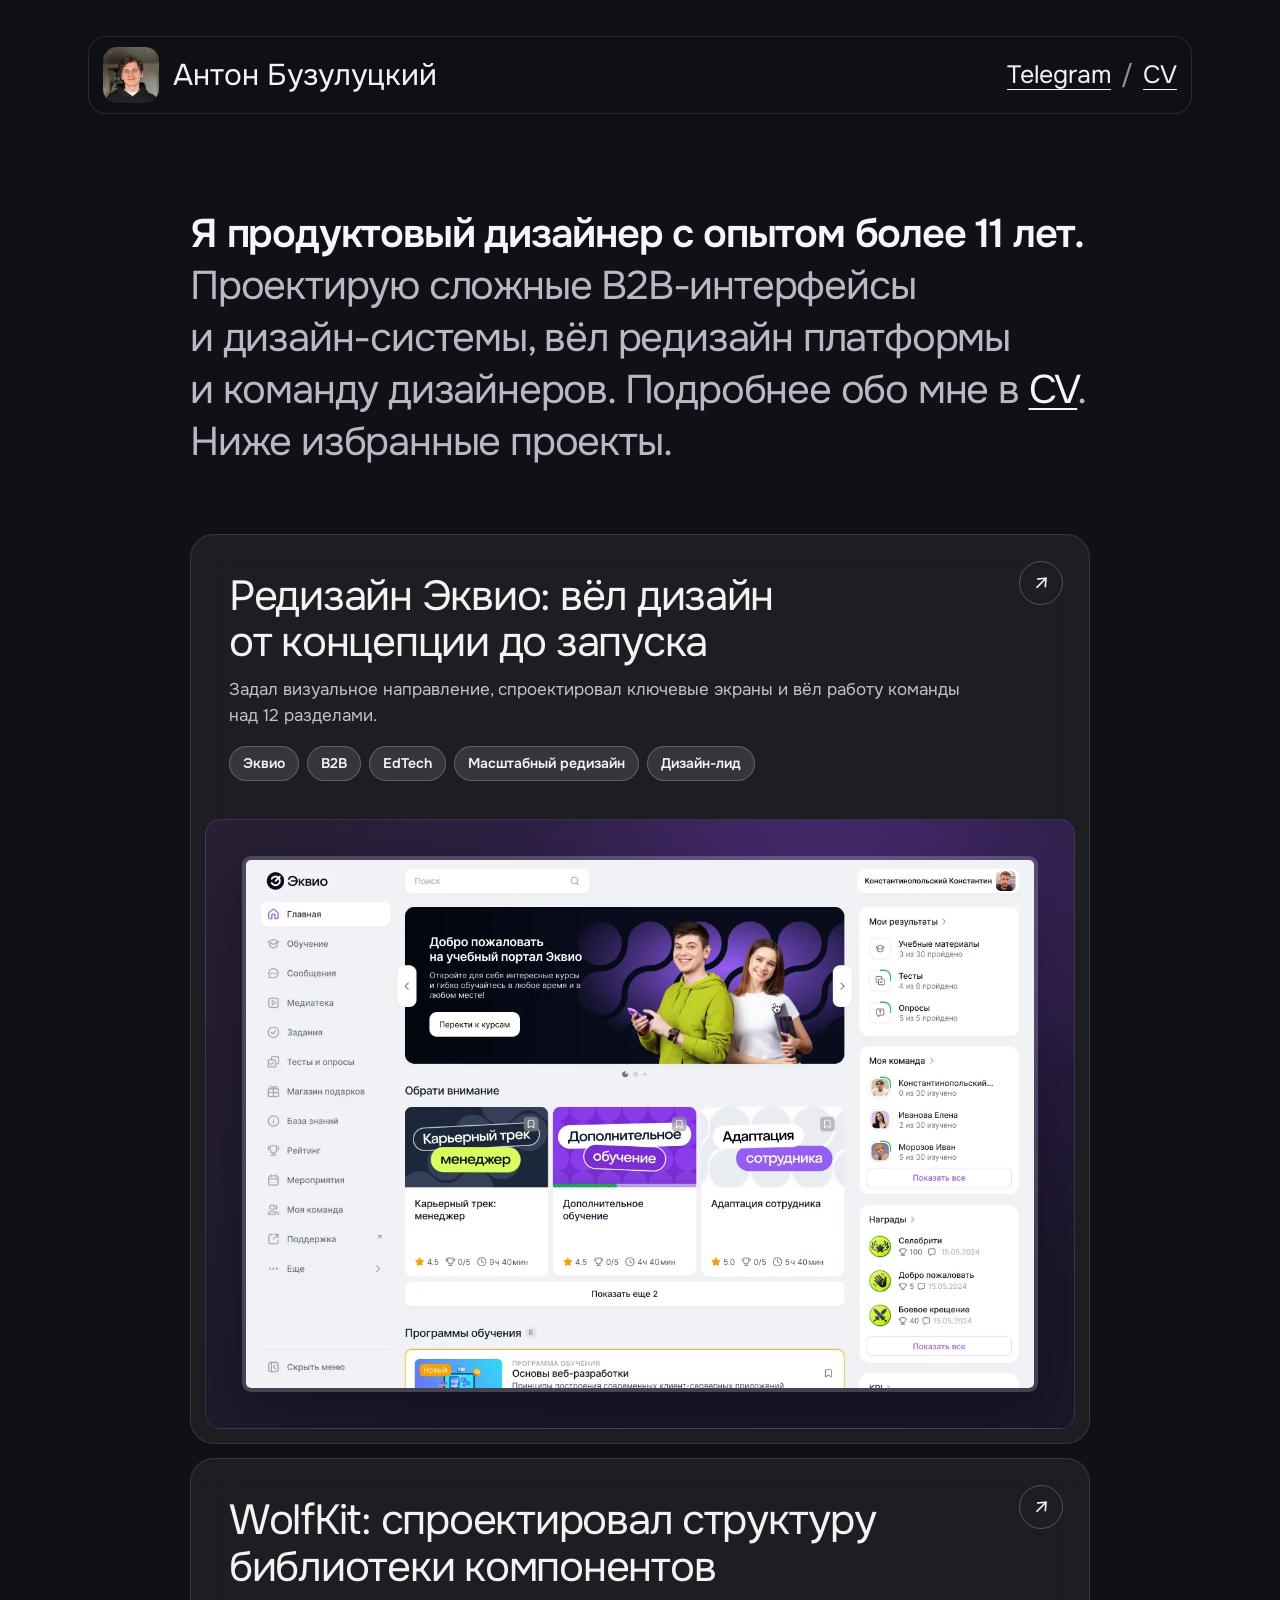
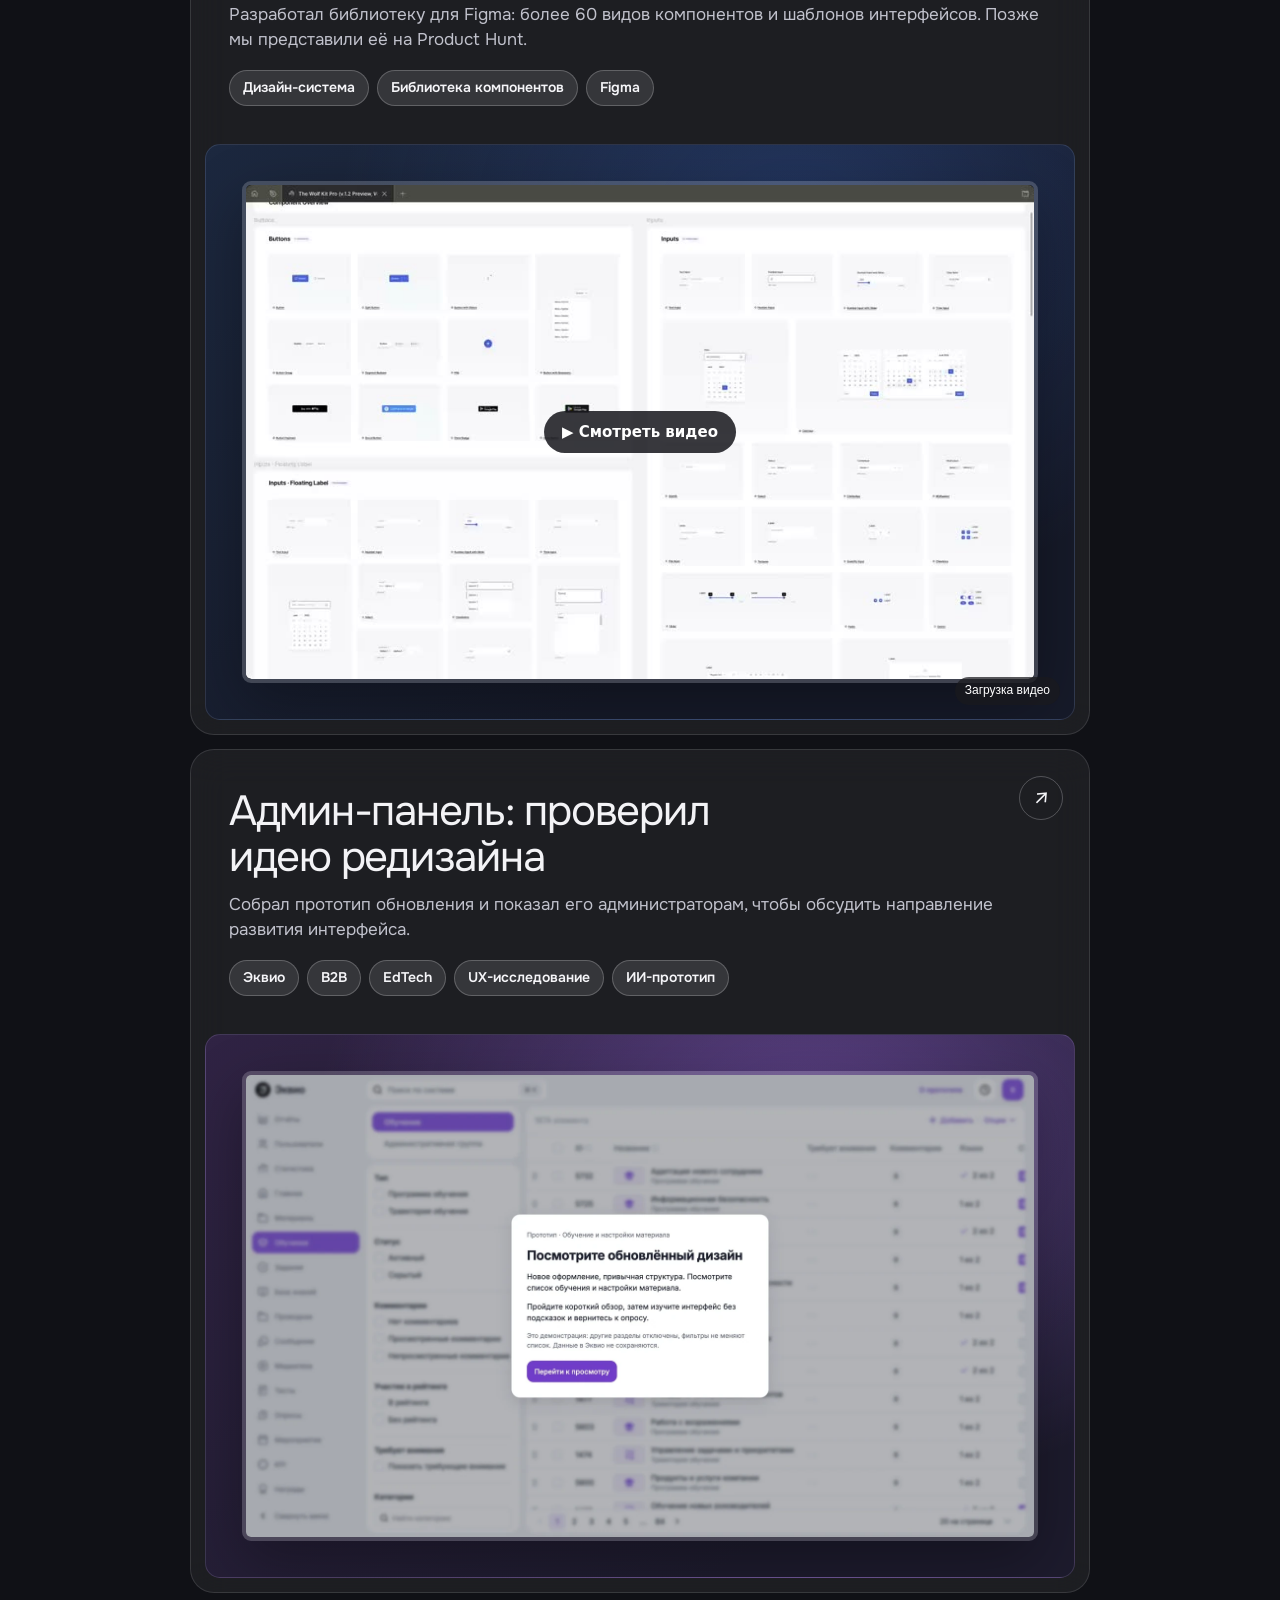
<file: index.html>
<!DOCTYPE html>

<html lang="ru">
<head><link rel="icon" type="image/png" sizes="128x128" href="../assets/favicon.png"><base href="concept-experience/">
<meta charset="utf-8"/><meta content="width=device-width,initial-scale=1" name="viewport"/><meta content="dark" name="color-scheme"/>
<title>Антон Бузулуцкий: портфолио</title>
<style>
@font-face{font-family:PortfolioDisplay;src:url('../assets/fonts/InterDisplay-Regular.woff2') format('woff2');font-weight:400;font-display:swap}@font-face{font-family:PortfolioDisplay;src:url('../assets/fonts/InterDisplay-Medium.woff2') format('woff2');font-weight:500;font-display:swap}@font-face{font-family:PortfolioText;src:url('../assets/fonts/Inter-Regular.woff2') format('woff2');font-weight:400;font-display:swap}@font-face{font-family:PortfolioText;src:url('../assets/fonts/Inter-SemiBold.woff2') format('woff2');font-weight:600;font-display:swap}
*{box-sizing:border-box}html{background:#08090d}body{margin:0;color:#f4f4f7;background:#08090d;font:16px/1.55 PortfolioText,-apple-system,BlinkMacSystemFont,'Segoe UI',sans-serif;-webkit-font-smoothing:antialiased}a{color:inherit}a:focus-visible{outline:2px solid #a8c2ff;outline-offset:5px}h1,h2,h3,p{margin:0}h1,h2,h3{font-family:PortfolioDisplay,-apple-system,sans-serif;font-weight:500;letter-spacing:-.035em}h1{text-wrap:balance}main{position:relative;overflow:hidden;isolation:isolate}main:before{content:'';position:absolute;z-index:-1;top:0;left:0;right:0;height:1150px;pointer-events:none;background:radial-gradient(ellipse 75% 56% at var(--glow-x,72%) var(--glow-y,-7%),rgba(46,98,205,.48),rgba(29,60,129,.18) 39%,transparent 75%),radial-gradient(ellipse at 10% 65%,rgba(26,43,86,.2),transparent 48%);transition:background-position .7s ease-out}.shell{width:min(100% - 80px,1160px);margin:0 auto}.top{display:flex;align-items:center;justify-content:space-between;padding-top:38px;gap:20px}.identity{display:flex;gap:12px;align-items:center;font-size:15px}.identity img{width:38px;height:38px;border-radius:50%;object-fit:cover}.contacts{display:flex;gap:24px;align-items:center;font-size:14px;color:#d1d3df}.contacts a{text-decoration:none}.contacts a:hover{color:#fff}.hero{padding:clamp(105px,13vw,170px) 0 clamp(90px,10vw,140px);max-width:830px}.hero h1{font-size:clamp(43px,6.6vw,78px);line-height:1.06}.hero .intro{font-size:clamp(19px,2.2vw,24px);line-height:1.45;color:#b6b9c6;max-width:720px;margin-top:24px}.hero .secondary{font-size:16px;color:#9296a5;margin-top:20px}.section-title{font-size:clamp(25px,3vw,36px);line-height:1.15}.projects{padding-bottom:90px}.projects-list{margin-top:32px;display:grid;gap:18px}.project{display:grid;grid-template-columns:minmax(240px,.8fr) minmax(0,1.2fr);min-height:350px;overflow:hidden;border:1px solid rgba(255,255,255,.12);border-radius:20px;background:rgba(255,255,255,.045);backdrop-filter:blur(18px);-webkit-backdrop-filter:blur(18px)}.project-info{padding:clamp(26px,3.6vw,48px);display:flex;flex-direction:column;align-items:flex-start}.project h3{font-size:clamp(26px,2.8vw,35px);line-height:1.15;max-width:390px}.project p{color:#afb3c1;font-size:16px;line-height:1.55;margin-top:15px;max-width:380px}.project-link{display:inline-flex;gap:12px;align-items:center;margin-top:auto;padding-top:30px;font-size:15px;text-decoration:none;color:#eef2ff}.project-link span{font-size:19px;transition:transform .2s}.project-link:hover span{transform:translate(3px,-3px)}.project-visual{padding:25px 0 25px 25px;display:flex;align-items:center;overflow:hidden;background:rgba(6,10,22,.28)}.project-visual img,.project-visual video{display:block;width:100%;height:auto;max-height:420px;object-fit:cover;object-position:top left;border-radius:10px 0 0 10px}.project-visual.wolf{background:rgba(235,239,247,.08)}.project-visual.wolf video{object-position:center}.about{padding:42px 0 95px;border-top:1px solid rgba(255,255,255,.12);display:grid;grid-template-columns:1fr 2fr;gap:40px}.about-content{max-width:700px}.about-content>p{font-size:18px;line-height:1.55;color:#b8bbc8}.timeline{margin-top:35px}.period{display:grid;grid-template-columns:125px 1fr;gap:20px;padding:18px 0;border-top:1px solid rgba(255,255,255,.1)}.period time{font-size:14px;color:#999eaf}.period p{font-size:15px;color:#b8bbc8}.period strong{color:#f0f1f4;font-weight:600}footer{border-top:1px solid rgba(255,255,255,.1);padding:25px 0 40px;color:#83899a;font-size:13px}@media(max-width:700px){.shell{width:calc(100% - 40px)}.top{padding-top:22px;align-items:flex-start}.identity{font-size:14px}.identity img{width:34px;height:34px}.contacts{gap:15px;font-size:13px}.hero{padding:90px 0 88px}.hero h1{font-size:clamp(39px,10vw,58px)}.hero .intro{font-size:19px}.project{grid-template-columns:1fr}.project-info{min-height:245px;padding:26px}.project-visual{padding:18px 0 18px 18px}.project-visual img,.project-visual video{max-height:none}.projects{padding-bottom:65px}.about{grid-template-columns:1fr;gap:24px;padding:35px 0 65px}.period{grid-template-columns:1fr;gap:5px}.about-content>p{font-size:17px}}@media(prefers-reduced-motion:reduce){*,*::before,*::after{scroll-behavior:auto!important;transition:none!important}}
</style>
<style>
.hero{max-width:830px;margin:clamp(80px,10vw,130px) 0 95px;padding:clamp(28px,5vw,58px);border:1px solid rgba(255,255,255,.13);border-radius:30px;background:rgba(255,255,255,.055);backdrop-filter:blur(20px);-webkit-backdrop-filter:blur(20px)}
.hero h1{font-size:clamp(42px,5.7vw,70px)}.projects-list{gap:24px;max-width:1000px}.project{display:flex;flex-direction:column;min-height:0;border-radius:28px;background:rgba(255,255,255,.055)}.project-info{padding:clamp(28px,4vw,52px)}.project h3{max-width:780px;font-size:clamp(38px,4.3vw,56px);line-height:1.08}.project p{font-size:clamp(18px,1.9vw,21px);max-width:710px;margin-top:20px}.project-link{margin-top:6px;padding-top:26px;font-size:16px}.project-visual{margin:0 clamp(14px,2.8vw,30px) clamp(14px,2.8vw,30px);padding:clamp(20px,4vw,54px);border-radius:18px;background:radial-gradient(ellipse at 70% 15%,rgba(114,70,168,.38),transparent 55%),linear-gradient(145deg,#2f2441,#1b172a 70%);border:1px solid rgba(216,198,255,.14);justify-content:center}.project-visual img,.project-visual video{width:100%;max-height:none;object-fit:contain;object-position:center;border:5px solid rgba(255,255,255,.18);border-radius:12px;box-shadow:0 20px 60px rgba(0,0,0,.3)}.project-visual.wolf{background:radial-gradient(ellipse at 68% 15%,rgba(57,100,192,.32),transparent 55%),linear-gradient(145deg,#1c283f,#161a29 70%);border-color:rgba(190,208,255,.14)}.about{border:1px solid rgba(255,255,255,.1);border-radius:28px;background:rgba(255,255,255,.04);padding:clamp(28px,4vw,48px);margin-bottom:70px}.about .section-title{font-size:clamp(32px,3.5vw,46px)}
@media(max-width:700px){.hero{margin:75px 0 75px;padding:26px 22px;border-radius:22px}.hero h1{font-size:clamp(37px,9vw,53px)}.project{border-radius:22px}.project-info{min-height:0;padding:28px 24px}.project h3{font-size:clamp(32px,8vw,42px)}.project p{font-size:17px}.project-visual{margin:0 12px 12px;padding:18px;border-radius:14px}.project-visual img,.project-visual video{border-width:3px;border-radius:8px}.about{padding:26px 22px;border-radius:22px;margin-bottom:50px}}
</style><style>
html,body{background:#101116;color:#f3f3f6}main.chat-main{position:static;overflow:visible;isolation:auto;width:min(100%,820px);margin:auto;padding:58px 24px 80px}main.chat-main:before{display:none}.conversation{margin-left:86px;max-width:660px;display:flex;flex-direction:column;align-items:flex-start;gap:10px}.row{position:relative;width:100%}.avatar{position:absolute;left:-86px;top:0;width:68px;height:68px;object-fit:cover;border-radius:23px}.bubble{width:100%;padding:22px 24px;border:1px solid rgba(255,255,255,.12);border-radius:24px;background:rgba(255,255,255,.055);backdrop-filter:blur(18px);-webkit-backdrop-filter:blur(18px)}.bubble p,.bubble h1,.bubble h2{margin:0}.bubble p+p{margin-top:12px}.hello{background:rgba(255,255,255,.07)}.hello h1{font-size:27px;line-height:1.25;letter-spacing:-.035em}.hello p{font-size:19px;line-height:1.45;color:#d4d5dd}.hello h1+p{margin-top:12px}.actions{display:flex;flex-wrap:wrap;gap:18px;margin-top:18px}.actions a{color:#f3f3f6;text-decoration:underline;text-underline-offset:4px;font-size:15px;font-weight:600}.lead{margin-top:22px;padding:16px 21px;width:auto}.lead p{font-size:16px}.conversation .project{display:block;padding:0;min-height:0;overflow:hidden;border-radius:24px}.project-body{padding:21px 24px 19px}.conversation .project h2{font-size:23px;line-height:1.25;letter-spacing:-.03em}.conversation .project p{margin-top:8px;color:#c1c2cc;font-size:16px;line-height:1.48}.conversation .project-link{display:inline-block;margin-top:13px;padding:0;font-size:15px;text-decoration:underline;text-underline-offset:4px;color:#f4f4f7}.conversation .project-visual{margin:0 13px 13px;padding:25px;border-radius:15px}.conversation .project-visual img,.conversation .project-visual video{width:100%;height:auto;max-height:none;object-fit:contain;border:4px solid rgba(255,255,255,.18);border-radius:9px}.timeline{padding:22px 24px}.timeline h2{font-size:21px;margin-bottom:15px}.conversation .period{display:grid;grid-template-columns:100px 1fr;gap:16px;padding:14px 0;border-top:1px solid rgba(255,255,255,.12)}.conversation .period time{font-size:14px;color:#a9adba}.conversation .period p{font-size:15px;line-height:1.5;color:#d0d1d8}.conversation footer{margin:20px 0 0;padding:0;border:0;color:#9396a4;font-size:13px}
@media(max-width:600px){main.chat-main{width:100%;padding:26px 14px 55px}.conversation{margin-left:48px;gap:8px}.avatar{left:-48px;width:38px;height:38px;border-radius:13px}.bubble{border-radius:19px;padding:18px}.hello h1{font-size:22px}.hello p{font-size:17px}.conversation .project{border-radius:19px}.project-body{padding:18px}.conversation .project h2{font-size:21px}.conversation .project-visual{margin:0 8px 8px;padding:16px;border-radius:12px}.lead{padding:13px 16px}.conversation .period{grid-template-columns:1fr;gap:3px}}
</style><style>main.chat-main{padding-top:40px;padding-bottom:60px}.conversation{gap:8px}.bubble{padding:19px 21px}.project-body{padding:18px 21px 16px}.conversation .project-visual{margin:0 10px 10px;padding:18px}.timeline-intro{margin-top:10px}.timeline{padding:19px 21px}.conversation .period{padding:11px 0}.conversation footer{margin-top:12px}@media(max-width:600px){main.chat-main{padding-top:20px;padding-bottom:44px}.conversation{gap:7px}.bubble{padding:16px}.project-body{padding:16px}.conversation .project-visual{margin:0 7px 7px;padding:12px}.timeline-intro{padding:12px 15px}.timeline{padding:16px}}</style><style>
main.chat-main{width:min(100%,1160px);padding:36px 28px 70px}.home-top{display:flex;justify-content:space-between;align-items:center;gap:20px}.home-person{display:flex;align-items:center;gap:12px;font-size:16px}.home-person img{width:40px;height:40px;object-fit:cover;border-radius:50%}.home-contacts{display:flex;gap:26px;align-items:center;font-size:15px}.home-contacts a{color:#eee;text-decoration:none}.home-contacts a:hover{text-decoration:underline;text-underline-offset:4px}.conversation{margin:0 auto;max-width:900px;gap:14px}.home-intro{width:100%;padding:clamp(70px,9vw,115px) 0 clamp(38px,5vw,64px)}.home-intro h1{font-size:clamp(38px,5vw,62px);line-height:1.08;letter-spacing:-.035em}.home-intro p{max-width:700px;margin:18px 0 0;color:#bcbecb;font-size:clamp(18px,2vw,22px);line-height:1.45}.conversation .project{border-radius:24px}.project-body{padding:clamp(24px,3vw,38px)}.conversation .project h2{font-size:clamp(29px,3.4vw,42px);line-height:1.1}.conversation .project p{font-size:17px;max-width:640px;margin-top:12px}.conversation .project-link{margin-top:20px}.conversation .project-visual{margin:0 14px 14px;padding:clamp(22px,3vw,36px)}.timeline-intro{display:none}.timeline{margin-top:28px}.conversation footer{margin-top:12px}
@media(max-width:600px){main.chat-main{padding:22px 20px 50px}.home-person{font-size:14px;gap:9px}.home-person img{width:34px;height:34px}.home-contacts{font-size:14px;gap:16px}.conversation{margin:0;gap:10px}.home-intro{padding:75px 0 38px}.home-intro h1{font-size:38px}.home-intro p{font-size:17px;margin-top:14px}.project-body{padding:23px 20px}.conversation .project h2{font-size:29px}.conversation .project p{font-size:16px}.conversation .project-visual{margin:0 8px 8px;padding:16px}.timeline{margin-top:16px}}
</style><link href="../assets/portfolio-header.css" rel="stylesheet"/><style>.conversation{padding-top:64px}@media(max-width:600px){.conversation{padding-top:48px}}</style><link href="../assets/portfolio-typography.css" rel="stylesheet"/><style>
.conversation .project h2{text-wrap:balance;overflow-wrap:normal}.conversation .project p{max-width:660px;text-wrap:pretty}.conversation .project-link{display:flex;align-items:center;justify-content:space-between;gap:24px;width:100%;min-height:72px;margin-top:28px;padding:18px 24px;border:1px solid rgba(255,255,255,.9);border-radius:14px;background:#f5f5f8;color:#171820;font-size:clamp(18px,2vw,22px);font-weight:600;line-height:1.2;text-decoration:none;transition:background .2s,transform .2s}.conversation .project-link:hover{background:#ded8ff;transform:translateY(-2px)}.conversation .project-link:focus-visible{outline:3px solid #a6bfff;outline-offset:4px}.conversation .home-button-arrow{font-size:28px;font-weight:400;line-height:1}.project-body{padding-bottom:clamp(24px,3vw,38px)}@media(max-width:600px){.conversation .project-link{min-height:64px;margin-top:22px;padding:16px 18px;font-size:18px}.conversation .home-button-arrow{font-size:24px}.project-body{padding-bottom:22px}}@media(prefers-reduced-motion:reduce){.conversation .project-link{transition:none}}
</style><style>.conversation .project-visual{margin-bottom:8px}.conversation .project>.project-link{display:flex;align-items:center;justify-content:space-between;width:calc(100% - 28px);margin:0 14px 14px;padding:20px 28px;min-height:74px;border-radius:999px;box-sizing:border-box}.conversation .project-body{padding-bottom:clamp(24px,3vw,38px)}@media(max-width:600px){.conversation .project-visual{margin-bottom:7px}.conversation .project>.project-link{width:calc(100% - 16px);margin:0 8px 8px;padding:17px 22px;min-height:64px}.conversation .project-body{padding-bottom:22px}}</style><style>.conversation .project>.project-link{justify-content:center;min-height:60px;background:rgba(255,255,255,.06);border:1px solid rgba(255,255,255,.2);color:#f4f4f7;font-size:16px;font-weight:400}.conversation .project>.project-link:hover{background:rgba(255,255,255,.13);transform:none}@media(max-width:600px){.conversation .project>.project-link{min-height:56px;font-size:16px}}</style><style>.conversation .project{position:relative;cursor:pointer;transition:border-color .2s,background .2s}.conversation .project-title-link{color:inherit;text-decoration:underline;text-decoration-thickness:1px;text-underline-offset:7px}.conversation .project-title-link:after{content:"";position:absolute;inset:0;z-index:2}.conversation .project:hover{border-color:rgba(255,255,255,.42);background:rgba(255,255,255,.095)}.conversation .project:focus-within{outline:2px solid #a6bfff;outline-offset:4px}.conversation .project-title-link:focus-visible{outline:none}.conversation .project-visual{margin-bottom:14px}@media(max-width:600px){.conversation .project-visual{margin-bottom:8px}}@media(prefers-reduced-motion:reduce){.conversation .project{transition:none}}</style><style>.conversation .project-body{padding-right:86px}.conversation .project-title-link{text-decoration:none}.project-corner-arrow{position:absolute;top:26px;right:26px;display:grid;place-items:center;width:44px;height:44px;border:1px solid rgba(255,255,255,.24);border-radius:50%;color:#f4f4f7;font-size:22px;line-height:1;pointer-events:none;transition:transform .25s ease,background .25s ease,border-color .25s ease}.conversation .project:hover .project-corner-arrow,.conversation .project:focus-within .project-corner-arrow{transform:translate(3px,-4px);background:rgba(255,255,255,.12);border-color:rgba(255,255,255,.5)}@media(max-width:600px){.conversation .project-body{padding-right:64px}.project-corner-arrow{top:18px;right:18px;width:36px;height:36px;font-size:19px}}@media(prefers-reduced-motion:reduce){.project-corner-arrow{transition:none}.conversation .project:hover .project-corner-arrow,.conversation .project:focus-within .project-corner-arrow{transform:none}}</style><style>@property --card-glow-x{syntax:"<percentage>";inherits:true;initial-value:72%}@property --card-glow-y{syntax:"<percentage>";inherits:true;initial-value:15%}.conversation .project-redesign{--card-glow-x:72%;--card-glow-y:15%;transition:--card-glow-x 650ms ease-out,--card-glow-y 650ms ease-out,border-color .2s,background .2s}.conversation .project-redesign .project-visual{background:radial-gradient(ellipse 85% 85% at var(--card-glow-x) var(--card-glow-y),rgba(112,61,182,.58),rgba(72,39,119,.24) 45%,transparent 78%),linear-gradient(145deg,#292036,#1b172a 72%)}@media(prefers-reduced-motion:reduce){.conversation .project-redesign{transition:none}}</style><style>.experience-note{width:100%;padding:26px 0 14px;color:#c1c2cc;font-size:17px;line-height:1.55}.experience-note p{margin:0}.experience-note a{color:#f4f4f7;text-decoration:underline;text-underline-offset:4px}.experience-note a:hover{color:#bbcaff}@media(max-width:600px){.experience-note{padding:20px 0 10px;font-size:16px}}</style><style>.portfolio-intro{width:100%;padding:22px 0 40px;color:#f4f4f7}.portfolio-intro h1,.portfolio-intro p{margin:0;max-width:850px;font-family:PortfolioOnest,-apple-system,BlinkMacSystemFont,'Segoe UI',sans-serif;font-weight:400;font-size:clamp(30px,4vw,46px);line-height:1.22;letter-spacing:-.035em}.portfolio-intro p{margin-top:18px;color:#c4c5d0}.portfolio-intro a{color:#f4f4f7;text-decoration:underline;text-decoration-thickness:1px;text-underline-offset:6px}.portfolio-intro a:hover{color:#bbcaff}@media(max-width:600px){.portfolio-intro{padding:12px 0 28px}.portfolio-intro h1,.portfolio-intro p{font-size:clamp(25px,7vw,34px);line-height:1.25}.portfolio-intro p{margin-top:14px}}</style><style>.portfolio-intro{width:min(calc(100vw - 56px),1104px);max-width:none;margin-left:50%;transform:translateX(-50%);padding:30px 0 52px}.portfolio-intro h1{max-width:none;font-size:clamp(37px,4.6vw,58px);line-height:1.18;letter-spacing:-.035em;text-wrap:pretty}.portfolio-intro strong{font-weight:600;color:#fff}.portfolio-intro .intro-keep{white-space:nowrap}@media(max-width:600px){.portfolio-intro{width:calc(100vw - 40px);padding:12px 0 32px}.portfolio-intro h1{font-size:clamp(28px,7.5vw,40px);line-height:1.22}}@media(max-width:330px){.portfolio-intro .intro-keep{white-space:normal}}</style><style>.portfolio-intro{width:100%;margin-left:0;transform:none}@media(max-width:600px){.portfolio-intro{width:100%;margin-left:0;transform:none}}</style><style>.portfolio-intro h1{font-size:clamp(36px,4.35vw,54px);line-height:1.23;letter-spacing:-.035em;font-weight:400;text-wrap:pretty;overflow-wrap:normal;hyphens:none}.portfolio-intro .intro-lead{font-weight:600;color:#f6f6f8}.portfolio-intro .intro-body{font-weight:400;color:#b8b9c5}.portfolio-intro .intro-phrase{white-space:nowrap}.portfolio-intro a{color:#f6f6f8;text-decoration-thickness:2px;text-underline-offset:.12em}@media(max-width:600px){.portfolio-intro h1{font-size:clamp(27px,7.2vw,38px);line-height:1.26;letter-spacing:-.03em}}@media(max-width:350px){.portfolio-intro .intro-phrase{white-space:normal}}</style><style>.portfolio-intro h1{font-size:clamp(29px,3.2vw,40px);line-height:1.3;letter-spacing:-.03em}.home-project-tags{display:flex;align-items:center;flex-wrap:wrap;gap:8px;margin:0 0 16px}.home-project-tags span{display:inline-flex;align-items:center;padding:6px 10px;border:1px solid rgba(255,255,255,.14);border-radius:999px;background:rgba(255,255,255,.055);color:#d0d1dc;font-size:13px;line-height:1.3;font-weight:400;letter-spacing:0}@media(max-width:600px){.portfolio-intro h1{font-size:clamp(25px,6.5vw,31px);line-height:1.3}.home-project-tags{gap:6px;margin-bottom:14px}.home-project-tags span{font-size:12px;padding:5px 9px}}</style><style>.home-project-tags{gap:8px;margin-bottom:18px}.home-project-tags span{padding:8px 13px;border:1px solid rgba(255,255,255,.22);background:rgba(255,255,255,.11);color:#f5f5f8;font-size:14px;font-weight:600;line-height:1.25}.home-top{position:sticky;top:12px;z-index:50;padding:10px 14px;border:1px solid rgba(255,255,255,.11);border-radius:18px;background:rgba(16,17,22,.85);backdrop-filter:blur(20px);-webkit-backdrop-filter:blur(20px)}@media(max-width:600px){.home-project-tags span{font-size:13px;padding:7px 11px}.home-top{top:8px;padding:8px 10px;border-radius:15px}}</style><style>.portfolio-intro h1{width:100%;max-width:none}.home-top{left:auto;right:auto;transform:none;width:100%;max-width:none;box-sizing:border-box}@media(max-width:600px){.home-top{left:auto;right:auto;transform:none;width:100%}}</style><style>.portfolio-intro .intro-experience{white-space:nowrap}.portfolio-intro h1{width:100%;max-width:none;text-wrap:pretty}@media(max-width:330px){.portfolio-intro .intro-experience{white-space:normal}}</style><style>.conversation .project .project-body{padding-right:clamp(24px,3vw,38px)}.conversation .project h2,.conversation .project p{width:100%;max-width:none}.home-project-tags{padding-right:60px}@media(max-width:600px){.conversation .project .project-body{padding-right:20px}.home-project-tags{padding-right:45px}}</style><style>.project-cover-placeholder{margin:0 14px 14px;aspect-ratio:16/9;border-radius:15px;background:#3b3d45}.conversation .project-coming{cursor:default}.conversation .project-coming:hover{border-color:rgba(255,255,255,.12);background:rgba(255,255,255,.055)}.conversation .project .coming-label{margin-top:18px;color:#aeb1bf;font-size:14px}@media(max-width:600px){.project-cover-placeholder{margin:0 8px 8px;border-radius:12px}}</style><style>.home-project-tags{margin:18px 0 0;padding-right:0}.conversation .project h2{padding-right:56px}@media(max-width:600px){.home-project-tags{margin:14px 0 0;padding-right:0}.conversation .project h2{padding-right:44px}}</style><style>.conversation .project-visual.admin-cover{background:radial-gradient(ellipse at 70% 18%,rgba(153,104,223,.48),transparent 58%),linear-gradient(145deg,#302344,#1d1b2d 78%);border-color:rgba(217,195,255,.16)}.conversation .admin-cover img{object-fit:contain}</style><style>.video-loading-container{position:relative}.video-loading-indicator{position:absolute;right:14px;bottom:14px;padding:6px 10px;border-radius:999px;background:rgba(25,25,30,.72);color:#fff;font:12px/1.3 sans-serif;opacity:0;pointer-events:none;transition:opacity .2s}.video-loading-indicator.is-visible{opacity:1}</style><style>[hidden]{display:none!important}</style><style>img.media-image{transition:filter 700ms cubic-bezier(.22,1,.36,1)}img.media-pending{background:#f0f1f3 var(--media-preview) center / cover no-repeat;filter:blur(7px)}img.media-load-failed{background:#f0f1f3 var(--media-preview) center / cover no-repeat;color:#697180;object-fit:contain;filter:none}@media(prefers-reduced-motion:reduce){img.media-image{transition:none}}</style><style>.video-play-fallback{position:absolute;z-index:3;left:50%;top:50%;transform:translate(-50%,-50%);border:0;border-radius:999px;padding:12px 18px;background:rgba(24,24,30,.86);color:white;font:600 15px system-ui;cursor:pointer}.media-video-frame{position:relative}</style><script>if(/iPhone|iPod/.test(navigator.userAgent))document.documentElement.classList.add("iphone-static")</script><style>html.iphone-static video,html.iphone-static .video-loading-indicator{display:none!important}img.iphone-video-poster{display:block;width:100%;height:auto}.admin-interface-video .admin-video-frame img.iphone-video-poster{transform:scale(1.035)}</style></head>
<body><main class="chat-main"><header class="home-top"><div class="home-person"><img alt="" src="../assets/anton-portrait-small.webp" width="410" height="512" decoding="async" class="media-pending media-image" style="--media-preview:url([data-uri])"/><span>Антон Бузулуцкий</span></div><nav aria-label="Контакты" class="home-contacts"><a href="https://t.me/Buzulutskiy">Telegram</a><span aria-hidden="true" class="header-separator">/</span><a download="" href="../assets/anton-buzulutskiy-cv-updated.pdf?v=20261119-audit">CV</a></nav></header><div class="conversation"><section class="portfolio-intro"><h1><span class="intro-lead">Я продуктовый дизайнер с опытом более 11 лет.</span> <span class="intro-body">Проектирую сложные B2B-интерфейсы и <span class="intro-phrase">дизайн-системы</span>, вёл редизайн платформы и команду дизайнеров. Подробнее обо мне в <a download="" href="../assets/anton-buzulutskiy-cv-updated.pdf?v=20261119-audit">CV</a>. Ниже избранные проекты.</span></h1></section><article class="bubble project project-redesign"><div class="project-body"><h2><a class="project-title-link" href="../redesign-case/case-editorial.html?from=projects">Редизайн Эквио: вёл дизайн от концепции до запуска</a></h2><p>Задал визуальное направление, спроектировал ключевые экраны и вёл работу команды над 12 разделами.</p><div aria-label="Направления проекта" class="home-project-tags"><span>Эквио</span><span>B2B</span><span>EdTech</span><span>Масштабный редизайн</span><span>Дизайн-лид</span></div></div><div class="project-visual"><img alt="Обновлённая главная страница Эквио" loading="lazy" src="../redesign-case/images/home-desktop.webp" width="1280" height="858" decoding="async" class="media-pending media-image" style="--media-preview:url([data-uri])" srcset="../redesign-case/images/home-desktop-960.webp 960w, ../redesign-case/images/home-desktop.webp 1280w" sizes="(max-width: 700px) 50vw, 100vw"/></div><span aria-hidden="true" class="project-corner-arrow">↗</span></article><article class="bubble project"><div class="project-body"><h2><a class="project-title-link" href="../wolfkit-case/index.html?from=projects">WolfKit: спроектировал структуру библиотеки компонентов</a></h2><p>Разработал библиотеку для Figma: более 60 видов компонентов и шаблонов интерфейсов. Позже мы представили её на Product Hunt.</p><div aria-label="Направления проекта" class="home-project-tags"><span>Дизайн-система</span><span>Библиотека компонентов</span><span>Figma</span></div></div><div class="project-visual wolf"><video aria-label="Компоненты библиотеки WolfKit"  loop="" muted="" playsinline="" poster="../assets/wolfkit-poster.jpg" preload="none"><source src="../assets/wolfkit-preview.mp4" type="video/mp4"/></video></div><span aria-hidden="true" class="project-corner-arrow">↗</span></article><article class="bubble project project-placeholder"><div class="project-body"><h2><a class="project-title-link" href="../admin-case/index.html?from=projects">Админ-панель: проверил идею редизайна</a></h2><p>Собрал прототип обновления и показал его администраторам, чтобы обсудить направление развития интерфейса.</p><div aria-label="Направления проекта" class="home-project-tags"><span>Эквио</span><span>B2B</span><span>EdTech</span><span>UX-исследование</span><span>ИИ-прототип</span></div></div><div class="project-visual admin-cover"><img src="../admin-case/images/admin-cover.webp?v=3" alt="Прототип обновлённой админ-панели Эквио" loading="lazy" width="2940" height="1724" decoding="async" class="media-pending media-image" style="--media-preview:url([data-uri])" srcset="../admin-case/images/admin-cover-960.webp 960w, ../admin-case/images/admin-cover-1600.webp 1600w, ../admin-case/images/admin-cover.webp?v=3 2940w" sizes="(max-width: 700px) 50vw, 100vw"/></div><span aria-hidden="true" class="project-corner-arrow">↗</span></article><article hidden class="bubble project project-placeholder"><div class="project-body"><h2><a class="project-title-link" href="../calendar-case/index.html?from=projects">Календари: меньше шагов к подключению</a></h2><p>Вместо отдельных инструкций предложил более быстрый переход к подключению и подготовил техническое решение для разработчиков с помощью ИИ.</p><div aria-label="Направления проекта" class="home-project-tags"><span>Эквио</span><span>B2B</span><span>EdTech</span><span>Интеграции</span><span>UX-детали</span></div></div><div aria-hidden="true" class="project-cover-placeholder"></div><span aria-hidden="true" class="project-corner-arrow">↗</span></article><article hidden class="bubble project project-placeholder"><div class="project-body"><h2><a class="project-title-link" href="../audits-case/index.html?from=projects">Аудиты: спроектировал интерфейсы для проверок</a></h2><p>Продумал путь от настройки и проведения аудита до оценки результатов.</p><div aria-label="Направления проекта" class="home-project-tags"><span>Эквио</span><span>B2B</span><span>EdTech</span><span>Масштабная функция</span><span>Проектирование</span></div></div><div aria-hidden="true" class="project-cover-placeholder"></div><span aria-hidden="true" class="project-corner-arrow">↗</span></article></div></main><script>(()=>{const card=document.querySelector('.project-redesign');if(!card||!matchMedia('(hover: hover) and (pointer: fine)').matches||matchMedia('(prefers-reduced-motion: reduce)').matches)return;let frame=0;card.addEventListener('pointermove',event=>{const r=card.getBoundingClientRect();const x=Math.max(0,Math.min(1,(event.clientX-r.left)/r.width));const y=Math.max(0,Math.min(1,(event.clientY-r.top)/r.height));if(frame)cancelAnimationFrame(frame);frame=requestAnimationFrame(()=>{card.style.setProperty('--card-glow-x',(30+x*65).toFixed(1)+'%');card.style.setProperty('--card-glow-y',(5+y*55).toFixed(1)+'%');frame=0})});card.addEventListener('pointerleave',()=>{if(frame)cancelAnimationFrame(frame);card.style.removeProperty('--card-glow-x');card.style.removeProperty('--card-glow-y')})})();</script><script>(()=>{document.querySelectorAll('video[poster]').forEach(video=>{const parent=video.parentElement;parent.classList.add('video-loading-container');const badge=document.createElement('span');badge.className='video-loading-indicator';badge.textContent='Загрузка видео';badge.setAttribute('aria-hidden','true');parent.appendChild(badge);let timer=setTimeout(()=>{if(video.readyState<3)badge.classList.add('is-visible')},1200);const hide=()=>{clearTimeout(timer);badge.classList.remove('is-visible')};video.addEventListener('playing',hide);video.addEventListener('canplay',hide);video.addEventListener('error',()=>{hide();parent.style.backgroundImage='url("'+video.getAttribute('poster')+'")';parent.style.backgroundPosition='center';parent.style.backgroundSize='contain';parent.style.backgroundRepeat='no-repeat'});if(video.readyState>=3)hide()})})();</script><script>document.querySelectorAll("img.media-pending").forEach(function(img){function done(){requestAnimationFrame(function(){requestAnimationFrame(function(){img.classList.remove("media-pending")})})}function fail(){img.classList.remove("media-pending");img.classList.add("media-load-failed");if(!img.alt)img.alt="Изображение не загрузилось"}img.addEventListener("load",done);img.addEventListener("error",fail);if(img.complete && img.naturalWidth)done()})</script><script>(function(){var vv=window.visualViewport;function sharp(){if(vv&&vv.scale>1.01)document.querySelectorAll('img[srcset]').forEach(function(i){i.removeAttribute('srcset');i.removeAttribute('sizes')})}if(vv)vv.addEventListener('resize',sharp,{passive:true});var videos=document.querySelectorAll('video[preload=none]');videos.forEach(function(v){var parent=v.parentElement;parent.classList.add('media-video-frame');if(document.documentElement.classList.contains('iphone-static')){var poster=document.createElement('img');poster.className='iphone-video-poster';poster.src=v.getAttribute('poster');poster.alt=v.getAttribute('aria-label')||'';poster.width=1728;poster.height=1080;poster.loading='lazy';poster.decoding='async';parent.appendChild(poster);return}v.muted=true;v.defaultMuted=true;v.setAttribute('muted','');v.setAttribute('playsinline','');v.setAttribute('webkit-playsinline','');var source=v.querySelector('source');if(source&&matchMedia('(max-width: 700px)').matches){source.src=source.getAttribute('src').replace(/\.mp4(?:\?.*)?$/,'-mobile.mp4');v.load()}var b=document.createElement('button');b.type='button';b.className='video-play-fallback';b.textContent='▶ Смотреть видео';b.hidden=true;parent.appendChild(b);function play(){v.play().then(function(){b.hidden=true}).catch(function(){b.hidden=false})}b.addEventListener('click',function(){v.controls=true;v.load();play()});v.addEventListener('playing',function(){b.hidden=true});v.addEventListener('error',function(){b.hidden=false});if('IntersectionObserver' in window){var ob=new IntersectionObserver(function(es){es.forEach(function(e){if(e.isIntersecting)play();else v.pause()})},{rootMargin:'200px'});ob.observe(v)}else play()})})()</script></body></html>
</file>
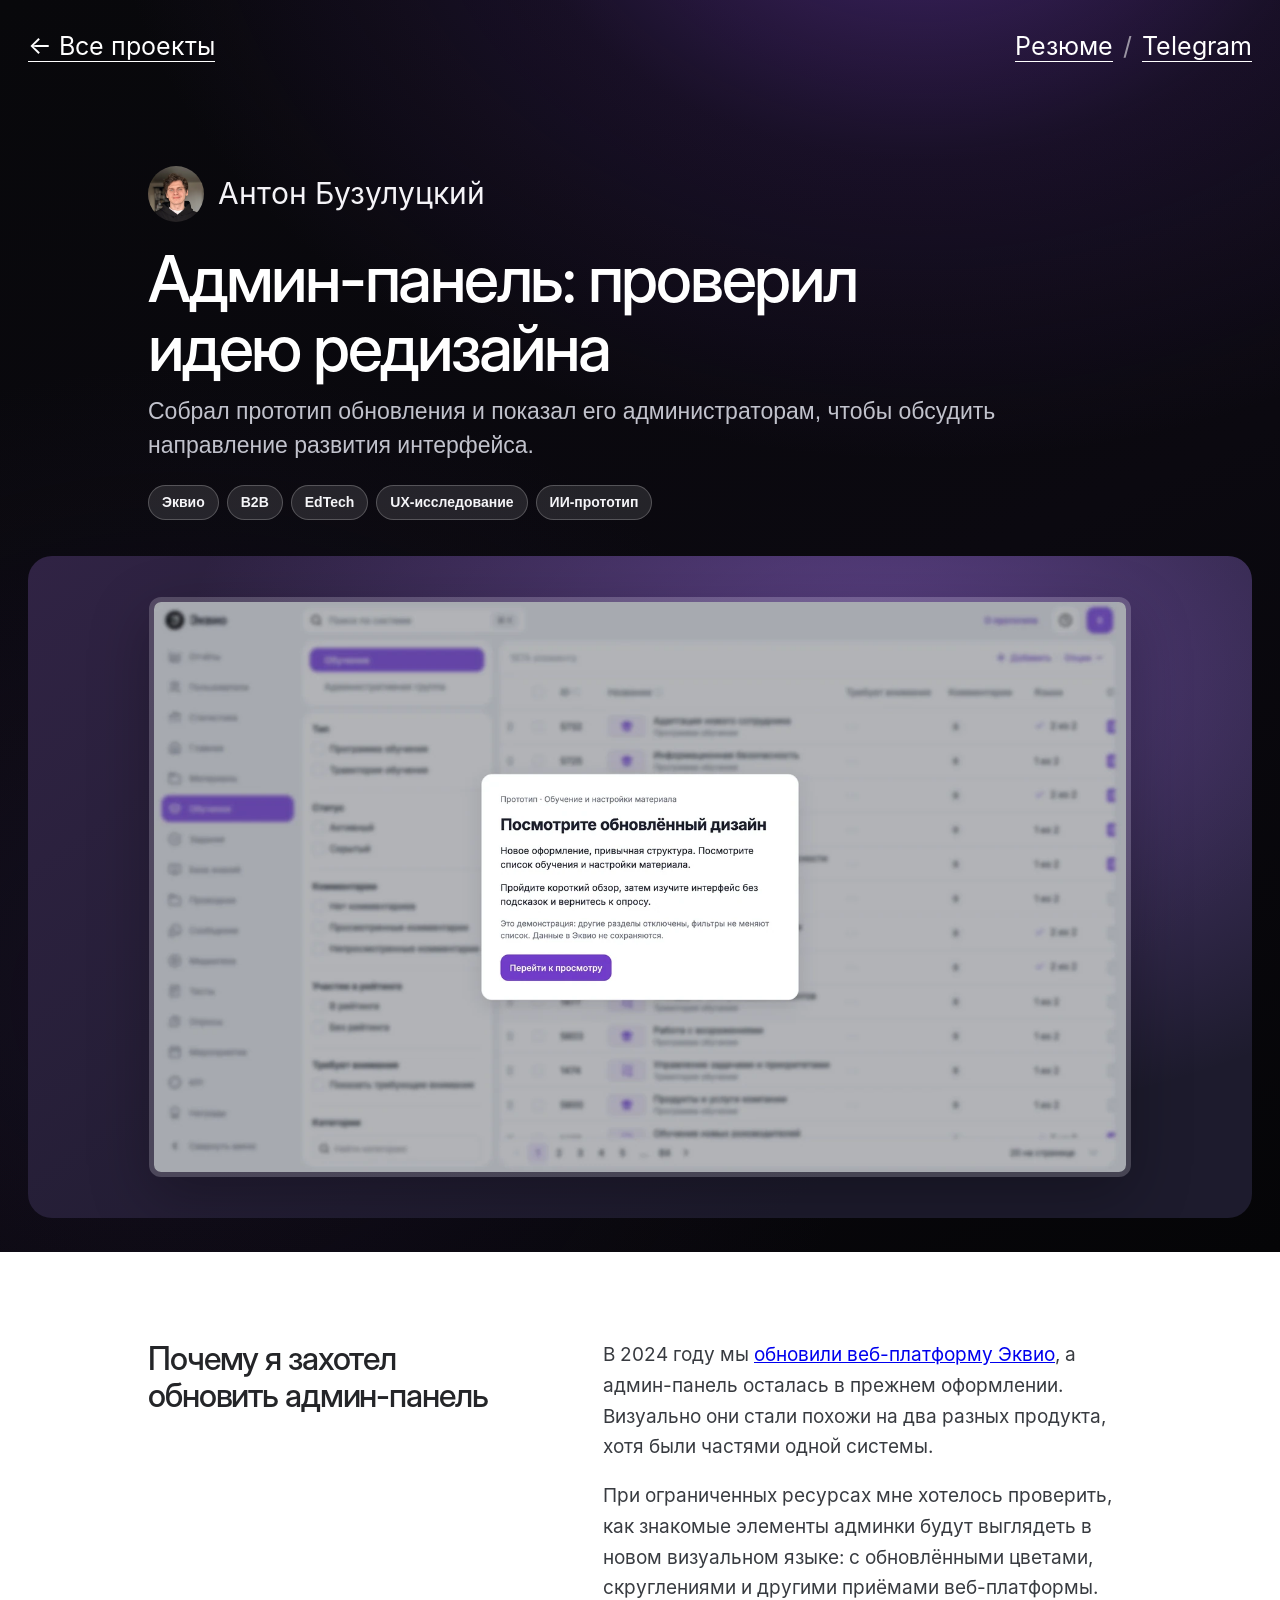
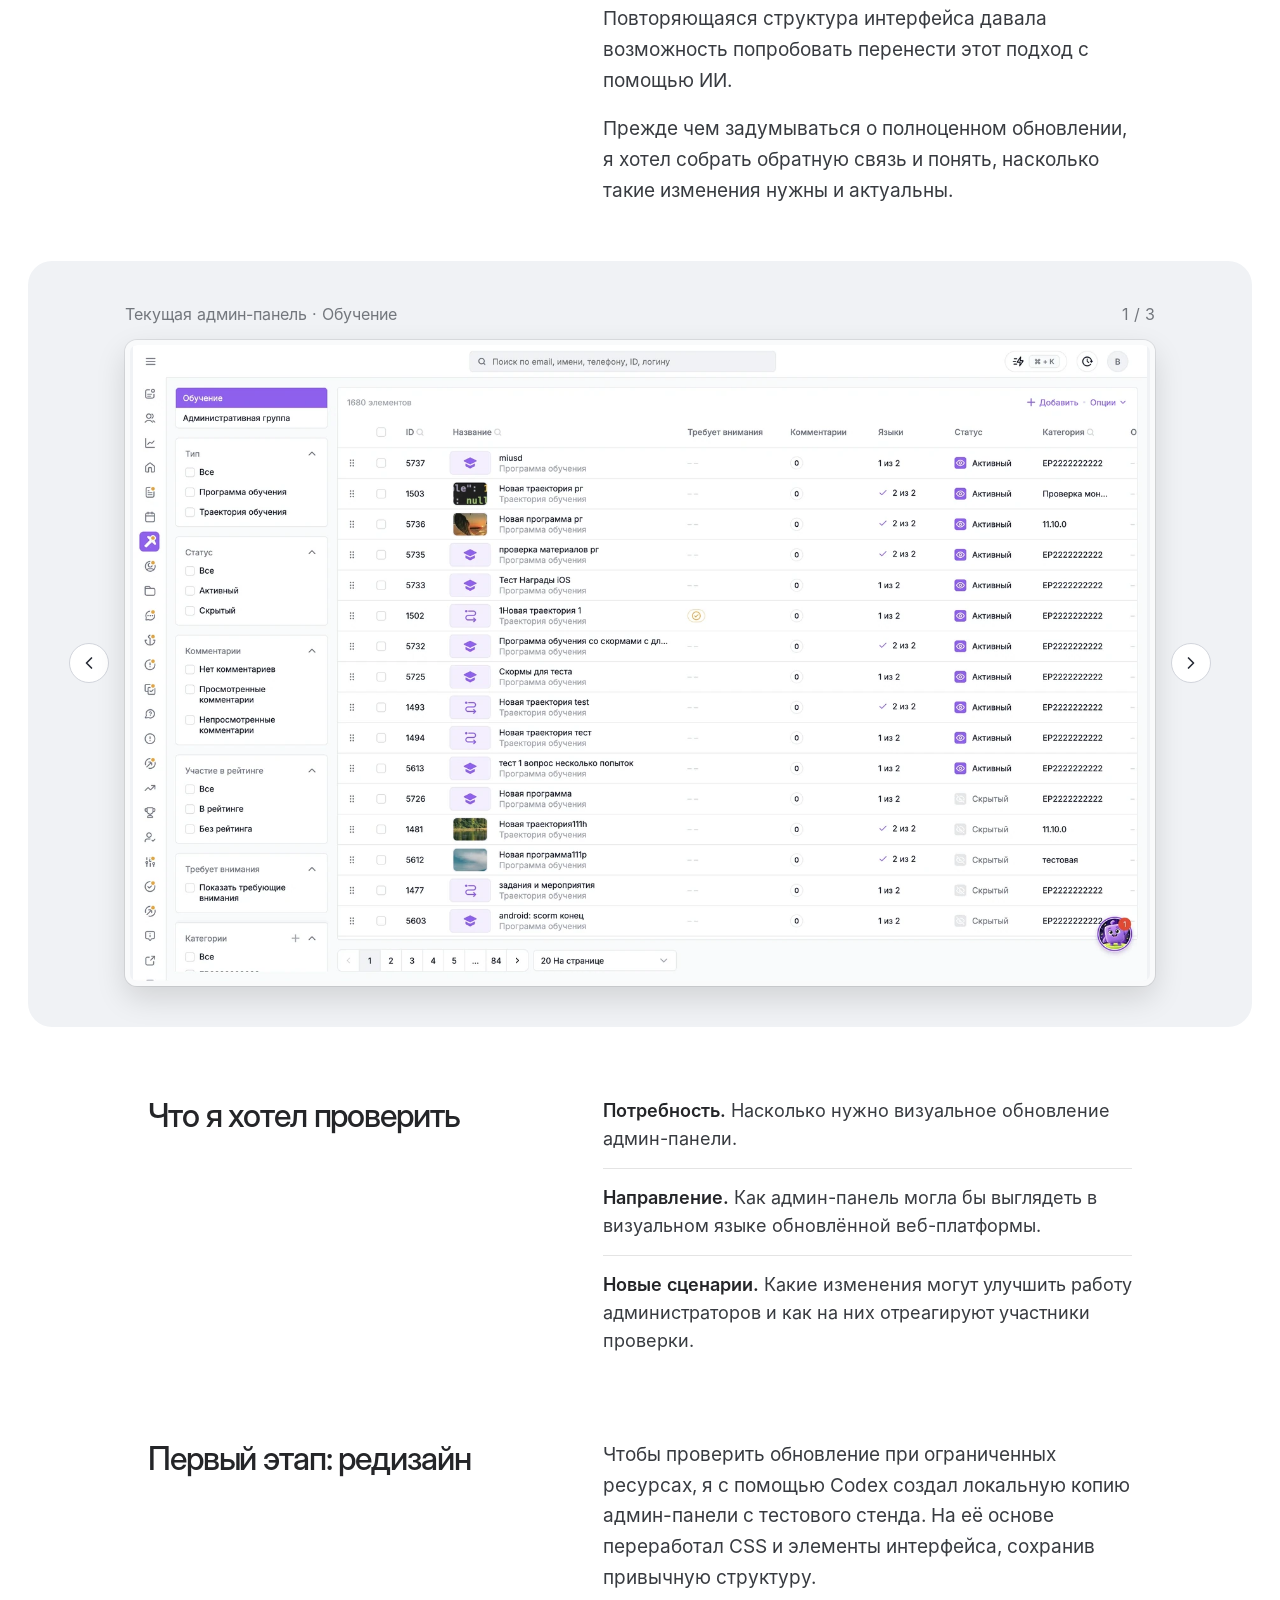
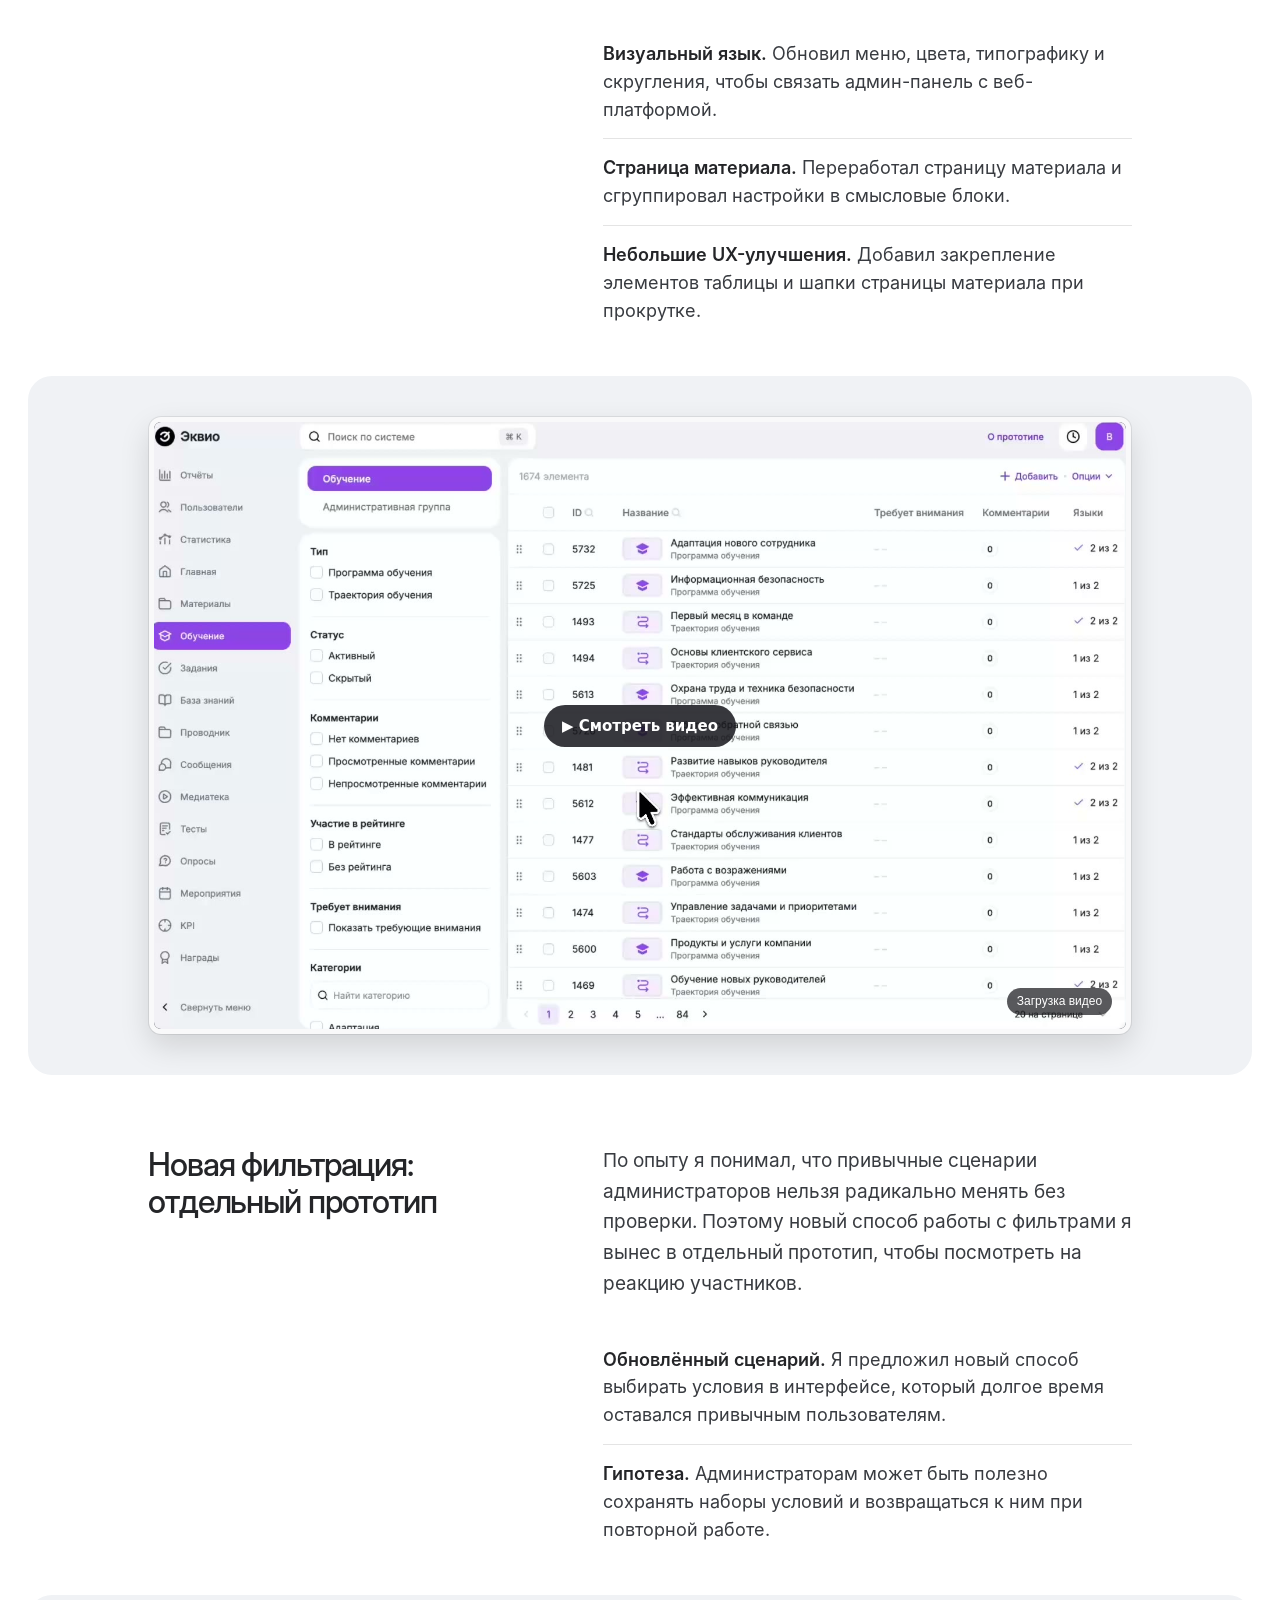
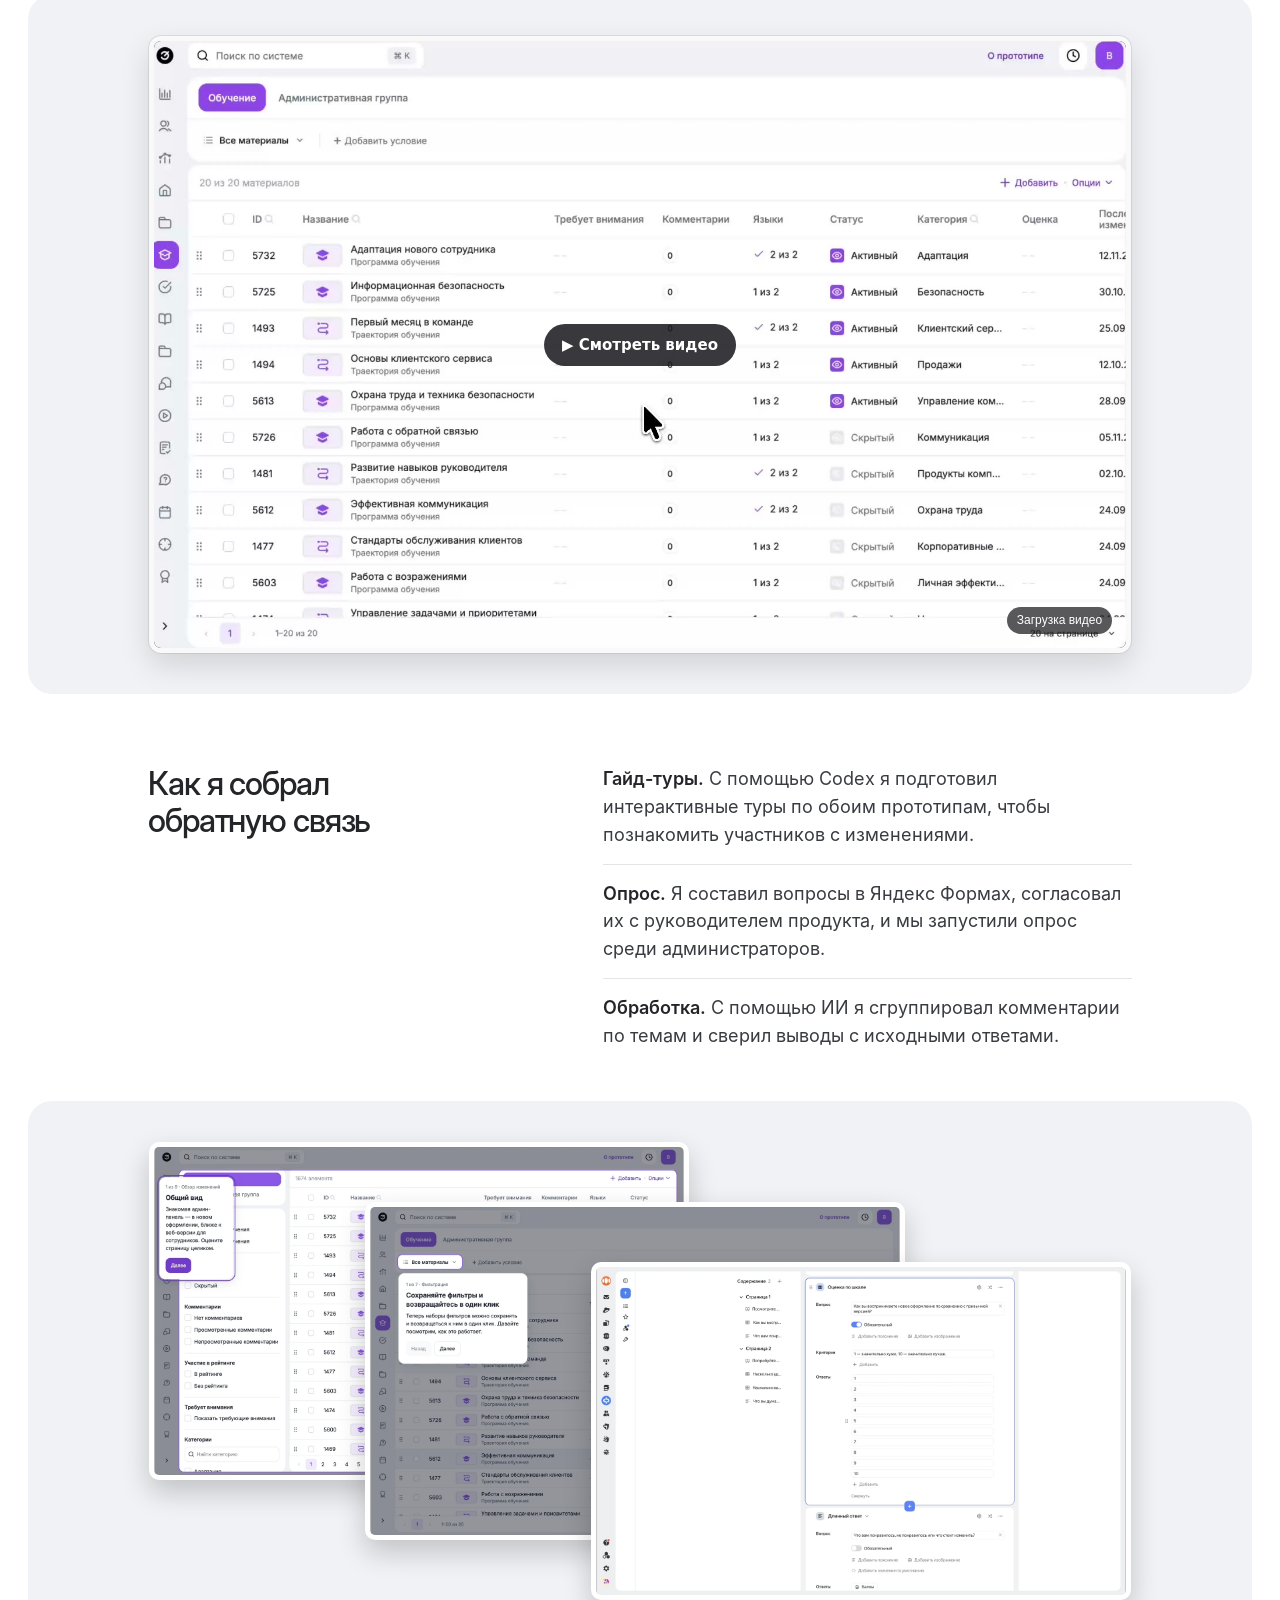
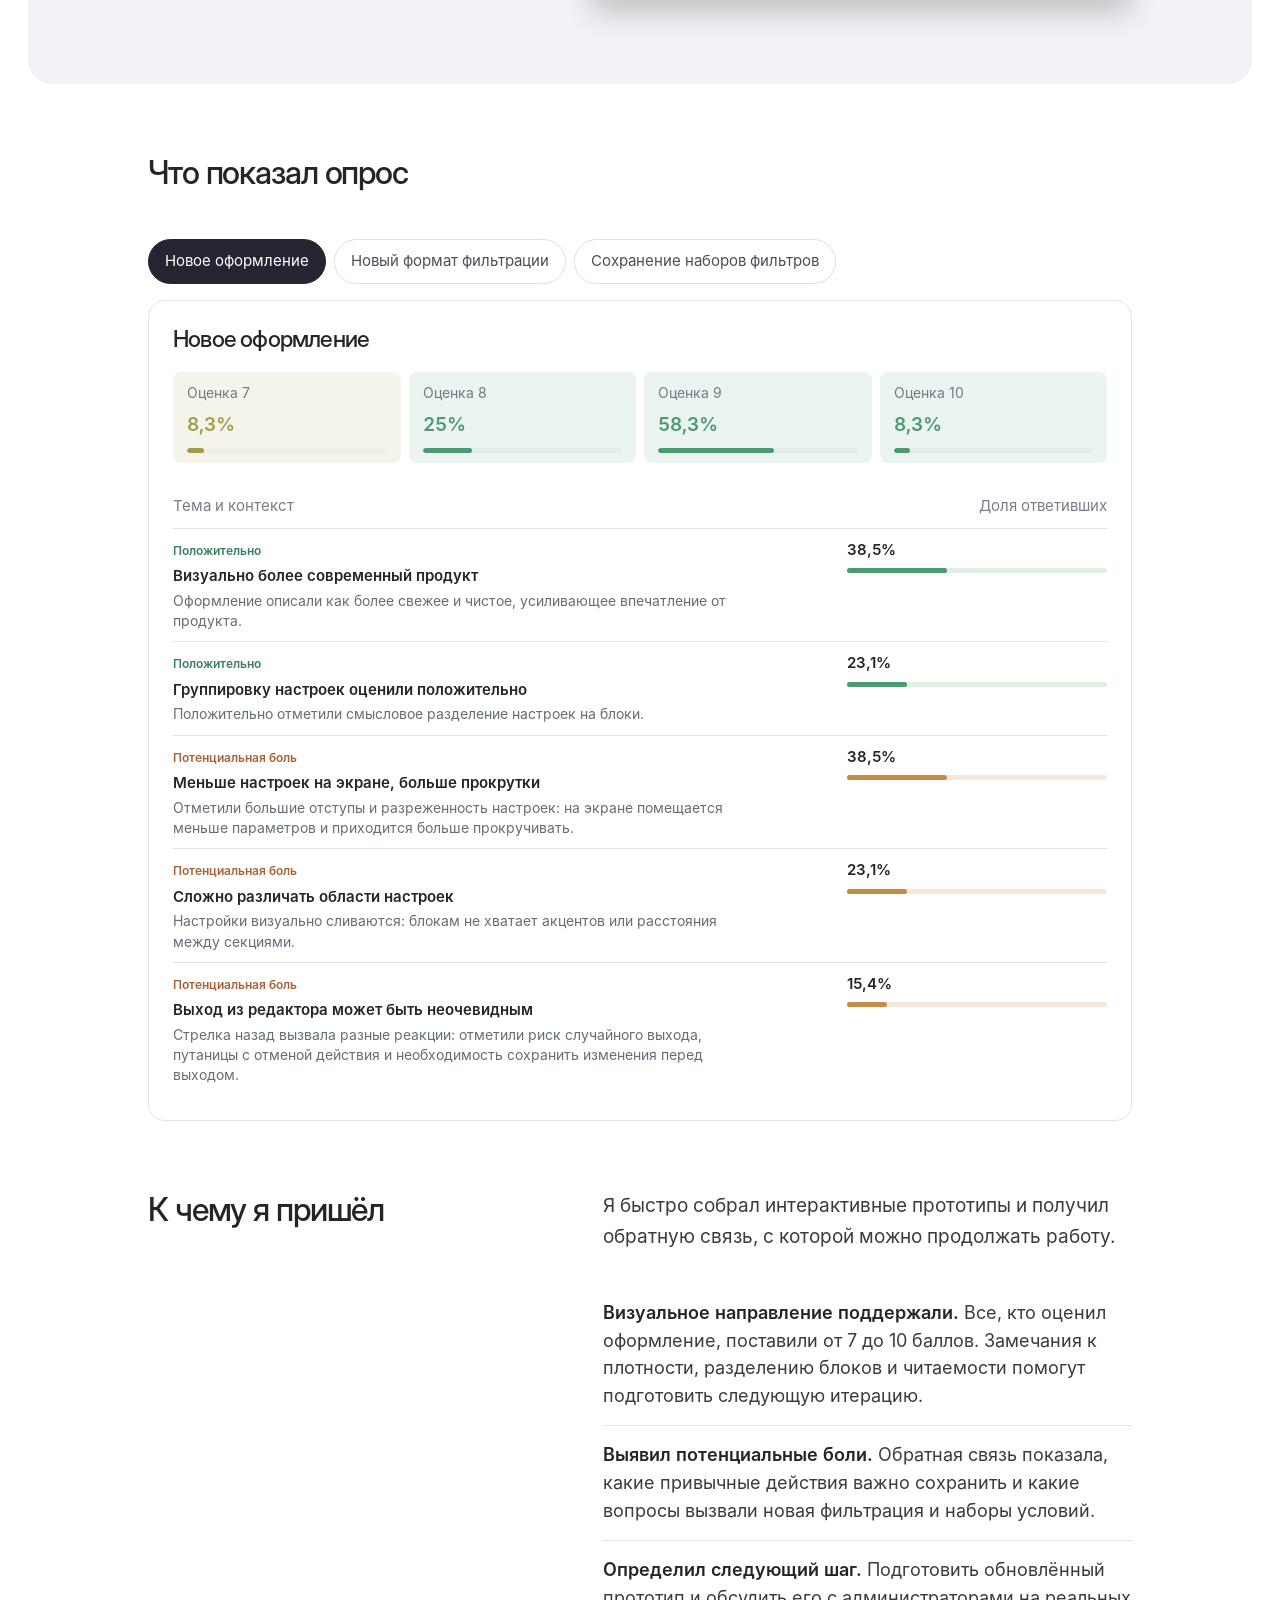
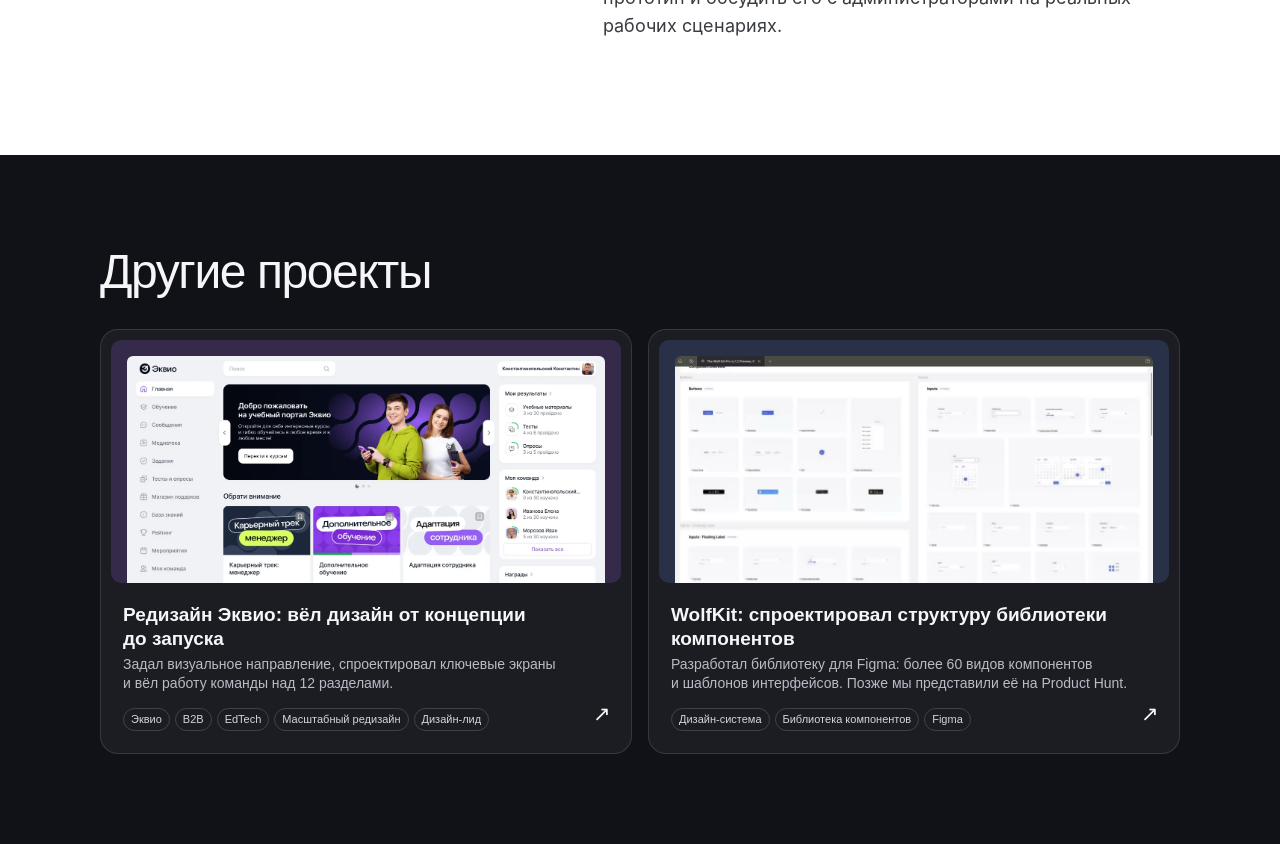
<file: admin-case/index.html>
<!DOCTYPE html>

<html lang="ru"><head><link rel="icon" type="image/png" sizes="128x128" href="../assets/favicon.png"><meta charset="utf-8"/><meta content="width=device-width,initial-scale=1" name="viewport"/><title>Как я проверил идею новой админ-панели: Антон Бузулуцкий</title><style>
*{box-sizing:border-box}body{margin:0;background:#fff;color:#202124;font-family:Inter,-apple-system,BlinkMacSystemFont,"Segoe UI",sans-serif;line-height:1.5}main{max-width:1080px;margin:auto;padding:60px 42px 110px}header{padding:34px 0 70px;border-bottom:1px solid #e4e4e4}h1{font-size:clamp(36px,5.6vw,68px);line-height:1.04;letter-spacing:-.035em;font-weight:650;max-width:850px;margin:0 0 30px}header>p{font-size:clamp(19px,2.2vw,25px);max-width:730px;line-height:1.4;margin:0}.meta{display:flex;gap:45px;flex-wrap:wrap;margin-top:46px;color:#666;font-size:14px}.meta strong{display:block;color:#222;font-weight:600;margin-bottom:5px}section{padding-top:100px}h2{font-size:clamp(28px,4vw,42px);line-height:1.15;letter-spacing:-.025em;margin:0 0 23px;font-weight:650;max-width:760px}h3{font-size:21px;margin:0 0 10px;line-height:1.3}p{font-size:18px;line-height:1.6;max-width:760px;margin:0 0 18px}.note{font-size:14px;color:#676767;line-height:1.5;max-width:850px;margin:12px 0 0}.placeholder{margin:34px 0 0;background:#e8e8e8;min-height:340px;display:flex;align-items:center;justify-content:center;text-align:center;padding:36px;color:#525252}.placeholder span{font-size:17px;font-weight:600;max-width:480px}.placeholder.short{min-height:230px}.placeholder.tall{min-height:410px}.pair{display:grid;grid-template-columns:1fr 1fr;gap:12px}.pair .placeholder{min-height:250px}.line{margin-top:62px;border-top:1px solid #e4e4e4;padding-top:40px}.editor{margin-top:95px;padding:28px 30px;background:#f5f5f5;color:#3f3f3f}.editor h2{font-size:20px;letter-spacing:0}.editor p,.editor li{font-size:15px;line-height:1.6}.editor ul{padding-left:20px;max-width:850px}footer{border-top:1px solid #e5e5e5;margin-top:100px;padding-top:25px;font-size:14px;color:#666}@media(max-width:600px){main{padding:28px 20px 70px}header{padding:25px 0 48px}section{padding-top:68px}.placeholder,.placeholder.tall{min-height:230px}.pair{grid-template-columns:1fr}.pair .placeholder{margin-top:15px;min-height:190px}p{font-size:17px}.meta{gap:24px}}

.placeholder,.placeholder.short,.placeholder.tall,.pair .placeholder{aspect-ratio:16 / 9;min-height:0;height:auto}

.hero-screens{aspect-ratio:16/9;margin:38px 0 0;padding:5%;background:#eff0f2;display:flex;align-items:center;justify-content:center;gap:3%;overflow:hidden}.hero-screen-desktop{width:78%;min-width:0}.hero-screen-mobile{height:100%;min-width:0}.hero-screens img{display:block;max-width:100%;max-height:100%;width:auto;height:auto}.hero-screen-desktop img{width:100%;border-radius:5px}.hero-screen-mobile img{height:100%;border-radius:6px}.hero-screen-mobile{display:flex;justify-content:center}@media(max-width:600px){.hero-screens{padding:4%;gap:2%}.hero-screen-desktop{width:78%}.hero-screen-mobile{height:100%}}

.hero-screens{position:relative;isolation:isolate;background:linear-gradient(145deg,#e8e9f0 0%,#f0f0f4 50%,#dedfe9 100%);border-radius:18px;padding:5%;gap:3.5%}.hero-screens::before{content:"";position:absolute;inset:3.5%;z-index:-1;border:1px solid rgba(255,255,255,.78);border-radius:14px;background:rgba(255,255,255,.33);box-shadow:inset 0 1px 0 rgba(255,255,255,.68)}.hero-screen-desktop,.hero-screen-mobile{padding:5px;border:1px solid rgba(255,255,255,.86);border-radius:12px;background:rgba(255,255,255,.58);box-shadow:0 10px 28px rgba(36,39,57,.13);backdrop-filter:blur(12px);-webkit-backdrop-filter:blur(12px)}.hero-screen-mobile{height:95%;padding:4px;border-radius:12px}.hero-screen-desktop img{border-radius:7px}.hero-screen-mobile img{border-radius:8px}@media(max-width:600px){.hero-screens{border-radius:12px;padding:5%;gap:3%}.hero-screens::before{border-radius:9px}.hero-screen-desktop,.hero-screen-mobile{padding:2px;border-radius:6px}.hero-screen-desktop img,.hero-screen-mobile img{border-radius:3px}}

.hero-screens{background:transparent;border-radius:0;padding:2% 0;overflow:visible}.hero-screens::before{display:none}.hero-screen-desktop,.hero-screen-mobile{overflow:hidden;border-radius:14px}.hero-screen-desktop img,.hero-screen-mobile img{border-radius:0}@media(max-width:600px){.hero-screen-desktop,.hero-screen-mobile{border-radius:8px}.hero-screen-desktop img,.hero-screen-mobile img{border-radius:0}}

.hero-screens{background:#eff0f2;border-radius:18px;padding:5%;overflow:hidden}.hero-screen-desktop img{border-radius:8px}.hero-screen-mobile img{border-radius:8px}@media(max-width:600px){.hero-screens{border-radius:12px;padding:5%}.hero-screen-desktop img,.hero-screen-mobile img{border-radius:4px}}

.hero-screens{position:relative;display:block;padding:0}.hero-screen-desktop{position:absolute;width:76%;left:6%;top:8%;z-index:1}.hero-screen-mobile{position:absolute;width:22.3%;height:auto;right:5%;bottom:4%;z-index:2;display:block}.hero-screen-mobile img{width:100%;height:auto;max-height:none}@media(max-width:600px){.hero-screen-desktop{width:76%;left:6%;top:8%}.hero-screen-mobile{width:22.3%;height:auto;right:5%;bottom:4%}}

.hero-screen-desktop{width:72%;left:7%;top:50%;transform:translateY(-50%)}.hero-screen-mobile{width:21%;right:6%;bottom:7%}@media(max-width:600px){.hero-screen-desktop{width:72%;left:7%;top:50%;transform:translateY(-50%)}.hero-screen-mobile{width:21%;right:6%;bottom:7%}}

.old-screen-scene{position:relative;aspect-ratio:16/9;background:#eff0f2;border-radius:18px;margin:34px 0 0;overflow:hidden;isolation:isolate}.old-screen{position:absolute;overflow:hidden;background:#fff;border:4px solid rgba(255,255,255,.82);border-radius:10px;box-shadow:0 12px 30px rgba(29,34,47,.17)}.old-screen img{display:block;width:100%;height:auto}.old-home{width:43%;height:77%;left:7%;top:11%;z-index:2;transform:rotate(-2deg)}.old-home img,.old-course img{width:119%;max-width:none;transform:translate(-8%,-2%)}.old-course{width:39%;height:74%;left:33%;top:17%;z-index:1;transform:rotate(2deg)}.old-messages{width:37%;height:70%;right:6%;top:12%;z-index:3;transform:rotate(2deg)}@media(max-width:600px){.old-screen-scene{border-radius:12px}.old-screen{border-width:2px;border-radius:5px;box-shadow:0 5px 14px rgba(29,34,47,.15)}}

.redesign-reasons{list-style:none;padding:0;margin:28px 0 0;max-width:820px}.redesign-reasons li{font-size:18px;line-height:1.55;padding:15px 0;border-top:1px solid #e4e4e4}.redesign-reasons strong{font-weight:650}@media(max-width:600px){.redesign-reasons li{font-size:17px}}

.concept-scene{margin:34px 0 0;aspect-ratio:16/9;border-radius:18px;background:#e9eaec;display:grid;grid-template-columns:repeat(2,minmax(0,1fr));grid-template-rows:repeat(2,minmax(0,1fr));gap:2.5%;padding:5% 5.5%;overflow:hidden;align-items:center}.concept-frame{overflow:hidden;border-radius:7px;background:#fff;border:1px solid rgba(0,0,0,.07);box-shadow:0 8px 18px rgba(35,38,45,.12)}.concept-frame img{display:block;width:100%;aspect-ratio:16/9;object-fit:cover;object-position:top;filter:grayscale(100%)}.concept-frame:nth-child(1){transform:translateY(4%)}.concept-frame:nth-child(2){transform:translateY(-4%)}.concept-frame:nth-child(3){transform:translateY(4%)}.concept-frame:nth-child(4){transform:translateY(-4%)}@media(max-width:600px){.concept-scene{border-radius:12px}.concept-frame{border-radius:4px;box-shadow:0 4px 8px rgba(35,38,45,.12)}}

.case-stage{display:inline-block;margin-bottom:20px;padding:7px 12px;border:1px solid #dedfe2;border-radius:999px;color:#5a606b;font-size:13px;line-height:1.2;font-weight:500}.concept-scene{position:relative;display:block;padding:0;isolation:isolate}.concept-frame{position:absolute;width:51%;border-radius:7px;transform:none}.concept-frame img{width:100%;height:auto;aspect-ratio:auto;object-fit:contain}.concept-frame:nth-child(1){left:3%;top:12%;z-index:1;transform:rotate(-3deg)}.concept-frame:nth-child(2){left:18%;top:25%;z-index:2;transform:rotate(-1deg)}.concept-frame:nth-child(3){left:33%;top:11%;z-index:3;transform:rotate(1deg)}.concept-frame:nth-child(4){left:46%;top:24%;z-index:4;transform:rotate(3deg)}@media(max-width:600px){.concept-frame{border-radius:4px}.case-stage{margin-bottom:16px}}

.concept-frame:nth-child(1){width:65%;left:18%;top:19%;z-index:4;transform:rotate(0deg)}.concept-frame:nth-child(2){width:60%;left:-26%;top:24%;z-index:1;transform:rotate(-2deg)}.concept-frame:nth-child(3){width:60%;left:58%;top:21%;z-index:2;transform:rotate(2deg)}.concept-frame:nth-child(4){width:59%;left:42%;top:27%;z-index:3;transform:rotate(1deg)}

.case-stage{background:#202124;color:#fff;border-color:#202124}.concept-scene .concept-catalog{width:70%;left:-7%;top:20%;z-index:1;transform:rotate(-2deg)}.concept-scene .concept-home{width:70%;left:35%;top:23%;z-index:2;transform:rotate(1deg)}

.concept-scene .concept-catalog{width:78%;left:-10%;top:15%;transform:rotate(-4deg)}.concept-scene .concept-home{width:78%;left:33%;top:19%;transform:rotate(3deg)}

.hero-screens{background:radial-gradient(ellipse at 70% 80%,#333244 0%,transparent 50%),radial-gradient(ellipse at 18% 16%,#292b35 0%,transparent 55%),#0c0d10}

.old-screen-scene{display:flex;align-items:center;justify-content:center;background:#eeeff1}.old-single-screen{width:82%;height:78%;position:relative;overflow:hidden;border-radius:8px;background:#fff;box-shadow:0 10px 26px rgba(29,34,47,.12)}.old-single-screen img{display:block;position:absolute;top:0;left:0;width:119%;max-width:none;height:auto;transform:translate(-8%,-2%);filter:saturate(.55)}@media(max-width:600px){.old-single-screen{border-radius:5px;box-shadow:0 5px 14px rgba(29,34,47,.12)}}

.decision-shot{aspect-ratio:16/9;margin:34px 0 0;padding:4%;display:flex;align-items:center;justify-content:center;background:#eff0f2;border-radius:18px;overflow:hidden}.decision-shot img{display:block;width:auto;height:auto;max-width:100%;max-height:100%;border-radius:8px;box-shadow:0 10px 26px rgba(29,34,47,.12)}@media(max-width:600px){.decision-shot{border-radius:12px;padding:4%}.decision-shot img{border-radius:5px;box-shadow:0 5px 14px rgba(29,34,47,.12)}}

.profile-scene{position:relative;aspect-ratio:16/9;margin:34px 0 0;background:#eff0f2;border-radius:18px;overflow:hidden;isolation:isolate}.profile-screen{position:absolute;overflow:hidden;border-radius:9px;border:4px solid rgba(255,255,255,.75);background:#fff;box-shadow:0 10px 26px rgba(29,34,47,.14)}.profile-screen{width:67%;aspect-ratio:16/10}.profile-screen img{display:block;width:100%;height:100%;object-fit:cover;object-position:top}.profile-results{left:3%;top:8%;z-index:2}.profile-about{right:3%;top:17%;z-index:1}@media(max-width:600px){.profile-scene{border-radius:12px}.profile-screen{border-width:2px;border-radius:5px;box-shadow:0 5px 14px rgba(29,34,47,.12)}}

 .platform-canvas{margin:34px 0 0;padding:6% 0;background:#e9eaed;border-radius:18px;overflow:hidden;display:flex;flex-direction:column;gap:32px}.platform-row{display:flex;gap:32px;justify-content:center;width:100%}.platform-shot{flex:0 0 53%;aspect-ratio:16/9;border-radius:10px;background:#fff;box-shadow:0 0 0 4px rgba(255,255,255,.82),0 12px 28px rgba(31,36,48,.16);overflow:hidden}.platform-shot img{width:100%;height:auto;display:block}.platform-shot.platform-test{aspect-ratio:auto;align-self:flex-start}.platform-row:nth-child(1){transform:translateX(-12%)}.platform-row:nth-child(2){transform:translateX(0)}.platform-row:nth-child(3){transform:translateX(12%)}@media(max-width:600px){.platform-canvas{gap:16px;border-radius:12px}.platform-row{gap:16px}.platform-shot{border-radius:5px;box-shadow:0 0 0 2px rgba(255,255,255,.82),0 6px 14px rgba(31,36,48,.14)}}

.module-list{display:flex;flex-wrap:wrap;gap:9px;margin:26px 0 32px;max-width:850px}.module-list span{display:inline-flex;align-items:center;padding:8px 14px;border:1px solid #e3e4e7;border-radius:999px;background:#f6f6f7;color:#30343d;font-size:15px;line-height:1.35}@media(max-width:600px){.module-list{gap:7px}.module-list span{font-size:14px;padding:7px 12px}}

.system-scene{position:relative;aspect-ratio:16/9;margin:34px 0 0;background:#e9eaed;border-radius:18px;overflow:hidden;isolation:isolate}.system-window{position:absolute;aspect-ratio:1.66;overflow:hidden;border-radius:9px;background:#242424;box-shadow:0 0 0 3px #202124,0 12px 28px rgba(24,26,32,.2)}.system-window img{position:absolute;max-width:none;width:120%;height:auto;left:-8%;top:-16%}.system-buttons{width:70%;left:4%;top:13%;z-index:2}.system-colors{width:44%;right:3%;top:6%;z-index:1}.system-icons{width:44%;right:3%;bottom:6%;z-index:3}.system-grid{width:38%;left:27%;bottom:4%;z-index:4}@media(max-width:600px){.system-scene{border-radius:12px}.system-window{border-radius:5px;box-shadow:0 0 0 2px #202124,0 6px 14px rgba(24,26,32,.2)}}

.adaptive-examples{display:grid;gap:16px;margin:30px 0 0}.adaptive-example{margin:0;overflow:hidden;border-radius:16px;background:#e4e5e9}.adaptive-example img{display:block;width:100%;height:auto}.adaptive-team{position:relative;aspect-ratio:3.05;background:#e4e5e9}.adaptive-team img{position:absolute;bottom:0;left:0;width:100%;height:auto}.adaptive-caption{font-size:14px;color:#676767;margin:9px 0 0}.adaptive-block{margin-top:48px}.adaptive-block h3{margin-bottom:10px}

h1,h2,h3{text-wrap:balance}

.grid-example{position:relative;aspect-ratio:16/9;background:#e9eaed}.grid-example img{position:absolute;width:120%;max-width:none;left:-8%;top:-16%}main img{cursor:zoom-in}.image-viewer{border:0;padding:0;background:rgba(12,13,16,.94);color:white;max-width:none;max-height:none;width:100%;height:100%;overflow:auto}.image-viewer::backdrop{background:rgba(12,13,16,.94)}.viewer-close{position:fixed;z-index:2;right:20px;top:18px;width:46px;height:46px;border:0;border-radius:50%;background:#fff;color:#181818;font-size:28px;cursor:pointer}.viewer-content{min-height:100%;display:flex;align-items:center;justify-content:center;padding:70px 24px}.viewer-content img{display:block;max-width:100%;max-height:calc(100vh - 120px);object-fit:contain;cursor:zoom-in}.viewer-content.zoomed{display:block}.viewer-content.zoomed img{max-width:none;max-height:none;width:auto;cursor:zoom-out}.viewer-content .viewer-crop{position:relative;overflow:hidden;width:min(100%,1400px);aspect-ratio:3.05}.viewer-content .viewer-crop img{position:absolute;width:100%;max-width:none;max-height:none;height:auto;bottom:0;left:0}.viewer-content.zoomed .viewer-crop{width:2400px;max-width:none}

.viewer-content .viewer-scene{flex:none;width:min(100%,1600px);margin:0;cursor:zoom-in}.viewer-content.zoomed .viewer-scene{width:2400px;max-width:none;cursor:zoom-out}.viewer-content .viewer-scene img{max-width:none;max-height:none;object-fit:initial}

.case-back{display:inline-block;margin:0 0 32px;color:#60666f;text-decoration:none;font-size:15px}.case-back:hover{text-decoration:underline}.case-back:focus-visible{outline:2px solid #6d49d8;outline-offset:4px}

@font-face{font-family:CaseInter;src:url('../assets/fonts/Inter-Regular.woff2') format('woff2');font-display:swap}body{font-family:CaseInter,-apple-system,BlinkMacSystemFont,"Segoe UI",sans-serif;background:radial-gradient(ellipse at 15% 8%,rgba(255,255,255,.35),transparent 55%),linear-gradient(145deg,#f7f8f9,#f0f2f4);background-attachment:fixed;color:#25292e}header{padding:24px;background:rgba(225,231,237,.92);border:1px solid rgba(255,255,255,.6);border-radius:26px;backdrop-filter:blur(18px) saturate(125%)}.case-top{display:flex;align-items:center;justify-content:space-between;gap:16px;margin-bottom:34px}.case-back{margin:0;color:#586676}.case-author{display:inline-flex;align-items:center;gap:9px;color:#586676;font-size:14px;text-decoration:none}.case-author img{width:36px;height:36px;object-fit:cover;border-radius:12px}.case-author:hover span{text-decoration:underline;text-underline-offset:3px}header h1{font-size:clamp(34px,4.8vw,54px);line-height:1.08;font-weight:650;letter-spacing:-.035em}header>p{font-size:clamp(18px,2vw,21px);line-height:1.5}.meta{margin-top:32px;color:#586676}.meta strong{color:#25292e}h2{font-size:clamp(27px,3.5vw,36px);line-height:1.17}h3{font-size:20px}p{line-height:1.6}.case-author img{cursor:pointer}@media(max-width:600px){header{padding:16px;border-radius:22px}.case-top{margin-bottom:25px}.case-author span{font-size:13px}header h1{font-size:32px}.meta{gap:18px}.case-author img{width:32px;height:32px}}

@font-face{font-family:CaseInter;src:url('../assets/fonts/Inter-Medium.woff2') format('woff2');font-style:normal;font-weight:500;font-display:swap}@font-face{font-family:CaseInter;src:url('../assets/fonts/Inter-SemiBold.woff2') format('woff2');font-style:normal;font-weight:600 900;font-display:swap}h1,h2,h3{font-weight:600;color:#1a1d22}strong,b{font-weight:600;color:#1a1d22}h3{font-size:21px;line-height:1.3}p,li{color:#39414b}

.case-top{margin-bottom:26px}.case-byline{margin-bottom:20px;color:#25292e;font-size:15px}.case-byline img{width:40px;height:40px;border-radius:13px}
</style><style>
/* Editorial case-study direction */
main{max-width:1120px;padding-top:36px}header{border:0;padding-bottom:50px}header>p{max-width:800px;color:#555}.meta{border-top:1px solid #e5e5e5;padding-top:22px;margin-top:38px}section{padding-top:88px}section>h2{font-size:clamp(30px,3.8vw,46px);font-weight:680;margin-bottom:24px}section>p,section>ul,.line>p{max-width:760px}section p{font-size:19px;line-height:1.62;color:#34363a}section strong{color:#1c1d20}.line h3{font-size:25px;font-weight:680;letter-spacing:-.02em}.line{margin-top:54px;padding-top:32px}figure{margin-left:0;margin-right:0}.case-context{padding-top:55px;border-top:1px solid #e4e4e4}.redesign-reasons li{margin-bottom:15px}.note,.adaptive-caption{font-size:14px;color:#686b70}footer{margin-top:90px}@media(max-width:600px){section{padding-top:64px}.case-context{padding-top:42px}section p{font-size:17px}.line h3{font-size:21px}}
</style><style>
/* Wide, restrained case presentation */
html{overflow-x:clip}body{background:#1b1b1b;color:#f6f6f6;font-family:Inter,-apple-system,BlinkMacSystemFont,"Segoe UI",sans-serif}main{max-width:1040px;padding:28px 28px 100px}header{padding:0 0 34px;border:0}.case-top{width:calc(100vw - 56px);position:relative;left:50%;transform:translateX(-50%);display:flex;align-items:center;gap:24px;margin:0 0 125px}.case-top .case-author{margin:0 auto 0 0;font-size:16px;color:#f5f5f5}.case-top .case-author img{width:40px;height:40px}.case-back,.case-contacts a{color:#eee;text-decoration:none;border-bottom:1px solid #777;padding-bottom:3px}.case-contacts{display:flex;gap:28px}.case-back:hover,.case-contacts a:hover{border-color:#fff}.case-contacts a:focus-visible,.case-back:focus-visible,.case-author:focus-visible{outline:2px solid white;outline-offset:5px}header h1{max-width:1000px;color:#f8f8f8;font-size:clamp(38px,5vw,68px);font-weight:500;line-height:1.08;letter-spacing:-.035em}header>p{max-width:800px;color:#a6a6a6;font-size:clamp(18px,2vw,23px)}.meta{border-color:#424242;color:#aaa}.meta strong{color:#eee}.hero-screens,.old-screen-scene,.concept-scene,.decision-shot,.profile-scene,.platform-canvas,.system-scene,.adaptive-examples{width:calc(100vw - 56px);max-width:none;margin-left:calc(50% - 50vw + 28px);margin-right:0}.hero-screens{margin-top:64px;border-radius:24px;background:#eff0f2}.hero-screen-desktop,.hero-screen-mobile{box-shadow:0 8px 28px #0002}.case-context{border-color:#414141}.line,.redesign-reasons li,footer{border-color:#414141}section>h2,h1,h2,h3,section strong,strong,b{color:#f6f6f6}section>h2{font-weight:550}section p,p,li,.line>p{color:#ddd}section p,section>ul,.line>p{max-width:780px}.note,.adaptive-caption{color:#a7a7a7}.line h3{font-weight:600}.case-stage{background:#eee;color:#191919;border:0}footer{color:#aaa}.image-viewer .viewer-content .viewer-scene{width:min(100%,1500px);max-width:100%;margin:0}.viewer-content .viewer-scene img{cursor:zoom-in}
@media(max-width:600px){main{padding:22px 20px 70px}.case-top{width:calc(100vw - 40px);gap:14px;flex-wrap:wrap;margin-bottom:70px}.case-top .case-author{font-size:14px}.case-top .case-author img{width:34px;height:34px}.case-back,.case-contacts a{font-size:14px}.case-contacts{gap:16px}header h1{font-size:36px}.hero-screens,.old-screen-scene,.concept-scene,.decision-shot,.profile-scene,.platform-canvas,.system-scene,.adaptive-examples{width:calc(100vw - 40px);margin-left:calc(50% - 50vw + 20px)}.hero-screens{margin-top:42px;border-radius:14px}section{padding-top:65px}section p{font-size:17px}}
</style><style>
html,body{background:#eff0f2;color:#111}main{max-width:1040px}header h1,section>h2,h1,h2,h3,section strong,strong,b{color:#111;font-weight:400}header h1{font-weight:400}header>p{color:#909195}.case-top{margin-bottom:100px;justify-content:space-between}.case-back,.case-contacts a{color:#111;text-decoration:underline;text-decoration-thickness:1px;text-underline-offset:6px;border:0;padding:0;font-size:clamp(18px,2vw,25px);font-weight:400}.case-contacts{gap:10px;align-items:center}.case-contacts span{font-size:clamp(18px,2vw,25px);color:#bdbfc2}.meta{display:none}.hero-screens{background:#fff}.case-context,.line,.redesign-reasons li,footer{border-color:#d6d7da}section p,p,li,.line>p{color:#303033}.note,.adaptive-caption,footer{color:#76777c}.case-stage{background:#202124;color:#fff}.case-back:focus-visible,.case-contacts a:focus-visible{outline-color:#222}@media(max-width:600px){.case-top{margin-bottom:68px;flex-direction:row;flex-wrap:nowrap;align-items:center}.case-back,.case-contacts a,.case-contacts span{font-size:16px}.case-contacts{gap:7px}header h1{font-size:36px}}
</style><style>
/* Текстовые разделы: заголовок слева, содержание справа. */
@media(min-width:801px){
 main>section{display:grid;grid-template-columns:minmax(180px, .7fr) minmax(0, 1.3fr);column-gap:clamp(48px,7vw,110px);align-items:start;row-gap:0}
 main>section>h2{grid-column:1;grid-row:1;margin:0;max-width:none}
 main>section>p,main>section>ul,main>section>.note{grid-column:2;max-width:none}
 main>section>h2+p,main>section>h2+ul{grid-row:1}
 main>section>figure,main>section .line>figure,main>section>.adaptive-examples,main>section .adaptive-block>.adaptive-examples{grid-column:1 / -1}
 main>section .line,main>section .adaptive-block{display:contents}
 main>section .line>h3,main>section .line>p,main>section .adaptive-block>h3,main>section .adaptive-block>p{grid-column:2;max-width:none}
 main>section .line>h3,main>section .adaptive-block>h3{margin-top:48px}
 main>section .line>figure{margin-top:34px}
 main>section>.note{margin-top:12px}
 main>section>figure,main>section .line>figure,main>section .adaptive-block>.adaptive-examples{width:calc(100vw - 56px);margin-left:calc(50% - 50vw + 28px)}
}
@media(max-width:800px){main>section{display:block}section>h2{margin-bottom:20px}}
</style><style>
html,body{background:#191919;color:#f6f6f6}header h1,section>h2,h1,h2,h3,section strong,strong,b{color:#f5f5f5}header>p,.note,.adaptive-caption,footer{color:#a4a4a4}.case-back,.case-contacts a{color:#f5f5f5}.case-contacts span{color:#858585}section p,p,li,.line>p{color:#e0e0e0}.case-context,.line,.redesign-reasons li,footer{border-color:#3b3b3b}.case-stage{background:#efefef;color:#191919}.case-back:focus-visible,.case-contacts a:focus-visible{outline-color:#fff}
.full-screen-shot{display:block;width:calc(100vw - 56px);max-width:none;margin:36px 0 0 calc(50% - 50vw + 28px);padding:0;background:transparent;border:0;border-radius:0;overflow:visible;aspect-ratio:auto}.full-screen-shot img{display:block;max-width:none;width:100%;height:auto;object-fit:contain;border:0;border-radius:0;box-shadow:none;filter:none}.hero-screens{background:transparent}.system-scene{background:transparent}.adaptive-examples{display:contents}.adaptive-example{background:transparent}
@media(min-width:801px){main>section>.full-screen-shot,main>section .line>.full-screen-shot,main>section .adaptive-block .full-screen-shot{grid-column:1 / -1;width:calc(100vw - 56px);margin-left:calc(50% - 50vw + 28px)}main>section .adaptive-block .adaptive-caption{grid-column:2}}
@media(max-width:800px){.full-screen-shot{width:calc(100vw - 40px);margin-left:calc(50% - 50vw + 20px);margin-top:24px}}
</style><style>.adaptive-examples>div{display:contents}</style><style>
.full-screen-shot{background:#202020;border-radius:28px;padding:clamp(22px,4vw,72px) clamp(20px,10vw,180px);overflow:hidden}.browser-frame,.portrait-frame{max-width:1440px;margin:auto;border-radius:9px;overflow:hidden;background:#fff;box-shadow:0 18px 38px #0008,0 0 0 1px #ffffff20}.browser-bar{height:38px;background:#373737;position:relative;display:flex;align-items:center;justify-content:center;padding:0 14px}.browser-dots{display:flex;gap:7px;position:absolute;left:15px}.browser-dots i{display:block;width:10px;height:10px;border-radius:50%;background:#ed6a5f}.browser-dots i:nth-child(2){background:#f4bd4f}.browser-dots i:nth-child(3){background:#61c554}.browser-address{width:40%;background:#292929;color:#b8b8b8;text-align:center;font-size:12px;line-height:25px;border-radius:5px}.full-screen-shot .browser-frame img,.full-screen-shot .portrait-frame img{width:100%;height:auto;display:block}.portrait-frame{max-width:550px}.montage-shot{padding:clamp(20px,3vw,50px)}.montage-shot img{width:100%}@media(max-width:800px){.full-screen-shot{border-radius:18px;padding:22px 16px}.browser-bar{height:28px}.browser-dots{left:9px;gap:5px}.browser-dots i{width:7px;height:7px}.browser-address{line-height:19px;font-size:10px}.browser-frame,.portrait-frame{border-radius:6px}}
</style><style>
header{background:transparent;border:0;border-radius:0;backdrop-filter:none;-webkit-backdrop-filter:none;box-shadow:none;padding:0 0 34px}header h1{color:#f5f5f5}header>p{color:#b4b4b4}.case-top{width:calc(100vw - 56px);max-width:none;left:50%;transform:translateX(-50%)}@media(max-width:600px){header{background:transparent;border:0;border-radius:0;padding:0 0 34px}.case-top{width:calc(100vw - 40px)}}
</style><style>
.composition-wrap{width:calc(100vw - 56px);max-width:none;margin:36px 0 0 calc(50% - 50vw + 28px);padding:clamp(18px,3.2vw,52px);border-radius:28px;background:#202020;overflow:hidden}.composition-wrap>.hero-screens,.composition-wrap>.old-screen-scene,.composition-wrap>.concept-scene,.composition-wrap>.profile-scene,.composition-wrap>.platform-canvas{width:100%;max-width:none;margin:0;border-radius:12px}.composition-wrap>.hero-screens,.composition-wrap>.old-screen-scene,.composition-wrap>.concept-scene,.composition-wrap>.profile-scene,.composition-wrap>.platform-canvas{background:#292a2e}.composition-wrap .concept-frame img{filter:grayscale(100%)}.composition-wrap .old-single-screen img{filter:grayscale(100%)}.composition-wrap .platform-canvas{gap:clamp(12px,2vw,32px)}.composition-wrap .platform-row{gap:clamp(12px,2vw,32px)}
@media(min-width:801px){main>section>.composition-wrap,main>section .line>.composition-wrap{grid-column:1 / -1;width:calc(100vw - 56px);margin-left:calc(50% - 50vw + 28px)}}
@media(max-width:800px){.composition-wrap{width:calc(100vw - 40px);margin-left:calc(50% - 50vw + 20px);padding:14px;border-radius:18px}.composition-wrap>.hero-screens,.composition-wrap>.old-screen-scene,.composition-wrap>.concept-scene,.composition-wrap>.profile-scene,.composition-wrap>.platform-canvas{border-radius:8px}}
</style><style>
.composition-wrap>.hero-screens{background:#eff0f2}.composition-wrap>.old-screen-scene{background:#eeeff1}.composition-wrap>.concept-scene{background:#e9eaec}.composition-wrap>.profile-scene{background:#eff0f2}.composition-wrap>.platform-canvas{background:#e9eaed}.composition-wrap .concept-frame,.composition-wrap .concept-scene .concept-frame{transform:none}.composition-wrap .old-screen,.composition-wrap .profile-screen,.composition-wrap .platform-shot{transform:none}
</style><style>.composition-wrap>.hero-screens,.composition-wrap>.old-screen-scene,.composition-wrap>.concept-scene,.composition-wrap>.profile-scene,.composition-wrap>.platform-canvas{background:#202020}</style><style>
@media(min-width:801px){main>section{grid-template-columns:minmax(240px, .85fr) minmax(0,1.15fr);column-gap:clamp(40px,5vw,78px)}main>section>h2{font-size:clamp(26px,2.5vw,36px);line-height:1.16;letter-spacing:-.025em;text-wrap:balance}}
</style><style>main>section+section{padding-top:clamp(140px,10vw,200px)}@media(max-width:800px){main>section+section{padding-top:96px}}</style><style>
/* В исходном изображении между примерами большой пустой участок: показываем нижнюю композицию «Моя команда». */
.montage-shot{position:relative;aspect-ratio:3.05 / 1;padding:0;overflow:hidden}.montage-shot img{position:absolute;left:0;bottom:0;display:block;width:100%;height:auto;max-width:none}
</style><style>
.platform-wrap{overflow:visible}.platform-wrap>.platform-canvas{overflow:visible}.platform-wrap .platform-row{overflow:visible}
</style><style>@media(min-width:801px){main>section>.line:first-of-type>h3{grid-row:1;margin-top:0}}</style><style>
html,body{background:#fff;color:#242528}body{font-family:Inter,-apple-system,BlinkMacSystemFont,"Segoe UI",sans-serif}header{background:transparent}header h1,section>h2,h1,h2,h3,section strong,strong,b{color:#242528}header>p,.note,.adaptive-caption,footer{color:#73777d}.case-back,.case-contacts a{color:#242528}.case-contacts span{color:#a5a8ac}section p,p,li,.line>p{color:#383b40}.case-context,.line,.redesign-reasons li,footer{border-color:#dedfe1}.composition-wrap,.full-screen-shot{background:#eff0f1}.composition-wrap>.hero-screens,.composition-wrap>.old-screen-scene,.composition-wrap>.concept-scene,.composition-wrap>.profile-scene,.composition-wrap>.platform-canvas{background:#eff0f1}.system-scene{background:#eff0f1}.case-back:focus-visible,.case-contacts a:focus-visible{outline-color:#242528}.case-stage{background:#252528;color:#fff}.browser-frame,.portrait-frame{box-shadow:0 12px 30px #0002,0 0 0 1px #00000014}
</style><style>header h1{text-wrap:balance;overflow-wrap:normal}@media(max-width:600px){header h1{font-size:clamp(29px,7.5vw,36px)}}</style><style>
/* A quieter serif gives the main headings a distinct voice. */
h1,h2{font-family:Georgia,"Times New Roman",serif;font-weight:400;letter-spacing:-.025em}.project h2{font-weight:400;letter-spacing:-.02em}.hello h1{font-weight:400}.timeline h2{font-weight:400}header h1,main>section>h2{font-weight:400}
</style><style>
@font-face{font-family:OnestPortfolio;src:url('../assets/fonts/Onest-Regular.ttf') format('truetype');font-style:normal;font-weight:400;font-display:swap}@font-face{font-family:OnestPortfolio;src:url('../assets/fonts/Onest-SemiBold.ttf') format('truetype');font-style:normal;font-weight:600 900;font-display:swap}body,h1,h2,h3{font-family:OnestPortfolio,-apple-system,BlinkMacSystemFont,"Segoe UI",sans-serif}h1,h2{font-weight:400;letter-spacing:-.035em}.project h2{font-weight:600}.hello h1{font-weight:600}
</style><style>
/* Одна система плашек и рамок для всех экранов кейса. */
.composition-wrap,.full-screen-shot{background:#eff0f1;border-radius:24px;padding:clamp(18px,3.2vw,52px)}
.composition-wrap>.hero-screens,.composition-wrap>.old-screen-scene,.composition-wrap>.concept-scene,.composition-wrap>.profile-scene,.composition-wrap>.platform-canvas,.composition-wrap>.system-scene,.composition-wrap>.montage-shot{background:#eff0f1;width:100%;max-width:none;margin:0;border-radius:12px}
.composition-wrap>.montage-shot{position:relative;padding:0;aspect-ratio:3.05/1;overflow:hidden}
.composition-wrap>.montage-shot img{position:absolute;left:0;bottom:0;width:100%;height:auto;max-width:none}
.browser-frame,.portrait-frame,.hero-screen-desktop,.hero-screen-mobile,.old-single-screen,.concept-frame,.profile-screen,.platform-shot,.system-window{border:1px solid rgba(27,30,35,.09);border-radius:10px;box-shadow:0 8px 24px rgba(27,30,35,.12);overflow:hidden}
.browser-frame img,.portrait-frame img{display:block;width:100%;height:auto}
@media(min-width:801px){main>section>.unified-composition,main>section .adaptive-block .unified-composition{grid-column:1 / -1;width:calc(100vw - 56px);margin-left:calc(50% - 50vw + 28px)}}
@media(max-width:800px){.composition-wrap,.full-screen-shot{border-radius:16px;padding:14px}.composition-wrap>.hero-screens,.composition-wrap>.old-screen-scene,.composition-wrap>.concept-scene,.composition-wrap>.profile-scene,.composition-wrap>.platform-canvas,.composition-wrap>.system-scene,.composition-wrap>.montage-shot{border-radius:8px}.browser-frame,.portrait-frame,.hero-screen-desktop,.hero-screen-mobile,.old-single-screen,.concept-frame,.profile-screen,.platform-shot,.system-window{border-radius:6px}}
</style><style>
main>header>.composition-wrap{background:#111214}main>header>.composition-wrap>.hero-screens{background:#111214}
</style><style>
/* Сохраняем пространство вокруг экранов и их исходные пропорции. */
.composition-wrap>.hero-screens,.composition-wrap>.old-screen-scene,.composition-wrap>.concept-scene,.composition-wrap>.profile-scene,.composition-wrap>.platform-canvas,.composition-wrap>.system-scene,.composition-wrap>.montage-shot{width:86%;max-width:1280px;margin-left:auto;margin-right:auto}.full-screen-shot .browser-frame{width:86%;max-width:1200px}.full-screen-shot .portrait-frame{width:min(75%,500px)}.browser-frame img,.portrait-frame img{height:auto;object-fit:contain}
@media(max-width:800px){.composition-wrap>.hero-screens,.composition-wrap>.old-screen-scene,.composition-wrap>.concept-scene,.composition-wrap>.profile-scene,.composition-wrap>.platform-canvas,.composition-wrap>.system-scene,.composition-wrap>.montage-shot{width:100%}.full-screen-shot .browser-frame{width:100%}.full-screen-shot .portrait-frame{width:min(85%,450px)}}
</style><style>
main>section .adaptive-block .composition-wrap>.montage-shot{width:86%;max-width:1280px;margin:0 auto}@media(max-width:800px){main>section .adaptive-block .composition-wrap>.montage-shot{width:100%;margin:0 auto}}
</style><style>
.composition-wrap,.full-screen-shot,main>header>.composition-wrap{background:#f0f2f5}
.composition-wrap>.hero-screens,.composition-wrap>.old-screen-scene,.composition-wrap>.concept-scene,.composition-wrap>.profile-scene,.composition-wrap>.platform-canvas,.composition-wrap>.system-scene,.composition-wrap>.montage-shot,main>header>.composition-wrap>.hero-screens{background:#f0f2f5}
.browser-frame,.portrait-frame,.hero-screen-desktop,.hero-screen-mobile,.old-single-screen,.concept-frame,.profile-screen,.platform-shot,.system-window{border:4px solid rgba(255,255,255,.56);box-shadow:0 0 0 1px rgba(180,190,202,.22),0 12px 28px rgba(46,57,72,.12);background-clip:padding-box}
@media(max-width:800px){.browser-frame,.portrait-frame,.hero-screen-desktop,.hero-screen-mobile,.old-single-screen,.concept-frame,.profile-screen,.platform-shot,.system-window{border-width:2px}}
</style><style>html{background:#fff}body{background:linear-gradient(180deg,#eee8ff 0,#f7f4ff 260px,#fff 720px);background-repeat:no-repeat;background-color:#fff}@media(max-width:600px){body{background:linear-gradient(180deg,#eee8ff 0,#f8f5ff 180px,#fff 500px);background-repeat:no-repeat;background-color:#fff}}</style><style>main>header>.composition-wrap{background:linear-gradient(180deg,#eee9fa 0%,#f0eff8 35%,#f0f2f5 100%)}main>header>.composition-wrap>.hero-screens{background:transparent}</style><style>
.case-person{display:flex;align-items:center;gap:10px;margin:0 0 22px;color:#4e535b;font-size:15px;line-height:1.3}.case-person img{display:block;width:42px;height:42px;object-fit:cover;border-radius:14px}.case-tags{display:flex;align-items:center;flex-wrap:wrap;gap:8px;margin-top:26px}.case-tags span{display:inline-flex;align-items:center;padding:7px 12px;border:1px solid rgba(90,87,116,.10);border-radius:999px;background:rgba(234,231,244,.7);color:#5e6070;font-size:14px;line-height:1.3}@media(max-width:600px){.case-person{font-size:14px;margin-bottom:18px}.case-person img{width:36px;height:36px;border-radius:12px}.case-tags{margin-top:20px;gap:6px}.case-tags span{font-size:13px;padding:6px 10px}}
</style><style>.case-person{font-size:16px;gap:10px}.case-person img{width:32px;height:32px;border-radius:10px}@media(max-width:600px){.case-person{font-size:14px;gap:8px}.case-person img{width:30px;height:30px;border-radius:9px}}</style><style>.case-person{font-size:19px;gap:11px}.case-person img{width:38px;height:38px;border-radius:12px}@media(max-width:600px){.case-person{font-size:17px;gap:9px}.case-person img{width:34px;height:34px;border-radius:11px}}</style><style>.case-context{border-top:0}</style><style>.case-person{font-size:24px;gap:14px}.case-person img{width:56px;height:56px;border-radius:50%}@media(max-width:600px){.case-person{font-size:20px;gap:11px}.case-person img{width:46px;height:46px;border-radius:50%}}</style><style>
main>header>.composition-wrap{background:radial-gradient(ellipse at 72% 18%,#37313f 0%,transparent 48%),linear-gradient(145deg,#25242b 0%,#0e0f13 56%,#1d1b23 100%)}main>header>.composition-wrap>.hero-screens{background:transparent}
.browser-frame,.portrait-frame,.hero-screen-desktop,.hero-screen-mobile,.old-single-screen,.concept-frame,.profile-screen,.platform-shot,.system-window{border:5px solid rgba(255,255,255,.62);box-shadow:0 0 0 1px rgba(191,199,211,.52),inset 0 1px 0 rgba(255,255,255,.8),0 14px 34px rgba(45,53,70,.16);background-clip:padding-box}
@media(max-width:800px){.browser-frame,.portrait-frame,.hero-screen-desktop,.hero-screen-mobile,.old-single-screen,.concept-frame,.profile-screen,.platform-shot,.system-window{border-width:3px}}
</style><style>.composition-wrap>.montage-shot{border:5px solid rgba(255,255,255,.62);box-shadow:0 0 0 1px rgba(191,199,211,.52),0 14px 34px rgba(45,53,70,.12)}@media(max-width:800px){.composition-wrap>.montage-shot{border-width:3px}}</style><style>
/* Единая стеклянная рамка без вложенных полос. */
.browser-frame,.portrait-frame,.hero-screen-desktop,.hero-screen-mobile,.old-single-screen,.concept-frame,.profile-screen,.platform-shot,.system-window{border:8px solid rgba(255,255,255,.42);background-clip:padding-box;box-shadow:0 0 0 1px rgba(255,255,255,.36),inset 0 1px 0 rgba(255,255,255,.68),0 18px 42px rgba(31,34,49,.2);backdrop-filter:blur(16px) saturate(135%);-webkit-backdrop-filter:blur(16px) saturate(135%)}
.hero-screen-desktop,.hero-screen-mobile{padding:0;background:rgba(255,255,255,.18);border-radius:18px}.hero-screen-desktop img,.hero-screen-mobile img{display:block;border-radius:9px}
.composition-wrap>.montage-shot{border:8px solid rgba(255,255,255,.42);box-shadow:0 0 0 1px rgba(255,255,255,.36),0 18px 42px rgba(31,34,49,.14)}
@media(max-width:800px){.browser-frame,.portrait-frame,.hero-screen-desktop,.hero-screen-mobile,.old-single-screen,.concept-frame,.profile-screen,.platform-shot,.system-window,.composition-wrap>.montage-shot{border-width:5px}.hero-screen-desktop,.hero-screen-mobile{border-radius:12px}.hero-screen-desktop img,.hero-screen-mobile img{border-radius:6px}}
</style><style>
/* Первый экран : тёмный, далее начинается светлая часть кейса. */
html,body{background:#fff}body{background-image:none;background-color:#fff}main>header{position:relative;isolation:isolate}main>header::before{content:"";position:absolute;z-index:-1;top:-28px;bottom:0;left:50%;width:100vw;transform:translateX(-50%);background:radial-gradient(ellipse at 72% 12%,#302a3b 0%,transparent 50%),linear-gradient(145deg,#222128 0%,#131318 65%,#1c1922 100%)}main>header h1,main>header .case-back,main>header .case-contacts a{color:#fff}main>header .case-person{color:#f4f3f7}main>header .case-contacts span{color:rgba(255,255,255,.55)}main>header .case-back:focus-visible,main>header .case-contacts a:focus-visible{outline-color:#fff}main>header>.composition-wrap{background:rgba(255,255,255,.035)}main>header>.composition-wrap>.hero-screens{background:transparent}@media(max-width:600px){main>header::before{top:-22px}}
</style><style>.redesign-reasons li:first-child{border-top:0}</style><style>
@font-face{font-family:PortfolioDisplay;src:url('../assets/fonts/InterDisplay-Regular.woff2') format('woff2');font-weight:400;font-style:normal;font-display:swap}@font-face{font-family:PortfolioDisplay;src:url('../assets/fonts/InterDisplay-Medium.woff2') format('woff2');font-weight:500;font-style:normal;font-display:swap}@font-face{font-family:PortfolioText;src:url('../assets/fonts/Inter-Regular.woff2') format('woff2');font-weight:400;font-style:normal;font-display:swap}@font-face{font-family:PortfolioText;src:url('../assets/fonts/Inter-SemiBold.woff2') format('woff2');font-weight:600 900;font-style:normal;font-display:swap}body{font-family:PortfolioText,-apple-system,BlinkMacSystemFont,"Segoe UI",sans-serif}h1,h2,h3,header h1,main>section>h2,.project h2,.hello h1{font-family:PortfolioDisplay,-apple-system,BlinkMacSystemFont,"Segoe UI",sans-serif;font-weight:500;letter-spacing:-.035em}
</style><style>main>section+section{padding-top:clamp(64px,5.5vw,96px)}@media(max-width:800px){main>section+section{padding-top:60px}}</style><style>main>header::before{background:radial-gradient(ellipse at 78% 17%,rgba(101,55,164,.52) 0%,rgba(67,37,112,.2) 24%,transparent 55%),radial-gradient(ellipse at 14% 80%,rgba(49,33,81,.28) 0%,transparent 45%),linear-gradient(145deg,#08080b 0%,#0b0910 55%,#050507 100%)}main>header>.composition-wrap{background:rgba(255,255,255,.035)}</style><style>main>header::before{background:radial-gradient(ellipse 85% 65% at 72% -12%,rgba(112,61,182,.58) 0%,rgba(72,39,119,.24) 38%,transparent 75%),radial-gradient(ellipse at 14% 80%,rgba(49,33,81,.22) 0%,transparent 45%),linear-gradient(155deg,#08080b 0%,#0b0910 55%,#050507 100%)}</style><style>.case-person{font-size:30px}@media(max-width:600px){.case-person{font-size:22px}}</style><style>
/* Возвращаем прежние кадрирования и держим боковые края композиций внутри плашки. */
.composition-wrap .concept-scene .concept-catalog{width:64%;left:2%;top:15%;transform:none}.composition-wrap .concept-scene .concept-home{width:64%;left:34%;top:20%;transform:none}.composition-wrap>.montage-shot{border:0;box-shadow:none}@media(max-width:800px){.composition-wrap>.montage-shot{border:0;box-shadow:none}}
</style><style>
@property --glow-x{syntax:"<percentage>";inherits:true;initial-value:72%}@property --glow-y{syntax:"<percentage>";inherits:true;initial-value:-12%}
main>header{--glow-x:72%;--glow-y:-12%;transition:--glow-x 900ms ease-out,--glow-y 900ms ease-out}
main>header::before{background:radial-gradient(ellipse 85% 65% at var(--glow-x) var(--glow-y),rgba(112,61,182,.58) 0%,rgba(72,39,119,.24) 38%,transparent 75%),radial-gradient(ellipse at 14% 80%,rgba(49,33,81,.22) 0%,transparent 45%),linear-gradient(155deg,#08080b 0%,#0b0910 55%,#050507 100%)}
@media(prefers-reduced-motion:reduce){main>header{transition:none}}
</style><style>
.story-placeholder{background:#e5e6e9;aspect-ratio:16 / 8.5;border-radius:24px;min-height:220px}.story-hero{background:#35343d!important;aspect-ratio:16 / 8.5;min-height:260px}.story-placeholder[aria-label]{position:relative}@media(min-width:801px){main>section>.story-placeholder{grid-column:1 / -1;width:calc(100vw - 56px);margin-left:calc(50% - 50vw + 28px)}}@media(max-width:800px){.story-placeholder{border-radius:16px;min-height:150px}.story-hero{min-height:180px}}
</style><style>.story-placeholder{display:flex;align-items:center;justify-content:center;text-align:center}.placeholder-caption{display:block;max-width:460px;color:#747985;font-size:clamp(15px,1.5vw,20px);line-height:1.4;padding:18px}.story-hero .placeholder-caption{color:#b9bac4}@media(max-width:600px){.placeholder-caption{font-size:15px;padding:14px}}</style><style>
.survey-dashboard{margin-top:40px;padding:clamp(22px,4vw,48px);border-radius:22px;background:#eff0f3;color:#242528}.survey-tabs{display:flex;flex-wrap:wrap;gap:8px;margin-bottom:34px}.survey-tab{font:inherit;font-size:15px;line-height:1.3;color:#4d5360;background:transparent;border:1px solid #cbd0d9;border-radius:999px;padding:10px 16px;cursor:pointer}.survey-tab:hover{background:#e3e6ec}.survey-tab[aria-pressed="true"]{color:#fff;background:#20232a;border-color:#20232a}.survey-tab:focus-visible{outline:3px solid #7796f6;outline-offset:3px}.survey-panel[hidden]{display:none!important}.survey-panel h3{max-width:760px;margin:0;font-size:clamp(22px,2.8vw,32px);line-height:1.2;letter-spacing:-.025em;color:#242528}.survey-dashboard .survey-subtitle{margin:10px 0 0;color:#646a75;font-size:14px}.survey-chart{display:grid;grid-template-columns:repeat(10,minmax(0,1fr));gap:clamp(4px,1.3vw,18px);height:220px;margin-top:30px}.survey-column{display:flex;flex-direction:column;align-items:center;min-width:0}.survey-count,.survey-score{font-size:13px;line-height:18px;color:#5c6371}.survey-count{height:22px}.survey-score{margin-top:8px}.survey-track{display:flex;align-items:flex-end;justify-content:center;width:100%;height:170px;border-bottom:1px solid #c4c9d1}.survey-bar{width:min(100%,42px);height:var(--bar-height);min-height:2px;border-radius:5px 5px 0 0;background:#647eda}.survey-bar[style="--bar-height:0%"]{background:#cbd0d9}.survey-axis{display:flex;justify-content:space-between;margin-top:12px;color:#747a84;font-size:12px}.survey-dashboard .survey-insight{max-width:820px;margin:26px 0 0;color:#30343c;font-size:17px;line-height:1.55}.survey-dashboard .survey-footnote{max-width:820px;margin:26px 0 0;color:#707682;font-size:13px;line-height:1.5}@media(min-width:801px){main>section>.survey-dashboard{grid-column:1 / -1}}@media(max-width:600px){.survey-dashboard{padding:20px 16px;border-radius:16px}.survey-tabs{gap:6px;margin-bottom:26px}.survey-tab{font-size:13px;padding:9px 12px}.survey-chart{height:190px;gap:4px}.survey-track{height:140px}.survey-dashboard .survey-insight{font-size:16px}}
</style><link href="../assets/more-projects.css" rel="stylesheet"/><link href="../assets/case-project-header.css" rel="stylesheet"/><style>.admin-current-gallery{display:grid;grid-template-columns:repeat(2,minmax(0,1fr));gap:clamp(18px,2vw,30px);width:min(100%,1280px);margin:0 auto}.admin-current-gallery figure{margin:0;min-width:0}.admin-current-gallery figure:first-child{grid-column:1 / -1}.admin-current-gallery img{display:block;width:100%;height:auto;border-radius:6px}.admin-current-gallery figcaption{margin-top:10px;color:#73777d;font-size:14px;line-height:1.4}@media(max-width:700px){.admin-current-gallery{grid-template-columns:1fr}.admin-current-gallery figure:first-child{grid-column:auto}}</style><style>.admin-current-block{width:min(100%,1280px);margin:0 auto}.admin-current-label{margin:0 0 22px;color:#666b73;font-size:clamp(16px,1.5vw,20px);font-weight:600}.admin-current-gallery{width:100%}</style><style>.survey-dashboard .survey-panel+.survey-panel{margin-top:clamp(36px,5vw,64px);padding-top:clamp(36px,5vw,64px);border-top:1px solid #d9dce1}</style><style>main>header>.admin-hero-cover{background:radial-gradient(ellipse at 70% 18%,rgba(153,104,223,.48),transparent 58%),linear-gradient(145deg,#302344,#1d1b2d 78%);display:flex;justify-content:center}.admin-hero-cover img{display:block;width:86%;max-width:1280px;height:auto;border:5px solid rgba(255,255,255,.18);border-radius:12px;box-shadow:0 20px 60px #0004}@media(max-width:800px){.admin-hero-cover img{width:100%;border-width:3px;border-radius:8px}}</style><style>.admin-current-slider{display:grid;grid-template-columns:40px minmax(0,1fr) 40px;align-items:center;gap:16px}.admin-slider-viewport{min-width:0}.admin-slider-viewport figure{margin:0}.admin-slider-viewport figure[hidden]{display:none}.admin-slider-viewport img{display:block;width:100%;height:auto;border-radius:6px}.admin-slider-viewport figcaption{margin-top:10px;color:#73777d;font-size:14px}.admin-slider-arrow{width:40px;height:40px;border:1px solid #d2d5dc;border-radius:50%;background:#fff;color:#272b35;font-size:20px;cursor:pointer}.admin-slider-arrow:hover{background:#e5e6eb}.admin-slider-arrow:focus-visible{outline:2px solid #7545d1;outline-offset:3px}@media(max-width:600px){.admin-current-slider{grid-template-columns:32px minmax(0,1fr) 32px;gap:8px}.admin-slider-arrow{width:32px;height:32px;font-size:16px}}</style><style>.admin-current-label{text-align:center}.admin-slider-viewport figcaption{display:none}.admin-slider-arrow{display:grid;place-items:center}.admin-slider-arrow svg{width:20px;height:20px;fill:none;stroke:currentColor;stroke-width:2;stroke-linecap:round;stroke-linejoin:round}.admin-slider-meta{grid-column:2;display:flex;justify-content:center;gap:14px;color:#73777d;font-size:14px}.case-numbered{list-style:none;counter-reset:case-item;margin:0;padding:0}.case-numbered li{counter-increment:case-item;display:flex;gap:18px;padding:18px 0;border-bottom:1px solid #dedfe1}.case-numbered li::before{content:counter(case-item,decimal-leading-zero);color:#969aa2;font-variant-numeric:tabular-nums}@media(min-width:801px){main>section>.case-numbered{grid-column:2}}</style><style>.admin-slider-meta{display:flex;justify-content:space-between;align-items:center;gap:16px;margin:0 56px 14px;color:#73777d;font-size:16px}.case-numbered{margin:28px 0 0}.case-numbered li{font-size:18px;line-height:1.55;padding:15px 0;border-bottom:0;border-top:1px solid #e4e4e4}.case-numbered li:first-child{border-top:0}@media(max-width:600px){.admin-slider-meta{margin:0 40px 12px;font-size:14px}.case-numbered li{font-size:17px}}</style><style>.survey-metrics{width:100%;margin-top:28px;border-top:1px solid #dedfe1}.survey-metric{display:grid;grid-template-columns:minmax(0,1fr) minmax(150px,220px);align-items:center;gap:24px;padding:20px 0;border-bottom:1px solid #dedfe1}.survey-metric strong{font-size:18px}.survey-metric p{margin:5px 0 0;color:#73777d;font-size:15px;line-height:1.4}.survey-metric-value b{display:block;font-size:25px;line-height:1.2;font-variant-numeric:tabular-nums}.survey-meter{display:block;margin-top:9px;height:5px;background:#e8e5ed;border-radius:8px;overflow:hidden}.survey-meter i{display:block;height:100%;background:#8953e8;border-radius:8px}.survey-metrics-note{font-size:13px!important;color:#858991!important;margin-top:12px!important}@media(max-width:600px){.survey-metric{grid-template-columns:minmax(0,1fr) 105px;gap:14px}.survey-metric-value b{font-size:21px}.survey-metric strong{font-size:16px}}</style><style>.case-numbered{margin:0;padding:0;list-style:none}.case-numbered li{display:block;padding:15px 0;border-top:1px solid #e4e4e4}.case-numbered li:first-child{padding-top:0;border-top:0}.case-numbered li::before{content:none}.case-numbered strong{font-weight:650;color:#242528}main>section>p+.case-numbered{margin-top:28px}</style><style>.results-table{margin-top:28px;border-top:1px solid #dedfe1}.result-row{display:grid;grid-template-columns:minmax(0,1fr) minmax(0,1fr);gap:32px;padding:22px 0;border-bottom:1px solid #dedfe1}.result-row strong{font-size:18px}.result-row p{font-size:16px;line-height:1.5;margin:0;color:#555a65}.result-bars{display:flex;gap:3px;margin:14px 0 8px;height:24px}.result-bars span{display:flex;justify-content:center;align-items:center;min-width:22px;border-radius:4px;background:rgba(126,70,220,var(--shade));color:white;font-size:12px}.result-row small,.results-note{font-size:13px!important;line-height:1.45;color:#777d89}.results-note{margin-top:12px}@media(max-width:600px){.result-row{grid-template-columns:1fr;gap:12px}}</style><style>.admin-slider-viewport{aspect-ratio:3456 / 2168}.admin-slider-viewport figure{width:100%;height:100%}.admin-slider-viewport img{width:100%;height:100%;object-fit:contain}</style><style>.admin-interface-video video{display:block;width:86%;max-width:1280px;height:auto;margin:0 auto;border-radius:10px;background:#171820}@media(max-width:800px){.admin-interface-video video{width:100%;border-radius:6px}}</style><style>.admin-video-frame,.admin-slider-viewport{border:5px solid rgba(255,255,255,.62);border-radius:12px;box-shadow:0 12px 30px #0002,0 0 0 1px #00000014;overflow:hidden;box-sizing:border-box}.admin-video-frame{width:86%;max-width:1280px;margin:0 auto;background:#eff0f2}.admin-interface-video .admin-video-frame video{width:100%;max-width:none;margin:0;transform:scale(1.012);border-radius:0}.admin-slider-viewport img{border-radius:0}@media(max-width:800px){.admin-video-frame{width:100%}.admin-video-frame,.admin-slider-viewport{border-width:2px;border-radius:6px}}</style><style>.video-loading-container{position:relative}.video-loading-indicator{position:absolute;right:14px;bottom:14px;padding:6px 10px;border-radius:999px;background:rgba(25,25,30,.72);color:#fff;font:12px/1.3 sans-serif;opacity:0;pointer-events:none;transition:opacity .2s}.video-loading-indicator.is-visible{opacity:1}</style><style>.research-results{margin-top:28px}.research-result{padding:24px 0;border-top:1px solid #dedfe1}.research-result h3{font-size:19px;margin:0 0 16px}.research-result table{width:100%;border-collapse:collapse;font-size:15px;text-align:left}.research-result th,.research-result td{padding:9px 0;border-bottom:1px solid #ececef}.research-result th{color:#777d89;font-weight:500}.research-result td:last-child{display:flex;align-items:center;gap:14px}.research-percent{width:55px;font-variant-numeric:tabular-nums}.research-track{width:min(180px,45%);height:5px;border-radius:4px;background:#ece9f2;overflow:hidden}.research-track i{display:block;height:100%;background:#8953e8;border-radius:4px}.research-result p{font-size:16px;line-height:1.5;color:#555a65;margin:16px 0 0}.research-note{font-size:13px!important;color:#777d89}</style><style>@media(min-width:801px){main>section>.research-results{grid-column:2;width:100%;min-width:0;margin-top:28px}}</style><style>@media(min-width:801px){main>section>.research-results{grid-column:2;max-width:none;width:100%}}.research-results,.research-result,.research-result table{width:100%;max-width:none}.research-result table{table-layout:fixed}.research-result th:first-child,.research-result td:first-child{width:28%}.research-result td:last-child{display:table-cell}.research-percent{display:inline-block;vertical-align:middle;width:64px}.research-track{display:inline-block;vertical-align:middle;width:calc(100% - 84px);max-width:none;height:7px}.research-insights{margin-top:20px;padding:18px 20px;background:#f5f4f8;border-radius:12px;color:#393c46;font-size:15px;line-height:1.5}.research-insights strong{color:#242528}.research-insights ul{margin:10px 0 0;padding-left:20px}.research-insights li+li{margin-top:8px}</style><style>@media(min-width:801px){main>section>.research-results{grid-column:1 / -1;width:100%;max-width:none;margin-top:48px}.research-insights{display:grid;grid-template-columns:1fr 1fr;gap:32px}}.research-result table{width:100%}.research-track{width:calc(100% - 84px)}.research-insights>div+div{margin-top:20px}@media(min-width:801px){.research-insights>div+div{margin-top:0}}</style><style>.research-stickers{display:grid;grid-template-columns:repeat(3,minmax(0,1fr));gap:14px;margin-top:22px}.research-sticker{background:#fff1a8;border-radius:10px;padding:20px 22px;color:#343021}.research-sticker span{font-size:12px;line-height:1.3;font-weight:650;color:#81712f}.research-sticker p{font-size:16px;line-height:1.45;margin:10px 0 0;color:#343021}@media(max-width:700px){.research-stickers{grid-template-columns:1fr}.research-sticker{padding:16px 18px}}</style><style>.research-sticker{aspect-ratio:1 / 1;display:flex;flex-direction:column;align-items:center;justify-content:center;text-align:center;padding:clamp(18px,2vw,30px)}.research-sticker:has(span:first-child){background:#fff0a5}.research-sticker:has(span:first-child) span{color:#7d6b28}.research-sticker:has(span:first-child) p{color:#343021}.research-sticker:has(span:first-child):last-child{background:#e9e2fb}.research-sticker:has(span:first-child):last-child span{color:#6d52a3}.research-sticker:has(span:first-child):last-child p{color:#352b47}@media(max-width:700px){.research-stickers{grid-template-columns:repeat(2,minmax(0,1fr));gap:10px}.research-sticker{padding:16px}.research-sticker p{font-size:14px}}@media(max-width:400px){.research-stickers{grid-template-columns:1fr 1fr}.research-sticker{aspect-ratio:auto;min-height:160px}}</style><style>.research-sticker{border-radius:0}</style><style>.research-sticker.is-finding{background:#fff0a5}.research-sticker.is-suggestion{background:#ffe0b5}.research-sticker.is-question{background:#e9e2fb}.research-sticker.is-question span{color:#6d52a3}.research-sticker.is-suggestion span{color:#85572f}.research-sticker.is-finding p,.research-sticker.is-suggestion p{color:#343021}.research-sticker.is-question p{color:#352b47}</style><style>.research-stickers{display:block;margin-top:24px;border-top:1px solid #dedfe1}.research-sticker,.research-sticker.is-finding,.research-sticker.is-suggestion,.research-sticker.is-question{aspect-ratio:auto;min-height:0;display:grid;grid-template-columns:minmax(160px, .32fr) minmax(0, 1fr);gap:24px;align-items:start;text-align:left;background:transparent!important;border-radius:0;padding:18px 0;border-bottom:1px solid #dedfe1}.research-sticker span,.research-sticker.is-question span,.research-sticker.is-suggestion span{color:#25272d;font-size:16px;font-weight:650;line-height:1.5}.research-sticker p,.research-sticker.is-question p,.research-sticker.is-suggestion p{color:#454952;margin:0;font-size:16px;line-height:1.5}@media(max-width:700px){.research-sticker,.research-sticker.is-finding,.research-sticker.is-suggestion,.research-sticker.is-question{display:block;padding:16px 0}.research-sticker p{margin-top:5px}}</style><style>.research-results{display:grid;gap:24px;margin-top:36px}.research-result{display:grid;grid-template-columns:minmax(0, .9fr) minmax(0,1.1fr);gap:0 40px;padding:32px;border:1px solid #e1e2e6;border-radius:16px;background:#fafafa;box-sizing:border-box}.research-result h3{grid-column:1/-1;margin:0 0 24px;font-size:23px;line-height:1.25}.research-result table{align-self:start;width:100%;background:#fff}.research-stickers{margin:0;border-top:0;align-self:start}.research-sticker,.research-sticker.is-finding,.research-sticker.is-suggestion,.research-sticker.is-question{display:block;padding:0 0 16px;margin:0 0 16px;border:0;border-bottom:1px solid #e1e2e6}.research-sticker:last-child{border-bottom:0;margin-bottom:0;padding-bottom:0}.research-sticker span,.research-sticker.is-question span,.research-sticker.is-suggestion span{display:block;color:#727782;font-size:13px;line-height:1.35;font-weight:600;margin-bottom:6px}.research-sticker p,.research-sticker.is-question p,.research-sticker.is-suggestion p{font-size:16px;line-height:1.5;color:#292c34}.research-sticker.is-question:last-child{padding:16px;margin:0;background:#f0edf7!important;border-radius:10px}.research-note{margin:0}@media(max-width:800px){.research-result{grid-template-columns:1fr;padding:22px;gap:22px}.research-result h3{grid-column:auto;margin:0}.research-stickers{margin-top:0}}</style><style>.research-result{grid-template-columns:minmax(0,1fr) minmax(0,1fr)}.feedback-frequency h4{font-size:16px;margin:0 0 16px}.feedback-frequency table{width:100%;background:transparent}.feedback-frequency th,.feedback-frequency td{font-size:15px;padding:10px 0;border-bottom:1px solid #e2e3e7;text-align:left;vertical-align:top}.feedback-frequency th:first-child,.feedback-frequency td:first-child{width:70%}.feedback-frequency th:last-child,.feedback-frequency td:last-child{width:30%;display:table-cell;text-align:right}.feedback-frequency th{color:#777d89;font-weight:500}.feedback-frequency td strong{font-weight:600;white-space:nowrap}.feedback-frequency p{font-size:13px;line-height:1.45;color:#777d89;margin:14px 0 0}@media(max-width:800px){.research-result{grid-template-columns:1fr}.feedback-frequency{margin-top:4px}}</style><style>.feedback-type{font-size:12px;font-weight:600}.feedback-type.positive{color:#39805b}.feedback-type.negative{color:#a56339}.feedback-frequency td:last-child{text-align:left!important}.feedback-frequency td:last-child strong{display:block}.feedback-track{display:block;height:5px;background:#e8e5ed;border-radius:4px;margin-top:7px}.feedback-track i{display:block;height:100%;background:#8953e8;border-radius:4px}</style><style>.research-result{display:block}.research-result h3{margin:0 0 24px}.research-result>table{width:100%}.feedback-frequency{margin-top:38px}.feedback-frequency h4{margin-bottom:16px}.feedback-title,.feedback-detail{display:block}.feedback-title{margin-top:4px;font-weight:600}.feedback-detail{color:#666c78;font-size:14px;line-height:1.45;margin-top:4px;max-width:65ch}.feedback-frequency td{padding:14px 0}.feedback-frequency td:last-child{padding-left:20px}@media(max-width:800px){.feedback-frequency{margin-top:30px}}</style><style>.research-result{background:#fff;border-color:#e4e5e8}.research-result>table,.research-result>table thead,.research-result>table tbody{display:block;width:100%}.research-result>table thead{display:none}.research-result>table tbody{display:flex;gap:8px}.research-result>table tbody tr{display:flex;flex:1;min-width:0;flex-direction:column;padding:14px 16px;background:#f7f7f9;border-radius:8px}.research-result>table tbody td,.research-result>table tbody td:last-child{display:block!important;width:auto!important;border:0;padding:0;text-align:left}.research-result>table tbody td:first-child{color:#737985;font-size:14px}.research-result>table tbody td:last-child{margin-top:8px}.research-result>table .research-percent{font-size:19px;font-weight:650;width:auto}.research-result>table .research-track{display:block;width:100%;height:5px;margin-top:9px}.feedback-frequency table{background:#fff}@media(max-width:600px){.research-result>table tbody{flex-wrap:wrap}.research-result>table tbody tr{flex:1 1 calc(33.333% - 8px);padding:12px}.research-result>table .research-percent{font-size:17px}}</style><style>.research-results{gap:16px;margin-top:28px}.research-result{padding:24px}.research-result h3{margin-bottom:18px}.feedback-frequency{margin-top:22px}.feedback-frequency th,.feedback-frequency td{padding-top:10px;padding-bottom:10px}.feedback-detail{margin-top:3px}.research-result>table tbody tr{padding:10px 14px}@media(max-width:800px){.research-result{padding:18px}.feedback-frequency{margin-top:20px}}</style><style>.research-result>table .research-track i{background:var(--rating-color,#4c9973)}.research-result>table .research-percent{color:var(--rating-color,#4c9973)}</style><style>.research-result>table tbody tr{background:color-mix(in srgb,var(--rating-color) 11%,white)}.research-result>table .research-track{background:color-mix(in srgb,var(--rating-color) 17%,white)}.feedback-frequency tr:has(.feedback-type.positive) .feedback-track i{background:#4c9973}.feedback-frequency tr:has(.feedback-type.negative) .feedback-track i{background:#c58c47}.feedback-frequency tr:has(.feedback-type.positive) .feedback-track{background:#e1eee6}.feedback-frequency tr:has(.feedback-type.negative) .feedback-track{background:#f3e8da}</style><style>.feedback-frequency tbody tr:last-child td{border-bottom:0}</style><style>.research-outcome{display:grid;grid-template-columns:repeat(3,minmax(0,1fr));gap:14px;margin-top:28px}.research-outcome-item{background:#f5f5f7;border-radius:14px;padding:22px;min-width:0}.research-outcome-item span{display:block;font-size:13px;color:#787e89;margin-bottom:12px}.research-outcome-item strong{display:block;font-size:19px;line-height:1.3;color:#252831}.research-outcome-item p{font-size:15px;line-height:1.5;color:#585e69;margin:10px 0 0}@media(min-width:801px){main>section>.research-outcome{grid-column:1/-1}}@media(max-width:700px){.research-outcome{grid-template-columns:1fr}.research-outcome-item{padding:18px}}</style><style>.result-checks{display:grid;grid-template-columns:repeat(3,minmax(0,1fr));gap:14px;margin-top:28px}.result-checks>div{background:#f4f5f6;border-radius:14px;padding:22px}.result-checks>div>span{display:grid;place-items:center;width:32px;height:32px;border-radius:50%;background:#e1efe6;color:#35835a;font-weight:700}.result-checks p{font-size:16px;line-height:1.5;margin:16px 0 0;color:#505660}.result-checks strong{color:#252831}@media(min-width:801px){main>section>.result-checks{grid-column:1/-1}}@media(max-width:700px){.result-checks{grid-template-columns:1fr}.result-checks>div{padding:18px}}</style><style>.research-before-after{display:grid;grid-template-columns:repeat(3,minmax(0,1fr));gap:0;margin-top:36px;border-top:1px solid #dfe1e5;border-bottom:1px solid #dfe1e5}.research-before-after>div{padding:24px 28px 28px 0}.research-before-after>div+div{border-left:1px solid #dfe1e5;padding-left:28px}.research-before-after span{display:block;color:#818793;font-size:14px;font-weight:600;margin-bottom:15px}.research-before-after p{margin:0;color:#30343d;font-size:18px;line-height:1.5}@media(min-width:801px){main>section>.research-before-after{grid-column:1/-1}}@media(max-width:700px){.research-before-after{grid-template-columns:1fr}.research-before-after>div,.research-before-after>div+div{padding:18px 0;border-left:0}.research-before-after>div+div{border-top:1px solid #dfe1e5}.research-before-after p{font-size:16px}}</style><style>.research-journey{display:grid;grid-template-columns:repeat(3,minmax(0,1fr));gap:0;margin-top:32px;border-top:1px solid #dedfe1;border-bottom:1px solid #dedfe1}.research-journey>div{padding:24px 26px 28px 0}.research-journey>div+div{border-left:1px solid #dedfe1;padding-left:26px}.research-journey span{display:block;color:#8b9099;font-size:14px;margin-bottom:18px}.research-journey strong{display:block;color:#242528;font-size:20px;line-height:1.3}.research-journey p{margin:10px 0 0;color:#565c67;font-size:16px;line-height:1.5}.research-journey-note{margin-top:28px}@media(min-width:801px){main>section>.research-journey{grid-column:1/-1}}@media(max-width:700px){.research-journey{grid-template-columns:1fr}.research-journey>div,.research-journey>div+div{padding:18px 0;border-left:0}.research-journey>div+div{border-top:1px solid #dedfe1}}</style><style>.research-result-tabs{display:flex;gap:8px;flex-wrap:wrap}.research-result-tabs button{border:1px solid #dedfe5;border-radius:999px;background:#fff;padding:10px 16px;font:inherit;font-size:15px;color:#4a4f5b;cursor:pointer}.research-result-tabs button[aria-selected="true"]{background:#262431;border-color:#262431;color:#fff}.research-result-tabs button:focus-visible{outline:2px solid #8953e8;outline-offset:3px}.research-result[hidden]{display:none!important}</style><style>.case-conclusions{list-style:none;margin:0;padding:0}.case-conclusions li{display:flex;gap:18px;padding:16px 0;border-top:1px solid #dedfe1}.case-conclusions li:first-child{padding-top:0;border-top:0}.case-conclusions li>span{color:#969aa2;font-variant-numeric:tabular-nums}.case-conclusions p{margin:0;font-size:18px;line-height:1.55}.case-conclusions strong{color:#242528}@media(min-width:801px){main>section>.case-conclusions{grid-column:2;grid-row:1}}@media(max-width:600px){.case-conclusions p{font-size:17px}}</style><style>.feedback-detail-more{margin-top:22px;border-top:1px solid #e2e3e7;padding-top:18px;font-size:15px;line-height:1.55;color:#4d5360}.feedback-detail-more summary{cursor:pointer;color:#292c34;font-weight:600}.feedback-detail-more>p{font-size:14px;color:#777d89;margin:14px 0 8px}.feedback-detail-more ul{padding-left:20px;margin:12px 0 0}.feedback-detail-more li+li{margin-top:10px}.feedback-detail-more strong{color:#292c34}</style><style>.feedback-detail-more h4{margin:0;color:#292c34;font-size:16px;font-weight:650}.feedback-detail-more li{font-size:15px;line-height:1.55}</style><style>.feedback-extra{margin-top:12px}.feedback-extra summary{display:inline-block;cursor:pointer;color:#6850a5;font-size:14px;text-decoration:underline;text-underline-offset:3px}.feedback-extra table{margin-top:12px}.feedback-extra summary:focus-visible{outline:2px solid #8953e8;outline-offset:4px}</style><style>@media(max-width:800px){.research-result{min-width:0}.feedback-frequency table{table-layout:fixed;width:100%}.feedback-frequency th:first-child,.feedback-frequency td:first-child{width:70%;padding-right:12px}.feedback-frequency th:last-child,.feedback-frequency td:last-child{width:30%;padding-left:8px}.feedback-frequency td .feedback-title{white-space:normal;overflow-wrap:anywhere}.feedback-frequency .feedback-detail{overflow-wrap:anywhere}.feedback-frequency .feedback-track{width:100%;max-width:100%}.research-result>table tbody{display:grid;grid-template-columns:repeat(2,minmax(0,1fr));gap:8px}.research-result>table tbody tr{min-width:0;width:auto}.research-result-tabs button{max-width:100%;white-space:normal;text-align:left}}@media(max-width:360px){.feedback-frequency th:first-child,.feedback-frequency td:first-child{width:65%}.feedback-frequency th:last-child,.feedback-frequency td:last-child{width:35%}}</style><style>.admin-tours-scene{position:relative;width:min(100%,1280px);margin:0 auto;padding-bottom:16%;}.admin-tours-scene img{display:block;width:72%;height:auto;border:5px solid rgba(255,255,255,.62);border-radius:12px;box-shadow:0 12px 30px #0003;box-sizing:border-box}.admin-tours-scene img+img{position:absolute;right:0;bottom:0}.admin-survey-frame{position:relative;width:min(86%,1280px);margin:0 auto;border:5px solid rgba(255,255,255,.62);border-radius:12px;overflow:hidden;box-shadow:0 12px 30px #0002;box-sizing:border-box}.admin-survey-frame img{display:block;width:100%;height:auto}.admin-survey-count-mask{position:absolute;left:49.65%;top:16.55%;width:1.35%;height:1.8%;background:#fff}@media(min-width:801px){main>section>.admin-tours,main>section>.admin-survey-image{grid-column:1/-1}}@media(max-width:800px){.admin-tours-scene{width:100%;padding-bottom:22%}.admin-tours-scene img{width:82%;border-width:2px;border-radius:6px}.admin-survey-frame{width:100%;border-width:2px;border-radius:6px}}</style><style>@media(min-width:801px){main>section>h2+.research-results{grid-column:1/-1;grid-row:auto;margin-top:24px}main>section>h2+.case-numbered{grid-column:2;grid-row:1}}</style><style>.admin-interface-video .admin-video-frame video{transform:scale(1.035)}.admin-tours-scene .admin-tour-frame{display:block;width:72%;overflow:hidden;border:5px solid rgba(255,255,255,.62);border-radius:12px;box-shadow:0 12px 30px #0003;box-sizing:border-box}.admin-tours-scene .admin-tour-frame+ .admin-tour-frame{position:absolute;right:0;bottom:0}.admin-tours-scene .admin-tour-frame img{position:static;display:block;width:100%;height:auto;border:0;border-radius:0;box-shadow:none;transform:scale(1.025)}.admin-survey-frame img{transform:scale(1.025)}@media(max-width:800px){.admin-tours-scene .admin-tour-frame{width:82%;border-width:2px;border-radius:6px}}</style><style>.admin-survey-count-mask{left:49.4%;top:16.2%;width:1.8%;height:2.2%}</style><style>.feedback-media-scene{position:relative;width:min(86%,1040px);aspect-ratio:1.96;margin:0 auto}.feedback-media-frame{position:absolute;top:0;left:0;width:55%;aspect-ratio:1.6;overflow:hidden;border:5px solid rgba(255,255,255,.62);border-radius:10px;box-shadow:0 12px 28px #0003;box-sizing:border-box}.feedback-media-frame:nth-child(2){left:22%;top:12%}.feedback-media-frame:nth-child(3){left:45%;top:24%}.feedback-media-frame img{display:block;width:100%;height:100%;object-fit:cover;transform:scale(1.008)}.feedback-form-frame .admin-survey-count-mask{left:49.5%;top:16.3%;width:1.8%;height:2.2%}@media(min-width:801px){main>section>.feedback-steps{grid-column:2;grid-row:1}main>section>.admin-feedback-media{grid-column:1/-1}}@media(max-width:800px){.feedback-media-scene{width:100%}.feedback-media-frame{border-width:2px;border-radius:6px}}</style><style>.feedback-media-frame{padding:0;background:#fff;cursor:zoom-in}.feedback-media-frame:focus-visible{outline:3px solid #8953e8;outline-offset:3px}.feedback-lightbox{border:0;padding:0;background:transparent;max-width:min(96vw,1600px);max-height:94vh;overflow:visible}.feedback-lightbox::backdrop{background:rgba(10,12,18,.86)}.feedback-lightbox img{display:block;max-width:100%;max-height:88vh;width:auto;height:auto;border-radius:8px}.feedback-lightbox-close{position:absolute;right:0;top:-42px;border:0;background:transparent;color:white;font-size:32px;cursor:pointer;line-height:1}.feedback-lightbox-close:focus-visible{outline:2px solid white}</style><style>[hidden]{display:none!important}</style><style>img.media-image{transition:filter 700ms cubic-bezier(.22,1,.36,1)}img.media-pending{background:#f0f1f3 var(--media-preview) center / cover no-repeat;filter:blur(7px)}img.media-load-failed{background:#f0f1f3 var(--media-preview) center / cover no-repeat;color:#697180;object-fit:contain;filter:none}@media(prefers-reduced-motion:reduce){img.media-image{transition:none}}</style><style>.video-play-fallback{position:absolute;z-index:3;left:50%;top:50%;transform:translate(-50%,-50%);border:0;border-radius:999px;padding:12px 18px;background:rgba(24,24,30,.86);color:white;font:600 15px system-ui;cursor:pointer}.media-video-frame{position:relative}</style><script>if(/iPhone|iPod/.test(navigator.userAgent))document.documentElement.classList.add("iphone-static")</script><style>html.iphone-static video,html.iphone-static .video-loading-indicator{display:none!important}img.iphone-video-poster{display:block;width:100%;height:auto}.admin-interface-video .admin-video-frame img.iphone-video-poster{transform:scale(1.035)}</style></head><body><main>
<header><div class="case-top"><a aria-label="Вернуться ко всем проектам" class="case-back" href="../">← Все проекты</a><nav aria-label="Контакты" class="case-contacts"><a download="" href="../assets/anton-buzulutskiy-cv-updated.pdf?v=20261119-audit">Резюме</a><span aria-hidden="true">/</span><a href="https://t.me/Buzulutskiy">Telegram</a></nav></div><div class="case-person"><img alt="" height="42" src="../assets/anton-portrait-small.webp" width="42" decoding="async" class="media-pending media-image" style="--media-preview:url([data-uri])"/><span>Антон Бузулуцкий</span></div><h1>Админ-панель: проверил идею редизайна</h1><p class="case-project-summary">Собрал прототип обновления и показал его администраторам, чтобы обсудить направление развития интерфейса.</p><div aria-label="Направления проекта" class="case-project-tags"><span>Эквио</span><span>B2B</span><span>EdTech</span><span>UX-исследование</span><span>ИИ-прототип</span></div><div class="composition-wrap admin-hero-cover"><img src="images/admin-cover.webp?v=3" alt="Прототип обновлённой админ-панели Эквио" width="2940" height="1724" decoding="async" class="media-pending media-image" style="--media-preview:url([data-uri])" srcset="images/admin-cover-960.webp 960w, images/admin-cover-1600.webp 1600w, images/admin-cover.webp?v=3 2940w" sizes="(max-width: 700px) 50vw, 100vw"/></div></header>
<section><h2>Почему я захотел обновить админ-панель</h2><p>В 2024 году мы <a href="../redesign-case/case-editorial.html?from=projects">обновили веб-платформу Эквио</a>, а админ-панель осталась в прежнем оформлении. Визуально они стали похожи на два разных продукта, хотя были частями одной системы.</p><p>При ограниченных ресурсах мне хотелось проверить, как знакомые элементы админки будут выглядеть в новом визуальном языке: с обновлёнными цветами, скруглениями и другими приёмами веб-платформы. Повторяющаяся структура интерфейса давала возможность попробовать перенести этот подход с помощью ИИ.</p><p>Прежде чем задумываться о полноценном обновлении, я хотел собрать обратную связь и понять, насколько такие изменения нужны и актуальны.</p><div class="composition-wrap"><div class="admin-current-block"><div class="admin-slider-meta"><span>Текущая админ-панель · <span data-admin-caption>Обучение</span></span><span data-admin-count>1 / 3</span></div><div class="admin-current-slider" role="region" aria-label="Экраны текущей админ-панели"><button class="admin-slider-arrow" type="button" aria-label="Предыдущий экран" data-admin-prev><svg viewBox="0 0 24 24" aria-hidden="true"><path d="M15 18l-6-6 6-6"/></svg></button><div class="admin-slider-viewport" aria-live="polite"><figure data-admin-slide><img width="3456" height="2168" src="images/current-learning.webp" alt="Текущая админ-панель: список обучающих программ" loading="lazy" decoding="async" class="media-pending media-image" style="--media-preview:url([data-uri])" srcset="images/current-learning-960.webp 960w, images/current-learning-1600.webp 1600w, images/current-learning.webp 3456w" sizes="(max-width: 700px) 50vw, 100vw"/><figcaption>Обучение</figcaption></figure><figure data-admin-slide hidden><img width="3456" height="2168" src="images/current-program.webp" alt="Текущая админ-панель: настройки программы обучения" loading="lazy" decoding="async" class="media-pending media-image" style="--media-preview:url([data-uri])" srcset="images/current-program-960.webp 960w, images/current-program-1600.webp 1600w, images/current-program.webp 3456w" sizes="(max-width: 700px) 50vw, 100vw"/><figcaption>Настройки программы</figcaption></figure><figure data-admin-slide hidden><img width="3456" height="2168" src="images/current-tasks.webp" alt="Текущая админ-панель: список заданий" loading="lazy" decoding="async" class="media-pending media-image" style="--media-preview:url([data-uri])" srcset="images/current-tasks-960.webp 960w, images/current-tasks-1600.webp 1600w, images/current-tasks.webp 3456w" sizes="(max-width: 700px) 50vw, 100vw"/><figcaption>Задания</figcaption></figure></div><button class="admin-slider-arrow" type="button" aria-label="Следующий экран" data-admin-next><svg viewBox="0 0 24 24" aria-hidden="true"><path d="M9 18l6-6-6-6"/></svg></button></div></div></div></section><section><h2>Что я хотел проверить</h2><ul class="case-numbered"><li><strong>Потребность.</strong> Насколько нужно визуальное обновление админ-панели.</li><li><strong>Направление.</strong> Как админ-панель могла бы выглядеть в визуальном языке обновлённой веб-платформы.</li><li><strong>Новые сценарии.</strong> Какие изменения могут улучшить работу администраторов и как на них отреагируют участники проверки.</li></ul></section><section><h2>Первый этап: редизайн</h2><p>Чтобы проверить обновление при ограниченных ресурсах, я с помощью Codex создал локальную копию админ-панели с тестового стенда. На её основе переработал CSS и элементы интерфейса, сохранив привычную структуру.</p><ol class="case-numbered"><li><strong>Визуальный язык.</strong> Обновил меню, цвета, типографику и скругления, чтобы связать админ-панель с веб-платформой.</li><li><strong>Страница материала.</strong> Переработал страницу материала и сгруппировал настройки в смысловые блоки.</li><li><strong>Небольшие UX-улучшения.</strong> Добавил закрепление элементов таблицы и шапки страницы материала при прокрутке.</li></ol><div class="composition-wrap admin-interface-video"><div class="admin-video-frame"><video loop muted playsinline preload="none" poster="images/admin-interface-poster.jpg" aria-label="Обновлённый интерфейс админ-панели"><source src="images/admin-interface-hd.mp4" type="video/mp4"/></video></div></div></section><section><h2>Новая фильтрация: отдельный прототип</h2><p>По опыту я понимал, что привычные сценарии администраторов нельзя радикально менять без проверки. Поэтому новый способ работы с фильтрами я вынес в отдельный прототип, чтобы посмотреть на реакцию участников.</p><ul class="case-numbered"><li><strong>Обновлённый сценарий.</strong> Я предложил новый способ выбирать условия в интерфейсе, который долгое время оставался привычным пользователям.</li><li><strong>Гипотеза.</strong> Администраторам может быть полезно сохранять наборы условий и возвращаться к ним при повторной работе.</li></ul><div class="composition-wrap admin-interface-video"><div class="admin-video-frame"><video loop muted playsinline preload="none" poster="images/admin-filtering-poster.jpg" aria-label="Прототип новой фильтрации"><source src="images/admin-filtering.mp4" type="video/mp4"/></video></div></div></section><section><h2>Как я собрал обратную связь</h2><ol class="case-numbered feedback-steps"><li><strong>Гайд-туры.</strong> С помощью Codex я подготовил интерактивные туры по обоим прототипам, чтобы познакомить участников с изменениями.</li><li><strong>Опрос.</strong> Я составил вопросы в Яндекс Формах, согласовал их с руководителем продукта, и мы запустили опрос среди администраторов.</li><li><strong>Обработка.</strong> С помощью ИИ я сгруппировал комментарии по темам и сверил выводы с исходными ответами.</li></ol><div class="composition-wrap admin-feedback-media"><div class="feedback-media-scene"><button type="button" class="feedback-media-frame" aria-label="Увеличить скриншот"><img src="images/tour-appearance.webp" alt="Гайд-тур по обновлённому оформлению" loading="lazy" width="2880" height="1800" decoding="async" class="media-pending media-image" style="--media-preview:url([data-uri])" srcset="images/tour-appearance-960.webp 960w, images/tour-appearance-1600.webp 1600w, images/tour-appearance.webp 2880w" sizes="(max-width: 700px) 50vw, 100vw"/></button><button type="button" class="feedback-media-frame" aria-label="Увеличить скриншот"><img src="images/tour-filtering.webp" alt="Гайд-тур по новой фильтрации" loading="lazy" width="2880" height="1800" decoding="async" class="media-pending media-image" style="--media-preview:url([data-uri])" srcset="images/tour-filtering-960.webp 960w, images/tour-filtering-1600.webp 1600w, images/tour-filtering.webp 2880w" sizes="(max-width: 700px) 50vw, 100vw"/></button><button type="button" class="feedback-media-frame feedback-form-frame" aria-label="Увеличить скриншот"><img src="images/survey-form-v2.webp" alt="Опрос об оформлении и фильтрации в Яндекс Формах" loading="lazy" width="2880" height="1800" decoding="async" class="media-pending media-image" style="--media-preview:url([data-uri])" srcset="images/survey-form-v2-960.webp 960w, images/survey-form-v2-1600.webp 1600w, images/survey-form-v2.webp 2880w" sizes="(max-width: 700px) 50vw, 100vw"/></button></div></div></section><section><h2>Что показал опрос</h2><p></p><div class="research-results" role="region" aria-label="Результаты опроса"><div class="research-result-tabs" role="tablist" aria-label="Вопросы опроса"><button type="button" id="research-tab-0" role="tab" aria-selected="true" aria-controls="research-panel-0" tabindex="0">Новое оформление</button><button type="button" id="research-tab-1" role="tab" aria-selected="false" aria-controls="research-panel-1" tabindex="-1">Новый формат фильтрации</button><button type="button" id="research-tab-2" role="tab" aria-selected="false" aria-controls="research-panel-2" tabindex="-1">Сохранение наборов фильтров</button></div><article id="research-panel-0" role="tabpanel" aria-labelledby="research-tab-0" class="research-result"><h3>Новое оформление</h3><table><thead><tr><th scope="col">Оценка</th><th scope="col">Доля ответов</th></tr></thead><tbody><tr style="--rating-color:#a39c4c"><td>Оценка 7</td><td><span class="research-percent">8,3%</span><span class="research-track"><i style="width:8.3%"></i></span></td></tr><tr style="--rating-color:#4c9973"><td>Оценка 8</td><td><span class="research-percent">25%</span><span class="research-track"><i style="width:25%"></i></span></td></tr><tr style="--rating-color:#4c9973"><td>Оценка 9</td><td><span class="research-percent">58,3%</span><span class="research-track"><i style="width:58.3%"></i></span></td></tr><tr style="--rating-color:#4c9973"><td>Оценка 10</td><td><span class="research-percent">8,3%</span><span class="research-track"><i style="width:8.3%"></i></span></td></tr></tbody></table><div class="feedback-frequency"><table><thead><tr><th>Тема и контекст</th><th>Доля ответивших</th></tr></thead><tbody><tr><td><span class="feedback-type positive">Положительно</span><strong class="feedback-title">Визуально более современный продукт</strong><span class="feedback-detail">Оформление описали как более свежее и чистое, усиливающее впечатление от продукта.</span></td><td><strong>38,5%</strong><span class="feedback-track"><i style="width:38.5%"></i></span></td></tr><tr><td><span class="feedback-type positive">Положительно</span><strong class="feedback-title">Группировку настроек оценили положительно</strong><span class="feedback-detail">Положительно отметили смысловое разделение настроек на блоки.</span></td><td><strong>23,1%</strong><span class="feedback-track"><i style="width:23.1%"></i></span></td></tr><tr><td><span class="feedback-type negative">Потенциальная боль</span><strong class="feedback-title">Меньше настроек на экране, больше прокрутки</strong><span class="feedback-detail">Отметили большие отступы и разреженность настроек: на экране помещается меньше параметров и приходится больше прокручивать.</span></td><td><strong>38,5%</strong><span class="feedback-track"><i style="width:38.5%"></i></span></td></tr><tr><td><span class="feedback-type negative">Потенциальная боль</span><strong class="feedback-title">Сложно различать области настроек</strong><span class="feedback-detail">Настройки визуально сливаются: блокам не хватает акцентов или расстояния между секциями.</span></td><td><strong>23,1%</strong><span class="feedback-track"><i style="width:23.1%"></i></span></td></tr><tr><td><span class="feedback-type negative">Потенциальная боль</span><strong class="feedback-title">Выход из редактора может быть неочевидным</strong><span class="feedback-detail">Стрелка назад вызвала разные реакции: отметили риск случайного выхода, путаницы с отменой действия и необходимость сохранить изменения перед выходом.</span></td><td><strong>15,4%</strong><span class="feedback-track"><i style="width:15.4%"></i></span></td></tr></tbody></table></div></article><article id="research-panel-1" role="tabpanel" aria-labelledby="research-tab-1" hidden class="research-result"><h3>Удобство фильтрации</h3><table><thead><tr><th scope="col">Оценка</th><th scope="col">Доля ответов</th></tr></thead><tbody><tr style="--rating-color:#c58c47"><td>Оценка 4</td><td><span class="research-percent">8,3%</span><span class="research-track"><i style="width:8.3%"></i></span></td></tr><tr style="--rating-color:#c58c47"><td>Оценка 5</td><td><span class="research-percent">8,3%</span><span class="research-track"><i style="width:8.3%"></i></span></td></tr><tr style="--rating-color:#a39c4c"><td>Оценка 6</td><td><span class="research-percent">16,7%</span><span class="research-track"><i style="width:16.7%"></i></span></td></tr><tr style="--rating-color:#a39c4c"><td>Оценка 7</td><td><span class="research-percent">8,3%</span><span class="research-track"><i style="width:8.3%"></i></span></td></tr><tr style="--rating-color:#4c9973"><td>Оценка 8</td><td><span class="research-percent">25%</span><span class="research-track"><i style="width:25%"></i></span></td></tr><tr style="--rating-color:#4c9973"><td>Оценка 10</td><td><span class="research-percent">33,3%</span><span class="research-track"><i style="width:33.3%"></i></span></td></tr></tbody></table><div class="feedback-frequency"><table><thead><tr><th>Тема и контекст</th><th>Доля ответивших</th></tr></thead><tbody><tr><td><span class="feedback-type positive">Положительно</span><strong class="feedback-title">Удобство нового варианта</strong><span class="feedback-detail">О новой фильтрации отозвались положительно; также отметили, что оценка может зависеть от опыта работы в админке.</span></td><td><strong>25%</strong><span class="feedback-track"><i style="width:25.0%"></i></span></td></tr><tr><td><span class="feedback-type negative">Потенциальная боль</span><strong class="feedback-title">Новый способ фильтрации требует дополнительных действий</strong><span class="feedback-detail">Часть участников отметила дополнительные клики и переходы между окнами: прежде одно условие можно было выбрать одним нажатием.</span></td><td><strong>25%</strong><span class="feedback-track"><i style="width:25.0%"></i></span></td></tr><tr><td><span class="feedback-type negative">Потенциальная боль</span><strong class="feedback-title">Трудно быстро проверить активные условия</strong><span class="feedback-detail">Не хватило цветовых акцентов; для проверки выбранных условий приходится открывать плашки.</span></td><td><strong>25%</strong><span class="feedback-track"><i style="width:25.0%"></i></span></td></tr><tr><td><span class="feedback-type negative">Потенциальная боль</span><strong class="feedback-title">Сложнее понять, какие фильтры доступны</strong><span class="feedback-detail">Предпочли привычную панель, где доступные условия видны сразу.</span></td><td><strong>16,7%</strong><span class="feedback-track"><i style="width:16.7%"></i></span></td></tr></tbody></table></div></article><article id="research-panel-2" role="tabpanel" aria-labelledby="research-tab-2" hidden class="research-result"><h3>Сохранение наборов фильтров</h3><table><thead><tr><th scope="col">Оценка</th><th scope="col">Доля ответов</th></tr></thead><tbody><tr style="--rating-color:#c58c47"><td>Оценка 3</td><td><span class="research-percent">16,7%</span><span class="research-track"><i style="width:16.7%"></i></span></td></tr><tr style="--rating-color:#c58c47"><td>Оценка 4</td><td><span class="research-percent">8,3%</span><span class="research-track"><i style="width:8.3%"></i></span></td></tr><tr style="--rating-color:#a39c4c"><td>Оценка 6</td><td><span class="research-percent">8,3%</span><span class="research-track"><i style="width:8.3%"></i></span></td></tr><tr style="--rating-color:#4c9973"><td>Оценка 10</td><td><span class="research-percent">66,7%</span><span class="research-track"><i style="width:66.7%"></i></span></td></tr></tbody></table><div class="feedback-frequency"><table><thead><tr><th>Тема и контекст</th><th>Доля ответивших</th></tr></thead><tbody><tr><td><span class="feedback-type positive">Положительно</span><strong class="feedback-title">Можно быстрее вернуться к повторяющейся фильтрации</strong><span class="feedback-detail">Участники увидели пользу сохранения сложных наборов условий для повторной работы.</span></td><td><strong>41,7%</strong><span class="feedback-track"><i style="width:41.7%"></i></span></td></tr><tr><td><span class="feedback-type negative">Потенциальная боль</span><strong class="feedback-title">Можно забыть об активном наборе или его составе</strong><span class="feedback-detail">Участники описали риск не заметить включённый фильтр или не вспомнить сохранённые условия.</span></td><td><strong>16,7%</strong><span class="feedback-track"><i style="width:16.7%"></i></span></td></tr><tr><td><span class="feedback-type negative">Предложение</span><strong class="feedback-title">Сохранение можно добавить к привычному сценарию</strong><span class="feedback-detail">Предложили сохранять наборы прямо в существующем варианте фильтрации.</span></td><td><strong>8,3%</strong><span class="feedback-track"><i style="width:8.3%"></i></span></td></tr><tr><td><span class="feedback-type negative">Предложение</span><strong class="feedback-title">Наборы могут пригодиться и в статистике</strong><span class="feedback-detail">Предложили использовать сохранение фильтров также в разделе статистики.</span></td><td><strong>8,3%</strong><span class="feedback-track"><i style="width:8.3%"></i></span></td></tr></tbody></table></div></article></div></section><section><h2>К чему я пришёл</h2><p>Я быстро собрал интерактивные прототипы и получил обратную связь, с которой можно продолжать работу.</p><ul class="case-numbered"><li><strong>Визуальное направление поддержали.</strong> Все, кто оценил оформление, поставили от 7 до 10 баллов. Замечания к плотности, разделению блоков и читаемости помогут подготовить следующую итерацию.</li><li><strong>Выявил потенциальные боли.</strong> Обратная связь показала, какие привычные действия важно сохранить и какие вопросы вызвали новая фильтрация и наборы условий.</li><li><strong>Определил следующий шаг.</strong> Подготовить обновлённый прототип и обсудить его с администраторами на реальных рабочих сценариях.</li></ul></section></main><aside class="more-projects"><div class="more-inner"><h2>Другие проекты</h2><div class="more-grid"><a class="more-card" href="../redesign-case/case-editorial.html?from=projects"><span class="more-preview more-preview--redesign"><img alt="" loading="lazy" src="../redesign-case/images/home-desktop.webp" width="1280" height="858" decoding="async" class="media-pending media-image" style="--media-preview:url([data-uri])" srcset="../redesign-case/images/home-desktop-960.webp 960w, ../redesign-case/images/home-desktop.webp 1280w" sizes="(max-width: 700px) 50vw, 100vw"/></span><span class="more-copy"><strong>Редизайн Эквио: вёл дизайн от концепции до запуска</strong><small>Задал визуальное направление, спроектировал ключевые экраны и вёл работу команды над 12 разделами.</small><span class="more-tags"><span>Эквио</span><span>B2B</span><span>EdTech</span><span>Масштабный редизайн</span><span>Дизайн-лид</span></span></span><span aria-hidden="true" class="more-arrow">↗</span></a><a class="more-card" href="../wolfkit-case/index.html?from=projects"><span class="more-preview more-preview--wolfkit"><img alt="" loading="lazy" src="../assets/wolfkit-poster.jpg" width="960" height="602" decoding="async" class="media-pending media-image" style="--media-preview:url([data-uri])"/></span><span class="more-copy"><strong>WolfKit: спроектировал структуру библиотеки компонентов</strong><small>Разработал библиотеку для Figma: более 60 видов компонентов и шаблонов интерфейсов. Позже мы представили её на Product Hunt.</small><span class="more-tags"><span>Дизайн-система</span><span>Библиотека компонентов</span><span>Figma</span></span></span><span aria-hidden="true" class="more-arrow">↗</span></a><a hidden class="more-card" href="../calendar-case/index.html?from=projects"><span class="more-preview more-preview--calendar"></span><span class="more-copy"><strong>Календари: меньше шагов к подключению</strong><small>Вместо отдельных инструкций предложил более быстрый переход к подключению и подготовил техническое решение для разработчиков с помощью ИИ.</small><span class="more-tags"><span>Эквио</span><span>B2B</span><span>EdTech</span><span>Интеграции</span><span>UX-детали</span></span></span><span aria-hidden="true" class="more-arrow">↗</span></a><a hidden class="more-card" href="../audits-case/index.html?from=projects"><span class="more-preview more-preview--audits"></span><span class="more-copy"><strong>Аудиты: спроектировал интерфейсы для проверок</strong><small>Продумал путь от настройки и проведения аудита до оценки результатов.</small><span class="more-tags"><span>Эквио</span><span>B2B</span><span>EdTech</span><span>Масштабная функция</span><span>Проектирование</span></span></span><span aria-hidden="true" class="more-arrow">↗</span></a></div></div></aside><script>(()=>{const hero=document.querySelector('main > header');if(!hero||!window.matchMedia('(hover: hover) and (pointer: fine)').matches||window.matchMedia('(prefers-reduced-motion: reduce)').matches)return;let frame=0;hero.addEventListener('pointermove',event=>{if(event.pointerType==='touch')return;const rect=hero.getBoundingClientRect();const x=Math.max(0,Math.min(1,(event.clientX-rect.left)/rect.width));const y=Math.max(0,Math.min(1,(event.clientY-rect.top)/rect.height));if(frame)cancelAnimationFrame(frame);frame=requestAnimationFrame(()=>{hero.style.setProperty('--glow-x',(38+x*55).toFixed(1)+'%');hero.style.setProperty('--glow-y',(-22+y*24).toFixed(1)+'%');frame=0})});hero.addEventListener('pointerleave',()=>{if(frame)cancelAnimationFrame(frame);frame=0;hero.style.removeProperty('--glow-x');hero.style.removeProperty('--glow-y')})})();</script><script>(()=>{const root=document.querySelector('.survey-dashboard');if(!root)return;const tabs=[...root.querySelectorAll('.survey-tab')],panels=[...root.querySelectorAll('.survey-panel')];tabs.forEach(tab=>tab.addEventListener('click',()=>{tabs.forEach(item=>item.setAttribute('aria-pressed',String(item===tab)));panels.forEach(panel=>{panel.hidden=panel.id!==tab.dataset.surveyTarget})}))})();</script><script>(()=>{const root=document.querySelector('.admin-current-slider');if(!root)return;const slides=[...root.querySelectorAll('[data-admin-slide]')];let current=0;function show(i){current=(i+slides.length)%slides.length;slides.forEach((slide,index)=>{slide.hidden=index!==current});root.parentElement.querySelector("[data-admin-caption]").textContent=slides[current].querySelector("figcaption").textContent;root.parentElement.querySelector("[data-admin-count]").textContent=(current+1)+" / "+slides.length}root.querySelector('[data-admin-prev]').addEventListener('click',()=>show(current-1));root.querySelector('[data-admin-next]').addEventListener('click',()=>show(current+1))})();</script><script>(()=>{document.querySelectorAll('video[poster]').forEach(video=>{const parent=video.parentElement;parent.classList.add('video-loading-container');const badge=document.createElement('span');badge.className='video-loading-indicator';badge.textContent='Загрузка видео';badge.setAttribute('aria-hidden','true');parent.appendChild(badge);let timer=setTimeout(()=>{if(video.readyState<3)badge.classList.add('is-visible')},1200);const hide=()=>{clearTimeout(timer);badge.classList.remove('is-visible')};video.addEventListener('playing',hide);video.addEventListener('canplay',hide);video.addEventListener('error',()=>{hide();parent.style.backgroundImage='url("'+video.getAttribute('poster')+'")';parent.style.backgroundPosition='center';parent.style.backgroundSize='contain';parent.style.backgroundRepeat='no-repeat'});if(video.readyState>=3)hide()})})();</script><script>(()=>{const root=document.querySelector('.research-results');if(!root)return;const tabs=[...root.querySelectorAll('[role="tab"]')],panels=[...root.querySelectorAll('[role="tabpanel"]')];function select(i,focus){tabs.forEach((t,n)=>{t.setAttribute('aria-selected',String(i===n));t.tabIndex=i===n?0:-1;panels[n].hidden=i!==n});if(focus)tabs[i].focus()}tabs.forEach((t,i)=>{t.addEventListener('click',()=>select(i,false));t.addEventListener('keydown',e=>{if(e.key==='ArrowRight'||e.key==='ArrowLeft'){e.preventDefault();select((i+(e.key==='ArrowRight'?1:-1)+tabs.length)%tabs.length,true)}})})})();</script><dialog class="feedback-lightbox" aria-label="Увеличенный скриншот"><button class="feedback-lightbox-close" type="button" aria-label="Закрыть">×</button><img alt=""/></dialog><script>(()=>{const dialog=document.querySelector('.feedback-lightbox');const image=dialog.querySelector('img');document.querySelectorAll('.feedback-media-frame').forEach(button=>button.addEventListener('click',()=>{const source=button.querySelector('img');image.src=source.src;image.alt=source.alt;dialog.showModal()}));dialog.querySelector('button').addEventListener('click',()=>dialog.close());dialog.addEventListener('click',e=>{if(e.target===dialog)dialog.close()})})();</script><script>document.querySelectorAll("img.media-pending").forEach(function(img){function done(){requestAnimationFrame(function(){requestAnimationFrame(function(){img.classList.remove("media-pending")})})}function fail(){img.classList.remove("media-pending");img.classList.add("media-load-failed");if(!img.alt)img.alt="Изображение не загрузилось"}img.addEventListener("load",done);img.addEventListener("error",fail);if(img.complete && img.naturalWidth)done()})</script><script>(function(){var vv=window.visualViewport;function sharp(){if(vv&&vv.scale>1.01)document.querySelectorAll('img[srcset]').forEach(function(i){i.removeAttribute('srcset');i.removeAttribute('sizes')})}if(vv)vv.addEventListener('resize',sharp,{passive:true});var videos=document.querySelectorAll('video[preload=none]');videos.forEach(function(v){var parent=v.parentElement;parent.classList.add('media-video-frame');if(document.documentElement.classList.contains('iphone-static')){var poster=document.createElement('img');poster.className='iphone-video-poster';poster.src=v.getAttribute('poster');poster.alt=v.getAttribute('aria-label')||'';poster.width=1728;poster.height=1080;poster.loading='lazy';poster.decoding='async';parent.appendChild(poster);return}v.muted=true;v.defaultMuted=true;v.setAttribute('muted','');v.setAttribute('playsinline','');v.setAttribute('webkit-playsinline','');var source=v.querySelector('source');if(source&&matchMedia('(max-width: 700px)').matches){source.src=source.getAttribute('src').replace(/\.mp4(?:\?.*)?$/,'-mobile.mp4');v.load()}var b=document.createElement('button');b.type='button';b.className='video-play-fallback';b.textContent='▶ Смотреть видео';b.hidden=true;parent.appendChild(b);function play(){v.play().then(function(){b.hidden=true}).catch(function(){b.hidden=false})}b.addEventListener('click',function(){v.controls=true;v.load();play()});v.addEventListener('playing',function(){b.hidden=true});v.addEventListener('error',function(){b.hidden=false});if('IntersectionObserver' in window){var ob=new IntersectionObserver(function(es){es.forEach(function(e){if(e.isIntersecting)play();else v.pause()})},{rootMargin:'200px'});ob.observe(v)}else play()})})()</script><script>(function(){var slider=document.querySelector(".admin-current-slider");if(!slider)return;function prepare(){slider.querySelectorAll("img[loading=lazy]").forEach(function(img){img.loading="eager"})}if("IntersectionObserver" in window){var ob=new IntersectionObserver(function(entries){if(entries.some(function(e){return e.isIntersecting})){prepare();ob.disconnect()}},{rootMargin:"600px"});ob.observe(slider)}else prepare()})()</script></body></html>
</file>
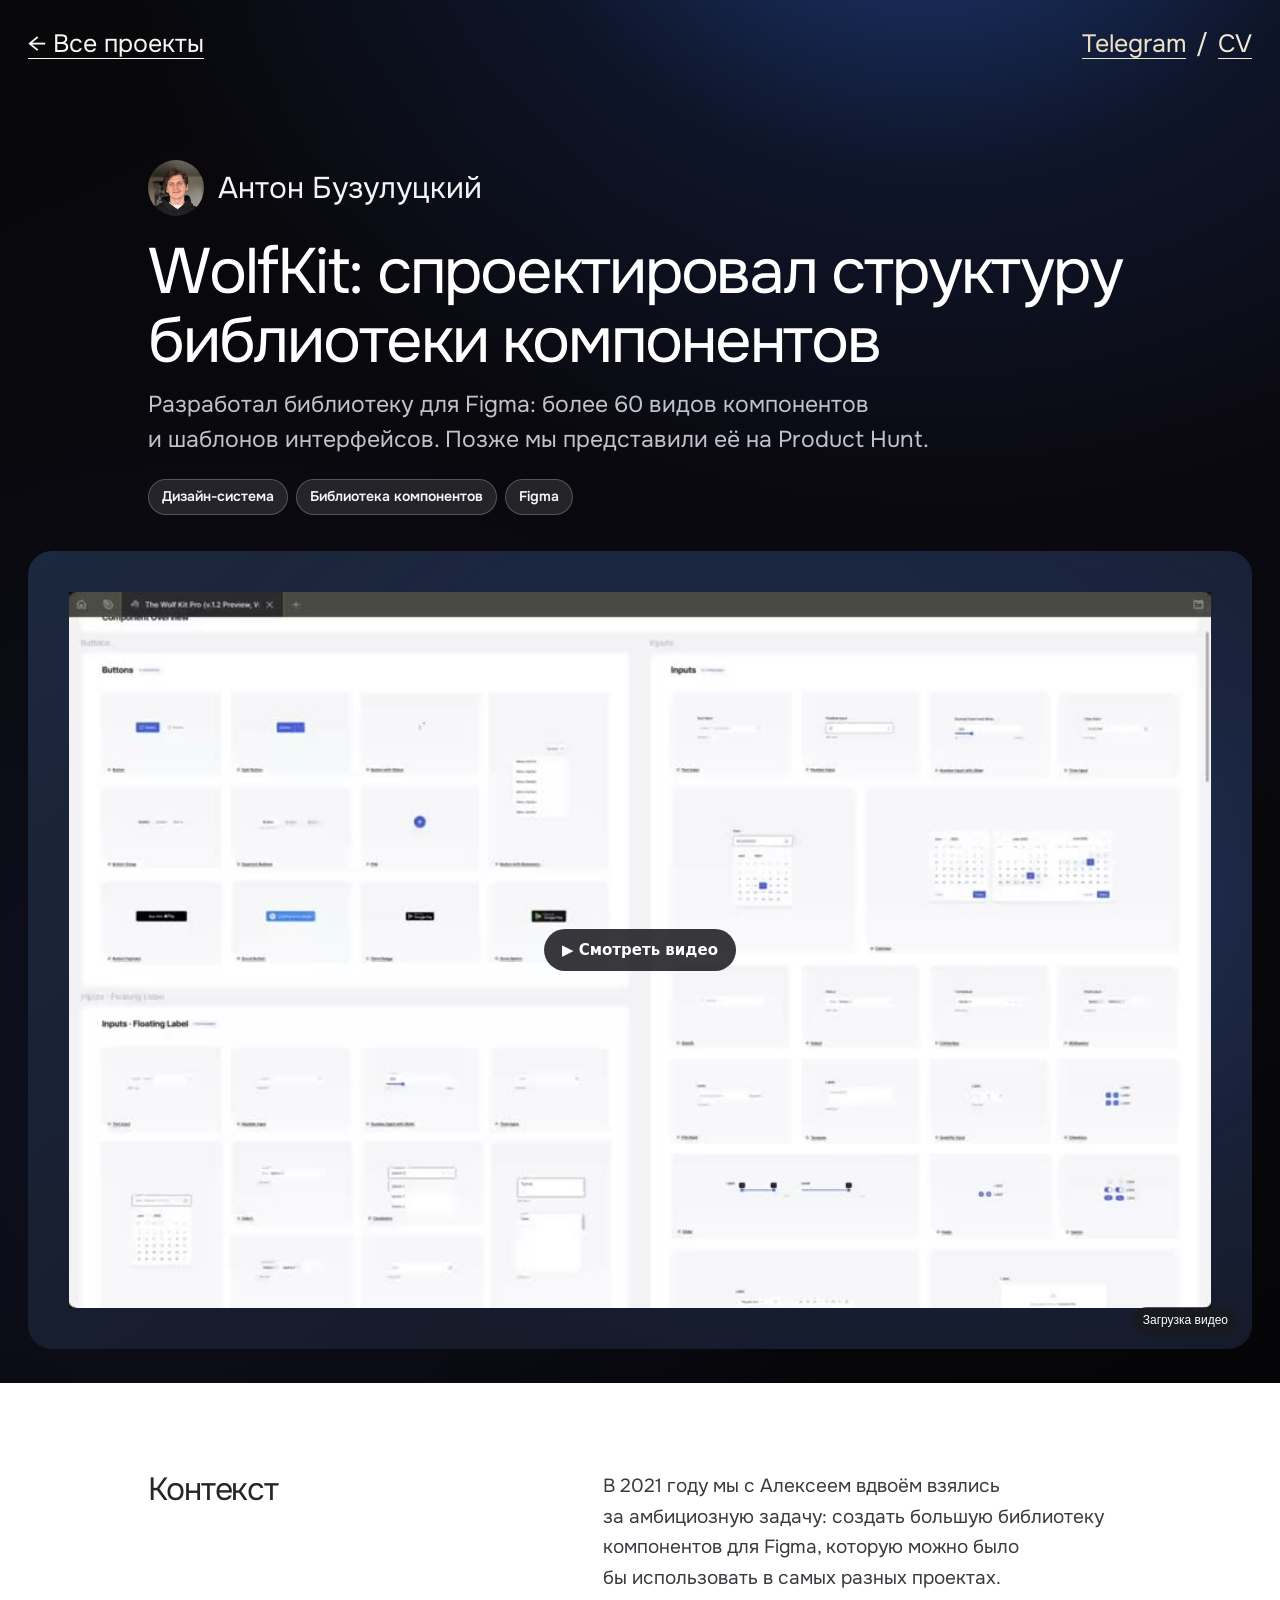
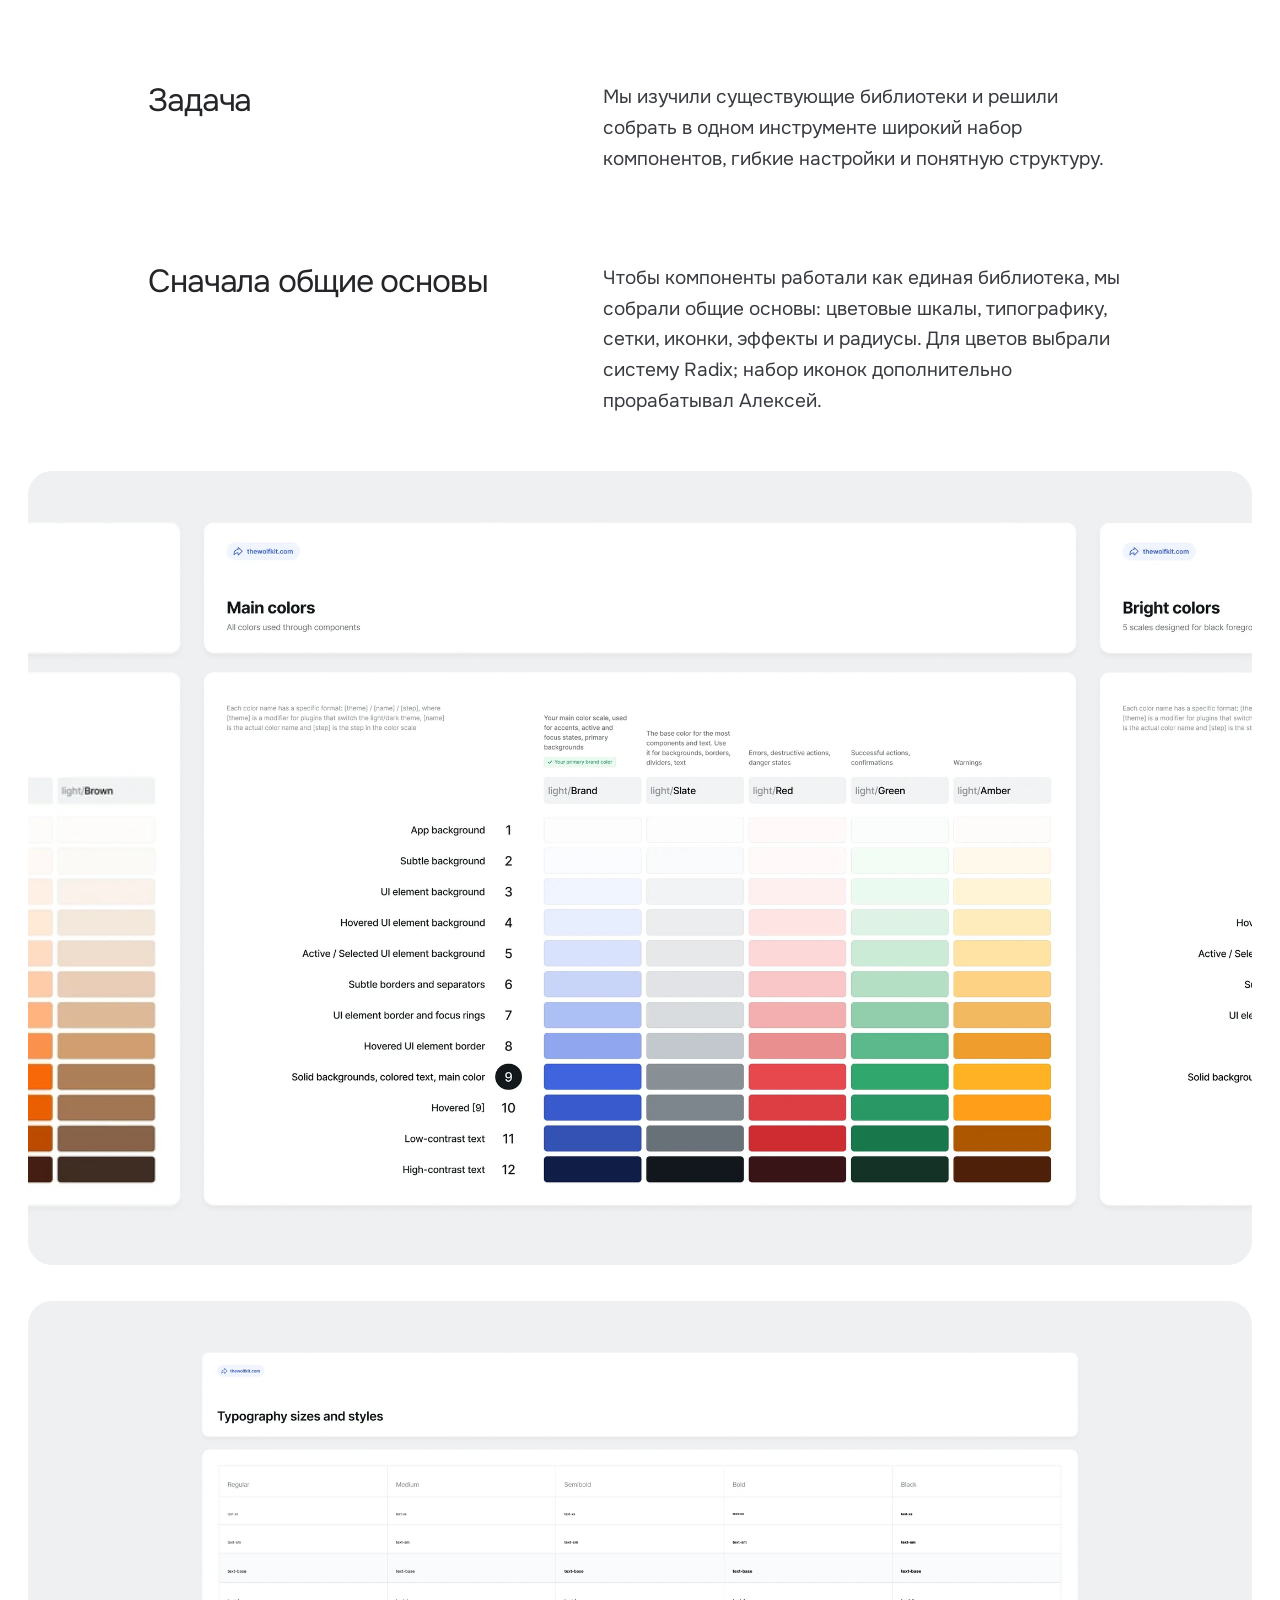
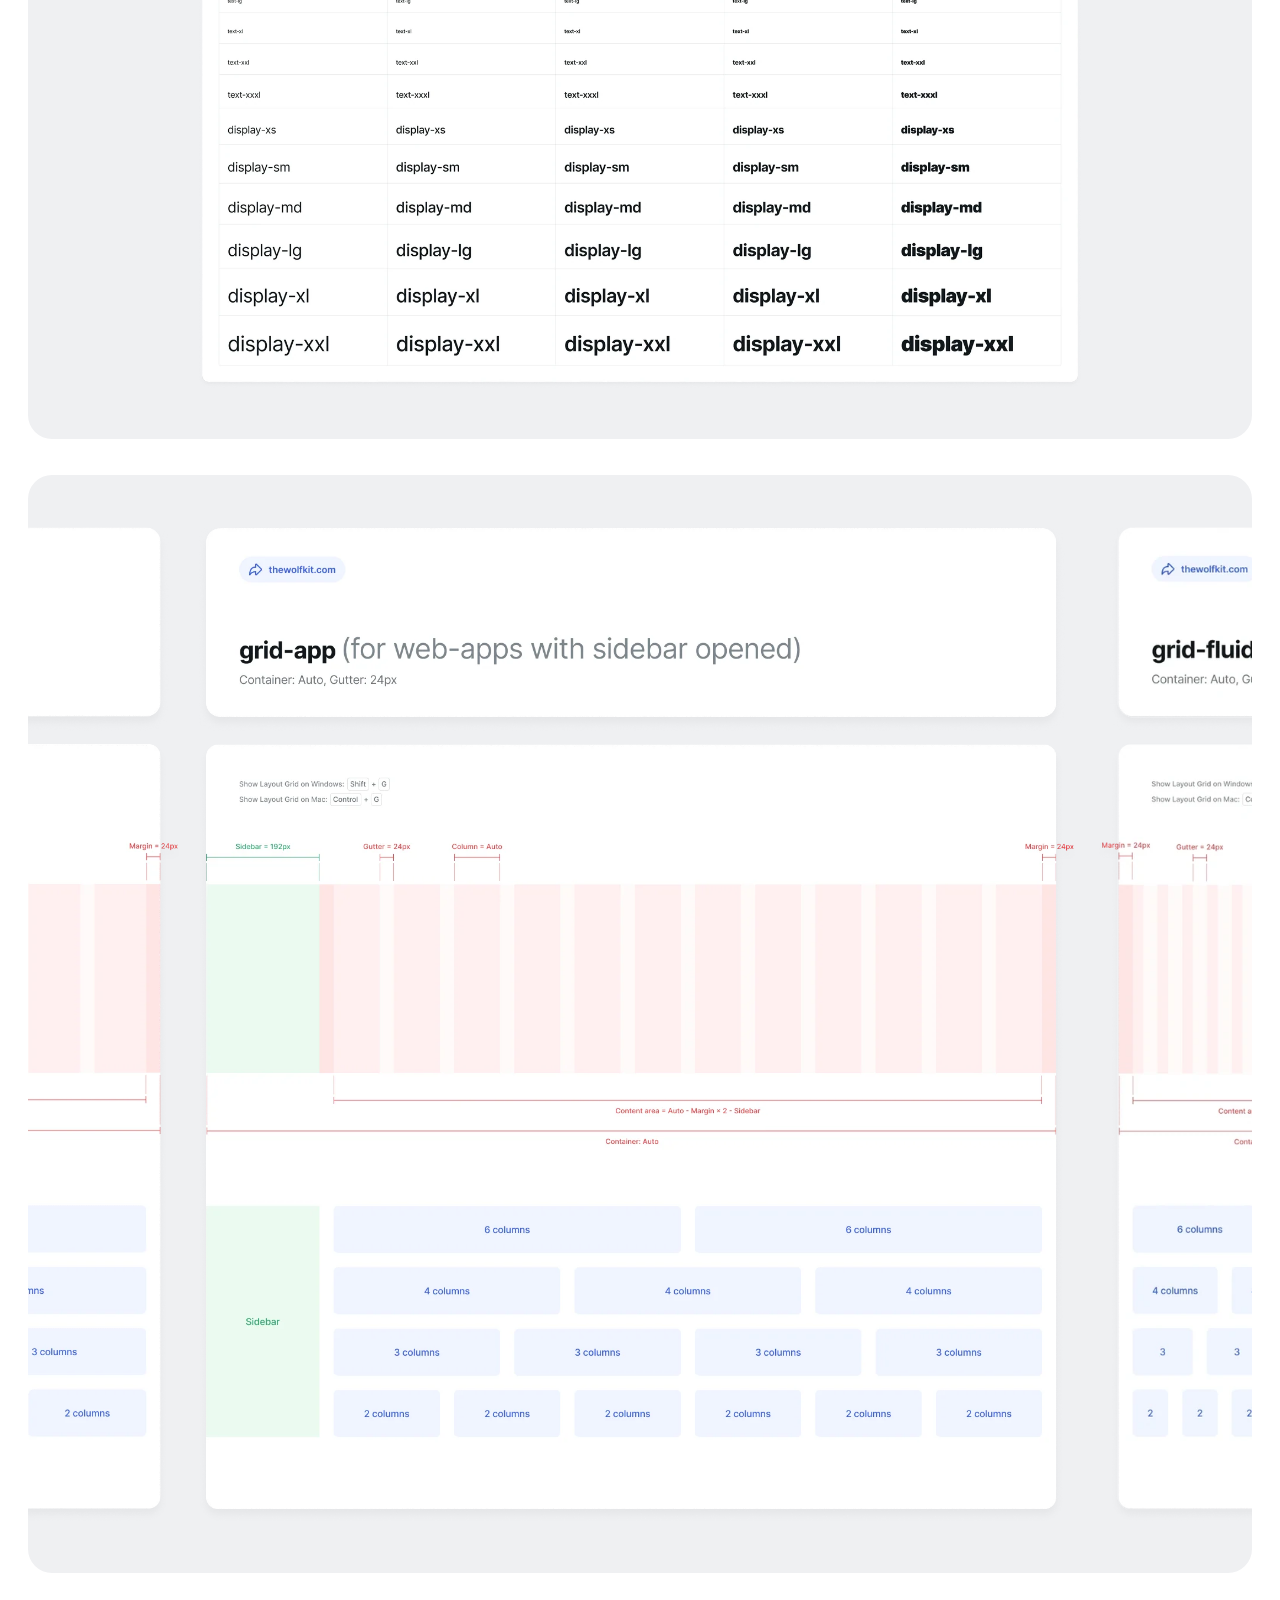
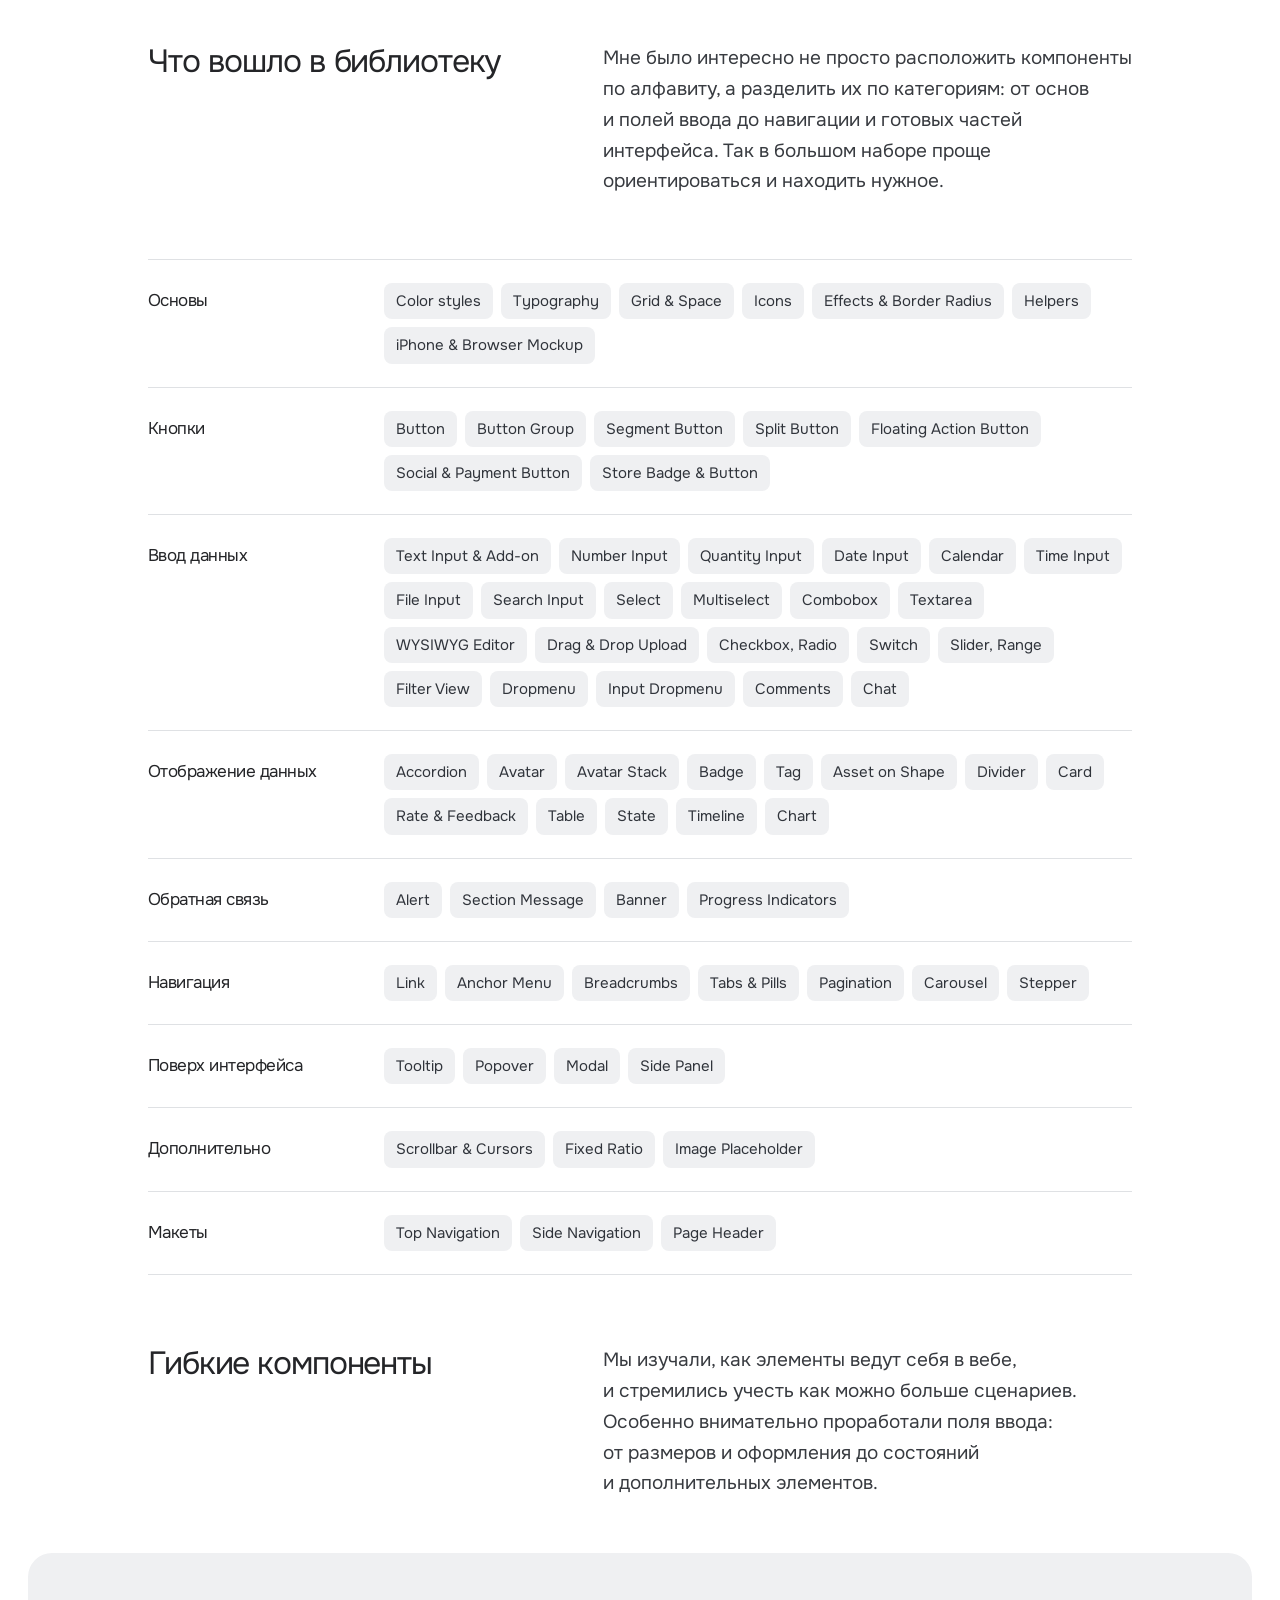
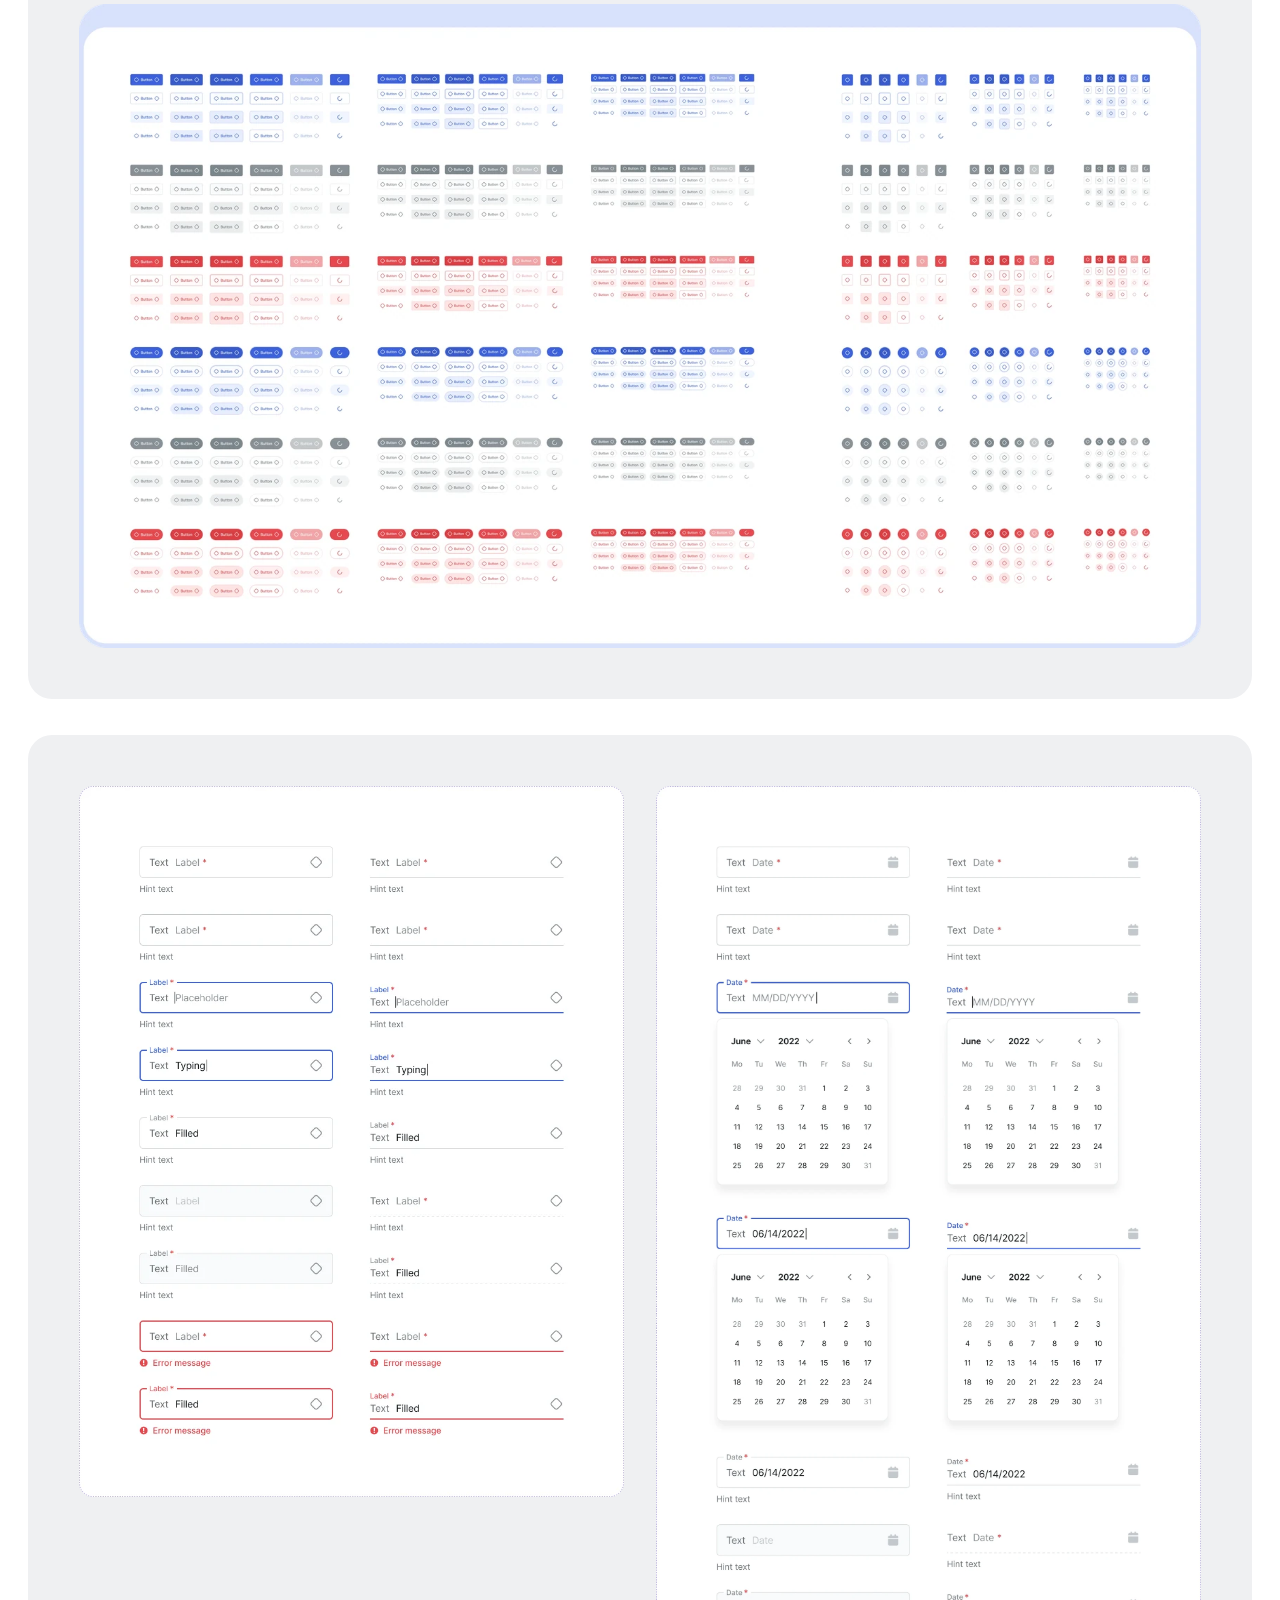
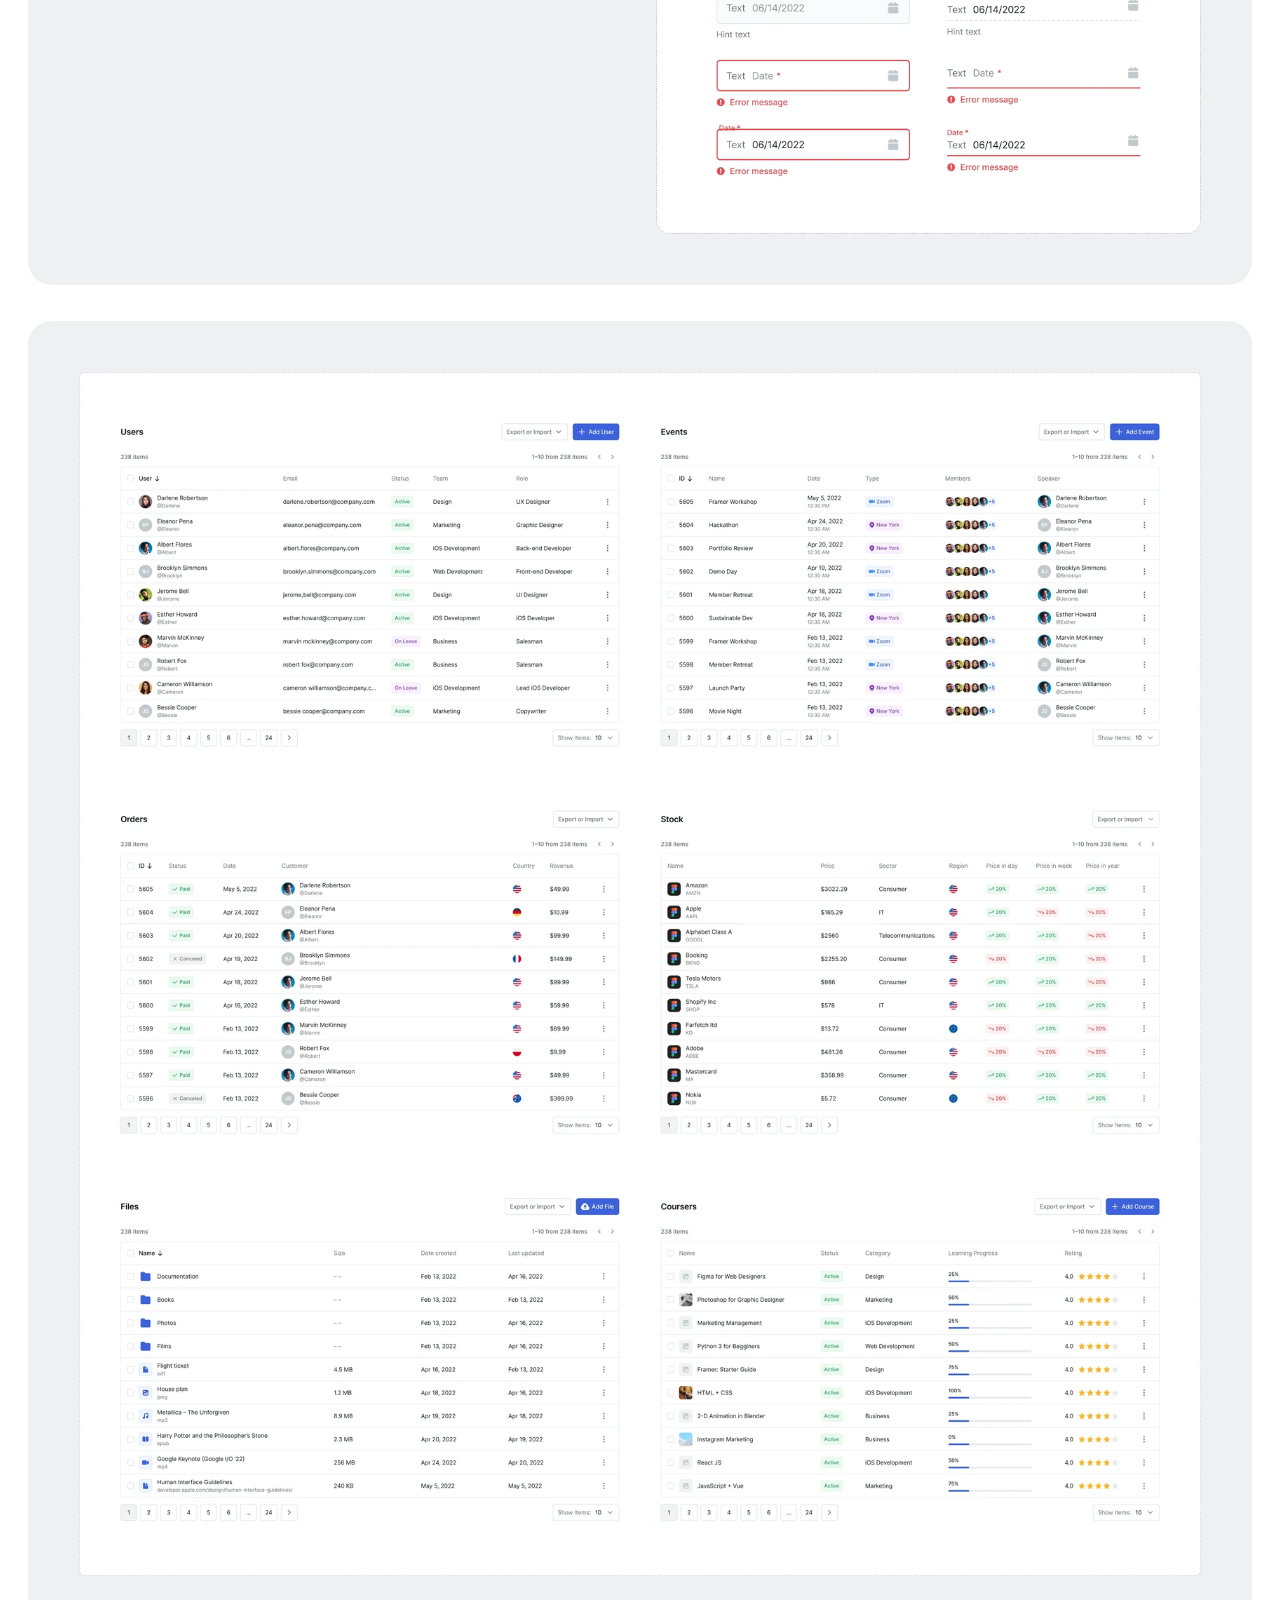
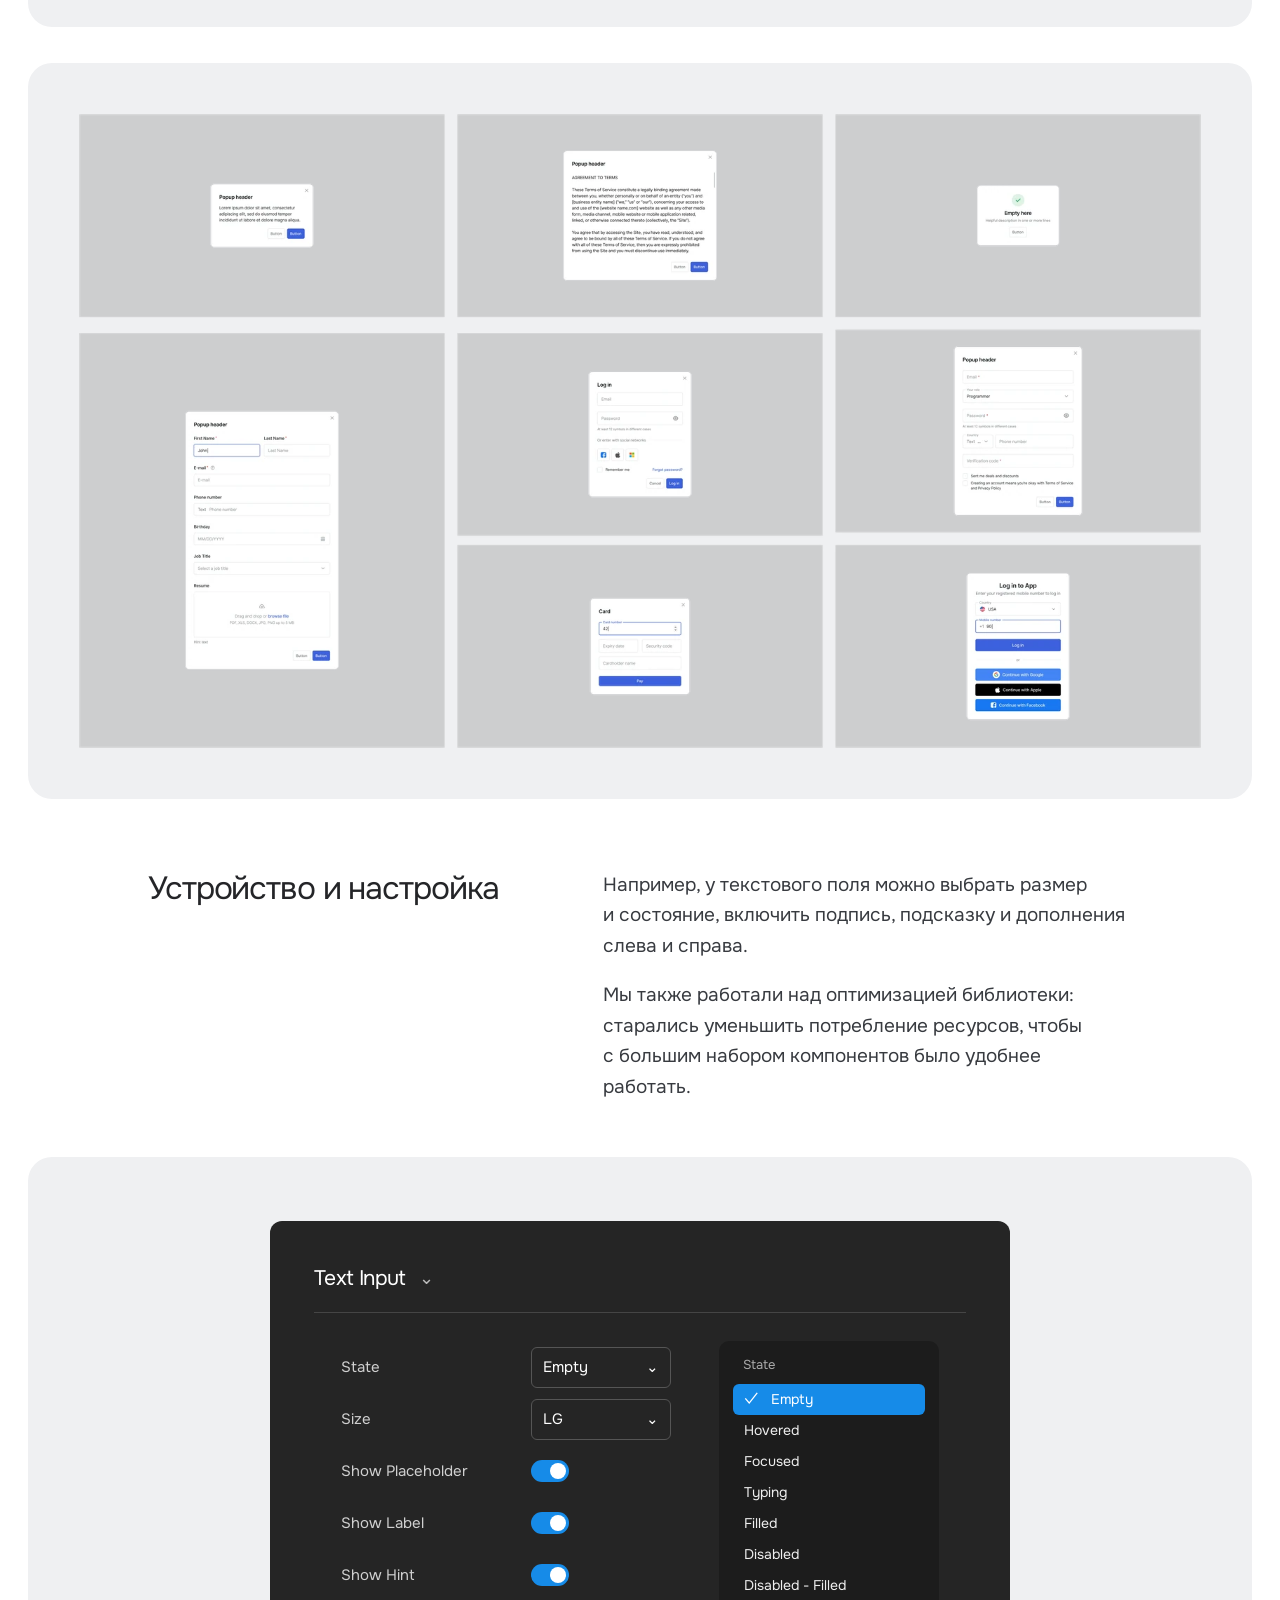
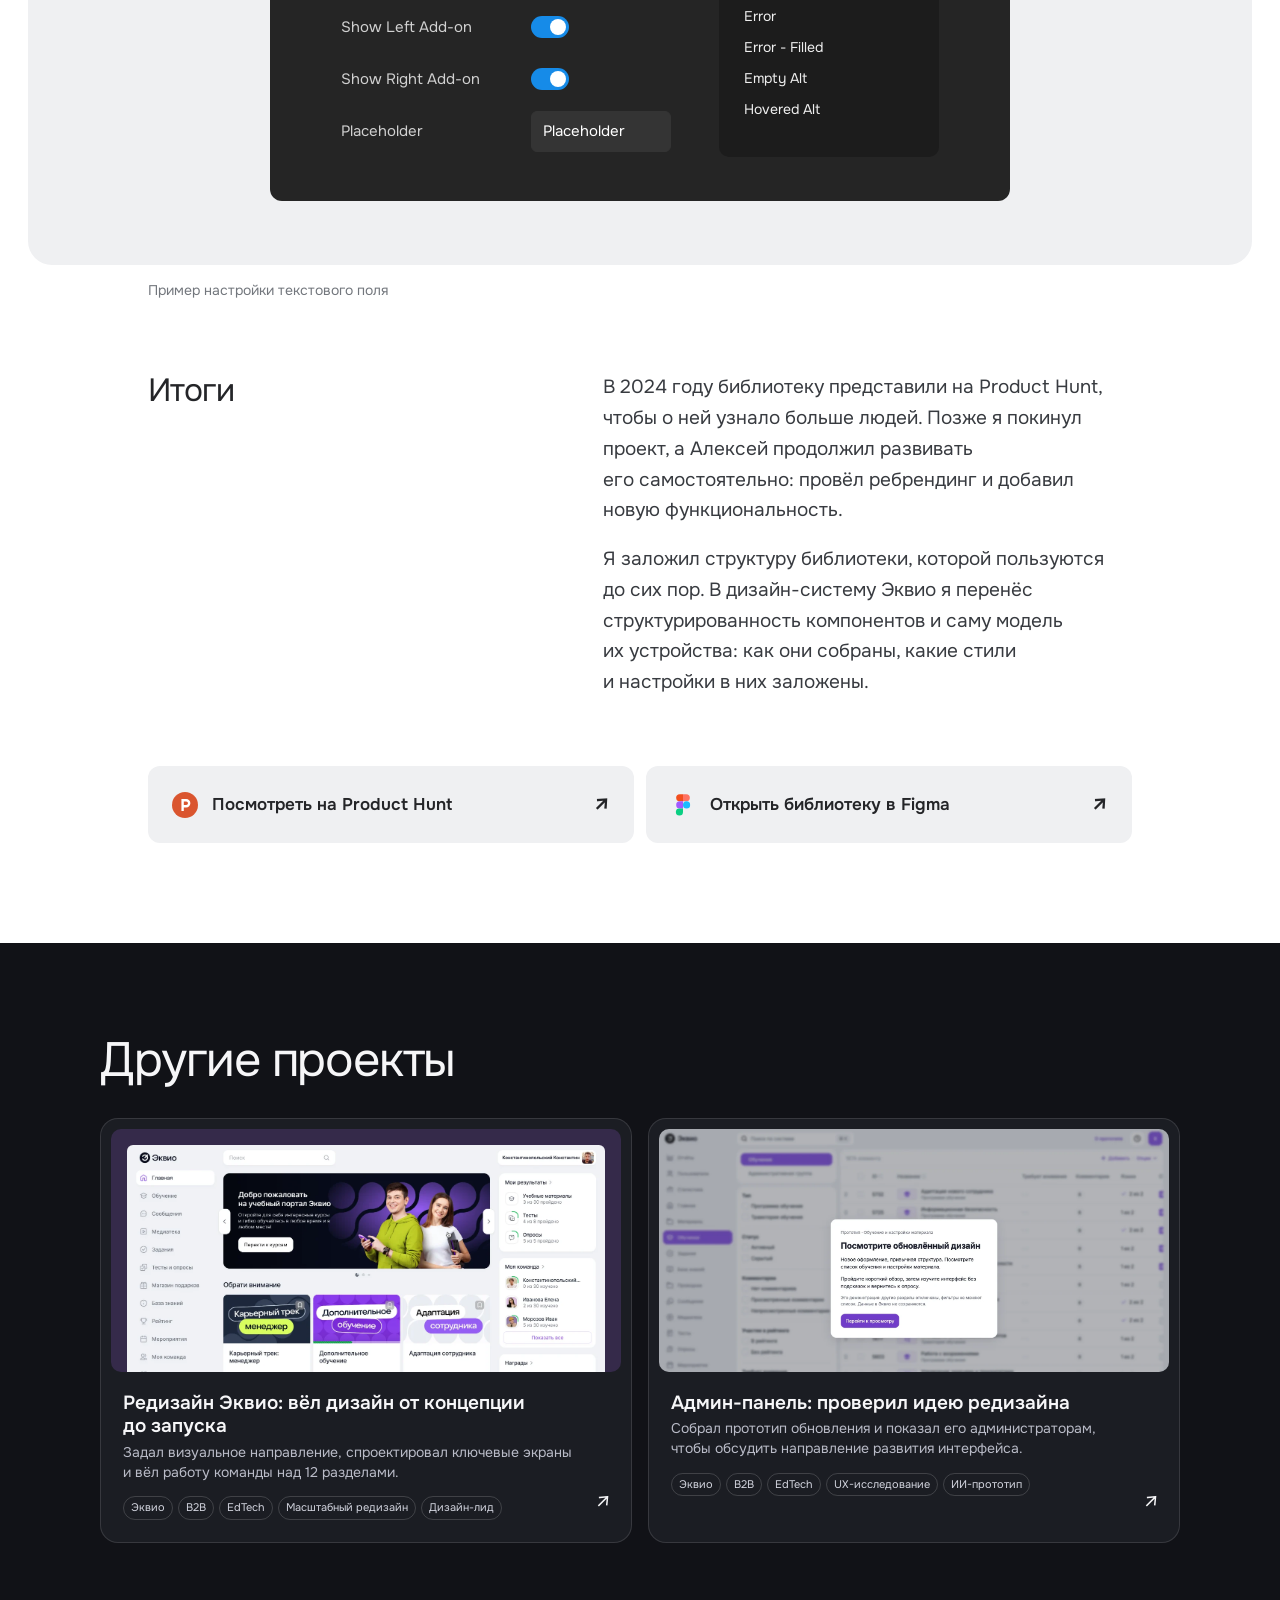
<file: wolfkit-case/index.html>
<!DOCTYPE html>

<html lang="ru"><head><link rel="icon" type="image/png" sizes="128x128" href="../assets/favicon.png"><meta charset="utf-8"/><meta content="width=device-width,initial-scale=1" name="viewport"/><title>Как я собирал библиотеку WolfKit: Антон Бузулуцкий</title><style>
*{box-sizing:border-box}body{margin:0;background:#fff;color:#202124;font-family:Inter,-apple-system,BlinkMacSystemFont,"Segoe UI",sans-serif;line-height:1.5}main{max-width:1080px;margin:auto;padding:60px 42px 110px}header{padding:34px 0 70px;border-bottom:1px solid #e4e4e4}h1{font-size:clamp(36px,5.6vw,68px);line-height:1.04;letter-spacing:-.035em;font-weight:650;max-width:850px;margin:0 0 30px}header>p{font-size:clamp(19px,2.2vw,25px);max-width:730px;line-height:1.4;margin:0}.meta{display:flex;gap:45px;flex-wrap:wrap;margin-top:46px;color:#666;font-size:14px}.meta strong{display:block;color:#222;font-weight:600;margin-bottom:5px}section{padding-top:100px}h2{font-size:clamp(28px,4vw,42px);line-height:1.15;letter-spacing:-.025em;margin:0 0 23px;font-weight:650;max-width:760px}h3{font-size:21px;margin:0 0 10px;line-height:1.3}p{font-size:18px;line-height:1.6;max-width:760px;margin:0 0 18px}.note{font-size:14px;color:#676767;line-height:1.5;max-width:850px;margin:12px 0 0}.placeholder{margin:34px 0 0;background:#e8e8e8;min-height:340px;display:flex;align-items:center;justify-content:center;text-align:center;padding:36px;color:#525252}.placeholder span{font-size:17px;font-weight:600;max-width:480px}.placeholder.short{min-height:230px}.placeholder.tall{min-height:410px}.pair{display:grid;grid-template-columns:1fr 1fr;gap:12px}.pair .placeholder{min-height:250px}.line{margin-top:62px;border-top:1px solid #e4e4e4;padding-top:40px}.editor{margin-top:95px;padding:28px 30px;background:#f5f5f5;color:#3f3f3f}.editor h2{font-size:20px;letter-spacing:0}.editor p,.editor li{font-size:15px;line-height:1.6}.editor ul{padding-left:20px;max-width:850px}footer{border-top:1px solid #e5e5e5;margin-top:100px;padding-top:25px;font-size:14px;color:#666}@media(max-width:600px){main{padding:28px 20px 70px}header{padding:25px 0 48px}section{padding-top:68px}.placeholder,.placeholder.tall{min-height:230px}.pair{grid-template-columns:1fr}.pair .placeholder{margin-top:15px;min-height:190px}p{font-size:17px}.meta{gap:24px}}

.placeholder,.placeholder.short,.placeholder.tall,.pair .placeholder{aspect-ratio:16 / 9;min-height:0;height:auto}

.hero-screens{aspect-ratio:16/9;margin:38px 0 0;padding:5%;background:#eff0f2;display:flex;align-items:center;justify-content:center;gap:3%;overflow:hidden}.hero-screen-desktop{width:78%;min-width:0}.hero-screen-mobile{height:100%;min-width:0}.hero-screens img{display:block;max-width:100%;max-height:100%;width:auto;height:auto}.hero-screen-desktop img{width:100%;border-radius:5px}.hero-screen-mobile img{height:100%;border-radius:6px}.hero-screen-mobile{display:flex;justify-content:center}@media(max-width:600px){.hero-screens{padding:4%;gap:2%}.hero-screen-desktop{width:78%}.hero-screen-mobile{height:100%}}

.hero-screens{position:relative;isolation:isolate;background:linear-gradient(145deg,#e8e9f0 0%,#f0f0f4 50%,#dedfe9 100%);border-radius:18px;padding:5%;gap:3.5%}.hero-screens::before{content:"";position:absolute;inset:3.5%;z-index:-1;border:1px solid rgba(255,255,255,.78);border-radius:14px;background:rgba(255,255,255,.33);box-shadow:inset 0 1px 0 rgba(255,255,255,.68)}.hero-screen-desktop,.hero-screen-mobile{padding:5px;border:1px solid rgba(255,255,255,.86);border-radius:12px;background:rgba(255,255,255,.58);box-shadow:0 10px 28px rgba(36,39,57,.13);backdrop-filter:blur(12px);-webkit-backdrop-filter:blur(12px)}.hero-screen-mobile{height:95%;padding:4px;border-radius:12px}.hero-screen-desktop img{border-radius:7px}.hero-screen-mobile img{border-radius:8px}@media(max-width:600px){.hero-screens{border-radius:12px;padding:5%;gap:3%}.hero-screens::before{border-radius:9px}.hero-screen-desktop,.hero-screen-mobile{padding:2px;border-radius:6px}.hero-screen-desktop img,.hero-screen-mobile img{border-radius:3px}}

.hero-screens{background:transparent;border-radius:0;padding:2% 0;overflow:visible}.hero-screens::before{display:none}.hero-screen-desktop,.hero-screen-mobile{overflow:hidden;border-radius:14px}.hero-screen-desktop img,.hero-screen-mobile img{border-radius:0}@media(max-width:600px){.hero-screen-desktop,.hero-screen-mobile{border-radius:8px}.hero-screen-desktop img,.hero-screen-mobile img{border-radius:0}}

.hero-screens{background:#eff0f2;border-radius:18px;padding:5%;overflow:hidden}.hero-screen-desktop img{border-radius:8px}.hero-screen-mobile img{border-radius:8px}@media(max-width:600px){.hero-screens{border-radius:12px;padding:5%}.hero-screen-desktop img,.hero-screen-mobile img{border-radius:4px}}

.hero-screens{position:relative;display:block;padding:0}.hero-screen-desktop{position:absolute;width:76%;left:6%;top:8%;z-index:1}.hero-screen-mobile{position:absolute;width:22.3%;height:auto;right:5%;bottom:4%;z-index:2;display:block}.hero-screen-mobile img{width:100%;height:auto;max-height:none}@media(max-width:600px){.hero-screen-desktop{width:76%;left:6%;top:8%}.hero-screen-mobile{width:22.3%;height:auto;right:5%;bottom:4%}}

.hero-screen-desktop{width:72%;left:7%;top:50%;transform:translateY(-50%)}.hero-screen-mobile{width:21%;right:6%;bottom:7%}@media(max-width:600px){.hero-screen-desktop{width:72%;left:7%;top:50%;transform:translateY(-50%)}.hero-screen-mobile{width:21%;right:6%;bottom:7%}}

.old-screen-scene{position:relative;aspect-ratio:16/9;background:#eff0f2;border-radius:18px;margin:34px 0 0;overflow:hidden;isolation:isolate}.old-screen{position:absolute;overflow:hidden;background:#fff;border:4px solid rgba(255,255,255,.82);border-radius:10px;box-shadow:0 12px 30px rgba(29,34,47,.17)}.old-screen img{display:block;width:100%;height:auto}.old-home{width:43%;height:77%;left:7%;top:11%;z-index:2;transform:rotate(-2deg)}.old-home img,.old-course img{width:119%;max-width:none;transform:translate(-8%,-2%)}.old-course{width:39%;height:74%;left:33%;top:17%;z-index:1;transform:rotate(2deg)}.old-messages{width:37%;height:70%;right:6%;top:12%;z-index:3;transform:rotate(2deg)}@media(max-width:600px){.old-screen-scene{border-radius:12px}.old-screen{border-width:2px;border-radius:5px;box-shadow:0 5px 14px rgba(29,34,47,.15)}}

.redesign-reasons{list-style:none;padding:0;margin:28px 0 0;max-width:820px}.redesign-reasons li{font-size:18px;line-height:1.55;padding:15px 0;border-top:1px solid #e4e4e4}.redesign-reasons strong{font-weight:650}@media(max-width:600px){.redesign-reasons li{font-size:17px}}

.concept-scene{margin:34px 0 0;aspect-ratio:16/9;border-radius:18px;background:#e9eaec;display:grid;grid-template-columns:repeat(2,minmax(0,1fr));grid-template-rows:repeat(2,minmax(0,1fr));gap:2.5%;padding:5% 5.5%;overflow:hidden;align-items:center}.concept-frame{overflow:hidden;border-radius:7px;background:#fff;border:1px solid rgba(0,0,0,.07);box-shadow:0 8px 18px rgba(35,38,45,.12)}.concept-frame img{display:block;width:100%;aspect-ratio:16/9;object-fit:cover;object-position:top;filter:grayscale(100%)}.concept-frame:nth-child(1){transform:translateY(4%)}.concept-frame:nth-child(2){transform:translateY(-4%)}.concept-frame:nth-child(3){transform:translateY(4%)}.concept-frame:nth-child(4){transform:translateY(-4%)}@media(max-width:600px){.concept-scene{border-radius:12px}.concept-frame{border-radius:4px;box-shadow:0 4px 8px rgba(35,38,45,.12)}}

.case-stage{display:inline-block;margin-bottom:20px;padding:7px 12px;border:1px solid #dedfe2;border-radius:999px;color:#5a606b;font-size:13px;line-height:1.2;font-weight:500}.concept-scene{position:relative;display:block;padding:0;isolation:isolate}.concept-frame{position:absolute;width:51%;border-radius:7px;transform:none}.concept-frame img{width:100%;height:auto;aspect-ratio:auto;object-fit:contain}.concept-frame:nth-child(1){left:3%;top:12%;z-index:1;transform:rotate(-3deg)}.concept-frame:nth-child(2){left:18%;top:25%;z-index:2;transform:rotate(-1deg)}.concept-frame:nth-child(3){left:33%;top:11%;z-index:3;transform:rotate(1deg)}.concept-frame:nth-child(4){left:46%;top:24%;z-index:4;transform:rotate(3deg)}@media(max-width:600px){.concept-frame{border-radius:4px}.case-stage{margin-bottom:16px}}

.concept-frame:nth-child(1){width:65%;left:18%;top:19%;z-index:4;transform:rotate(0deg)}.concept-frame:nth-child(2){width:60%;left:-26%;top:24%;z-index:1;transform:rotate(-2deg)}.concept-frame:nth-child(3){width:60%;left:58%;top:21%;z-index:2;transform:rotate(2deg)}.concept-frame:nth-child(4){width:59%;left:42%;top:27%;z-index:3;transform:rotate(1deg)}

.case-stage{background:#202124;color:#fff;border-color:#202124}.concept-scene .concept-catalog{width:70%;left:-7%;top:20%;z-index:1;transform:rotate(-2deg)}.concept-scene .concept-home{width:70%;left:35%;top:23%;z-index:2;transform:rotate(1deg)}

.concept-scene .concept-catalog{width:78%;left:-10%;top:15%;transform:rotate(-4deg)}.concept-scene .concept-home{width:78%;left:33%;top:19%;transform:rotate(3deg)}

.hero-screens{background:radial-gradient(ellipse at 70% 80%,#333244 0%,transparent 50%),radial-gradient(ellipse at 18% 16%,#292b35 0%,transparent 55%),#0c0d10}

.old-screen-scene{display:flex;align-items:center;justify-content:center;background:#eeeff1}.old-single-screen{width:82%;height:78%;position:relative;overflow:hidden;border-radius:8px;background:#fff;box-shadow:0 10px 26px rgba(29,34,47,.12)}.old-single-screen img{display:block;position:absolute;top:0;left:0;width:119%;max-width:none;height:auto;transform:translate(-8%,-2%);filter:saturate(.55)}@media(max-width:600px){.old-single-screen{border-radius:5px;box-shadow:0 5px 14px rgba(29,34,47,.12)}}

.decision-shot{aspect-ratio:16/9;margin:34px 0 0;padding:4%;display:flex;align-items:center;justify-content:center;background:#eff0f2;border-radius:18px;overflow:hidden}.decision-shot img{display:block;width:auto;height:auto;max-width:100%;max-height:100%;border-radius:8px;box-shadow:0 10px 26px rgba(29,34,47,.12)}@media(max-width:600px){.decision-shot{border-radius:12px;padding:4%}.decision-shot img{border-radius:5px;box-shadow:0 5px 14px rgba(29,34,47,.12)}}

.profile-scene{position:relative;aspect-ratio:16/9;margin:34px 0 0;background:#eff0f2;border-radius:18px;overflow:hidden;isolation:isolate}.profile-screen{position:absolute;overflow:hidden;border-radius:9px;border:4px solid rgba(255,255,255,.75);background:#fff;box-shadow:0 10px 26px rgba(29,34,47,.14)}.profile-screen{width:67%;aspect-ratio:16/10}.profile-screen img{display:block;width:100%;height:100%;object-fit:cover;object-position:top}.profile-results{left:3%;top:8%;z-index:2}.profile-about{right:3%;top:17%;z-index:1}@media(max-width:600px){.profile-scene{border-radius:12px}.profile-screen{border-width:2px;border-radius:5px;box-shadow:0 5px 14px rgba(29,34,47,.12)}}

 .platform-canvas{margin:34px 0 0;padding:6% 0;background:#e9eaed;border-radius:18px;overflow:hidden;display:flex;flex-direction:column;gap:32px}.platform-row{display:flex;gap:32px;justify-content:center;width:100%}.platform-shot{flex:0 0 53%;aspect-ratio:16/9;border-radius:10px;background:#fff;box-shadow:0 0 0 4px rgba(255,255,255,.82),0 12px 28px rgba(31,36,48,.16);overflow:hidden}.platform-shot img{width:100%;height:auto;display:block}.platform-shot.platform-test{aspect-ratio:auto;align-self:flex-start}.platform-row:nth-child(1){transform:translateX(-12%)}.platform-row:nth-child(2){transform:translateX(0)}.platform-row:nth-child(3){transform:translateX(12%)}@media(max-width:600px){.platform-canvas{gap:16px;border-radius:12px}.platform-row{gap:16px}.platform-shot{border-radius:5px;box-shadow:0 0 0 2px rgba(255,255,255,.82),0 6px 14px rgba(31,36,48,.14)}}

.module-list{display:flex;flex-wrap:wrap;gap:9px;margin:26px 0 32px;max-width:850px}.module-list span{display:inline-flex;align-items:center;padding:8px 14px;border:1px solid #e3e4e7;border-radius:999px;background:#f6f6f7;color:#30343d;font-size:15px;line-height:1.35}@media(max-width:600px){.module-list{gap:7px}.module-list span{font-size:14px;padding:7px 12px}}

.system-scene{position:relative;aspect-ratio:16/9;margin:34px 0 0;background:#e9eaed;border-radius:18px;overflow:hidden;isolation:isolate}.system-window{position:absolute;aspect-ratio:1.66;overflow:hidden;border-radius:9px;background:#242424;box-shadow:0 0 0 3px #202124,0 12px 28px rgba(24,26,32,.2)}.system-window img{position:absolute;max-width:none;width:120%;height:auto;left:-8%;top:-16%}.system-buttons{width:70%;left:4%;top:13%;z-index:2}.system-colors{width:44%;right:3%;top:6%;z-index:1}.system-icons{width:44%;right:3%;bottom:6%;z-index:3}.system-grid{width:38%;left:27%;bottom:4%;z-index:4}@media(max-width:600px){.system-scene{border-radius:12px}.system-window{border-radius:5px;box-shadow:0 0 0 2px #202124,0 6px 14px rgba(24,26,32,.2)}}

.adaptive-examples{display:grid;gap:16px;margin:30px 0 0}.adaptive-example{margin:0;overflow:hidden;border-radius:16px;background:#e4e5e9}.adaptive-example img{display:block;width:100%;height:auto}.adaptive-team{position:relative;aspect-ratio:3.05;background:#e4e5e9}.adaptive-team img{position:absolute;bottom:0;left:0;width:100%;height:auto}.adaptive-caption{font-size:14px;color:#676767;margin:9px 0 0}.adaptive-block{margin-top:48px}.adaptive-block h3{margin-bottom:10px}

h1,h2,h3{text-wrap:balance}

.grid-example{position:relative;aspect-ratio:16/9;background:#e9eaed}.grid-example img{position:absolute;width:120%;max-width:none;left:-8%;top:-16%}main img{cursor:zoom-in}.image-viewer{border:0;padding:0;background:rgba(12,13,16,.94);color:white;max-width:none;max-height:none;width:100%;height:100%;overflow:auto}.image-viewer::backdrop{background:rgba(12,13,16,.94)}.viewer-close{position:fixed;z-index:2;right:20px;top:18px;width:46px;height:46px;border:0;border-radius:50%;background:#fff;color:#181818;font-size:28px;cursor:pointer}.viewer-content{min-height:100%;display:flex;align-items:center;justify-content:center;padding:70px 24px}.viewer-content img{display:block;max-width:100%;max-height:calc(100vh - 120px);object-fit:contain;cursor:zoom-in}.viewer-content.zoomed{display:block}.viewer-content.zoomed img{max-width:none;max-height:none;width:auto;cursor:zoom-out}.viewer-content .viewer-crop{position:relative;overflow:hidden;width:min(100%,1400px);aspect-ratio:3.05}.viewer-content .viewer-crop img{position:absolute;width:100%;max-width:none;max-height:none;height:auto;bottom:0;left:0}.viewer-content.zoomed .viewer-crop{width:2400px;max-width:none}

.viewer-content .viewer-scene{flex:none;width:min(100%,1600px);margin:0;cursor:zoom-in}.viewer-content.zoomed .viewer-scene{width:2400px;max-width:none;cursor:zoom-out}.viewer-content .viewer-scene img{max-width:none;max-height:none;object-fit:initial}

.case-back{display:inline-block;margin:0 0 32px;color:#60666f;text-decoration:none;font-size:15px}.case-back:hover{text-decoration:underline}.case-back:focus-visible{outline:2px solid #6d49d8;outline-offset:4px}

@font-face{font-family:CaseInter;src:url('../assets/fonts/Inter-Regular.woff2') format('woff2');font-display:swap}body{font-family:CaseInter,-apple-system,BlinkMacSystemFont,"Segoe UI",sans-serif;background:radial-gradient(ellipse at 15% 8%,rgba(255,255,255,.35),transparent 55%),linear-gradient(145deg,#f7f8f9,#f0f2f4);background-attachment:fixed;color:#25292e}header{padding:24px;background:rgba(225,231,237,.92);border:1px solid rgba(255,255,255,.6);border-radius:26px;backdrop-filter:blur(18px) saturate(125%)}.case-top{display:flex;align-items:center;justify-content:space-between;gap:16px;margin-bottom:34px}.case-back{margin:0;color:#586676}.case-author{display:inline-flex;align-items:center;gap:9px;color:#586676;font-size:14px;text-decoration:none}.case-author img{width:36px;height:36px;object-fit:cover;border-radius:12px}.case-author:hover span{text-decoration:underline;text-underline-offset:3px}header h1{font-size:clamp(34px,4.8vw,54px);line-height:1.08;font-weight:650;letter-spacing:-.035em}header>p{font-size:clamp(18px,2vw,21px);line-height:1.5}.meta{margin-top:32px;color:#586676}.meta strong{color:#25292e}h2{font-size:clamp(27px,3.5vw,36px);line-height:1.17}h3{font-size:20px}p{line-height:1.6}.case-author img{cursor:pointer}@media(max-width:600px){header{padding:16px;border-radius:22px}.case-top{margin-bottom:25px}.case-author span{font-size:13px}header h1{font-size:32px}.meta{gap:18px}.case-author img{width:32px;height:32px}}

@font-face{font-family:CaseInter;src:url('../assets/fonts/Inter-Medium.woff2') format('woff2');font-style:normal;font-weight:500;font-display:swap}@font-face{font-family:CaseInter;src:url('../assets/fonts/Inter-SemiBold.woff2') format('woff2');font-style:normal;font-weight:600 900;font-display:swap}h1,h2,h3{font-weight:600;color:#1a1d22}strong,b{font-weight:600;color:#1a1d22}h3{font-size:21px;line-height:1.3}p,li{color:#39414b}

.case-top{margin-bottom:26px}.case-byline{margin-bottom:20px;color:#25292e;font-size:15px}.case-byline img{width:40px;height:40px;border-radius:13px}
</style><style>
/* Editorial case-study direction */
main{max-width:1120px;padding-top:36px}header{border:0;padding-bottom:50px}header>p{max-width:800px;color:#555}.meta{border-top:1px solid #e5e5e5;padding-top:22px;margin-top:38px}section{padding-top:88px}section>h2{font-size:clamp(30px,3.8vw,46px);font-weight:680;margin-bottom:24px}section>p,section>ul,.line>p{max-width:760px}section p{font-size:19px;line-height:1.62;color:#34363a}section strong{color:#1c1d20}.line h3{font-size:25px;font-weight:680;letter-spacing:-.02em}.line{margin-top:54px;padding-top:32px}figure{margin-left:0;margin-right:0}.case-context{padding-top:55px;border-top:1px solid #e4e4e4}.redesign-reasons li{margin-bottom:15px}.note,.adaptive-caption{font-size:14px;color:#686b70}footer{margin-top:90px}@media(max-width:600px){section{padding-top:64px}.case-context{padding-top:42px}section p{font-size:17px}.line h3{font-size:21px}}
</style><style>
/* Wide, restrained case presentation */
html{overflow-x:clip}body{background:#1b1b1b;color:#f6f6f6;font-family:Inter,-apple-system,BlinkMacSystemFont,"Segoe UI",sans-serif}main{max-width:1040px;padding:28px 28px 100px}header{padding:0 0 34px;border:0}.case-top{width:calc(100vw - 56px);position:relative;left:50%;transform:translateX(-50%);display:flex;align-items:center;gap:24px;margin:0 0 125px}.case-top .case-author{margin:0 auto 0 0;font-size:16px;color:#f5f5f5}.case-top .case-author img{width:40px;height:40px}.case-back,.case-contacts a{color:#eee;text-decoration:none;border-bottom:1px solid #777;padding-bottom:3px}.case-contacts{display:flex;gap:28px}.case-back:hover,.case-contacts a:hover{border-color:#fff}.case-contacts a:focus-visible,.case-back:focus-visible,.case-author:focus-visible{outline:2px solid white;outline-offset:5px}header h1{max-width:1000px;color:#f8f8f8;font-size:clamp(38px,5vw,68px);font-weight:500;line-height:1.08;letter-spacing:-.035em}header>p{max-width:800px;color:#a6a6a6;font-size:clamp(18px,2vw,23px)}.meta{border-color:#424242;color:#aaa}.meta strong{color:#eee}.hero-screens,.old-screen-scene,.concept-scene,.decision-shot,.profile-scene,.platform-canvas,.system-scene,.adaptive-examples{width:calc(100vw - 56px);max-width:none;margin-left:calc(50% - 50vw + 28px);margin-right:0}.hero-screens{margin-top:64px;border-radius:24px;background:#eff0f2}.hero-screen-desktop,.hero-screen-mobile{box-shadow:0 8px 28px #0002}.case-context{border-color:#414141}.line,.redesign-reasons li,footer{border-color:#414141}section>h2,h1,h2,h3,section strong,strong,b{color:#f6f6f6}section>h2{font-weight:550}section p,p,li,.line>p{color:#ddd}section p,section>ul,.line>p{max-width:780px}.note,.adaptive-caption{color:#a7a7a7}.line h3{font-weight:600}.case-stage{background:#eee;color:#191919;border:0}footer{color:#aaa}.image-viewer .viewer-content .viewer-scene{width:min(100%,1500px);max-width:100%;margin:0}.viewer-content .viewer-scene img{cursor:zoom-in}
@media(max-width:600px){main{padding:22px 20px 70px}.case-top{width:calc(100vw - 40px);gap:14px;flex-wrap:wrap;margin-bottom:70px}.case-top .case-author{font-size:14px}.case-top .case-author img{width:34px;height:34px}.case-back,.case-contacts a{font-size:14px}.case-contacts{gap:16px}header h1{font-size:36px}.hero-screens,.old-screen-scene,.concept-scene,.decision-shot,.profile-scene,.platform-canvas,.system-scene,.adaptive-examples{width:calc(100vw - 40px);margin-left:calc(50% - 50vw + 20px)}.hero-screens{margin-top:42px;border-radius:14px}section{padding-top:65px}section p{font-size:17px}}
</style><style>
html,body{background:#eff0f2;color:#111}main{max-width:1040px}header h1,section>h2,h1,h2,h3,section strong,strong,b{color:#111;font-weight:400}header h1{font-weight:400}header>p{color:#909195}.case-top{margin-bottom:100px;justify-content:space-between}.case-back,.case-contacts a{color:#111;text-decoration:underline;text-decoration-thickness:1px;text-underline-offset:6px;border:0;padding:0;font-size:clamp(18px,2vw,25px);font-weight:400}.case-contacts{gap:10px;align-items:center}.case-contacts span{font-size:clamp(18px,2vw,25px);color:#bdbfc2}.meta{display:none}.hero-screens{background:#fff}.case-context,.line,.redesign-reasons li,footer{border-color:#d6d7da}section p,p,li,.line>p{color:#303033}.note,.adaptive-caption,footer{color:#76777c}.case-stage{background:#202124;color:#fff}.case-back:focus-visible,.case-contacts a:focus-visible{outline-color:#222}@media(max-width:600px){.case-top{margin-bottom:68px;flex-direction:row;flex-wrap:nowrap;align-items:center}.case-back,.case-contacts a,.case-contacts span{font-size:16px}.case-contacts{gap:7px}header h1{font-size:36px}}
</style><style>
/* Текстовые разделы: заголовок слева, содержание справа. */
@media(min-width:801px){
 main>section{display:grid;grid-template-columns:minmax(180px, .7fr) minmax(0, 1.3fr);column-gap:clamp(48px,7vw,110px);align-items:start;row-gap:0}
 main>section>h2{grid-column:1;grid-row:1;margin:0;max-width:none}
 main>section>p,main>section>ul,main>section>.note{grid-column:2;max-width:none}
 main>section>h2+p,main>section>h2+ul{grid-row:1}
 main>section>figure,main>section .line>figure,main>section>.adaptive-examples,main>section .adaptive-block>.adaptive-examples{grid-column:1 / -1}
 main>section .line,main>section .adaptive-block{display:contents}
 main>section .line>h3,main>section .line>p,main>section .adaptive-block>h3,main>section .adaptive-block>p{grid-column:2;max-width:none}
 main>section .line>h3,main>section .adaptive-block>h3{margin-top:48px}
 main>section .line>figure{margin-top:34px}
 main>section>.note{margin-top:12px}
 main>section>figure,main>section .line>figure,main>section .adaptive-block>.adaptive-examples{width:calc(100vw - 56px);margin-left:calc(50% - 50vw + 28px)}
}
@media(max-width:800px){main>section{display:block}section>h2{margin-bottom:20px}}
</style><style>
html,body{background:#191919;color:#f6f6f6}header h1,section>h2,h1,h2,h3,section strong,strong,b{color:#f5f5f5}header>p,.note,.adaptive-caption,footer{color:#a4a4a4}.case-back,.case-contacts a{color:#f5f5f5}.case-contacts span{color:#858585}section p,p,li,.line>p{color:#e0e0e0}.case-context,.line,.redesign-reasons li,footer{border-color:#3b3b3b}.case-stage{background:#efefef;color:#191919}.case-back:focus-visible,.case-contacts a:focus-visible{outline-color:#fff}
.full-screen-shot{display:block;width:calc(100vw - 56px);max-width:none;margin:36px 0 0 calc(50% - 50vw + 28px);padding:0;background:transparent;border:0;border-radius:0;overflow:visible;aspect-ratio:auto}.full-screen-shot img{display:block;max-width:none;width:100%;height:auto;object-fit:contain;border:0;border-radius:0;box-shadow:none;filter:none}.hero-screens{background:transparent}.system-scene{background:transparent}.adaptive-examples{display:contents}.adaptive-example{background:transparent}
@media(min-width:801px){main>section>.full-screen-shot,main>section .line>.full-screen-shot,main>section .adaptive-block .full-screen-shot{grid-column:1 / -1;width:calc(100vw - 56px);margin-left:calc(50% - 50vw + 28px)}main>section .adaptive-block .adaptive-caption{grid-column:2}}
@media(max-width:800px){.full-screen-shot{width:calc(100vw - 40px);margin-left:calc(50% - 50vw + 20px);margin-top:24px}}
</style><style>.adaptive-examples>div{display:contents}</style><style>
.full-screen-shot{background:#202020;border-radius:28px;padding:clamp(22px,4vw,72px) clamp(20px,10vw,180px);overflow:hidden}.browser-frame,.portrait-frame{max-width:1440px;margin:auto;border-radius:9px;overflow:hidden;background:#fff;box-shadow:0 18px 38px #0008,0 0 0 1px #ffffff20}.browser-bar{height:38px;background:#373737;position:relative;display:flex;align-items:center;justify-content:center;padding:0 14px}.browser-dots{display:flex;gap:7px;position:absolute;left:15px}.browser-dots i{display:block;width:10px;height:10px;border-radius:50%;background:#ed6a5f}.browser-dots i:nth-child(2){background:#f4bd4f}.browser-dots i:nth-child(3){background:#61c554}.browser-address{width:40%;background:#292929;color:#b8b8b8;text-align:center;font-size:12px;line-height:25px;border-radius:5px}.full-screen-shot .browser-frame img,.full-screen-shot .portrait-frame img{width:100%;height:auto;display:block}.portrait-frame{max-width:550px}.montage-shot{padding:clamp(20px,3vw,50px)}.montage-shot img{width:100%}@media(max-width:800px){.full-screen-shot{border-radius:18px;padding:22px 16px}.browser-bar{height:28px}.browser-dots{left:9px;gap:5px}.browser-dots i{width:7px;height:7px}.browser-address{line-height:19px;font-size:10px}.browser-frame,.portrait-frame{border-radius:6px}}
</style><style>
header{background:transparent;border:0;border-radius:0;backdrop-filter:none;-webkit-backdrop-filter:none;box-shadow:none;padding:0 0 34px}header h1{color:#f5f5f5}header>p{color:#b4b4b4}.case-top{width:calc(100vw - 56px);max-width:none;left:50%;transform:translateX(-50%)}@media(max-width:600px){header{background:transparent;border:0;border-radius:0;padding:0 0 34px}.case-top{width:calc(100vw - 40px)}}
</style><style>
.composition-wrap{width:calc(100vw - 56px);max-width:none;margin:36px 0 0 calc(50% - 50vw + 28px);padding:clamp(18px,3.2vw,52px);border-radius:28px;background:#202020;overflow:hidden}.composition-wrap>.hero-screens,.composition-wrap>.old-screen-scene,.composition-wrap>.concept-scene,.composition-wrap>.profile-scene,.composition-wrap>.platform-canvas{width:100%;max-width:none;margin:0;border-radius:12px}.composition-wrap>.hero-screens,.composition-wrap>.old-screen-scene,.composition-wrap>.concept-scene,.composition-wrap>.profile-scene,.composition-wrap>.platform-canvas{background:#292a2e}.composition-wrap .concept-frame img{filter:grayscale(100%)}.composition-wrap .old-single-screen img{filter:grayscale(100%)}.composition-wrap .platform-canvas{gap:clamp(12px,2vw,32px)}.composition-wrap .platform-row{gap:clamp(12px,2vw,32px)}
@media(min-width:801px){main>section>.composition-wrap,main>section .line>.composition-wrap{grid-column:1 / -1;width:calc(100vw - 56px);margin-left:calc(50% - 50vw + 28px)}}
@media(max-width:800px){.composition-wrap{width:calc(100vw - 40px);margin-left:calc(50% - 50vw + 20px);padding:14px;border-radius:18px}.composition-wrap>.hero-screens,.composition-wrap>.old-screen-scene,.composition-wrap>.concept-scene,.composition-wrap>.profile-scene,.composition-wrap>.platform-canvas{border-radius:8px}}
</style><style>
.composition-wrap>.hero-screens{background:#eff0f2}.composition-wrap>.old-screen-scene{background:#eeeff1}.composition-wrap>.concept-scene{background:#e9eaec}.composition-wrap>.profile-scene{background:#eff0f2}.composition-wrap>.platform-canvas{background:#e9eaed}.composition-wrap .concept-frame,.composition-wrap .concept-scene .concept-frame{transform:none}.composition-wrap .old-screen,.composition-wrap .profile-screen,.composition-wrap .platform-shot{transform:none}
</style><style>.composition-wrap>.hero-screens,.composition-wrap>.old-screen-scene,.composition-wrap>.concept-scene,.composition-wrap>.profile-scene,.composition-wrap>.platform-canvas{background:#202020}</style><style>
@media(min-width:801px){main>section{grid-template-columns:minmax(240px, .85fr) minmax(0,1.15fr);column-gap:clamp(40px,5vw,78px)}main>section>h2{font-size:clamp(26px,2.5vw,36px);line-height:1.16;letter-spacing:-.025em;text-wrap:balance}}
</style><style>main>section+section{padding-top:clamp(140px,10vw,200px)}@media(max-width:800px){main>section+section{padding-top:96px}}</style><style>
/* В исходном изображении между примерами большой пустой участок: показываем нижнюю композицию «Моя команда». */
.montage-shot{position:relative;aspect-ratio:3.05 / 1;padding:0;overflow:hidden}.montage-shot img{position:absolute;left:0;bottom:0;display:block;width:100%;height:auto;max-width:none}
</style><style>
.platform-wrap{overflow:visible}.platform-wrap>.platform-canvas{overflow:visible}.platform-wrap .platform-row{overflow:visible}
</style><style>@media(min-width:801px){main>section>.line:first-of-type>h3{grid-row:1;margin-top:0}}</style><style>
html,body{background:#fff;color:#242528}body{font-family:Inter,-apple-system,BlinkMacSystemFont,"Segoe UI",sans-serif}header{background:transparent}header h1,section>h2,h1,h2,h3,section strong,strong,b{color:#242528}header>p,.note,.adaptive-caption,footer{color:#73777d}.case-back,.case-contacts a{color:#242528}.case-contacts span{color:#a5a8ac}section p,p,li,.line>p{color:#383b40}.case-context,.line,.redesign-reasons li,footer{border-color:#dedfe1}.composition-wrap,.full-screen-shot{background:#eff0f1}.composition-wrap>.hero-screens,.composition-wrap>.old-screen-scene,.composition-wrap>.concept-scene,.composition-wrap>.profile-scene,.composition-wrap>.platform-canvas{background:#eff0f1}.system-scene{background:#eff0f1}.case-back:focus-visible,.case-contacts a:focus-visible{outline-color:#242528}.case-stage{background:#252528;color:#fff}.browser-frame,.portrait-frame{box-shadow:0 12px 30px #0002,0 0 0 1px #00000014}
</style><style>header h1{text-wrap:balance;overflow-wrap:normal}@media(max-width:600px){header h1{font-size:clamp(29px,7.5vw,36px)}}</style><style>
/* A quieter serif gives the main headings a distinct voice. */
h1,h2{font-family:Georgia,"Times New Roman",serif;font-weight:400;letter-spacing:-.025em}.project h2{font-weight:400;letter-spacing:-.02em}.hello h1{font-weight:400}.timeline h2{font-weight:400}header h1,main>section>h2{font-weight:400}
</style><style>
@font-face{font-family:OnestPortfolio;src:url('../assets/fonts/Onest-Regular.ttf') format('truetype');font-style:normal;font-weight:400;font-display:swap}@font-face{font-family:OnestPortfolio;src:url('../assets/fonts/Onest-SemiBold.ttf') format('truetype');font-style:normal;font-weight:600 900;font-display:swap}body,h1,h2,h3{font-family:OnestPortfolio,-apple-system,BlinkMacSystemFont,"Segoe UI",sans-serif}h1,h2{font-weight:400;letter-spacing:-.035em}.project h2{font-weight:600}.hello h1{font-weight:600}
</style><style>
/* Одна система плашек и рамок для всех экранов кейса. */
.composition-wrap,.full-screen-shot{background:#eff0f1;border-radius:24px;padding:clamp(18px,3.2vw,52px)}
.composition-wrap>.hero-screens,.composition-wrap>.old-screen-scene,.composition-wrap>.concept-scene,.composition-wrap>.profile-scene,.composition-wrap>.platform-canvas,.composition-wrap>.system-scene,.composition-wrap>.montage-shot{background:#eff0f1;width:100%;max-width:none;margin:0;border-radius:12px}
.composition-wrap>.montage-shot{position:relative;padding:0;aspect-ratio:3.05/1;overflow:hidden}
.composition-wrap>.montage-shot img{position:absolute;left:0;bottom:0;width:100%;height:auto;max-width:none}
.browser-frame,.portrait-frame,.hero-screen-desktop,.hero-screen-mobile,.old-single-screen,.concept-frame,.profile-screen,.platform-shot,.system-window{border:1px solid rgba(27,30,35,.09);border-radius:10px;box-shadow:0 8px 24px rgba(27,30,35,.12);overflow:hidden}
.browser-frame img,.portrait-frame img{display:block;width:100%;height:auto}
@media(min-width:801px){main>section>.unified-composition,main>section .adaptive-block .unified-composition{grid-column:1 / -1;width:calc(100vw - 56px);margin-left:calc(50% - 50vw + 28px)}}
@media(max-width:800px){.composition-wrap,.full-screen-shot{border-radius:16px;padding:14px}.composition-wrap>.hero-screens,.composition-wrap>.old-screen-scene,.composition-wrap>.concept-scene,.composition-wrap>.profile-scene,.composition-wrap>.platform-canvas,.composition-wrap>.system-scene,.composition-wrap>.montage-shot{border-radius:8px}.browser-frame,.portrait-frame,.hero-screen-desktop,.hero-screen-mobile,.old-single-screen,.concept-frame,.profile-screen,.platform-shot,.system-window{border-radius:6px}}
</style><style>
main>header>.composition-wrap{background:#111214}main>header>.composition-wrap>.hero-screens{background:#111214}
</style><style>
/* Сохраняем пространство вокруг экранов и их исходные пропорции. */
.composition-wrap>.hero-screens,.composition-wrap>.old-screen-scene,.composition-wrap>.concept-scene,.composition-wrap>.profile-scene,.composition-wrap>.platform-canvas,.composition-wrap>.system-scene,.composition-wrap>.montage-shot{width:86%;max-width:1280px;margin-left:auto;margin-right:auto}.full-screen-shot .browser-frame{width:86%;max-width:1200px}.full-screen-shot .portrait-frame{width:min(75%,500px)}.browser-frame img,.portrait-frame img{height:auto;object-fit:contain}
@media(max-width:800px){.composition-wrap>.hero-screens,.composition-wrap>.old-screen-scene,.composition-wrap>.concept-scene,.composition-wrap>.profile-scene,.composition-wrap>.platform-canvas,.composition-wrap>.system-scene,.composition-wrap>.montage-shot{width:100%}.full-screen-shot .browser-frame{width:100%}.full-screen-shot .portrait-frame{width:min(85%,450px)}}
</style><style>
main>section .adaptive-block .composition-wrap>.montage-shot{width:86%;max-width:1280px;margin:0 auto}@media(max-width:800px){main>section .adaptive-block .composition-wrap>.montage-shot{width:100%;margin:0 auto}}
</style><style>
.composition-wrap,.full-screen-shot,main>header>.composition-wrap{background:#f0f2f5}
.composition-wrap>.hero-screens,.composition-wrap>.old-screen-scene,.composition-wrap>.concept-scene,.composition-wrap>.profile-scene,.composition-wrap>.platform-canvas,.composition-wrap>.system-scene,.composition-wrap>.montage-shot,main>header>.composition-wrap>.hero-screens{background:#f0f2f5}
.browser-frame,.portrait-frame,.hero-screen-desktop,.hero-screen-mobile,.old-single-screen,.concept-frame,.profile-screen,.platform-shot,.system-window{border:4px solid rgba(255,255,255,.56);box-shadow:0 0 0 1px rgba(180,190,202,.22),0 12px 28px rgba(46,57,72,.12);background-clip:padding-box}
@media(max-width:800px){.browser-frame,.portrait-frame,.hero-screen-desktop,.hero-screen-mobile,.old-single-screen,.concept-frame,.profile-screen,.platform-shot,.system-window{border-width:2px}}
</style><style>html{background:#fff}body{background:linear-gradient(180deg,#eee8ff 0,#f7f4ff 260px,#fff 720px);background-repeat:no-repeat;background-color:#fff}@media(max-width:600px){body{background:linear-gradient(180deg,#eee8ff 0,#f8f5ff 180px,#fff 500px);background-repeat:no-repeat;background-color:#fff}}</style><style>main>header>.composition-wrap{background:linear-gradient(180deg,#eee9fa 0%,#f0eff8 35%,#f0f2f5 100%)}main>header>.composition-wrap>.hero-screens{background:transparent}</style><style>
.case-person{display:flex;align-items:center;gap:10px;margin:0 0 22px;color:#4e535b;font-size:15px;line-height:1.3}.case-person img{display:block;width:42px;height:42px;object-fit:cover;border-radius:14px}.case-tags{display:flex;align-items:center;flex-wrap:wrap;gap:8px;margin-top:26px}.case-tags span{display:inline-flex;align-items:center;padding:7px 12px;border:1px solid rgba(90,87,116,.10);border-radius:999px;background:rgba(234,231,244,.7);color:#5e6070;font-size:14px;line-height:1.3}@media(max-width:600px){.case-person{font-size:14px;margin-bottom:18px}.case-person img{width:36px;height:36px;border-radius:12px}.case-tags{margin-top:20px;gap:6px}.case-tags span{font-size:13px;padding:6px 10px}}
</style><style>.case-person{font-size:16px;gap:10px}.case-person img{width:32px;height:32px;border-radius:10px}@media(max-width:600px){.case-person{font-size:14px;gap:8px}.case-person img{width:30px;height:30px;border-radius:9px}}</style><style>.case-person{font-size:19px;gap:11px}.case-person img{width:38px;height:38px;border-radius:12px}@media(max-width:600px){.case-person{font-size:17px;gap:9px}.case-person img{width:34px;height:34px;border-radius:11px}}</style><style>.case-context{border-top:0}</style><style>.case-person{font-size:24px;gap:14px}.case-person img{width:56px;height:56px;border-radius:50%}@media(max-width:600px){.case-person{font-size:20px;gap:11px}.case-person img{width:46px;height:46px;border-radius:50%}}</style><style>
main>header>.composition-wrap{background:radial-gradient(ellipse at 72% 18%,#37313f 0%,transparent 48%),linear-gradient(145deg,#25242b 0%,#0e0f13 56%,#1d1b23 100%)}main>header>.composition-wrap>.hero-screens{background:transparent}
.browser-frame,.portrait-frame,.hero-screen-desktop,.hero-screen-mobile,.old-single-screen,.concept-frame,.profile-screen,.platform-shot,.system-window{border:5px solid rgba(255,255,255,.62);box-shadow:0 0 0 1px rgba(191,199,211,.52),inset 0 1px 0 rgba(255,255,255,.8),0 14px 34px rgba(45,53,70,.16);background-clip:padding-box}
@media(max-width:800px){.browser-frame,.portrait-frame,.hero-screen-desktop,.hero-screen-mobile,.old-single-screen,.concept-frame,.profile-screen,.platform-shot,.system-window{border-width:3px}}
</style><style>.composition-wrap>.montage-shot{border:5px solid rgba(255,255,255,.62);box-shadow:0 0 0 1px rgba(191,199,211,.52),0 14px 34px rgba(45,53,70,.12)}@media(max-width:800px){.composition-wrap>.montage-shot{border-width:3px}}</style><style>
/* Единая стеклянная рамка без вложенных полос. */
.browser-frame,.portrait-frame,.hero-screen-desktop,.hero-screen-mobile,.old-single-screen,.concept-frame,.profile-screen,.platform-shot,.system-window{border:8px solid rgba(255,255,255,.42);background-clip:padding-box;box-shadow:0 0 0 1px rgba(255,255,255,.36),inset 0 1px 0 rgba(255,255,255,.68),0 18px 42px rgba(31,34,49,.2);backdrop-filter:blur(16px) saturate(135%);-webkit-backdrop-filter:blur(16px) saturate(135%)}
.hero-screen-desktop,.hero-screen-mobile{padding:0;background:rgba(255,255,255,.18);border-radius:18px}.hero-screen-desktop img,.hero-screen-mobile img{display:block;border-radius:9px}
.composition-wrap>.montage-shot{border:8px solid rgba(255,255,255,.42);box-shadow:0 0 0 1px rgba(255,255,255,.36),0 18px 42px rgba(31,34,49,.14)}
@media(max-width:800px){.browser-frame,.portrait-frame,.hero-screen-desktop,.hero-screen-mobile,.old-single-screen,.concept-frame,.profile-screen,.platform-shot,.system-window,.composition-wrap>.montage-shot{border-width:5px}.hero-screen-desktop,.hero-screen-mobile{border-radius:12px}.hero-screen-desktop img,.hero-screen-mobile img{border-radius:6px}}
</style><style>
/* Первый экран : тёмный, далее начинается светлая часть кейса. */
html,body{background:#fff}body{background-image:none;background-color:#fff}main>header{position:relative;isolation:isolate}main>header::before{content:"";position:absolute;z-index:-1;top:-28px;bottom:0;left:50%;width:100vw;transform:translateX(-50%);background:radial-gradient(ellipse at 72% 12%,#302a3b 0%,transparent 50%),linear-gradient(145deg,#222128 0%,#131318 65%,#1c1922 100%)}main>header h1,main>header .case-back,main>header .case-contacts a{color:#fff}main>header .case-person{color:#f4f3f7}main>header .case-contacts span{color:rgba(255,255,255,.55)}main>header .case-back:focus-visible,main>header .case-contacts a:focus-visible{outline-color:#fff}main>header>.composition-wrap{background:rgba(255,255,255,.035)}main>header>.composition-wrap>.hero-screens{background:transparent}@media(max-width:600px){main>header::before{top:-22px}}
</style><style>.redesign-reasons li:first-child{border-top:0}</style><style>
@font-face{font-family:PortfolioDisplay;src:url('../assets/fonts/InterDisplay-Regular.woff2') format('woff2');font-weight:400;font-style:normal;font-display:swap}@font-face{font-family:PortfolioDisplay;src:url('../assets/fonts/InterDisplay-Medium.woff2') format('woff2');font-weight:500;font-style:normal;font-display:swap}@font-face{font-family:PortfolioText;src:url('../assets/fonts/Inter-Regular.woff2') format('woff2');font-weight:400;font-style:normal;font-display:swap}@font-face{font-family:PortfolioText;src:url('../assets/fonts/Inter-SemiBold.woff2') format('woff2');font-weight:600 900;font-style:normal;font-display:swap}body{font-family:PortfolioText,-apple-system,BlinkMacSystemFont,"Segoe UI",sans-serif}h1,h2,h3,header h1,main>section>h2,.project h2,.hello h1{font-family:PortfolioDisplay,-apple-system,BlinkMacSystemFont,"Segoe UI",sans-serif;font-weight:500;letter-spacing:-.035em}
</style><style>main>section+section{padding-top:clamp(64px,5.5vw,96px)}@media(max-width:800px){main>section+section{padding-top:60px}}</style><style>main>header::before{background:radial-gradient(ellipse at 78% 17%,rgba(101,55,164,.52) 0%,rgba(67,37,112,.2) 24%,transparent 55%),radial-gradient(ellipse at 14% 80%,rgba(49,33,81,.28) 0%,transparent 45%),linear-gradient(145deg,#08080b 0%,#0b0910 55%,#050507 100%)}main>header>.composition-wrap{background:rgba(255,255,255,.035)}</style><style>main>header::before{background:radial-gradient(ellipse 85% 65% at 72% -12%,rgba(46,98,205,.58) 0%,rgba(29,60,129,.24) 38%,transparent 75%),radial-gradient(ellipse at 14% 80%,rgba(26,43,86,.22) 0%,transparent 45%),linear-gradient(155deg,#08080b 0%,#0b0910 55%,#050507 100%)}</style><style>.case-person{font-size:30px}@media(max-width:600px){.case-person{font-size:22px}}</style><style>
/* Возвращаем прежние кадрирования и держим боковые края композиций внутри плашки. */
.composition-wrap .concept-scene .concept-catalog{width:64%;left:2%;top:15%;transform:none}.composition-wrap .concept-scene .concept-home{width:64%;left:34%;top:20%;transform:none}.composition-wrap>.montage-shot{border:0;box-shadow:none}@media(max-width:800px){.composition-wrap>.montage-shot{border:0;box-shadow:none}}
</style><style>
@property --glow-x{syntax:"<percentage>";inherits:true;initial-value:72%}@property --glow-y{syntax:"<percentage>";inherits:true;initial-value:-12%}
main>header{--glow-x:72%;--glow-y:-12%;transition:--glow-x 900ms ease-out,--glow-y 900ms ease-out}
main>header::before{background:radial-gradient(ellipse 85% 65% at var(--glow-x) var(--glow-y),rgba(46,98,205,.58) 0%,rgba(29,60,129,.24) 38%,transparent 75%),radial-gradient(ellipse at 14% 80%,rgba(26,43,86,.22) 0%,transparent 45%),linear-gradient(155deg,#08080b 0%,#0b0910 55%,#050507 100%)}
@media(prefers-reduced-motion:reduce){main>header{transition:none}}
</style><style>
.story-placeholder{background:#e5e6e9;aspect-ratio:16 / 8.5;border-radius:24px;min-height:220px}.story-hero{background:#35343d!important;aspect-ratio:16 / 8.5;min-height:260px}.story-placeholder[aria-label]{position:relative}@media(min-width:801px){main>section>.story-placeholder{grid-column:1 / -1;width:calc(100vw - 56px);margin-left:calc(50% - 50vw + 28px)}}@media(max-width:800px){.story-placeholder{border-radius:16px;min-height:150px}.story-hero{min-height:180px}}
</style><style>.wolf-links{display:flex;flex-wrap:wrap;gap:24px;margin-top:50px}.wolf-links a{color:#242528;text-underline-offset:4px}</style><style>.story-placeholder{display:flex;align-items:center;justify-content:center;text-align:center}.placeholder-caption{display:block;max-width:460px;color:#747985;font-size:clamp(15px,1.5vw,20px);line-height:1.4;padding:18px}.story-hero .placeholder-caption{color:#b9bac4}@media(max-width:600px){.placeholder-caption{font-size:15px;padding:14px}}</style><style>
.wolf-board{display:grid;gap:clamp(12px,2vw,28px);align-items:start;padding:clamp(18px,4vw,64px)!important;background:#eff0f2!important}
.wolf-board--hero{grid-template-columns:1.65fr 1fr;align-items:center}.wolf-board--library{grid-template-columns:1.28fr 1fr}.wolf-board--inputs{grid-template-columns:1fr 1.35fr}.wolf-board--foundations{grid-template-columns:1fr 1fr}.wolf-board--single{grid-template-columns:1fr}
.wolf-shot{display:block;width:100%;min-width:0;padding:0;overflow:hidden;border:1px solid rgba(255,255,255,.8);border-radius:8px;background:#fff;box-shadow:0 4px 20px rgba(25,30,40,.08);cursor:zoom-in}.wolf-shot:focus-visible{outline:3px solid #405ee5;outline-offset:4px}.wolf-shot img{display:block;width:100%;height:auto}.wolf-shot--crop{aspect-ratio:1.65;position:relative}.wolf-shot--crop img{position:absolute;width:100%;height:100%;object-fit:cover;object-position:center bottom}.wolf-board--hero .wolf-shot:nth-child(2){aspect-ratio:1.25}.wolf-board--inputs .wolf-shot img{object-position:center bottom}.wolf-board--foundations .wolf-shot{aspect-ratio:1.45}.wolf-caption{grid-column:1/-1;margin:0;color:#777c84;font-size:14px;line-height:1.4}.wolf-dialog{border:0;padding:0;background:transparent;max-width:95vw;max-height:95vh;overflow:visible}.wolf-dialog::backdrop{background:rgba(15,16,20,.86)}.wolf-dialog img{display:block;max-width:95vw;max-height:90vh;width:auto;height:auto;object-fit:contain}.wolf-close{position:absolute;right:0;top:-42px;color:#fff;background:transparent;border:0;font-size:30px;cursor:pointer}.wolf-close:focus-visible{outline:2px solid #fff}
@media(max-width:650px){.wolf-board--hero,.wolf-board--library,.wolf-board--inputs,.wolf-board--foundations{grid-template-columns:1fr}.wolf-board{gap:14px}.wolf-board--hero .wolf-shot:nth-child(2){aspect-ratio:1.65}.wolf-caption{font-size:13px}}
</style><style>
.wolf-board,.wolf-board--hero-new,.wolf-board--clean{display:flex!important;flex-direction:column;align-items:center;justify-content:center;gap:clamp(18px,2.5vw,36px);background:#eff0f2!important;padding:clamp(20px,4vw,64px)!important}
.wolf-board .wolf-shot,.wolf-board--hero-new .wolf-shot,.wolf-board--inputs .wolf-shot,.wolf-board--foundations .wolf-shot{display:block;position:static;aspect-ratio:auto!important;width:100%;max-width:1200px;height:auto;padding:0;border:0;border-radius:0;background:transparent;box-shadow:none;overflow:visible}
.wolf-board .wolf-shot img,.wolf-shot--crop img{display:block;position:static;width:100%;height:auto;object-fit:contain;object-position:center}
.wolf-board--hero-new .wolf-shot{max-width:1050px}.wolf-board--pair{flex-direction:row!important;align-items:center}.wolf-board--pair .wolf-shot:first-child{width:43%}.wolf-board--pair .wolf-shot:last-child{width:57%}
.wolf-categories{margin-top:42px;border-top:1px solid #dfe1e4}.wolf-category{display:grid;grid-template-columns:minmax(160px,220px) 1fr;gap:32px;padding:23px 0;border-bottom:1px solid #dfe1e4}.wolf-category h3{font-size:17px;line-height:1.5;margin:0}.wolf-category p{font-size:16px;line-height:1.75;color:#555b63;margin:0;max-width:none}
@media(max-width:650px){.wolf-board--pair{flex-direction:column!important}.wolf-board--pair .wolf-shot:first-child,.wolf-board--pair .wolf-shot:last-child{width:100%}.wolf-category{grid-template-columns:1fr;gap:5px;padding:20px 0}.wolf-category p{font-size:15px}}
</style><style>
.wolf-video{display:flex;align-items:center;justify-content:center;overflow:hidden;background:#eff0f2!important}.wolf-video video{display:block;width:min(100%,1200px);height:auto;border:0;border-radius:0}
.wolf-color-scene{position:relative;display:flex;align-items:center;justify-content:center;overflow:hidden;padding:clamp(22px,4vw,60px) 0!important;background:#eff0f2!important}.wolf-color-scene .wolf-color-side{position:absolute;top:50%;width:70%;height:auto;transform:translateY(-50%);opacity:.8}.wolf-color-left{right:72%}.wolf-color-right{left:72%}.wolf-color-scene .wolf-color-center{position:relative;z-index:1;width:70%;border:0;padding:0;box-shadow:none;background:none;cursor:zoom-in}.wolf-color-center img{display:block;width:100%;height:auto}
.wolf-categories{border:0;margin:44px 0 0;text-align:center}.wolf-category{display:block;padding:28px 0;border:0}.wolf-category h3{font-size:21px;margin:0 0 17px}.wolf-badges,.wolf-state-list{display:flex;justify-content:center;flex-wrap:wrap;gap:9px}.wolf-badge,.wolf-state-list span{display:inline-block;padding:10px 16px;background:#eff0f2;border-radius:8px;color:#30343b;font-size:16px;line-height:1.35}.wolf-state-list span{background:#f0f1f4;font-size:15px}
.wolf-states{margin:44px auto 0;text-align:center;max-width:850px}.wolf-states h3{margin-bottom:10px}.wolf-states p{margin:0 auto 22px;font-size:16px;color:#626871}.wolf-settings{display:flex;align-items:center;justify-content:center;gap:clamp(16px,3vw,48px);background:#eff0f2!important}.wolf-settings>.wolf-shot{width:min(37%,360px)}.wolf-settings-detail{display:flex;flex-direction:column;align-items:center;gap:24px;width:min(35%,340px)}.wolf-settings-detail .wolf-shot{width:100%}.wolf-settings .wolf-shot{padding:0;border:0;border-radius:0;background:transparent;box-shadow:none}.wolf-settings img{display:block;width:100%;height:auto}
@media(max-width:650px){.wolf-color-scene .wolf-color-center{width:82%}.wolf-color-scene .wolf-color-side{width:82%}.wolf-color-left{right:84%}.wolf-color-right{left:84%}.wolf-category{padding:22px 0}.wolf-badge{font-size:14px;padding:9px 12px}.wolf-settings>.wolf-shot{width:52%}.wolf-settings-detail{width:42%;gap:14px}}
@media(prefers-reduced-motion:reduce){.wolf-video video{visibility:visible}}
</style><style>@media(min-width:801px){main>section>.wolf-categories,main>section>.wolf-states{grid-column:1 / -1;width:100%}.wolf-states{margin-left:auto;margin-right:auto}}</style><style>
.wolf-categories{text-align:left!important;border-top:1px solid #dfe1e4!important}.wolf-category{display:grid!important;grid-template-columns:minmax(150px,210px) minmax(0,1fr);gap:26px;text-align:left;padding:23px 0!important;border-bottom:1px solid #dfe1e4!important}.wolf-category h3{margin:5px 0 0!important;font-size:17px!important}.wolf-badges{justify-content:flex-start!important;gap:8px}.wolf-badge{font-size:15px!important;padding:8px 12px!important}
.wolf-peek{position:relative;display:flex;align-items:center;justify-content:center;overflow:hidden;padding:clamp(20px,4vw,60px) 0!important;background:#eff0f2!important}.wolf-peek-main{position:relative;display:block;width:72%;padding:0;border:0;background:transparent;box-shadow:none;z-index:1;cursor:zoom-in}.wolf-peek-main img{display:block;width:100%;height:auto}.wolf-peek-side{position:absolute;top:50%;width:72%;height:auto;transform:translateY(-50%)}.wolf-peek-left{right:73%}.wolf-peek-right{left:73%}
.wolf-config{display:flex;align-items:center;justify-content:center;background:#eff0f2!important;padding:clamp(24px,5vw,72px)!important}.wolf-config-panel{width:min(100%,840px);background:#252525;color:#f5f5f5;border-radius:12px;padding:clamp(22px,4vw,44px)}.wolf-config-head{display:flex;justify-content:space-between;align-items:center;padding-bottom:26px;border-bottom:1px solid #454545}.wolf-config-source,.wolf-config-caption{display:block;font-size:13px;color:#aaa}.wolf-config-head h3{color:#fff;font-size:24px;margin:4px 0 0}.wolf-config-symbol{font-size:30px;color:#bbb}.wolf-config-body{display:grid;grid-template-columns:1fr 220px;gap:clamp(25px,6vw,80px);padding-top:28px}.wolf-config-row{display:flex;justify-content:space-between;gap:20px;align-items:center;min-height:52px;font-size:15px;color:#d0d0d0}.wolf-value{display:flex;justify-content:space-between;align-items:center;width:150px;padding:8px 11px;border:1px solid #555;border-radius:6px;color:#fff}.wolf-value-text{background:#343434;border-color:#343434}.wolf-toggle{width:38px;height:22px;border-radius:20px;background:#168be8;position:relative;margin-right:112px;flex:none}.wolf-toggle::after{content:"";position:absolute;width:16px;height:16px;right:3px;top:3px;border-radius:50%;background:white}.wolf-config-states{background:#1c1c1c;border-radius:10px;padding:14px}.wolf-config-caption{padding:0 10px 9px}.wolf-config-state{font-size:14px;color:#eee;padding:5px 11px}.wolf-config-selected{background:#168be8;color:white;border-radius:6px}.wolf-config-selected span{margin-right:8px}
@media(max-width:650px){.wolf-category{grid-template-columns:1fr;gap:11px}.wolf-peek-main,.wolf-peek-side{width:82%}.wolf-peek-left{right:83%}.wolf-peek-right{left:83%}.wolf-config-body{grid-template-columns:1fr;gap:24px}.wolf-config-row{font-size:14px}.wolf-value{width:130px}.wolf-toggle{margin-right:92px}.wolf-config-states{columns:2}.wolf-config-caption{column-span:all}.wolf-config-state{break-inside:avoid}}
</style><style>.wolf-config-head{justify-content:flex-start;padding-bottom:20px}.wolf-config-title{display:flex;align-items:center;gap:10px}.wolf-component-icon{width:19px;height:19px;color:#a78bfa;flex:none}.wolf-config-title h3{font-size:21px;margin:0;color:#fff}.wolf-config-chevron{font-size:18px;color:#bbb;margin-left:3px}.wolf-config-body{grid-template-columns:minmax(0,330px) minmax(0,220px);justify-content:center;gap:clamp(24px,4vw,48px)}.wolf-config-controls{width:100%;max-width:330px}.wolf-config-row{display:grid;grid-template-columns:minmax(0,1fr) 140px;column-gap:16px;justify-content:initial}.wolf-config-row>span:first-child{white-space:nowrap}.wolf-config-row .wolf-value{width:140px}.wolf-config-row .wolf-toggle{margin:0}.wolf-config-panel{width:min(100%,740px)}@media(max-width:650px){.wolf-config-body{grid-template-columns:minmax(0,1fr)}.wolf-config-controls{max-width:none}.wolf-config-row{grid-template-columns:minmax(0,1fr) 130px}.wolf-config-row .wolf-value{width:130px}}</style><style>.wolf-peek-left{right:calc(86% + 14px)}.wolf-peek-right{left:calc(86% + 14px)}.wolf-peek-single .wolf-peek-main{width:72%}@media(max-width:650px){.wolf-peek-left{right:calc(91% + 10px)}.wolf-peek-right{left:calc(91% + 10px)}.wolf-peek-single .wolf-peek-main{width:82%}}</style><style>.wolf-table-intro{margin-top:56px}.wolf-table-intro h3{margin-bottom:10px}.wolf-table-intro p{font-size:17px}.wolf-links{display:flex;gap:12px;margin-top:50px}.wolf-links a{display:flex;align-items:center;justify-content:space-between;gap:20px;flex:1;min-height:76px;padding:22px 24px;background:#eff0f2;border-radius:12px;text-decoration:none;color:#242528;font-size:17px;font-weight:600}.wolf-links a:hover{background:#e4e6e9}.wolf-links a:focus-visible{outline:2px solid #242528;outline-offset:3px}.wolf-links a span{font-size:22px;color:#242528}@media(min-width:801px){main>section>.wolf-table-intro{grid-column:2}}@media(max-width:650px){.wolf-links{flex-direction:column}.wolf-links a{min-height:64px;font-size:16px}}</style><style>.wolf-peek:not(.wolf-peek-single) .wolf-peek-side{width:auto;max-width:none;height:calc(100% - 2 * clamp(20px,4vw,60px));object-fit:contain}</style><style>.wolf-feedback{margin-top:55px}.wolf-feedback h3{font-size:22px;margin-bottom:12px}.wolf-feedback .wolf-feedback-intro{font-size:16px;color:#626871}.wolf-feedback-list{display:grid;grid-template-columns:1fr 1fr;gap:32px;margin-top:28px}.wolf-feedback-item{border-top:1px solid #dfe1e4;padding-top:20px}.wolf-feedback-item p{font-size:17px;line-height:1.55}.wolf-feedback-item strong,.wolf-feedback-item span{display:block;font-size:14px}.wolf-feedback-item span{color:#73777d;margin-top:3px}.wolf-feedback .wolf-feedback-source{font-size:13px;color:#73777d;margin-top:24px}.wolf-feedback-source a{color:inherit;text-underline-offset:3px}@media(min-width:801px){main>section>.wolf-feedback{grid-column:1 / -1}}@media(max-width:650px){.wolf-feedback-list{grid-template-columns:1fr;gap:24px}}</style><style>.wolf-links .wolf-link-label{display:flex;align-items:center;gap:14px;min-width:0;color:inherit;font-size:inherit}.wolf-links .wolf-link-label span{color:inherit;font-size:inherit}.wolf-link-icon{display:block;flex:none;width:26px;height:26px}.wolf-links .wolf-link-arrow{flex:none;color:inherit;font-size:22px}@media(max-width:650px){.wolf-link-icon{width:24px;height:24px}.wolf-links .wolf-link-label{gap:12px}}</style><style>.wolf-board--pair{align-items:flex-start!important}.wolf-board--pair .wolf-shot:first-child,.wolf-board--pair .wolf-shot:last-child{flex:1 1 0;width:0;min-width:0}@media(max-width:650px){.wolf-board--pair .wolf-shot:first-child,.wolf-board--pair .wolf-shot:last-child{flex:none;width:100%}}</style><style>.wolf-config-note{font-size:14px;color:#73777d;margin:14px 0 0;max-width:none}@media(min-width:801px){main>section>.wolf-config-note{grid-column:1/-1}}</style><link href="../assets/portfolio-header.css" rel="stylesheet"/><link href="../assets/portfolio-typography.css" rel="stylesheet"/><link href="../assets/more-projects.css" rel="stylesheet"/><style>main>header>.composition-wrap.wolf-video{background:radial-gradient(ellipse 85% 85% at var(--glow-x,72%) calc(var(--glow-y,-12%) + 55%),rgba(57,100,192,.38),rgba(33,58,112,.22) 45%,transparent 78%),linear-gradient(145deg,#1c283f,#161a29 70%)!important}</style><link href="../assets/case-project-header.css" rel="stylesheet"/><style>.video-loading-container{position:relative}.video-loading-indicator{position:absolute;right:14px;bottom:14px;padding:6px 10px;border-radius:999px;background:rgba(25,25,30,.72);color:#fff;font:12px/1.3 sans-serif;opacity:0;pointer-events:none;transition:opacity .2s}.video-loading-indicator.is-visible{opacity:1}</style><style>[hidden]{display:none!important}</style><style>img.media-image{transition:filter 700ms cubic-bezier(.22,1,.36,1)}img.media-pending{background:#f0f1f3 var(--media-preview) center / cover no-repeat;filter:blur(7px)}img.media-load-failed{background:#f0f1f3 var(--media-preview) center / cover no-repeat;color:#697180;object-fit:contain;filter:none}@media(prefers-reduced-motion:reduce){img.media-image{transition:none}}</style><style>.video-play-fallback{position:absolute;z-index:3;left:50%;top:50%;transform:translate(-50%,-50%);border:0;border-radius:999px;padding:12px 18px;background:rgba(24,24,30,.86);color:white;font:600 15px system-ui;cursor:pointer}.media-video-frame{position:relative}</style><script>if(/iPhone|iPod/.test(navigator.userAgent))document.documentElement.classList.add("iphone-static")</script><style>html.iphone-static video,html.iphone-static .video-loading-indicator{display:none!important}img.iphone-video-poster{display:block;width:100%;height:auto}.admin-interface-video .admin-video-frame img.iphone-video-poster{transform:scale(1.035)}</style></head><body><div class="case-top"><a aria-label="Вернуться ко всем проектам" class="case-back" href="../">← Все проекты</a><nav aria-label="Контакты" class="case-contacts"><a href="https://t.me/Buzulutskiy">Telegram</a><span aria-hidden="true" class="header-separator">/</span><a download="" href="../assets/anton-buzulutskiy-cv-updated.pdf?v=20261119-audit">CV</a></nav></div><main>
<header><div aria-hidden="true" class="case-top-spacer"></div><div class="case-person"><img alt="" height="42" src="../assets/anton-portrait-small.webp" width="42" decoding="async" class="media-pending media-image" style="--media-preview:url([data-uri])"/><span>Антон Бузулуцкий</span></div><h1>WolfKit: спроектировал структуру библиотеки компонентов</h1><p class="case-project-summary">Разработал библиотеку для Figma: более 60 видов компонентов и шаблонов интерфейсов. Позже мы представили её на Product Hunt.</p><div aria-label="Направления проекта" class="case-project-tags"><span>Дизайн-система</span><span>Библиотека компонентов</span><span>Figma</span></div><div class="composition-wrap wolf-video"><video aria-label="Видео библиотеки компонентов WolfKit"  loop="" muted="" playsinline="" poster="../assets/wolfkit-poster.jpg" preload="none"><source src="../assets/wolfkit-preview.mp4" type="video/mp4"/></video></div></header>
<section><h2>Контекст</h2><p>В 2021 году мы с Алексеем вдвоём взялись за амбициозную задачу: создать большую библиотеку компонентов для Figma, которую можно было бы использовать в самых разных проектах.</p></section><section><h2>Задача</h2><p>Мы изучили существующие библиотеки и решили собрать в одном инструменте широкий набор компонентов, гибкие настройки и понятную структуру.</p></section><section><h2>Сначала общие основы</h2><p>Чтобы компоненты работали как единая библиотека, мы собрали общие основы: цветовые шкалы, типографику, сетки, иконки, эффекты и радиусы. Для цветов выбрали систему Radix; набор иконок дополнительно прорабатывал Алексей.</p><div class="composition-wrap wolf-peek"><img alt="" aria-hidden="true" class="wolf-peek-side wolf-peek-left media-pending media-image" src="images/colors-base.webp" width="4691" height="1704" loading="lazy" decoding="async" style="--media-preview:url([data-uri])" srcset="images/colors-base-960.webp 960w, images/colors-base-1600.webp 1600w, images/colors-base.webp 4691w" sizes="(max-width: 700px) 50vw, 100vw"/><button aria-label="Увеличить: Основные цвета библиотеки" class="wolf-shot wolf-peek-main" type="button"><img alt="Основные цвета библиотеки" loading="lazy" src="images/colors.webp" width="2171" height="1704" decoding="async" class="media-pending media-image" style="--media-preview:url([data-uri])" srcset="images/colors-960.webp 960w, images/colors-1600.webp 1600w, images/colors.webp 2171w" sizes="(max-width: 700px) 50vw, 100vw"/></button><img alt="" aria-hidden="true" class="wolf-peek-side wolf-peek-right media-pending media-image" src="images/colors-bright.webp" width="2171" height="1704" loading="lazy" decoding="async" style="--media-preview:url([data-uri])" srcset="images/colors-bright-960.webp 960w, images/colors-bright-1600.webp 1600w, images/colors-bright.webp 2171w" sizes="(max-width: 700px) 50vw, 100vw"/></div><div class="composition-wrap wolf-peek wolf-peek-single"><button aria-label="Увеличить: Типографика и её начертания" class="wolf-shot wolf-peek-main" type="button"><img alt="Типографика и её начертания" loading="lazy" src="images/typography.webp" width="3353" height="2421" decoding="async" class="media-pending media-image" style="--media-preview:url([data-uri])" srcset="images/typography-960.webp 960w, images/typography-1600.webp 1600w, images/typography.webp 3353w" sizes="(max-width: 700px) 50vw, 100vw"/></button></div><div class="composition-wrap wolf-peek"><img alt="" aria-hidden="true" class="wolf-peek-side wolf-peek-left media-pending media-image" src="images/grid-collapsed.webp" width="1500" height="1687" loading="lazy" decoding="async" style="--media-preview:url([data-uri])" srcset="images/grid-collapsed-960.webp 960w, images/grid-collapsed.webp 1500w" sizes="(max-width: 700px) 50vw, 100vw"/><button aria-label="Увеличить: Сетка приложения с открытой боковой панелью" class="wolf-shot wolf-peek-main" type="button"><img alt="Сетка приложения с открытой боковой панелью" loading="lazy" src="images/grid.webp" width="1494" height="1687" decoding="async" class="media-pending media-image" style="--media-preview:url([data-uri])" srcset="images/grid-960.webp 960w, images/grid.webp 1494w" sizes="(max-width: 700px) 50vw, 100vw"/></button><img alt="" aria-hidden="true" class="wolf-peek-side wolf-peek-right media-pending media-image" src="images/grid-fluid.webp" width="2068" height="1688" loading="lazy" decoding="async" style="--media-preview:url([data-uri])" srcset="images/grid-fluid-960.webp 960w, images/grid-fluid-1600.webp 1600w, images/grid-fluid.webp 2068w" sizes="(max-width: 700px) 50vw, 100vw"/></div></section><section><h2>Что вошло в библиотеку</h2><p>Мне было интересно не просто расположить компоненты по алфавиту, а разделить их по категориям: от основ и полей ввода до навигации и готовых частей интерфейса. Так в большом наборе проще ориентироваться и находить нужное.</p><div class="wolf-categories"><div class="wolf-category"><h3>Основы</h3><div class="wolf-badges"><span class="wolf-badge">Color styles</span><span class="wolf-badge">Typography</span><span class="wolf-badge">Grid &amp; Space</span><span class="wolf-badge">Icons</span><span class="wolf-badge">Effects &amp; Border Radius</span><span class="wolf-badge">Helpers</span><span class="wolf-badge">iPhone &amp; Browser Mockup</span></div></div><div class="wolf-category"><h3>Кнопки</h3><div class="wolf-badges"><span class="wolf-badge">Button</span><span class="wolf-badge">Button Group</span><span class="wolf-badge">Segment Button</span><span class="wolf-badge">Split Button</span><span class="wolf-badge">Floating Action Button</span><span class="wolf-badge">Social &amp; Payment Button</span><span class="wolf-badge">Store Badge &amp; Button</span></div></div><div class="wolf-category"><h3>Ввод данных</h3><div class="wolf-badges"><span class="wolf-badge">Text Input &amp; Add-on</span><span class="wolf-badge">Number Input</span><span class="wolf-badge">Quantity Input</span><span class="wolf-badge">Date Input</span><span class="wolf-badge">Calendar</span><span class="wolf-badge">Time Input</span><span class="wolf-badge">File Input</span><span class="wolf-badge">Search Input</span><span class="wolf-badge">Select</span><span class="wolf-badge">Multiselect</span><span class="wolf-badge">Combobox</span><span class="wolf-badge">Textarea</span><span class="wolf-badge">WYSIWYG Editor</span><span class="wolf-badge">Drag &amp; Drop Upload</span><span class="wolf-badge">Checkbox, Radio</span><span class="wolf-badge">Switch</span><span class="wolf-badge">Slider, Range</span><span class="wolf-badge">Filter View</span><span class="wolf-badge">Dropmenu</span><span class="wolf-badge">Input Dropmenu</span><span class="wolf-badge">Comments</span><span class="wolf-badge">Chat</span></div></div><div class="wolf-category"><h3>Отображение данных</h3><div class="wolf-badges"><span class="wolf-badge">Accordion</span><span class="wolf-badge">Avatar</span><span class="wolf-badge">Avatar Stack</span><span class="wolf-badge">Badge</span><span class="wolf-badge">Tag</span><span class="wolf-badge">Asset on Shape</span><span class="wolf-badge">Divider</span><span class="wolf-badge">Card</span><span class="wolf-badge">Rate &amp; Feedback</span><span class="wolf-badge">Table</span><span class="wolf-badge">State</span><span class="wolf-badge">Timeline</span><span class="wolf-badge">Chart</span></div></div><div class="wolf-category"><h3>Обратная связь</h3><div class="wolf-badges"><span class="wolf-badge">Alert</span><span class="wolf-badge">Section Message</span><span class="wolf-badge">Banner</span><span class="wolf-badge">Progress Indicators</span></div></div><div class="wolf-category"><h3>Навигация</h3><div class="wolf-badges"><span class="wolf-badge">Link</span><span class="wolf-badge">Anchor Menu</span><span class="wolf-badge">Breadcrumbs</span><span class="wolf-badge">Tabs &amp; Pills</span><span class="wolf-badge">Pagination</span><span class="wolf-badge">Carousel</span><span class="wolf-badge">Stepper</span></div></div><div class="wolf-category"><h3>Поверх интерфейса</h3><div class="wolf-badges"><span class="wolf-badge">Tooltip</span><span class="wolf-badge">Popover</span><span class="wolf-badge">Modal</span><span class="wolf-badge">Side Panel</span></div></div><div class="wolf-category"><h3>Дополнительно</h3><div class="wolf-badges"><span class="wolf-badge">Scrollbar &amp; Cursors</span><span class="wolf-badge">Fixed Ratio</span><span class="wolf-badge">Image Placeholder</span></div></div><div class="wolf-category"><h3>Макеты</h3><div class="wolf-badges"><span class="wolf-badge">Top Navigation</span><span class="wolf-badge">Side Navigation</span><span class="wolf-badge">Page Header</span></div></div></div></section><section><h2>Гибкие компоненты</h2><p>Мы изучали, как элементы ведут себя в вебе, и стремились учесть как можно больше сценариев. Особенно внимательно проработали поля ввода: от размеров и оформления до состояний и дополнительных элементов.</p><div class="composition-wrap wolf-board wolf-board--clean"><button aria-label="Увеличить: Кнопки: варианты цветов, размеров и состояний" class="wolf-shot" type="button"><img alt="Кнопки: варианты цветов, размеров и состояний" loading="lazy" src="images/buttons.webp" width="4804" height="2756" decoding="async" class="media-pending media-image" style="--media-preview:url([data-uri])" srcset="images/buttons-960.webp 960w, images/buttons-1600.webp 1600w, images/buttons.webp 4804w" sizes="(max-width: 700px) 50vw, 100vw"/></button></div><div class="composition-wrap wolf-board wolf-board--clean wolf-board--pair"><button aria-label="Увеличить: Варианты оформления и состояния полей ввода" class="wolf-shot" type="button"><img alt="Варианты оформления и состояния полей ввода" loading="lazy" src="images/inputs.webp" width="901" height="1176" decoding="async" class="media-pending media-image" style="--media-preview:url([data-uri])"/></button><button aria-label="Увеличить: поле выбора даты" class="wolf-shot" type="button"><img alt="Варианты и состояния поля выбора даты с календарём" loading="lazy" src="images/date-select.webp" width="1802" height="3466" decoding="async" class="media-pending media-image" style="--media-preview:url([data-uri])" srcset="images/date-select-960.webp 960w, images/date-select-1600.webp 1600w, images/date-select.webp 1802w" sizes="(max-width: 700px) 50vw, 100vw"/></button></div><div class="composition-wrap wolf-board wolf-board--clean"><button aria-label="Увеличить: примеры таблиц WolfKit" class="wolf-shot" type="button"><img alt="Примеры таблиц для пользователей, событий, заказов, файлов и других данных" loading="lazy" src="images/table-components.webp" width="5400" height="5794" decoding="async" class="media-pending media-image" style="--media-preview:url([data-uri])" srcset="images/table-components-960.webp 960w, images/table-components-1600.webp 1600w, images/table-components.webp 5400w" sizes="(max-width: 700px) 50vw, 100vw"/></button></div><div class="composition-wrap wolf-board wolf-board--clean"><button aria-label="Увеличить: примеры модальных окон WolfKit" class="wolf-shot" type="button"><img alt="Примеры модальных окон и форм WolfKit" loading="lazy" src="images/modal-examples.webp" width="8832" height="4992" decoding="async" class="media-pending media-image" style="--media-preview:url([data-uri])" srcset="images/modal-examples-960.webp 960w, images/modal-examples-1600.webp 1600w, images/modal-examples.webp 8832w" sizes="(max-width: 700px) 50vw, 100vw"/></button></div></section><section><h2>Устройство и настройка</h2><p>Например, у текстового поля можно выбрать размер и состояние, включить подпись, подсказку и дополнения слева и справа.</p><p>Мы также работали над оптимизацией библиотеки: старались уменьшить потребление ресурсов, чтобы с большим набором компонентов было удобнее работать.</p><div class="composition-wrap wolf-config"><div aria-label="Пример настроек компонента Text Input" class="wolf-config-panel"><div class="wolf-config-head"><div class="wolf-config-title"><h3>Text Input</h3><span aria-hidden="true" class="wolf-config-chevron">⌄</span></div></div><div class="wolf-config-body"><div class="wolf-config-controls"><div class="wolf-config-row"><span>State</span><span class="wolf-value">Empty <span>⌄</span></span></div><div class="wolf-config-row"><span>Size</span><span class="wolf-value">LG <span>⌄</span></span></div><div class="wolf-config-row"><span>Show Placeholder</span><span aria-label="Включено" class="wolf-toggle"></span></div><div class="wolf-config-row"><span>Show Label</span><span aria-label="Включено" class="wolf-toggle"></span></div><div class="wolf-config-row"><span>Show Hint</span><span aria-label="Включено" class="wolf-toggle"></span></div><div class="wolf-config-row"><span>Show Left Add-on</span><span aria-label="Включено" class="wolf-toggle"></span></div><div class="wolf-config-row"><span>Show Right Add-on</span><span aria-label="Включено" class="wolf-toggle"></span></div><div class="wolf-config-row"><span>Placeholder</span><span class="wolf-value wolf-value-text">Placeholder</span></div></div><div class="wolf-config-states"><div class="wolf-config-caption">State</div><div class="wolf-config-state wolf-config-selected"><span>✓</span> Empty</div><div class="wolf-config-state">Hovered</div><div class="wolf-config-state">Focused</div><div class="wolf-config-state">Typing</div><div class="wolf-config-state">Filled</div><div class="wolf-config-state">Disabled</div><div class="wolf-config-state">Disabled - Filled</div><div class="wolf-config-state">Error</div><div class="wolf-config-state">Error - Filled</div><div class="wolf-config-state">Empty Alt</div><div class="wolf-config-state">Hovered Alt</div></div></div></div></div><p class="wolf-config-note">Пример настройки текстового поля</p></section><section><h2>Итоги</h2><p>В 2024 году библиотеку представили на Product Hunt, чтобы о ней узнало больше людей. Позже я покинул проект, а Алексей продолжил развивать его самостоятельно: провёл ребрендинг и добавил новую функциональность.</p><p>Я заложил структуру библиотеки, которой пользуются до сих пор. В дизайн-систему Эквио я перенёс структурированность компонентов и саму модель их устройства: как они собраны, какие стили и настройки в них заложены.</p></section><nav aria-label="Ссылки на WolfKit" class="wolf-links"><a href="https://www.producthunt.com/products/glow-ui"><span class="wolf-link-label"><svg aria-hidden="true" class="wolf-link-icon" viewbox="0 0 24 24"><circle cx="12" cy="12" fill="#DA552F" r="12"></circle><path d="M13.1 6.5H8.7v11h2.2v-3.3h2.2a3.85 3.85 0 1 0 0-7.7zm0 5.5h-2.2V8.7h2.2a1.65 1.65 0 0 1 0 3.3z" fill="#fff"></path></svg><span>Посмотреть на Product Hunt</span></span><span aria-hidden="true" class="wolf-link-arrow">↗</span></a><a href="https://www.figma.com/design/C0SQgQCwn4XV3sPa75DFPf/"><span class="wolf-link-label"><svg aria-hidden="true" class="wolf-link-icon" viewbox="0 0 24 24"><path d="M12 2H9a3.3 3.3 0 0 0 0 6.6h3z" fill="#f24e1e"></path><path d="M12 2h3a3.3 3.3 0 1 1 0 6.6h-3z" fill="#ff7262"></path><path d="M12 8.6H9a3.3 3.3 0 0 0 0 6.6h3z" fill="#a259ff"></path><circle cx="15.3" cy="11.9" fill="#1abcfe" r="3.3"></circle><path d="M12 15.2H9a3.3 3.3 0 1 0 3 3.29z" fill="#0acf83"></path></svg><span>Открыть библиотеку в Figma</span></span><span aria-hidden="true" class="wolf-link-arrow">↗</span></a></nav></main><aside class="more-projects"><div class="more-inner"><h2>Другие проекты</h2><div class="more-grid"><a class="more-card" href="../redesign-case/case-editorial.html?from=projects"><span class="more-preview more-preview--redesign"><img alt="" loading="lazy" src="../redesign-case/images/home-desktop.webp" width="1280" height="858" decoding="async" class="media-pending media-image" style="--media-preview:url([data-uri])" srcset="../redesign-case/images/home-desktop-960.webp 960w, ../redesign-case/images/home-desktop.webp 1280w" sizes="(max-width: 700px) 50vw, 100vw"/></span><span class="more-copy"><strong>Редизайн Эквио: вёл дизайн от концепции до запуска</strong><small>Задал визуальное направление, спроектировал ключевые экраны и вёл работу команды над 12 разделами.</small><span class="more-tags"><span>Эквио</span><span>B2B</span><span>EdTech</span><span>Масштабный редизайн</span><span>Дизайн-лид</span></span></span><span aria-hidden="true" class="more-arrow">↗</span></a><a class="more-card" href="../admin-case/index.html?from=projects"><span class="more-preview more-preview--admin"><img src="../admin-case/images/admin-cover.webp?v=3" alt="" loading="lazy" width="2940" height="1724" decoding="async" class="media-pending media-image" style="--media-preview:url([data-uri])" srcset="../admin-case/images/admin-cover-960.webp 960w, ../admin-case/images/admin-cover-1600.webp 1600w, ../admin-case/images/admin-cover.webp?v=3 2940w" sizes="(max-width: 700px) 50vw, 100vw"/></span><span class="more-copy"><strong>Админ-панель: проверил идею редизайна</strong><small>Собрал прототип обновления и показал его администраторам, чтобы обсудить направление развития интерфейса.</small><span class="more-tags"><span>Эквио</span><span>B2B</span><span>EdTech</span><span>UX-исследование</span><span>ИИ-прототип</span></span></span><span aria-hidden="true" class="more-arrow">↗</span></a><a hidden class="more-card" href="../calendar-case/index.html?from=projects"><span class="more-preview more-preview--calendar"></span><span class="more-copy"><strong>Календари: меньше шагов к подключению</strong><small>Вместо отдельных инструкций предложил более быстрый переход к подключению и подготовил техническое решение для разработчиков с помощью ИИ.</small><span class="more-tags"><span>Эквио</span><span>B2B</span><span>EdTech</span><span>Интеграции</span><span>UX-детали</span></span></span><span aria-hidden="true" class="more-arrow">↗</span></a><a hidden class="more-card" href="../audits-case/index.html?from=projects"><span class="more-preview more-preview--audits"></span><span class="more-copy"><strong>Аудиты: спроектировал интерфейсы для проверок</strong><small>Продумал путь от настройки и проведения аудита до оценки результатов.</small><span class="more-tags"><span>Эквио</span><span>B2B</span><span>EdTech</span><span>Масштабная функция</span><span>Проектирование</span></span></span><span aria-hidden="true" class="more-arrow">↗</span></a></div></div></aside><dialog aria-label="Просмотр изображения" class="wolf-dialog"><button aria-label="Закрыть" class="wolf-close" type="button">×</button><img alt=""/></dialog><script>(()=>{const dialog=document.querySelector('.wolf-dialog'),image=dialog.querySelector('img');document.querySelectorAll('.wolf-shot').forEach(button=>button.addEventListener('click',()=>{const source=button.querySelector('img');image.src=source.src;image.alt=source.alt;dialog.showModal()}));dialog.querySelector('.wolf-close').addEventListener('click',()=>dialog.close());dialog.addEventListener('click',event=>{if(event.target===dialog)dialog.close()})})();</script><script>(()=>{const hero=document.querySelector('main > header');if(!hero||!window.matchMedia('(hover: hover) and (pointer: fine)').matches||window.matchMedia('(prefers-reduced-motion: reduce)').matches)return;let frame=0;hero.addEventListener('pointermove',event=>{if(event.pointerType==='touch')return;const rect=hero.getBoundingClientRect();const x=Math.max(0,Math.min(1,(event.clientX-rect.left)/rect.width));const y=Math.max(0,Math.min(1,(event.clientY-rect.top)/rect.height));if(frame)cancelAnimationFrame(frame);frame=requestAnimationFrame(()=>{hero.style.setProperty('--glow-x',(38+x*55).toFixed(1)+'%');hero.style.setProperty('--glow-y',(-22+y*24).toFixed(1)+'%');frame=0})});hero.addEventListener('pointerleave',()=>{if(frame)cancelAnimationFrame(frame);frame=0;hero.style.removeProperty('--glow-x');hero.style.removeProperty('--glow-y')})})();</script><script>(()=>{document.querySelectorAll('video[poster]').forEach(video=>{const parent=video.parentElement;parent.classList.add('video-loading-container');const badge=document.createElement('span');badge.className='video-loading-indicator';badge.textContent='Загрузка видео';badge.setAttribute('aria-hidden','true');parent.appendChild(badge);let timer=setTimeout(()=>{if(video.readyState<3)badge.classList.add('is-visible')},1200);const hide=()=>{clearTimeout(timer);badge.classList.remove('is-visible')};video.addEventListener('playing',hide);video.addEventListener('canplay',hide);video.addEventListener('error',()=>{hide();parent.style.backgroundImage='url("'+video.getAttribute('poster')+'")';parent.style.backgroundPosition='center';parent.style.backgroundSize='contain';parent.style.backgroundRepeat='no-repeat'});if(video.readyState>=3)hide()})})();</script><script>document.querySelectorAll("img.media-pending").forEach(function(img){function done(){requestAnimationFrame(function(){requestAnimationFrame(function(){img.classList.remove("media-pending")})})}function fail(){img.classList.remove("media-pending");img.classList.add("media-load-failed");if(!img.alt)img.alt="Изображение не загрузилось"}img.addEventListener("load",done);img.addEventListener("error",fail);if(img.complete && img.naturalWidth)done()})</script><script>(function(){var vv=window.visualViewport;function sharp(){if(vv&&vv.scale>1.01)document.querySelectorAll('img[srcset]').forEach(function(i){i.removeAttribute('srcset');i.removeAttribute('sizes')})}if(vv)vv.addEventListener('resize',sharp,{passive:true});var videos=document.querySelectorAll('video[preload=none]');videos.forEach(function(v){var parent=v.parentElement;parent.classList.add('media-video-frame');if(document.documentElement.classList.contains('iphone-static')){var poster=document.createElement('img');poster.className='iphone-video-poster';poster.src=v.getAttribute('poster');poster.alt=v.getAttribute('aria-label')||'';poster.width=1728;poster.height=1080;poster.loading='lazy';poster.decoding='async';parent.appendChild(poster);return}v.muted=true;v.defaultMuted=true;v.setAttribute('muted','');v.setAttribute('playsinline','');v.setAttribute('webkit-playsinline','');var source=v.querySelector('source');if(source&&matchMedia('(max-width: 700px)').matches){source.src=source.getAttribute('src').replace(/\.mp4(?:\?.*)?$/,'-mobile.mp4');v.load()}var b=document.createElement('button');b.type='button';b.className='video-play-fallback';b.textContent='▶ Смотреть видео';b.hidden=true;parent.appendChild(b);function play(){v.play().then(function(){b.hidden=true}).catch(function(){b.hidden=false})}b.addEventListener('click',function(){v.controls=true;v.load();play()});v.addEventListener('playing',function(){b.hidden=true});v.addEventListener('error',function(){b.hidden=false});if('IntersectionObserver' in window){var ob=new IntersectionObserver(function(es){es.forEach(function(e){if(e.isIntersecting)play();else v.pause()})},{rootMargin:'200px'});ob.observe(v)}else play()})})()</script></body></html>
</file>
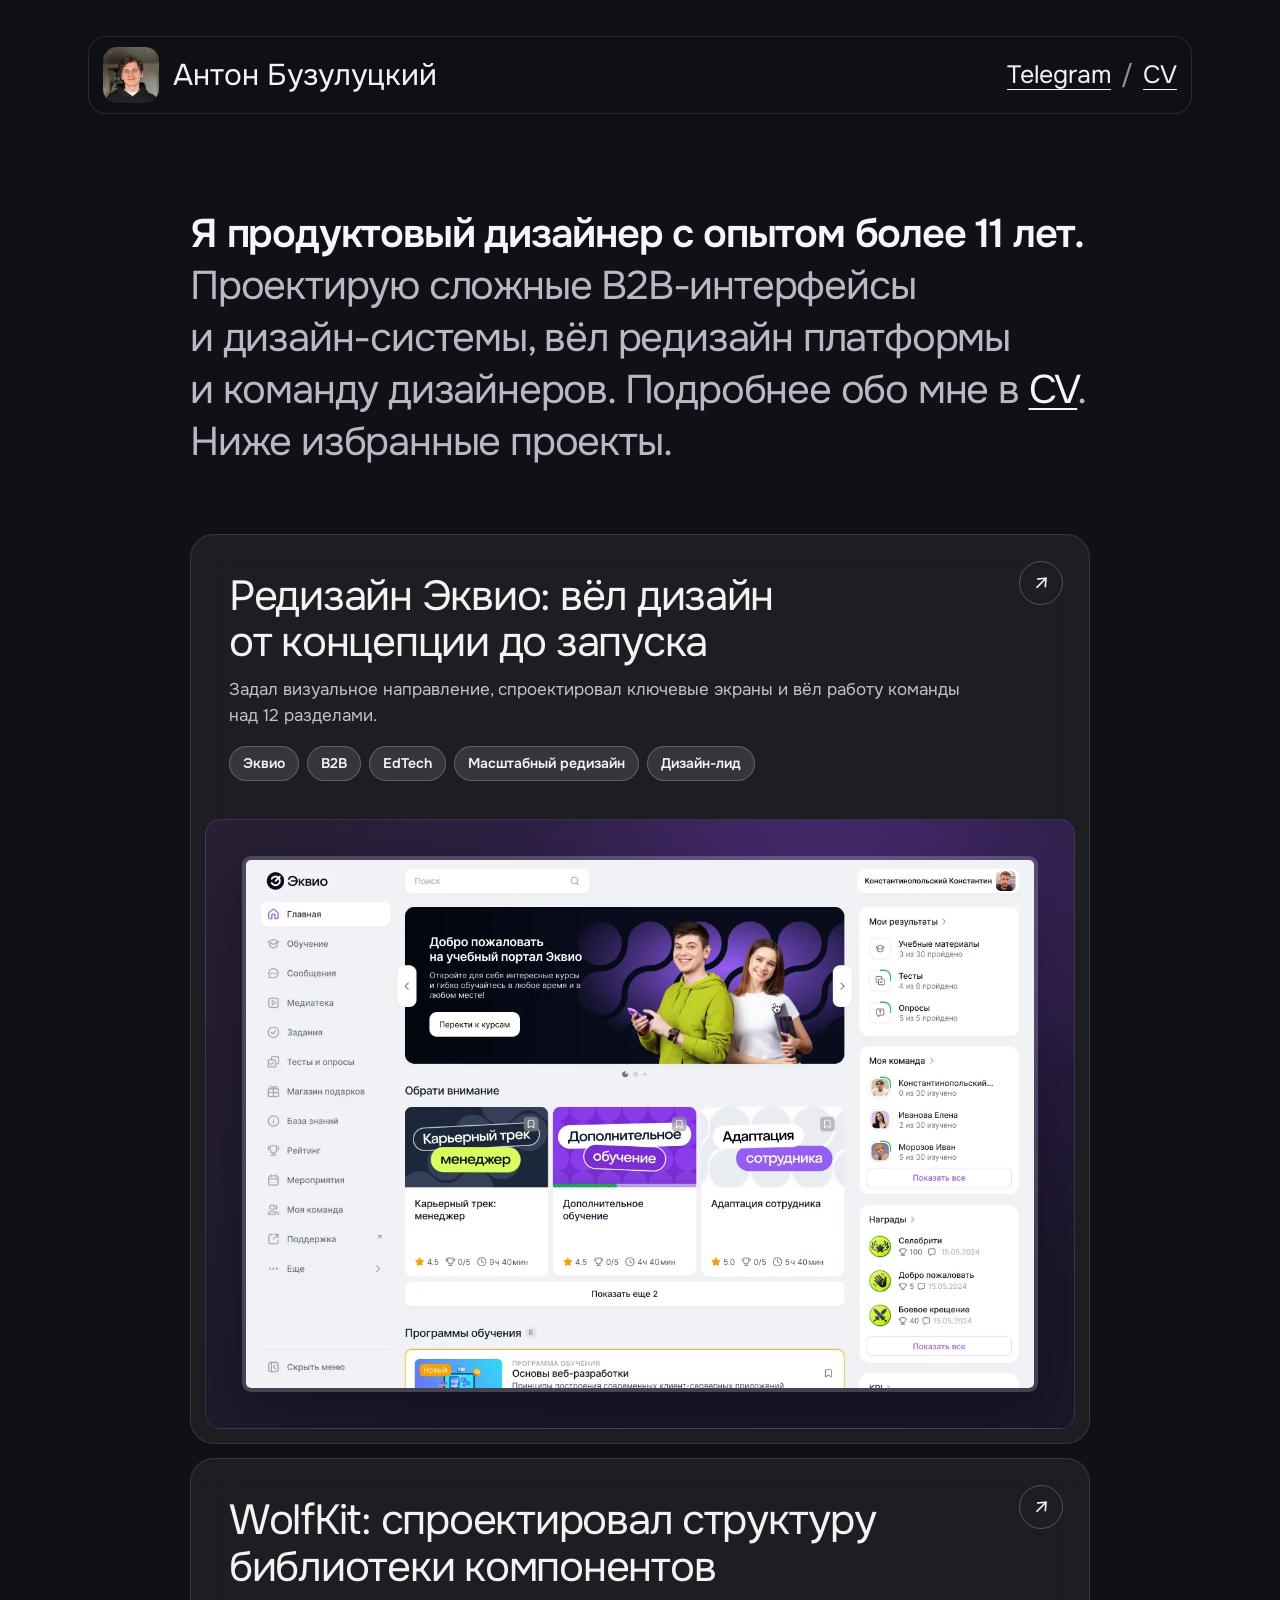
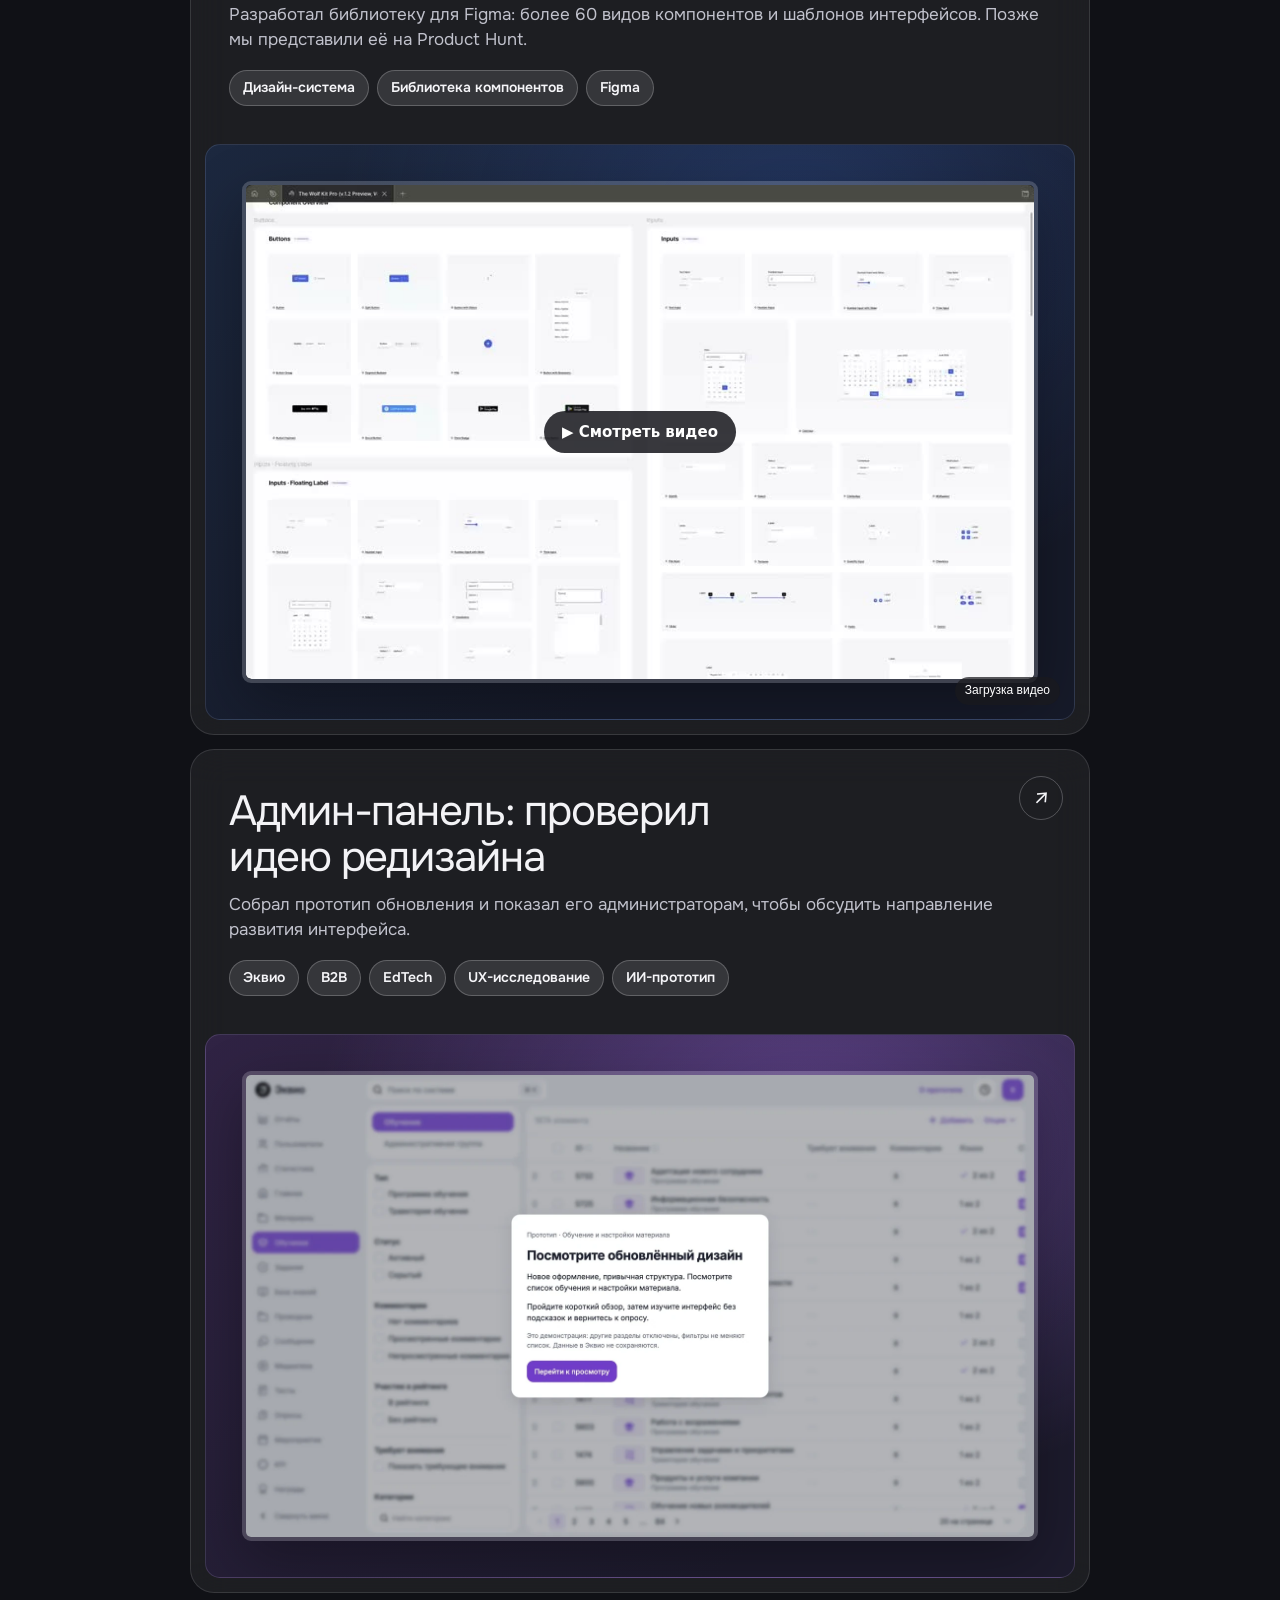
<file: concept-experience/projects-home.html>
<!doctype html>
<html lang="ru">
<head>
  <meta charset="utf-8">
  <meta name="viewport" content="width=device-width, initial-scale=1">
  <title>Антон Бузулуцкий: портфолио</title>
  <meta http-equiv="refresh" content="0;url=../">
  <script>location.replace('../' + location.search + location.hash)</script>
</head>
<body><a href="../">Открыть портфолио</a></body>
</html>
</file>
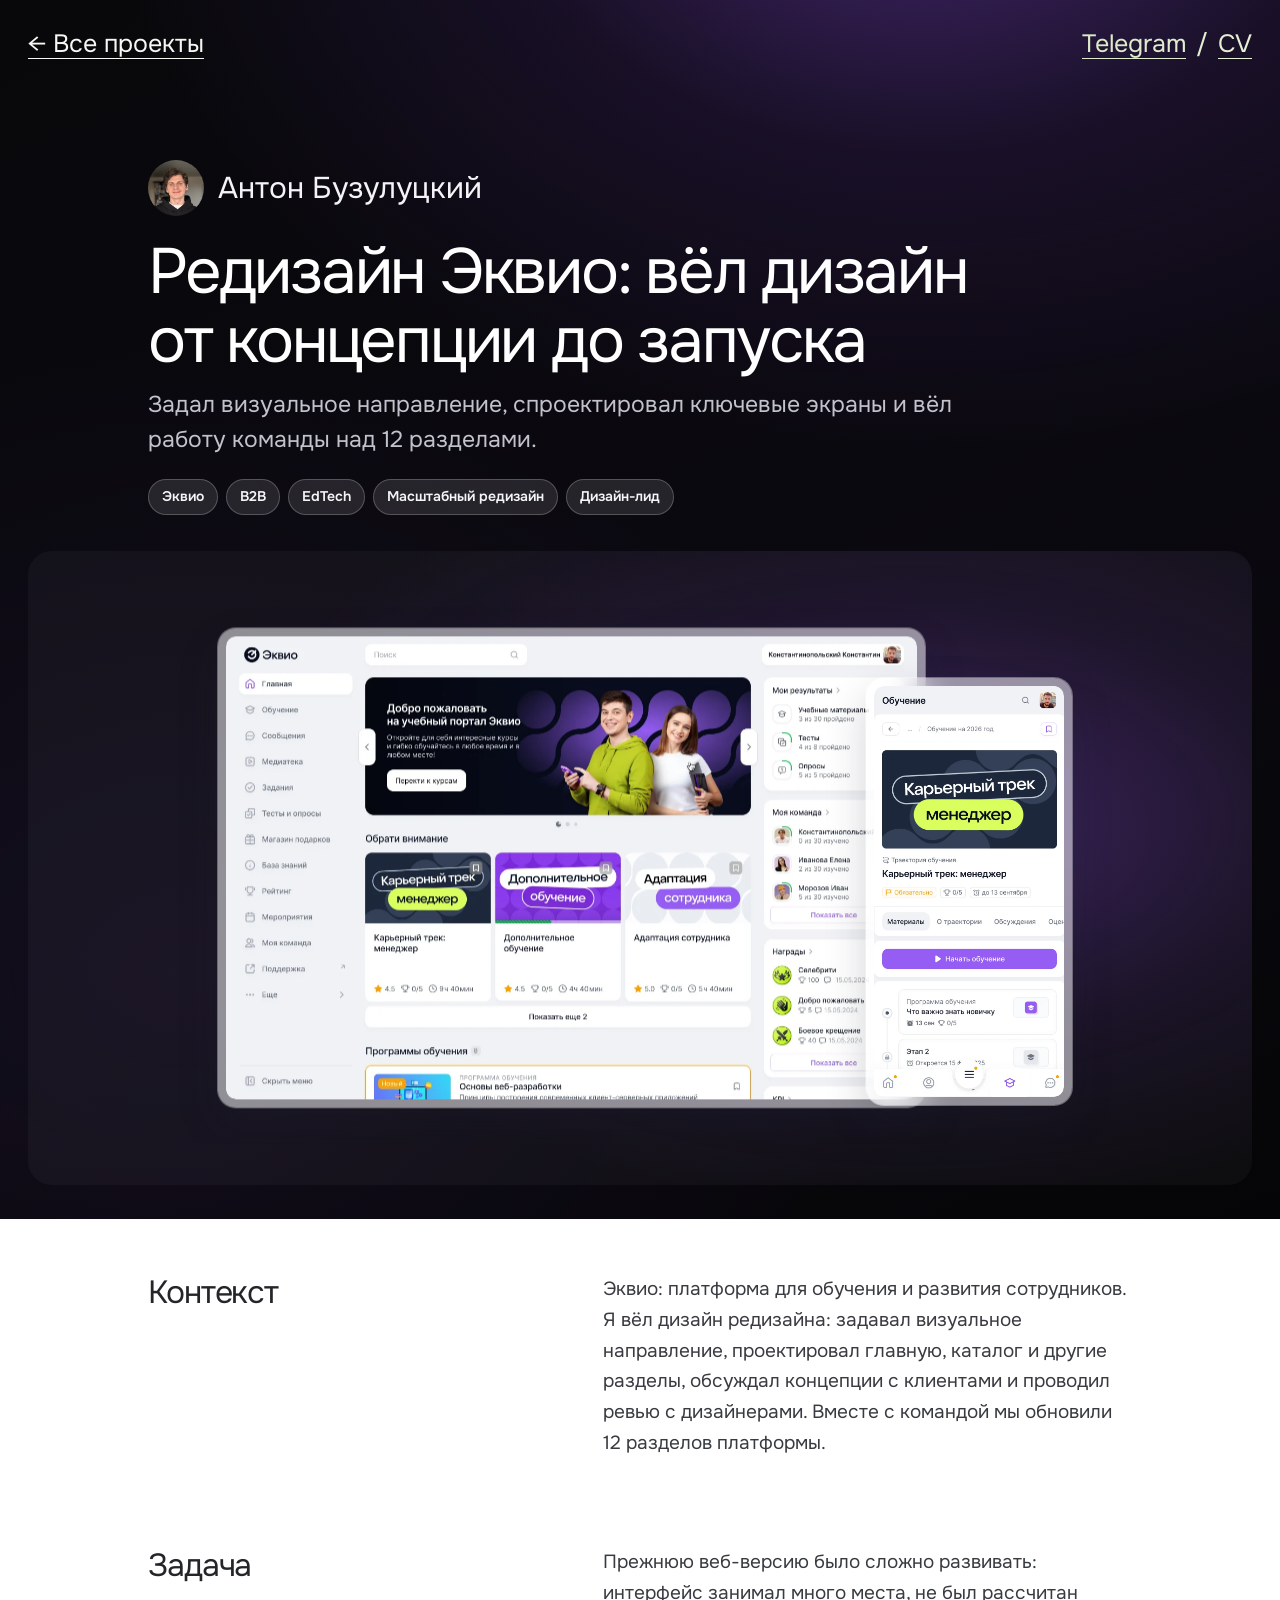
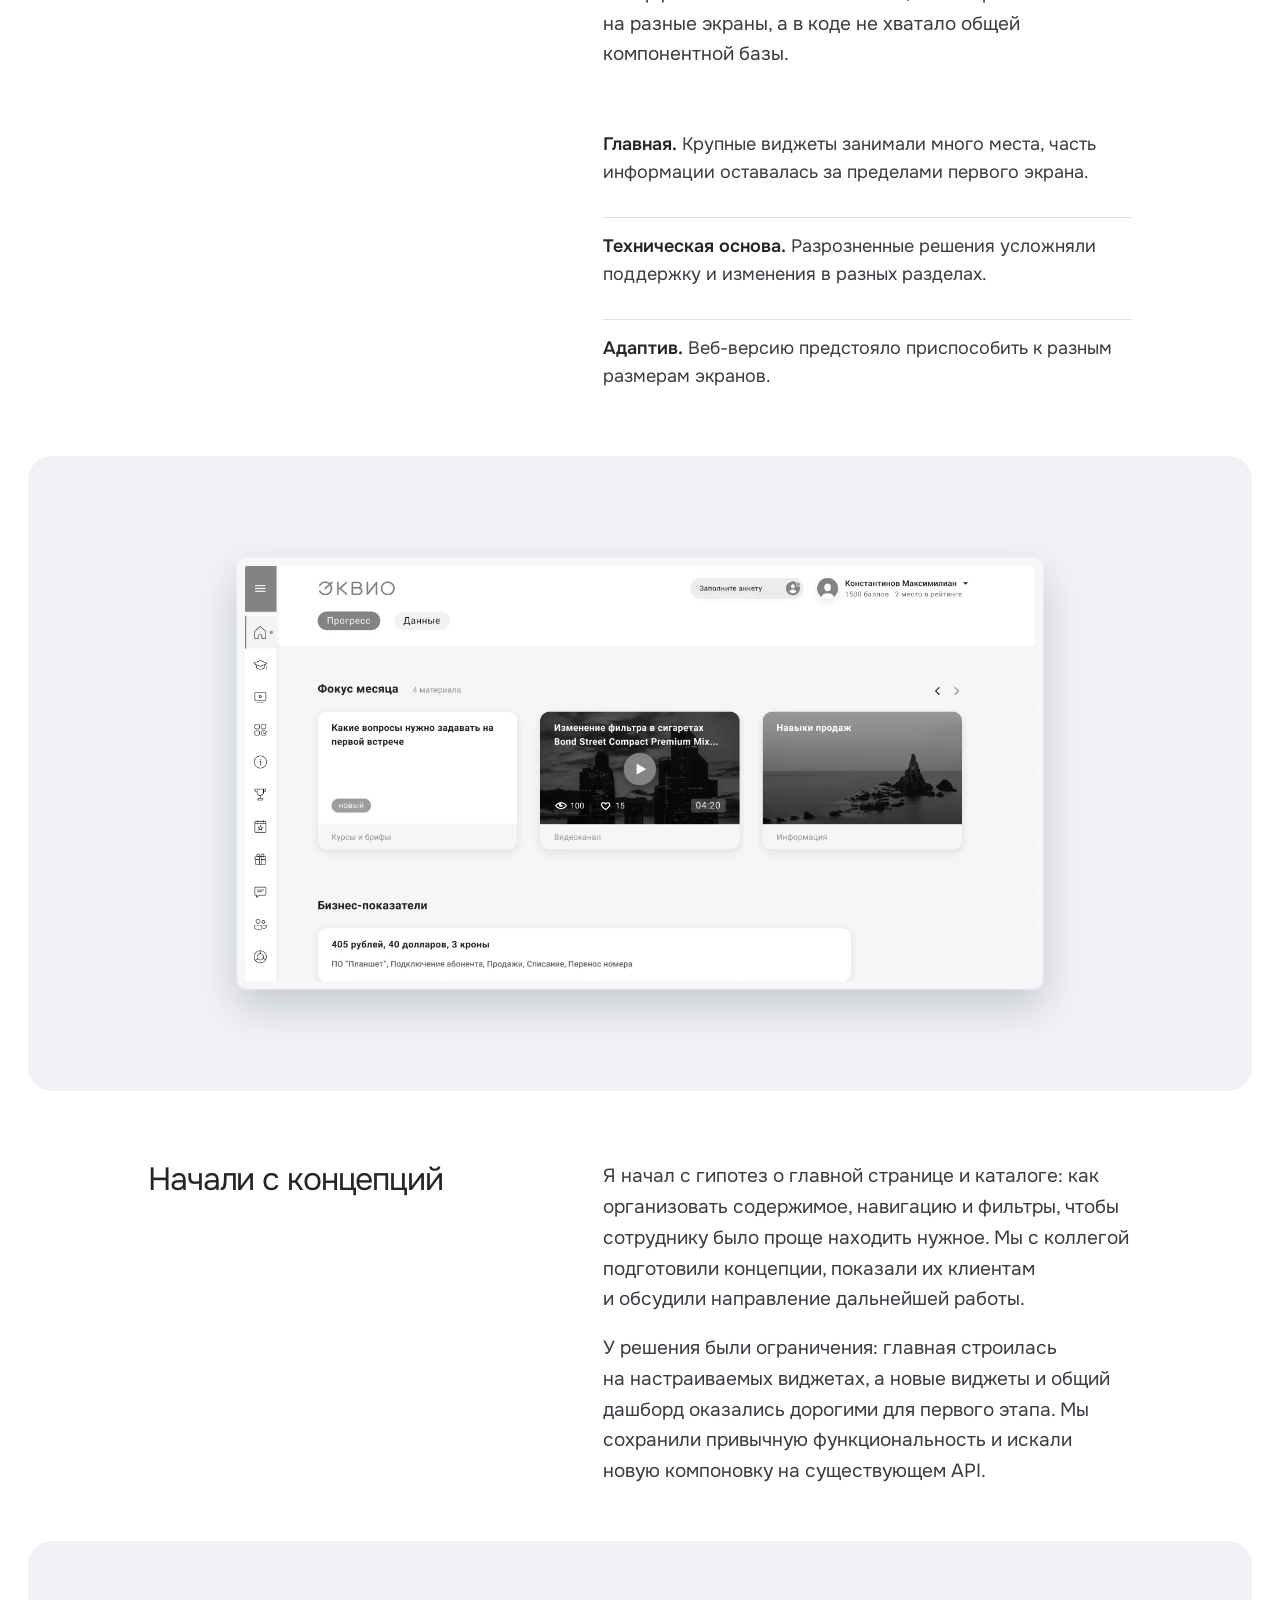
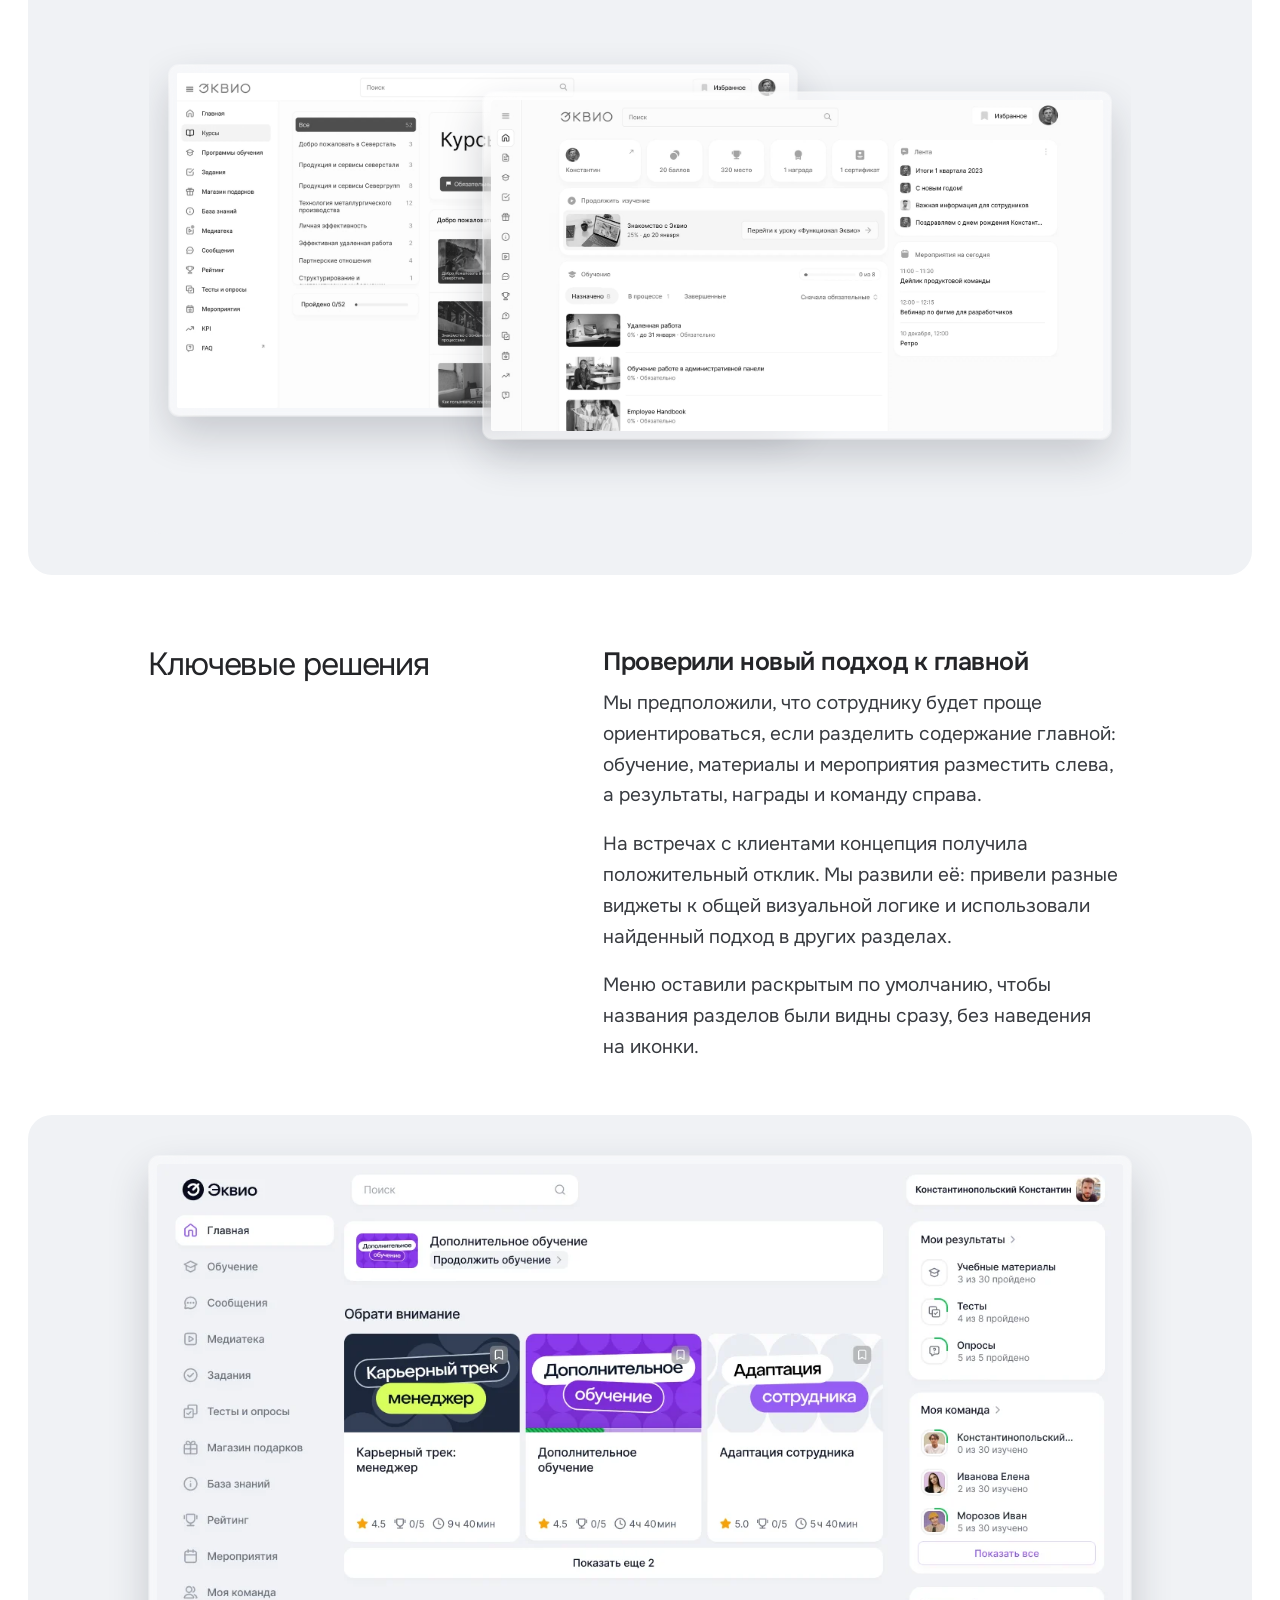
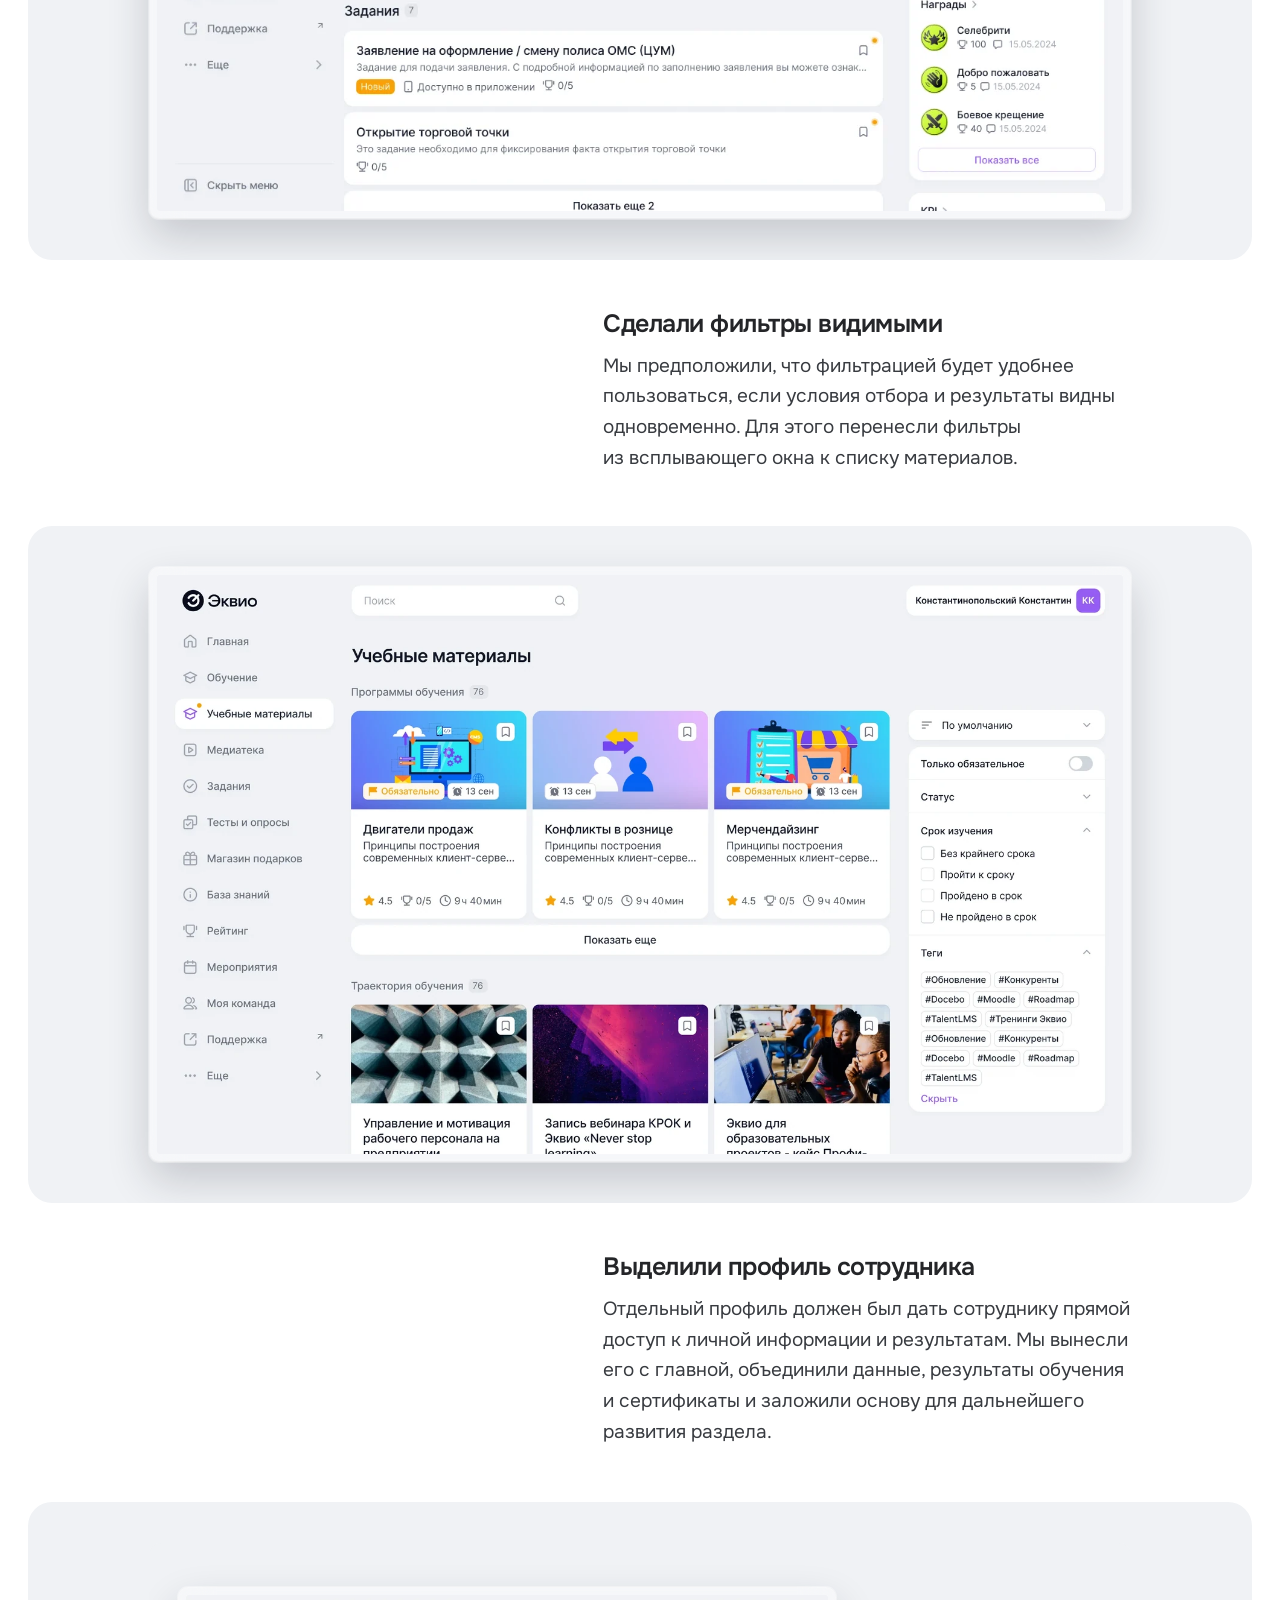
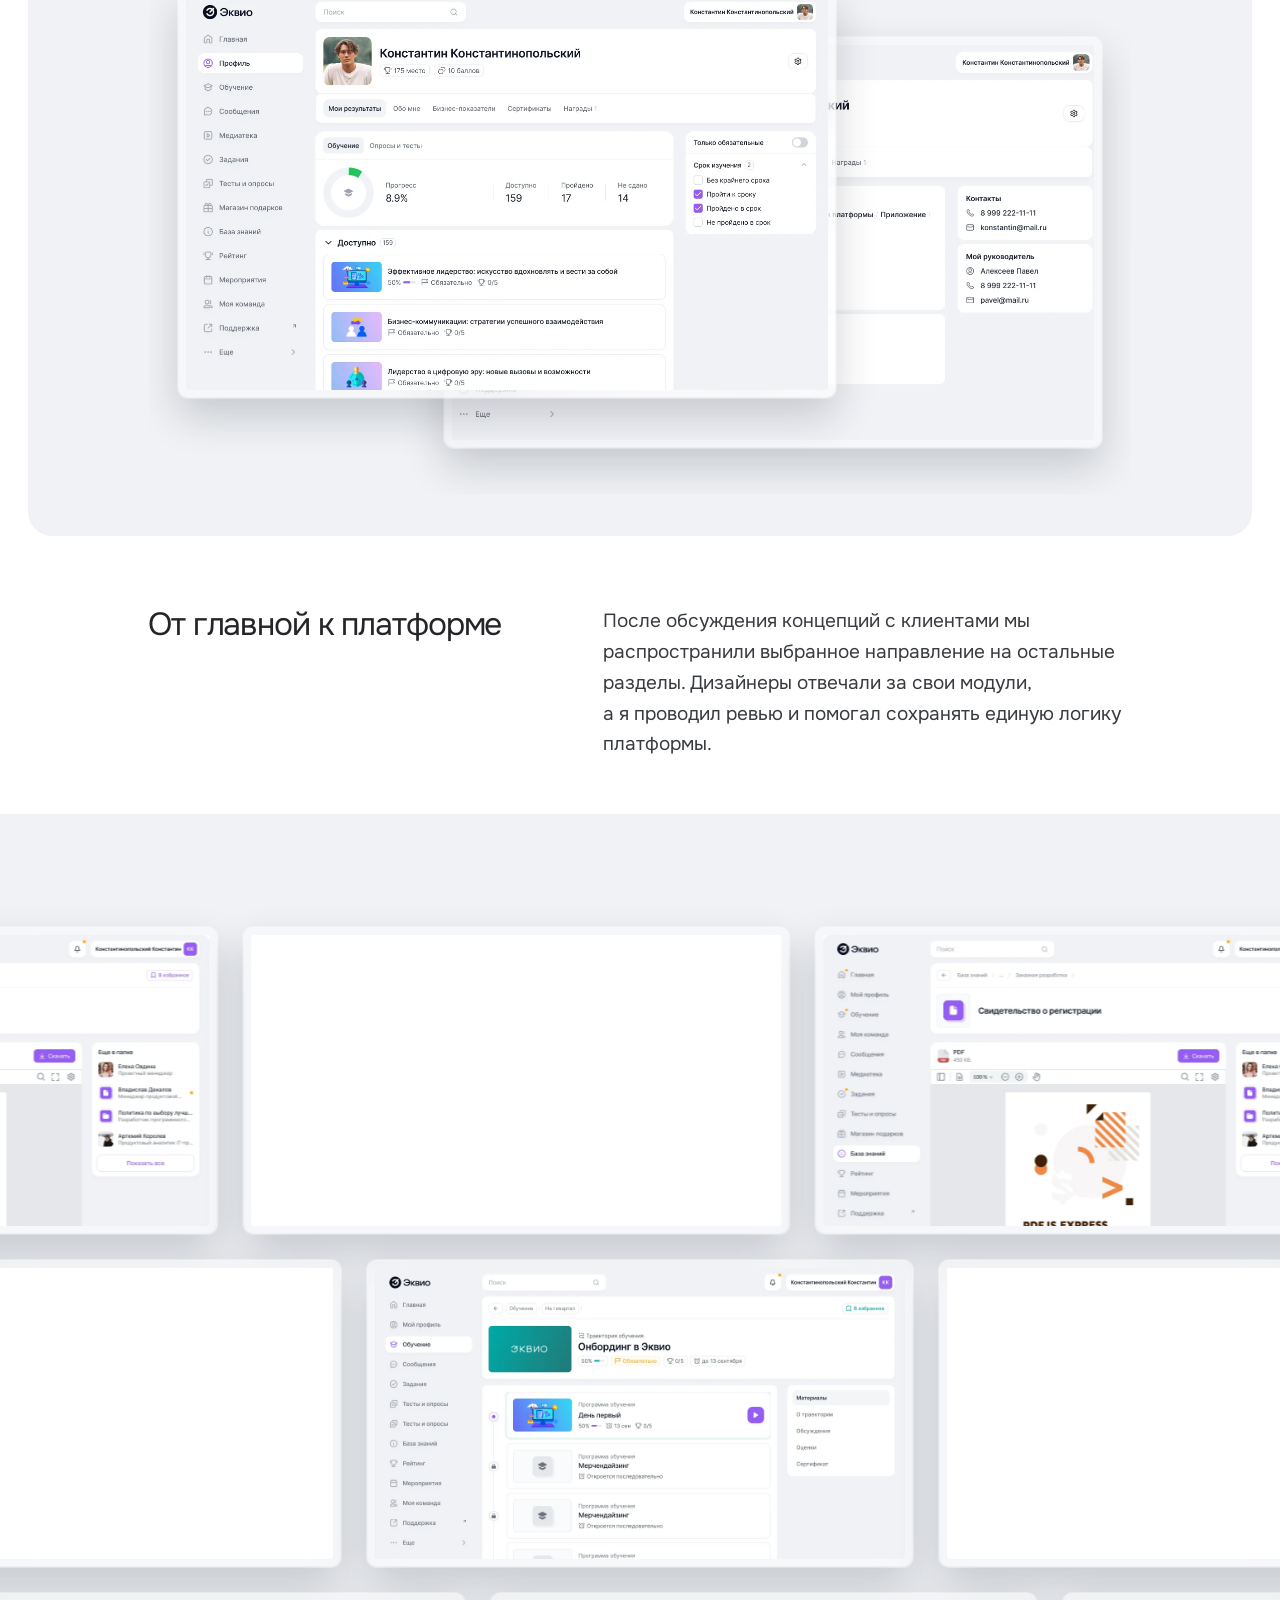
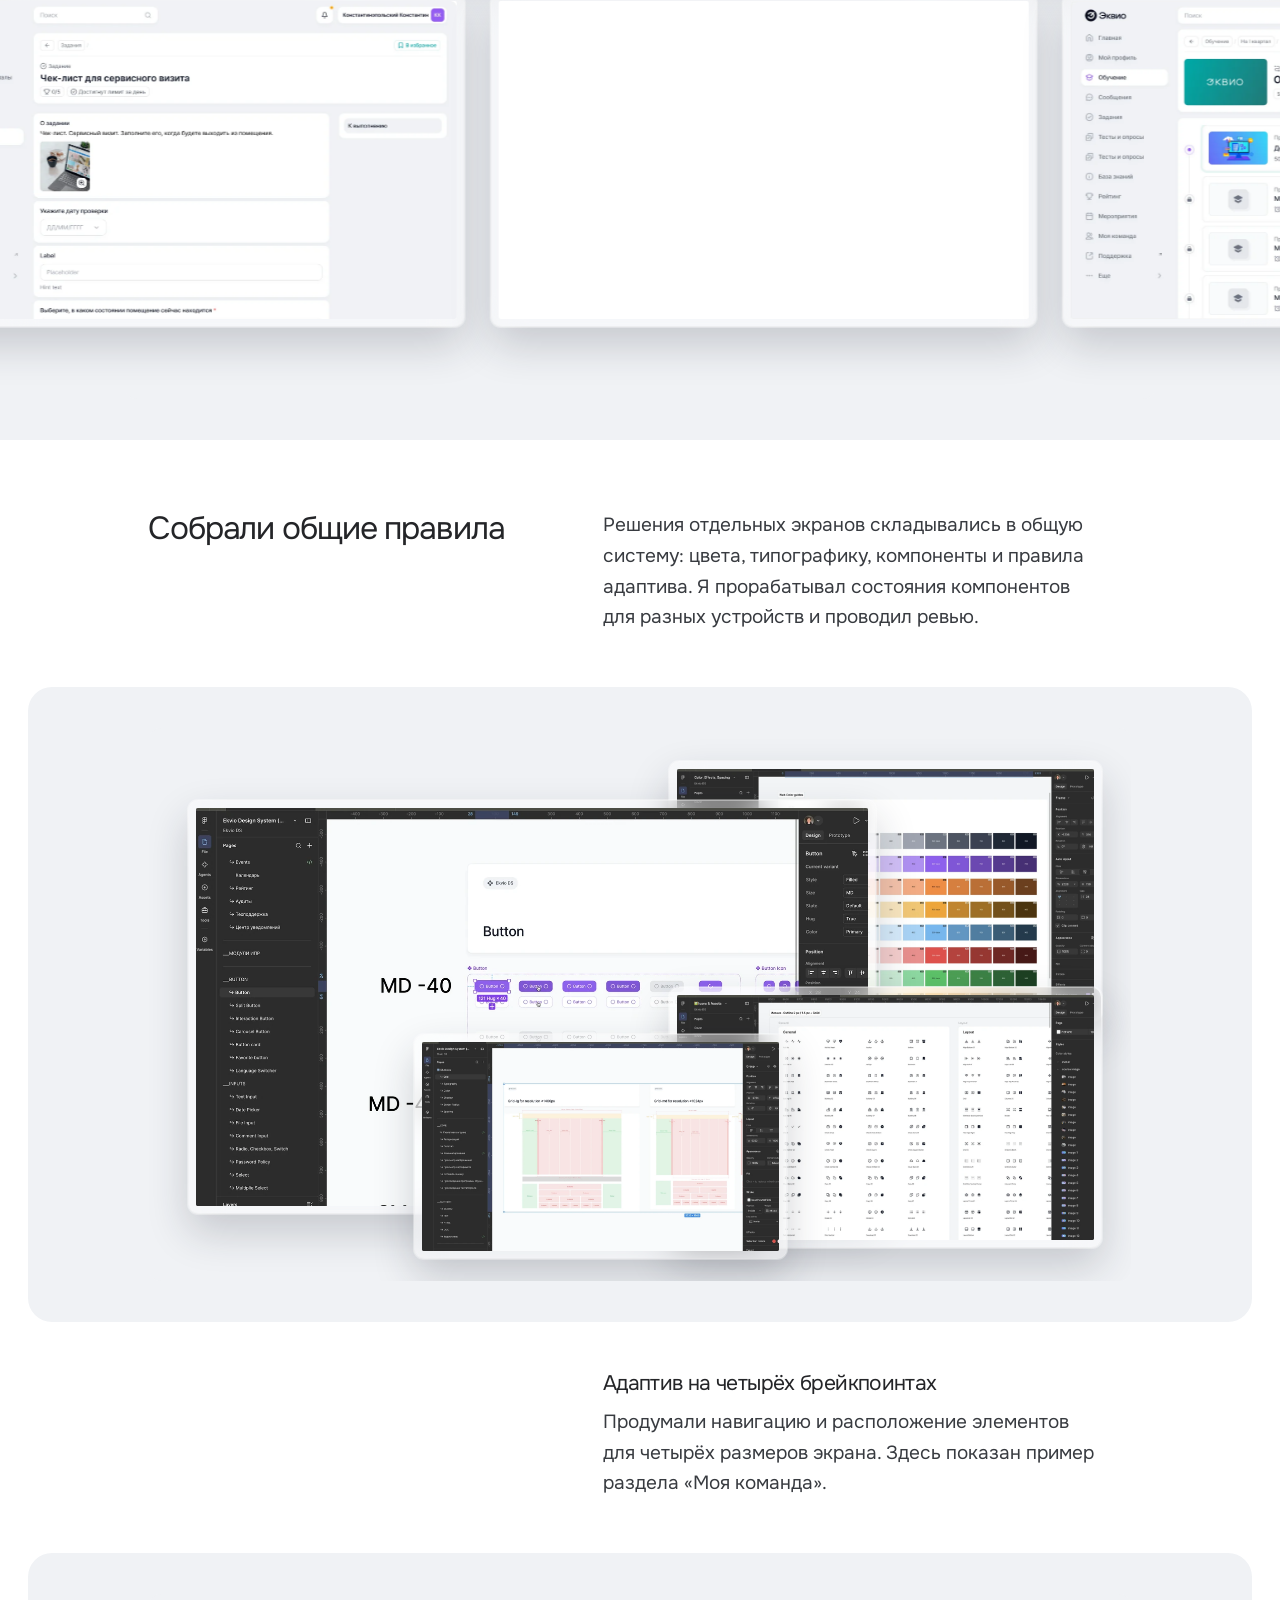
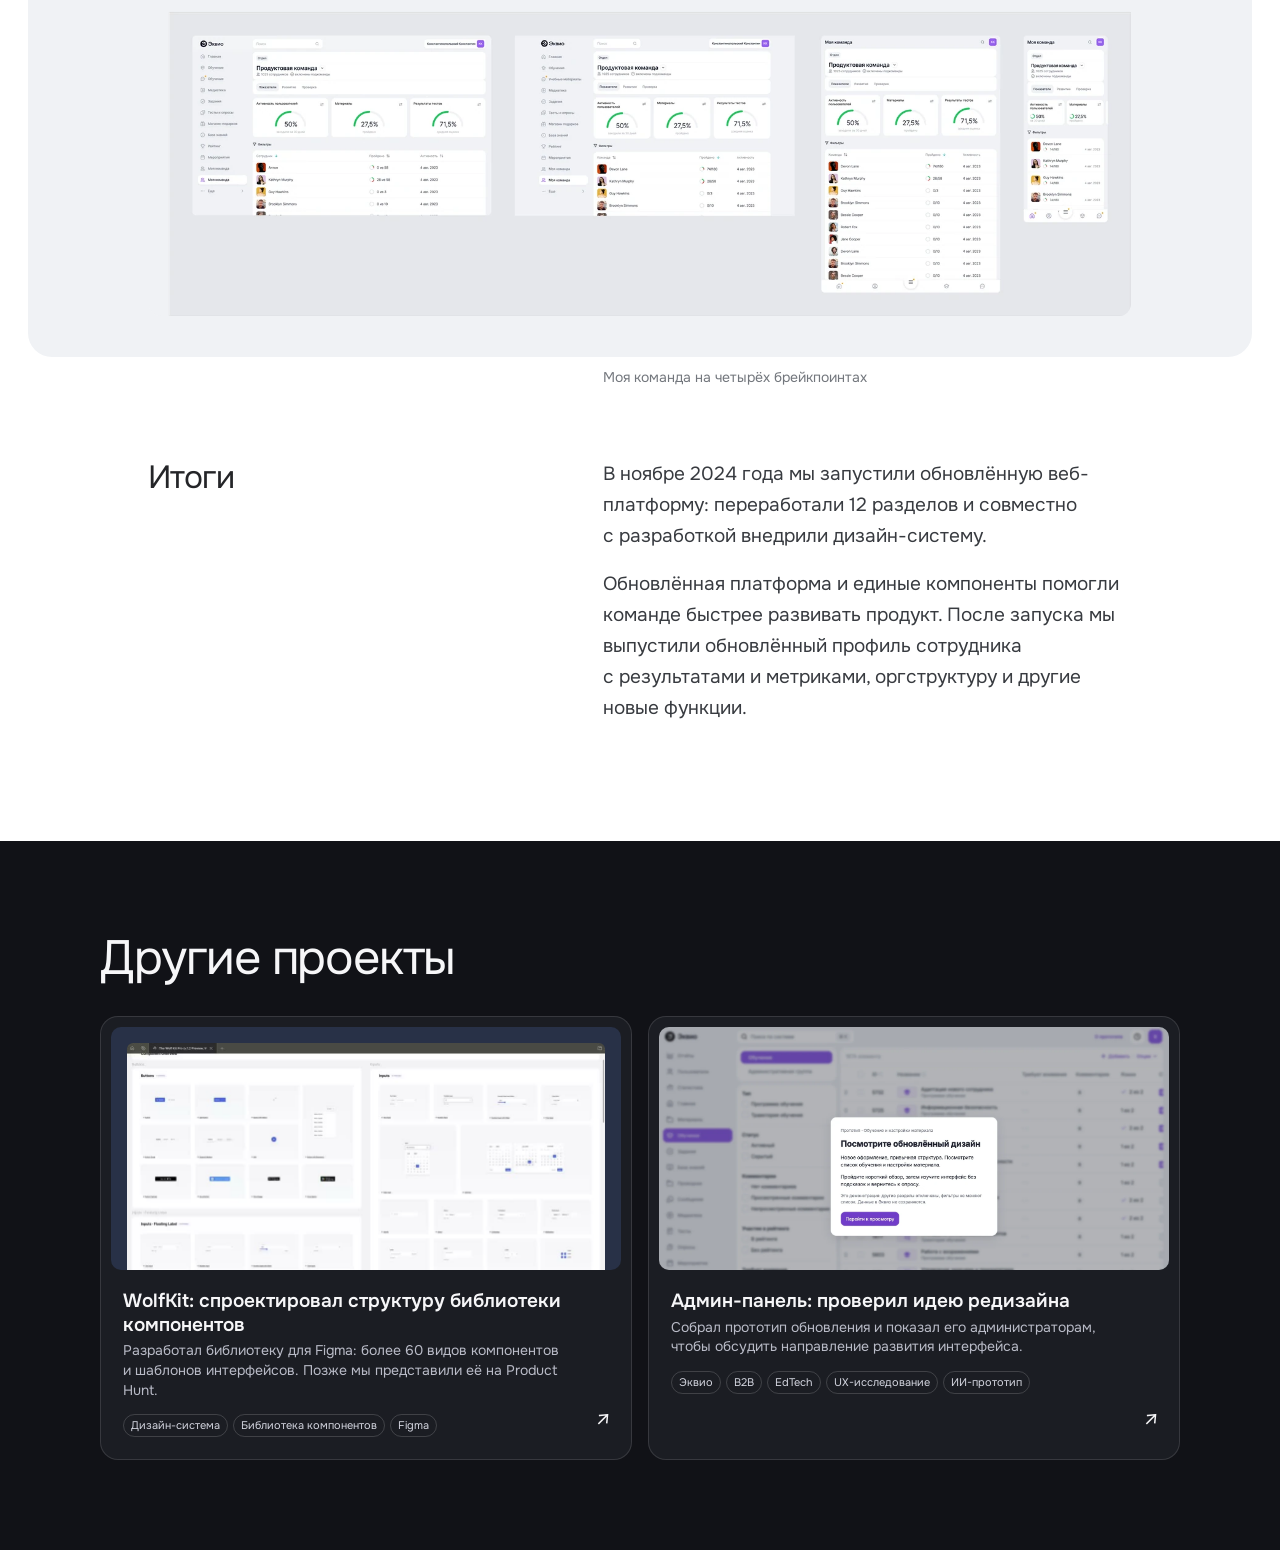
<file: redesign-case/case-editorial.html>
<!DOCTYPE html>

<html lang="ru"><head><link rel="icon" type="image/png" sizes="128x128" href="../assets/favicon.png"><meta charset="utf-8"/><meta content="width=device-width,initial-scale=1" name="viewport"/><title>Редизайн веб-платформы Эквио: Антон Бузулуцкий</title><style>
*{box-sizing:border-box}body{margin:0;background:#fff;color:#202124;font-family:Inter,-apple-system,BlinkMacSystemFont,"Segoe UI",sans-serif;line-height:1.5}main{max-width:1080px;margin:auto;padding:60px 42px 110px}header{padding:34px 0 70px;border-bottom:1px solid #e4e4e4}h1{font-size:clamp(36px,5.6vw,68px);line-height:1.04;letter-spacing:-.035em;font-weight:650;max-width:850px;margin:0 0 30px}header>p{font-size:clamp(19px,2.2vw,25px);max-width:730px;line-height:1.4;margin:0}.meta{display:flex;gap:45px;flex-wrap:wrap;margin-top:46px;color:#666;font-size:14px}.meta strong{display:block;color:#222;font-weight:600;margin-bottom:5px}section{padding-top:100px}h2{font-size:clamp(28px,4vw,42px);line-height:1.15;letter-spacing:-.025em;margin:0 0 23px;font-weight:650;max-width:760px}h3{font-size:21px;margin:0 0 10px;line-height:1.3}p{font-size:18px;line-height:1.6;max-width:760px;margin:0 0 18px}.note{font-size:14px;color:#676767;line-height:1.5;max-width:850px;margin:12px 0 0}.placeholder{margin:34px 0 0;background:#e8e8e8;min-height:340px;display:flex;align-items:center;justify-content:center;text-align:center;padding:36px;color:#525252}.placeholder span{font-size:17px;font-weight:600;max-width:480px}.placeholder.short{min-height:230px}.placeholder.tall{min-height:410px}.pair{display:grid;grid-template-columns:1fr 1fr;gap:12px}.pair .placeholder{min-height:250px}.line{margin-top:62px;border-top:1px solid #e4e4e4;padding-top:40px}.editor{margin-top:95px;padding:28px 30px;background:#f5f5f5;color:#3f3f3f}.editor h2{font-size:20px;letter-spacing:0}.editor p,.editor li{font-size:15px;line-height:1.6}.editor ul{padding-left:20px;max-width:850px}footer{border-top:1px solid #e5e5e5;margin-top:100px;padding-top:25px;font-size:14px;color:#666}@media(max-width:600px){main{padding:28px 20px 70px}header{padding:25px 0 48px}section{padding-top:68px}.placeholder,.placeholder.tall{min-height:230px}.pair{grid-template-columns:1fr}.pair .placeholder{margin-top:15px;min-height:190px}p{font-size:17px}.meta{gap:24px}}

.placeholder,.placeholder.short,.placeholder.tall,.pair .placeholder{aspect-ratio:16 / 9;min-height:0;height:auto}

.hero-screens{aspect-ratio:16/9;margin:38px 0 0;padding:5%;background:#eff0f2;display:flex;align-items:center;justify-content:center;gap:3%;overflow:hidden}.hero-screen-desktop{width:78%;min-width:0}.hero-screen-mobile{height:100%;min-width:0}.hero-screens img{display:block;max-width:100%;max-height:100%;width:auto;height:auto}.hero-screen-desktop img{width:100%;border-radius:5px}.hero-screen-mobile img{height:100%;border-radius:6px}.hero-screen-mobile{display:flex;justify-content:center}@media(max-width:600px){.hero-screens{padding:4%;gap:2%}.hero-screen-desktop{width:78%}.hero-screen-mobile{height:100%}}

.hero-screens{position:relative;isolation:isolate;background:linear-gradient(145deg,#e8e9f0 0%,#f0f0f4 50%,#dedfe9 100%);border-radius:18px;padding:5%;gap:3.5%}.hero-screens::before{content:"";position:absolute;inset:3.5%;z-index:-1;border:1px solid rgba(255,255,255,.78);border-radius:14px;background:rgba(255,255,255,.33);box-shadow:inset 0 1px 0 rgba(255,255,255,.68)}.hero-screen-desktop,.hero-screen-mobile{padding:5px;border:1px solid rgba(255,255,255,.86);border-radius:12px;background:rgba(255,255,255,.58);box-shadow:0 10px 28px rgba(36,39,57,.13);backdrop-filter:blur(12px);-webkit-backdrop-filter:blur(12px)}.hero-screen-mobile{height:95%;padding:4px;border-radius:12px}.hero-screen-desktop img{border-radius:7px}.hero-screen-mobile img{border-radius:8px}@media(max-width:600px){.hero-screens{border-radius:12px;padding:5%;gap:3%}.hero-screens::before{border-radius:9px}.hero-screen-desktop,.hero-screen-mobile{padding:2px;border-radius:6px}.hero-screen-desktop img,.hero-screen-mobile img{border-radius:3px}}

.hero-screens{background:transparent;border-radius:0;padding:2% 0;overflow:visible}.hero-screens::before{display:none}.hero-screen-desktop,.hero-screen-mobile{overflow:hidden;border-radius:14px}.hero-screen-desktop img,.hero-screen-mobile img{border-radius:0}@media(max-width:600px){.hero-screen-desktop,.hero-screen-mobile{border-radius:8px}.hero-screen-desktop img,.hero-screen-mobile img{border-radius:0}}

.hero-screens{background:#eff0f2;border-radius:18px;padding:5%;overflow:hidden}.hero-screen-desktop img{border-radius:8px}.hero-screen-mobile img{border-radius:8px}@media(max-width:600px){.hero-screens{border-radius:12px;padding:5%}.hero-screen-desktop img,.hero-screen-mobile img{border-radius:4px}}

.hero-screens{position:relative;display:block;padding:0}.hero-screen-desktop{position:absolute;width:76%;left:6%;top:8%;z-index:1}.hero-screen-mobile{position:absolute;width:22.3%;height:auto;right:5%;bottom:4%;z-index:2;display:block}.hero-screen-mobile img{width:100%;height:auto;max-height:none}@media(max-width:600px){.hero-screen-desktop{width:76%;left:6%;top:8%}.hero-screen-mobile{width:22.3%;height:auto;right:5%;bottom:4%}}

.hero-screen-desktop{width:72%;left:7%;top:50%;transform:translateY(-50%)}.hero-screen-mobile{width:21%;right:6%;bottom:7%}@media(max-width:600px){.hero-screen-desktop{width:72%;left:7%;top:50%;transform:translateY(-50%)}.hero-screen-mobile{width:21%;right:6%;bottom:7%}}

.old-screen-scene{position:relative;aspect-ratio:16/9;background:#eff0f2;border-radius:18px;margin:34px 0 0;overflow:hidden;isolation:isolate}.old-screen{position:absolute;overflow:hidden;background:#fff;border:4px solid rgba(255,255,255,.82);border-radius:10px;box-shadow:0 12px 30px rgba(29,34,47,.17)}.old-screen img{display:block;width:100%;height:auto}.old-home{width:43%;height:77%;left:7%;top:11%;z-index:2;transform:rotate(-2deg)}.old-home img,.old-course img{width:119%;max-width:none;transform:translate(-8%,-2%)}.old-course{width:39%;height:74%;left:33%;top:17%;z-index:1;transform:rotate(2deg)}.old-messages{width:37%;height:70%;right:6%;top:12%;z-index:3;transform:rotate(2deg)}@media(max-width:600px){.old-screen-scene{border-radius:12px}.old-screen{border-width:2px;border-radius:5px;box-shadow:0 5px 14px rgba(29,34,47,.15)}}

.redesign-reasons{list-style:none;padding:0;margin:28px 0 0;max-width:820px}.redesign-reasons li{font-size:18px;line-height:1.55;padding:15px 0;border-top:1px solid #e4e4e4}.redesign-reasons strong{font-weight:650}@media(max-width:600px){.redesign-reasons li{font-size:17px}}

.concept-scene{margin:34px 0 0;aspect-ratio:16/9;border-radius:18px;background:#e9eaec;display:grid;grid-template-columns:repeat(2,minmax(0,1fr));grid-template-rows:repeat(2,minmax(0,1fr));gap:2.5%;padding:5% 5.5%;overflow:hidden;align-items:center}.concept-frame{overflow:hidden;border-radius:7px;background:#fff;border:1px solid rgba(0,0,0,.07);box-shadow:0 8px 18px rgba(35,38,45,.12)}.concept-frame img{display:block;width:100%;aspect-ratio:16/9;object-fit:cover;object-position:top;filter:grayscale(100%)}.concept-frame:nth-child(1){transform:translateY(4%)}.concept-frame:nth-child(2){transform:translateY(-4%)}.concept-frame:nth-child(3){transform:translateY(4%)}.concept-frame:nth-child(4){transform:translateY(-4%)}@media(max-width:600px){.concept-scene{border-radius:12px}.concept-frame{border-radius:4px;box-shadow:0 4px 8px rgba(35,38,45,.12)}}

.case-stage{display:inline-block;margin-bottom:20px;padding:7px 12px;border:1px solid #dedfe2;border-radius:999px;color:#5a606b;font-size:13px;line-height:1.2;font-weight:500}.concept-scene{position:relative;display:block;padding:0;isolation:isolate}.concept-frame{position:absolute;width:51%;border-radius:7px;transform:none}.concept-frame img{width:100%;height:auto;aspect-ratio:auto;object-fit:contain}.concept-frame:nth-child(1){left:3%;top:12%;z-index:1;transform:rotate(-3deg)}.concept-frame:nth-child(2){left:18%;top:25%;z-index:2;transform:rotate(-1deg)}.concept-frame:nth-child(3){left:33%;top:11%;z-index:3;transform:rotate(1deg)}.concept-frame:nth-child(4){left:46%;top:24%;z-index:4;transform:rotate(3deg)}@media(max-width:600px){.concept-frame{border-radius:4px}.case-stage{margin-bottom:16px}}

.concept-frame:nth-child(1){width:65%;left:18%;top:19%;z-index:4;transform:rotate(0deg)}.concept-frame:nth-child(2){width:60%;left:-26%;top:24%;z-index:1;transform:rotate(-2deg)}.concept-frame:nth-child(3){width:60%;left:58%;top:21%;z-index:2;transform:rotate(2deg)}.concept-frame:nth-child(4){width:59%;left:42%;top:27%;z-index:3;transform:rotate(1deg)}

.case-stage{background:#202124;color:#fff;border-color:#202124}.concept-scene .concept-catalog{width:70%;left:-7%;top:20%;z-index:1;transform:rotate(-2deg)}.concept-scene .concept-home{width:70%;left:35%;top:23%;z-index:2;transform:rotate(1deg)}

.concept-scene .concept-catalog{width:78%;left:-10%;top:15%;transform:rotate(-4deg)}.concept-scene .concept-home{width:78%;left:33%;top:19%;transform:rotate(3deg)}

.hero-screens{background:radial-gradient(ellipse at 70% 80%,#333244 0%,transparent 50%),radial-gradient(ellipse at 18% 16%,#292b35 0%,transparent 55%),#0c0d10}

.old-screen-scene{display:flex;align-items:center;justify-content:center;background:#eeeff1}.old-single-screen{width:82%;height:78%;position:relative;overflow:hidden;border-radius:8px;background:#fff;box-shadow:0 10px 26px rgba(29,34,47,.12)}.old-single-screen img{display:block;position:absolute;top:0;left:0;width:119%;max-width:none;height:auto;transform:translate(-8%,-2%);filter:saturate(.55)}@media(max-width:600px){.old-single-screen{border-radius:5px;box-shadow:0 5px 14px rgba(29,34,47,.12)}}

.decision-shot{aspect-ratio:16/9;margin:34px 0 0;padding:4%;display:flex;align-items:center;justify-content:center;background:#eff0f2;border-radius:18px;overflow:hidden}.decision-shot img{display:block;width:auto;height:auto;max-width:100%;max-height:100%;border-radius:8px;box-shadow:0 10px 26px rgba(29,34,47,.12)}@media(max-width:600px){.decision-shot{border-radius:12px;padding:4%}.decision-shot img{border-radius:5px;box-shadow:0 5px 14px rgba(29,34,47,.12)}}

.profile-scene{position:relative;aspect-ratio:16/9;margin:34px 0 0;background:#eff0f2;border-radius:18px;overflow:hidden;isolation:isolate}.profile-screen{position:absolute;overflow:hidden;border-radius:9px;border:4px solid rgba(255,255,255,.75);background:#fff;box-shadow:0 10px 26px rgba(29,34,47,.14)}.profile-screen{width:67%;aspect-ratio:16/10}.profile-screen img{display:block;width:100%;height:100%;object-fit:cover;object-position:top}.profile-results{left:3%;top:8%;z-index:2}.profile-about{right:3%;top:17%;z-index:1}@media(max-width:600px){.profile-scene{border-radius:12px}.profile-screen{border-width:2px;border-radius:5px;box-shadow:0 5px 14px rgba(29,34,47,.12)}}

 .platform-canvas{margin:34px 0 0;padding:6% 0;background:#e9eaed;border-radius:18px;overflow:hidden;display:flex;flex-direction:column;gap:32px}.platform-row{display:flex;gap:32px;justify-content:center;width:100%}.platform-shot{flex:0 0 53%;aspect-ratio:16/9;border-radius:10px;background:#fff;box-shadow:0 0 0 4px rgba(255,255,255,.82),0 12px 28px rgba(31,36,48,.16);overflow:hidden}.platform-shot img{width:100%;height:auto;display:block}.platform-shot.platform-test{aspect-ratio:auto;align-self:flex-start}.platform-row:nth-child(1){transform:translateX(-12%)}.platform-row:nth-child(2){transform:translateX(0)}.platform-row:nth-child(3){transform:translateX(12%)}@media(max-width:600px){.platform-canvas{gap:16px;border-radius:12px}.platform-row{gap:16px}.platform-shot{border-radius:5px;box-shadow:0 0 0 2px rgba(255,255,255,.82),0 6px 14px rgba(31,36,48,.14)}}

.module-list{display:flex;flex-wrap:wrap;gap:9px;margin:26px 0 32px;max-width:850px}.module-list span{display:inline-flex;align-items:center;padding:8px 14px;border:1px solid #e3e4e7;border-radius:999px;background:#f6f6f7;color:#30343d;font-size:15px;line-height:1.35}@media(max-width:600px){.module-list{gap:7px}.module-list span{font-size:14px;padding:7px 12px}}

.system-scene{position:relative;aspect-ratio:16/9;margin:34px 0 0;background:#e9eaed;border-radius:18px;overflow:hidden;isolation:isolate}.system-window{position:absolute;aspect-ratio:1.66;overflow:hidden;border-radius:9px;background:#242424;box-shadow:0 0 0 3px #202124,0 12px 28px rgba(24,26,32,.2)}.system-window img{position:absolute;max-width:none;width:120%;height:auto;left:-8%;top:-16%}.system-buttons{width:70%;left:4%;top:13%;z-index:2}.system-colors{width:44%;right:3%;top:6%;z-index:1}.system-icons{width:44%;right:3%;bottom:6%;z-index:3}.system-grid{width:38%;left:27%;bottom:4%;z-index:4}@media(max-width:600px){.system-scene{border-radius:12px}.system-window{border-radius:5px;box-shadow:0 0 0 2px #202124,0 6px 14px rgba(24,26,32,.2)}}

.adaptive-examples{display:grid;gap:16px;margin:30px 0 0}.adaptive-example{margin:0;overflow:hidden;border-radius:16px;background:#e4e5e9}.adaptive-example img{display:block;width:100%;height:auto}.adaptive-team{position:relative;aspect-ratio:3.05;background:#e4e5e9}.adaptive-team img{position:absolute;bottom:0;left:0;width:100%;height:auto}.adaptive-caption{font-size:14px;color:#676767;margin:9px 0 0}.adaptive-block{margin-top:48px}.adaptive-block h3{margin-bottom:10px}

h1,h2,h3{text-wrap:balance}

.grid-example{position:relative;aspect-ratio:16/9;background:#e9eaed}.grid-example img{position:absolute;width:120%;max-width:none;left:-8%;top:-16%}main img{cursor:zoom-in}.image-viewer{border:0;padding:0;background:rgba(12,13,16,.94);color:white;max-width:none;max-height:none;width:100%;height:100%;overflow:auto}.image-viewer::backdrop{background:rgba(12,13,16,.94)}.viewer-close{position:fixed;z-index:2;right:20px;top:18px;width:46px;height:46px;border:0;border-radius:50%;background:#fff;color:#181818;font-size:28px;cursor:pointer}.viewer-content{min-height:100%;display:flex;align-items:center;justify-content:center;padding:70px 24px}.viewer-content img{display:block;max-width:100%;max-height:calc(100vh - 120px);object-fit:contain;cursor:zoom-in}.viewer-content.zoomed{display:block}.viewer-content.zoomed img{max-width:none;max-height:none;width:auto;cursor:zoom-out}.viewer-content .viewer-crop{position:relative;overflow:hidden;width:min(100%,1400px);aspect-ratio:3.05}.viewer-content .viewer-crop img{position:absolute;width:100%;max-width:none;max-height:none;height:auto;bottom:0;left:0}.viewer-content.zoomed .viewer-crop{width:2400px;max-width:none}

.viewer-content .viewer-scene{flex:none;width:min(100%,1600px);margin:0;cursor:zoom-in}.viewer-content.zoomed .viewer-scene{width:2400px;max-width:none;cursor:zoom-out}.viewer-content .viewer-scene img{max-width:none;max-height:none;object-fit:initial}

.case-back{display:inline-block;margin:0 0 32px;color:#60666f;text-decoration:none;font-size:15px}.case-back:hover{text-decoration:underline}.case-back:focus-visible{outline:2px solid #6d49d8;outline-offset:4px}

@font-face{font-family:CaseInter;src:url('../assets/fonts/Inter-Regular.woff2') format('woff2');font-display:swap}body{font-family:CaseInter,-apple-system,BlinkMacSystemFont,"Segoe UI",sans-serif;background:radial-gradient(ellipse at 15% 8%,rgba(255,255,255,.35),transparent 55%),linear-gradient(145deg,#f7f8f9,#f0f2f4);background-attachment:fixed;color:#25292e}header{padding:24px;background:rgba(225,231,237,.92);border:1px solid rgba(255,255,255,.6);border-radius:26px;backdrop-filter:blur(18px) saturate(125%)}.case-top{display:flex;align-items:center;justify-content:space-between;gap:16px;margin-bottom:34px}.case-back{margin:0;color:#586676}.case-author{display:inline-flex;align-items:center;gap:9px;color:#586676;font-size:14px;text-decoration:none}.case-author img{width:36px;height:36px;object-fit:cover;border-radius:12px}.case-author:hover span{text-decoration:underline;text-underline-offset:3px}header h1{font-size:clamp(34px,4.8vw,54px);line-height:1.08;font-weight:650;letter-spacing:-.035em}header>p{font-size:clamp(18px,2vw,21px);line-height:1.5}.meta{margin-top:32px;color:#586676}.meta strong{color:#25292e}h2{font-size:clamp(27px,3.5vw,36px);line-height:1.17}h3{font-size:20px}p{line-height:1.6}.case-author img{cursor:pointer}@media(max-width:600px){header{padding:16px;border-radius:22px}.case-top{margin-bottom:25px}.case-author span{font-size:13px}header h1{font-size:32px}.meta{gap:18px}.case-author img{width:32px;height:32px}}

@font-face{font-family:CaseInter;src:url('../assets/fonts/Inter-Medium.woff2') format('woff2');font-style:normal;font-weight:500;font-display:swap}@font-face{font-family:CaseInter;src:url('../assets/fonts/Inter-SemiBold.woff2') format('woff2');font-style:normal;font-weight:600 900;font-display:swap}h1,h2,h3{font-weight:600;color:#1a1d22}strong,b{font-weight:600;color:#1a1d22}h3{font-size:21px;line-height:1.3}p,li{color:#39414b}

.case-top{margin-bottom:26px}.case-byline{margin-bottom:20px;color:#25292e;font-size:15px}.case-byline img{width:40px;height:40px;border-radius:13px}
</style><style>
/* Editorial case-study direction */
main{max-width:1120px;padding-top:36px}header{border:0;padding-bottom:50px}header>p{max-width:800px;color:#555}.meta{border-top:1px solid #e5e5e5;padding-top:22px;margin-top:38px}section{padding-top:88px}section>h2{font-size:clamp(30px,3.8vw,46px);font-weight:680;margin-bottom:24px}section>p,section>ul,.line>p{max-width:760px}section p{font-size:19px;line-height:1.62;color:#34363a}section strong{color:#1c1d20}.line h3{font-size:25px;font-weight:680;letter-spacing:-.02em}.line{margin-top:54px;padding-top:32px}figure{margin-left:0;margin-right:0}.case-context{padding-top:55px;border-top:1px solid #e4e4e4}.redesign-reasons li{margin-bottom:15px}.note,.adaptive-caption{font-size:14px;color:#686b70}footer{margin-top:90px}@media(max-width:600px){section{padding-top:64px}.case-context{padding-top:42px}section p{font-size:17px}.line h3{font-size:21px}}
</style><style>
/* Wide, restrained case presentation */
html{overflow-x:clip}body{background:#1b1b1b;color:#f6f6f6;font-family:Inter,-apple-system,BlinkMacSystemFont,"Segoe UI",sans-serif}main{max-width:1040px;padding:28px 28px 100px}header{padding:0 0 34px;border:0}.case-top{width:calc(100vw - 56px);position:relative;left:50%;transform:translateX(-50%);display:flex;align-items:center;gap:24px;margin:0 0 125px}.case-top .case-author{margin:0 auto 0 0;font-size:16px;color:#f5f5f5}.case-top .case-author img{width:40px;height:40px}.case-back,.case-contacts a{color:#eee;text-decoration:none;border-bottom:1px solid #777;padding-bottom:3px}.case-contacts{display:flex;gap:28px}.case-back:hover,.case-contacts a:hover{border-color:#fff}.case-contacts a:focus-visible,.case-back:focus-visible,.case-author:focus-visible{outline:2px solid white;outline-offset:5px}header h1{max-width:1000px;color:#f8f8f8;font-size:clamp(38px,5vw,68px);font-weight:500;line-height:1.08;letter-spacing:-.035em}header>p{max-width:800px;color:#a6a6a6;font-size:clamp(18px,2vw,23px)}.meta{border-color:#424242;color:#aaa}.meta strong{color:#eee}.hero-screens,.old-screen-scene,.concept-scene,.decision-shot,.profile-scene,.platform-canvas,.system-scene,.adaptive-examples{width:calc(100vw - 56px);max-width:none;margin-left:calc(50% - 50vw + 28px);margin-right:0}.hero-screens{margin-top:64px;border-radius:24px;background:#eff0f2}.hero-screen-desktop,.hero-screen-mobile{box-shadow:0 8px 28px #0002}.case-context{border-color:#414141}.line,.redesign-reasons li,footer{border-color:#414141}section>h2,h1,h2,h3,section strong,strong,b{color:#f6f6f6}section>h2{font-weight:550}section p,p,li,.line>p{color:#ddd}section p,section>ul,.line>p{max-width:780px}.note,.adaptive-caption{color:#a7a7a7}.line h3{font-weight:600}.case-stage{background:#eee;color:#191919;border:0}footer{color:#aaa}.image-viewer .viewer-content .viewer-scene{width:min(100%,1500px);max-width:100%;margin:0}.viewer-content .viewer-scene img{cursor:zoom-in}
@media(max-width:600px){main{padding:22px 20px 70px}.case-top{width:calc(100vw - 40px);gap:14px;flex-wrap:wrap;margin-bottom:70px}.case-top .case-author{font-size:14px}.case-top .case-author img{width:34px;height:34px}.case-back,.case-contacts a{font-size:14px}.case-contacts{gap:16px}header h1{font-size:36px}.hero-screens,.old-screen-scene,.concept-scene,.decision-shot,.profile-scene,.platform-canvas,.system-scene,.adaptive-examples{width:calc(100vw - 40px);margin-left:calc(50% - 50vw + 20px)}.hero-screens{margin-top:42px;border-radius:14px}section{padding-top:65px}section p{font-size:17px}}
</style><style>
html,body{background:#eff0f2;color:#111}main{max-width:1040px}header h1,section>h2,h1,h2,h3,section strong,strong,b{color:#111;font-weight:400}header h1{font-weight:400}header>p{color:#909195}.case-top{margin-bottom:100px;justify-content:space-between}.case-back,.case-contacts a{color:#111;text-decoration:underline;text-decoration-thickness:1px;text-underline-offset:6px;border:0;padding:0;font-size:clamp(18px,2vw,25px);font-weight:400}.case-contacts{gap:10px;align-items:center}.case-contacts span{font-size:clamp(18px,2vw,25px);color:#bdbfc2}.meta{display:none}.hero-screens{background:#fff}.case-context,.line,.redesign-reasons li,footer{border-color:#d6d7da}section p,p,li,.line>p{color:#303033}.note,.adaptive-caption,footer{color:#76777c}.case-stage{background:#202124;color:#fff}.case-back:focus-visible,.case-contacts a:focus-visible{outline-color:#222}@media(max-width:600px){.case-top{margin-bottom:68px;flex-direction:row;flex-wrap:nowrap;align-items:center}.case-back,.case-contacts a,.case-contacts span{font-size:16px}.case-contacts{gap:7px}header h1{font-size:36px}}
</style><style>
/* Текстовые разделы: заголовок слева, содержание справа. */
@media(min-width:801px){
 main>section{display:grid;grid-template-columns:minmax(180px, .7fr) minmax(0, 1.3fr);column-gap:clamp(48px,7vw,110px);align-items:start;row-gap:0}
 main>section>h2{grid-column:1;grid-row:1;margin:0;max-width:none}
 main>section>p,main>section>ul,main>section>.note{grid-column:2;max-width:none}
 main>section>h2+p,main>section>h2+ul{grid-row:1}
 main>section>figure,main>section .line>figure,main>section>.adaptive-examples,main>section .adaptive-block>.adaptive-examples{grid-column:1 / -1}
 main>section .line,main>section .adaptive-block{display:contents}
 main>section .line>h3,main>section .line>p,main>section .adaptive-block>h3,main>section .adaptive-block>p{grid-column:2;max-width:none}
 main>section .line>h3,main>section .adaptive-block>h3{margin-top:48px}
 main>section .line>figure{margin-top:34px}
 main>section>.note{margin-top:12px}
 main>section>figure,main>section .line>figure,main>section .adaptive-block>.adaptive-examples{width:calc(100vw - 56px);margin-left:calc(50% - 50vw + 28px)}
}
@media(max-width:800px){main>section{display:block}section>h2{margin-bottom:20px}}
</style><style>
html,body{background:#191919;color:#f6f6f6}header h1,section>h2,h1,h2,h3,section strong,strong,b{color:#f5f5f5}header>p,.note,.adaptive-caption,footer{color:#a4a4a4}.case-back,.case-contacts a{color:#f5f5f5}.case-contacts span{color:#858585}section p,p,li,.line>p{color:#e0e0e0}.case-context,.line,.redesign-reasons li,footer{border-color:#3b3b3b}.case-stage{background:#efefef;color:#191919}.case-back:focus-visible,.case-contacts a:focus-visible{outline-color:#fff}
.full-screen-shot{display:block;width:calc(100vw - 56px);max-width:none;margin:36px 0 0 calc(50% - 50vw + 28px);padding:0;background:transparent;border:0;border-radius:0;overflow:visible;aspect-ratio:auto}.full-screen-shot img{display:block;max-width:none;width:100%;height:auto;object-fit:contain;border:0;border-radius:0;box-shadow:none;filter:none}.hero-screens{background:transparent}.system-scene{background:transparent}.adaptive-examples{display:contents}.adaptive-example{background:transparent}
@media(min-width:801px){main>section>.full-screen-shot,main>section .line>.full-screen-shot,main>section .adaptive-block .full-screen-shot{grid-column:1 / -1;width:calc(100vw - 56px);margin-left:calc(50% - 50vw + 28px)}main>section .adaptive-block .adaptive-caption{grid-column:2}}
@media(max-width:800px){.full-screen-shot{width:calc(100vw - 40px);margin-left:calc(50% - 50vw + 20px);margin-top:24px}}
</style><style>.adaptive-examples>div{display:contents}</style><style>
.full-screen-shot{background:#202020;border-radius:28px;padding:clamp(22px,4vw,72px) clamp(20px,10vw,180px);overflow:hidden}.browser-frame,.portrait-frame{max-width:1440px;margin:auto;border-radius:9px;overflow:hidden;background:#fff;box-shadow:0 18px 38px #0008,0 0 0 1px #ffffff20}.browser-bar{height:38px;background:#373737;position:relative;display:flex;align-items:center;justify-content:center;padding:0 14px}.browser-dots{display:flex;gap:7px;position:absolute;left:15px}.browser-dots i{display:block;width:10px;height:10px;border-radius:50%;background:#ed6a5f}.browser-dots i:nth-child(2){background:#f4bd4f}.browser-dots i:nth-child(3){background:#61c554}.browser-address{width:40%;background:#292929;color:#b8b8b8;text-align:center;font-size:12px;line-height:25px;border-radius:5px}.full-screen-shot .browser-frame img,.full-screen-shot .portrait-frame img{width:100%;height:auto;display:block}.portrait-frame{max-width:550px}.montage-shot{padding:clamp(20px,3vw,50px)}.montage-shot img{width:100%}@media(max-width:800px){.full-screen-shot{border-radius:18px;padding:22px 16px}.browser-bar{height:28px}.browser-dots{left:9px;gap:5px}.browser-dots i{width:7px;height:7px}.browser-address{line-height:19px;font-size:10px}.browser-frame,.portrait-frame{border-radius:6px}}
</style><style>
header{background:transparent;border:0;border-radius:0;backdrop-filter:none;-webkit-backdrop-filter:none;box-shadow:none;padding:0 0 34px}header h1{color:#f5f5f5}header>p{color:#b4b4b4}.case-top{width:calc(100vw - 56px);max-width:none;left:50%;transform:translateX(-50%)}@media(max-width:600px){header{background:transparent;border:0;border-radius:0;padding:0 0 34px}.case-top{width:calc(100vw - 40px)}}
</style><style>
.composition-wrap{width:calc(100vw - 56px);max-width:none;margin:36px 0 0 calc(50% - 50vw + 28px);padding:clamp(18px,3.2vw,52px);border-radius:28px;background:#202020;overflow:hidden}.composition-wrap>.hero-screens,.composition-wrap>.old-screen-scene,.composition-wrap>.concept-scene,.composition-wrap>.profile-scene,.composition-wrap>.platform-canvas{width:100%;max-width:none;margin:0;border-radius:12px}.composition-wrap>.hero-screens,.composition-wrap>.old-screen-scene,.composition-wrap>.concept-scene,.composition-wrap>.profile-scene,.composition-wrap>.platform-canvas{background:#292a2e}.composition-wrap .concept-frame img{filter:grayscale(100%)}.composition-wrap .old-single-screen img{filter:grayscale(100%)}.composition-wrap .platform-canvas{gap:clamp(12px,2vw,32px)}.composition-wrap .platform-row{gap:clamp(12px,2vw,32px)}
@media(min-width:801px){main>section>.composition-wrap,main>section .line>.composition-wrap{grid-column:1 / -1;width:calc(100vw - 56px);margin-left:calc(50% - 50vw + 28px)}}
@media(max-width:800px){.composition-wrap{width:calc(100vw - 40px);margin-left:calc(50% - 50vw + 20px);padding:14px;border-radius:18px}.composition-wrap>.hero-screens,.composition-wrap>.old-screen-scene,.composition-wrap>.concept-scene,.composition-wrap>.profile-scene,.composition-wrap>.platform-canvas{border-radius:8px}}
</style><style>
.composition-wrap>.hero-screens{background:#eff0f2}.composition-wrap>.old-screen-scene{background:#eeeff1}.composition-wrap>.concept-scene{background:#e9eaec}.composition-wrap>.profile-scene{background:#eff0f2}.composition-wrap>.platform-canvas{background:#e9eaed}.composition-wrap .concept-frame,.composition-wrap .concept-scene .concept-frame{transform:none}.composition-wrap .old-screen,.composition-wrap .profile-screen,.composition-wrap .platform-shot{transform:none}
</style><style>.composition-wrap>.hero-screens,.composition-wrap>.old-screen-scene,.composition-wrap>.concept-scene,.composition-wrap>.profile-scene,.composition-wrap>.platform-canvas{background:#202020}</style><style>
@media(min-width:801px){main>section{grid-template-columns:minmax(240px, .85fr) minmax(0,1.15fr);column-gap:clamp(40px,5vw,78px)}main>section>h2{font-size:clamp(26px,2.5vw,36px);line-height:1.16;letter-spacing:-.025em;text-wrap:balance}}
</style><style>main>section+section{padding-top:clamp(140px,10vw,200px)}@media(max-width:800px){main>section+section{padding-top:96px}}</style><style>
/* В исходном изображении между примерами большой пустой участок: показываем нижнюю композицию «Моя команда». */
.montage-shot{position:relative;aspect-ratio:3.05 / 1;padding:0;overflow:hidden}.montage-shot img{position:absolute;left:0;bottom:0;display:block;width:100%;height:auto;max-width:none}
</style><style>
.platform-wrap{overflow:visible}.platform-wrap>.platform-canvas{overflow:visible}.platform-wrap .platform-row{overflow:visible}
</style><style>@media(min-width:801px){main>section>.line:first-of-type>h3{grid-row:1;margin-top:0}}</style><style>
html,body{background:#fff;color:#242528}body{font-family:Inter,-apple-system,BlinkMacSystemFont,"Segoe UI",sans-serif}header{background:transparent}header h1,section>h2,h1,h2,h3,section strong,strong,b{color:#242528}header>p,.note,.adaptive-caption,footer{color:#73777d}.case-back,.case-contacts a{color:#242528}.case-contacts span{color:#a5a8ac}section p,p,li,.line>p{color:#383b40}.case-context,.line,.redesign-reasons li,footer{border-color:#dedfe1}.composition-wrap,.full-screen-shot{background:#eff0f1}.composition-wrap>.hero-screens,.composition-wrap>.old-screen-scene,.composition-wrap>.concept-scene,.composition-wrap>.profile-scene,.composition-wrap>.platform-canvas{background:#eff0f1}.system-scene{background:#eff0f1}.case-back:focus-visible,.case-contacts a:focus-visible{outline-color:#242528}.case-stage{background:#252528;color:#fff}.browser-frame,.portrait-frame{box-shadow:0 12px 30px #0002,0 0 0 1px #00000014}
</style><style>header h1{text-wrap:balance;overflow-wrap:normal}@media(max-width:600px){header h1{font-size:clamp(29px,7.5vw,36px)}}</style><style>
/* A quieter serif gives the main headings a distinct voice. */
h1,h2{font-family:Georgia,"Times New Roman",serif;font-weight:400;letter-spacing:-.025em}.project h2{font-weight:400;letter-spacing:-.02em}.hello h1{font-weight:400}.timeline h2{font-weight:400}header h1,main>section>h2{font-weight:400}
</style><style>
@font-face{font-family:OnestPortfolio;src:url('../assets/fonts/Onest-Regular.ttf') format('truetype');font-style:normal;font-weight:400;font-display:swap}@font-face{font-family:OnestPortfolio;src:url('../assets/fonts/Onest-SemiBold.ttf') format('truetype');font-style:normal;font-weight:600 900;font-display:swap}body,h1,h2,h3{font-family:OnestPortfolio,-apple-system,BlinkMacSystemFont,"Segoe UI",sans-serif}h1,h2{font-weight:400;letter-spacing:-.035em}.project h2{font-weight:600}.hello h1{font-weight:600}
</style><style>
/* Одна система плашек и рамок для всех экранов кейса. */
.composition-wrap,.full-screen-shot{background:#eff0f1;border-radius:24px;padding:clamp(18px,3.2vw,52px)}
.composition-wrap>.hero-screens,.composition-wrap>.old-screen-scene,.composition-wrap>.concept-scene,.composition-wrap>.profile-scene,.composition-wrap>.platform-canvas,.composition-wrap>.system-scene,.composition-wrap>.montage-shot{background:#eff0f1;width:100%;max-width:none;margin:0;border-radius:12px}
.composition-wrap>.montage-shot{position:relative;padding:0;aspect-ratio:3.05/1;overflow:hidden}
.composition-wrap>.montage-shot img{position:absolute;left:0;bottom:0;width:100%;height:auto;max-width:none}
.browser-frame,.portrait-frame,.hero-screen-desktop,.hero-screen-mobile,.old-single-screen,.concept-frame,.profile-screen,.platform-shot,.system-window{border:1px solid rgba(27,30,35,.09);border-radius:10px;box-shadow:0 8px 24px rgba(27,30,35,.12);overflow:hidden}
.browser-frame img,.portrait-frame img{display:block;width:100%;height:auto}
@media(min-width:801px){main>section>.unified-composition,main>section .adaptive-block .unified-composition{grid-column:1 / -1;width:calc(100vw - 56px);margin-left:calc(50% - 50vw + 28px)}}
@media(max-width:800px){.composition-wrap,.full-screen-shot{border-radius:16px;padding:14px}.composition-wrap>.hero-screens,.composition-wrap>.old-screen-scene,.composition-wrap>.concept-scene,.composition-wrap>.profile-scene,.composition-wrap>.platform-canvas,.composition-wrap>.system-scene,.composition-wrap>.montage-shot{border-radius:8px}.browser-frame,.portrait-frame,.hero-screen-desktop,.hero-screen-mobile,.old-single-screen,.concept-frame,.profile-screen,.platform-shot,.system-window{border-radius:6px}}
</style><style>
main>header>.composition-wrap{background:#111214}main>header>.composition-wrap>.hero-screens{background:#111214}
</style><style>
/* Сохраняем пространство вокруг экранов и их исходные пропорции. */
.composition-wrap>.hero-screens,.composition-wrap>.old-screen-scene,.composition-wrap>.concept-scene,.composition-wrap>.profile-scene,.composition-wrap>.platform-canvas,.composition-wrap>.system-scene,.composition-wrap>.montage-shot{width:86%;max-width:1280px;margin-left:auto;margin-right:auto}.full-screen-shot .browser-frame{width:86%;max-width:1200px}.full-screen-shot .portrait-frame{width:min(75%,500px)}.browser-frame img,.portrait-frame img{height:auto;object-fit:contain}
@media(max-width:800px){.composition-wrap>.hero-screens,.composition-wrap>.old-screen-scene,.composition-wrap>.concept-scene,.composition-wrap>.profile-scene,.composition-wrap>.platform-canvas,.composition-wrap>.system-scene,.composition-wrap>.montage-shot{width:100%}.full-screen-shot .browser-frame{width:100%}.full-screen-shot .portrait-frame{width:min(85%,450px)}}
</style><style>
main>section .adaptive-block .composition-wrap>.montage-shot{width:86%;max-width:1280px;margin:0 auto}@media(max-width:800px){main>section .adaptive-block .composition-wrap>.montage-shot{width:100%;margin:0 auto}}
</style><style>
.composition-wrap,.full-screen-shot,main>header>.composition-wrap{background:#f0f2f5}
.composition-wrap>.hero-screens,.composition-wrap>.old-screen-scene,.composition-wrap>.concept-scene,.composition-wrap>.profile-scene,.composition-wrap>.platform-canvas,.composition-wrap>.system-scene,.composition-wrap>.montage-shot,main>header>.composition-wrap>.hero-screens{background:#f0f2f5}
.browser-frame,.portrait-frame,.hero-screen-desktop,.hero-screen-mobile,.old-single-screen,.concept-frame,.profile-screen,.platform-shot,.system-window{border:4px solid rgba(255,255,255,.56);box-shadow:0 0 0 1px rgba(180,190,202,.22),0 12px 28px rgba(46,57,72,.12);background-clip:padding-box}
@media(max-width:800px){.browser-frame,.portrait-frame,.hero-screen-desktop,.hero-screen-mobile,.old-single-screen,.concept-frame,.profile-screen,.platform-shot,.system-window{border-width:2px}}
</style><style>html{background:#fff}body{background:linear-gradient(180deg,#eee8ff 0,#f7f4ff 260px,#fff 720px);background-repeat:no-repeat;background-color:#fff}@media(max-width:600px){body{background:linear-gradient(180deg,#eee8ff 0,#f8f5ff 180px,#fff 500px);background-repeat:no-repeat;background-color:#fff}}</style><style>main>header>.composition-wrap{background:linear-gradient(180deg,#eee9fa 0%,#f0eff8 35%,#f0f2f5 100%)}main>header>.composition-wrap>.hero-screens{background:transparent}</style><style>
.case-person{display:flex;align-items:center;gap:10px;margin:0 0 22px;color:#4e535b;font-size:15px;line-height:1.3}.case-person img{display:block;width:42px;height:42px;object-fit:cover;border-radius:14px}.case-tags{display:flex;align-items:center;flex-wrap:wrap;gap:8px;margin-top:26px}.case-tags span{display:inline-flex;align-items:center;padding:7px 12px;border:1px solid rgba(90,87,116,.10);border-radius:999px;background:rgba(234,231,244,.7);color:#5e6070;font-size:14px;line-height:1.3}@media(max-width:600px){.case-person{font-size:14px;margin-bottom:18px}.case-person img{width:36px;height:36px;border-radius:12px}.case-tags{margin-top:20px;gap:6px}.case-tags span{font-size:13px;padding:6px 10px}}
</style><style>.case-person{font-size:16px;gap:10px}.case-person img{width:32px;height:32px;border-radius:10px}@media(max-width:600px){.case-person{font-size:14px;gap:8px}.case-person img{width:30px;height:30px;border-radius:9px}}</style><style>.case-person{font-size:19px;gap:11px}.case-person img{width:38px;height:38px;border-radius:12px}@media(max-width:600px){.case-person{font-size:17px;gap:9px}.case-person img{width:34px;height:34px;border-radius:11px}}</style><style>.case-context{border-top:0}</style><style>.case-person{font-size:24px;gap:14px}.case-person img{width:56px;height:56px;border-radius:50%}@media(max-width:600px){.case-person{font-size:20px;gap:11px}.case-person img{width:46px;height:46px;border-radius:50%}}</style><style>
main>header>.composition-wrap{background:radial-gradient(ellipse at 72% 18%,#37313f 0%,transparent 48%),linear-gradient(145deg,#25242b 0%,#0e0f13 56%,#1d1b23 100%)}main>header>.composition-wrap>.hero-screens{background:transparent}
.browser-frame,.portrait-frame,.hero-screen-desktop,.hero-screen-mobile,.old-single-screen,.concept-frame,.profile-screen,.platform-shot,.system-window{border:5px solid rgba(255,255,255,.62);box-shadow:0 0 0 1px rgba(191,199,211,.52),inset 0 1px 0 rgba(255,255,255,.8),0 14px 34px rgba(45,53,70,.16);background-clip:padding-box}
@media(max-width:800px){.browser-frame,.portrait-frame,.hero-screen-desktop,.hero-screen-mobile,.old-single-screen,.concept-frame,.profile-screen,.platform-shot,.system-window{border-width:3px}}
</style><style>.composition-wrap>.montage-shot{border:5px solid rgba(255,255,255,.62);box-shadow:0 0 0 1px rgba(191,199,211,.52),0 14px 34px rgba(45,53,70,.12)}@media(max-width:800px){.composition-wrap>.montage-shot{border-width:3px}}</style><style>
/* Единая стеклянная рамка без вложенных полос. */
.browser-frame,.portrait-frame,.hero-screen-desktop,.hero-screen-mobile,.old-single-screen,.concept-frame,.profile-screen,.platform-shot,.system-window{border:8px solid rgba(255,255,255,.42);background-clip:padding-box;box-shadow:0 0 0 1px rgba(255,255,255,.36),inset 0 1px 0 rgba(255,255,255,.68),0 18px 42px rgba(31,34,49,.2);backdrop-filter:blur(16px) saturate(135%);-webkit-backdrop-filter:blur(16px) saturate(135%)}
.hero-screen-desktop,.hero-screen-mobile{padding:0;background:rgba(255,255,255,.18);border-radius:18px}.hero-screen-desktop img,.hero-screen-mobile img{display:block;border-radius:9px}
.composition-wrap>.montage-shot{border:8px solid rgba(255,255,255,.42);box-shadow:0 0 0 1px rgba(255,255,255,.36),0 18px 42px rgba(31,34,49,.14)}
@media(max-width:800px){.browser-frame,.portrait-frame,.hero-screen-desktop,.hero-screen-mobile,.old-single-screen,.concept-frame,.profile-screen,.platform-shot,.system-window,.composition-wrap>.montage-shot{border-width:5px}.hero-screen-desktop,.hero-screen-mobile{border-radius:12px}.hero-screen-desktop img,.hero-screen-mobile img{border-radius:6px}}
</style><style>
/* Первый экран : тёмный, далее начинается светлая часть кейса. */
html,body{background:#fff}body{background-image:none;background-color:#fff}main>header{position:relative;isolation:isolate}main>header::before{content:"";position:absolute;z-index:-1;top:-28px;bottom:0;left:50%;width:100vw;transform:translateX(-50%);background:radial-gradient(ellipse at 72% 12%,#302a3b 0%,transparent 50%),linear-gradient(145deg,#222128 0%,#131318 65%,#1c1922 100%)}main>header h1,main>header .case-back,main>header .case-contacts a{color:#fff}main>header .case-person{color:#f4f3f7}main>header .case-contacts span{color:rgba(255,255,255,.55)}main>header .case-back:focus-visible,main>header .case-contacts a:focus-visible{outline-color:#fff}main>header>.composition-wrap{background:rgba(255,255,255,.035)}main>header>.composition-wrap>.hero-screens{background:transparent}@media(max-width:600px){main>header::before{top:-22px}}
</style><style>.redesign-reasons li:first-child{border-top:0}</style><style>
@font-face{font-family:PortfolioDisplay;src:url('../assets/fonts/InterDisplay-Regular.woff2') format('woff2');font-weight:400;font-style:normal;font-display:swap}@font-face{font-family:PortfolioDisplay;src:url('../assets/fonts/InterDisplay-Medium.woff2') format('woff2');font-weight:500;font-style:normal;font-display:swap}@font-face{font-family:PortfolioText;src:url('../assets/fonts/Inter-Regular.woff2') format('woff2');font-weight:400;font-style:normal;font-display:swap}@font-face{font-family:PortfolioText;src:url('../assets/fonts/Inter-SemiBold.woff2') format('woff2');font-weight:600 900;font-style:normal;font-display:swap}body{font-family:PortfolioText,-apple-system,BlinkMacSystemFont,"Segoe UI",sans-serif}h1,h2,h3,header h1,main>section>h2,.project h2,.hello h1{font-family:PortfolioDisplay,-apple-system,BlinkMacSystemFont,"Segoe UI",sans-serif;font-weight:500;letter-spacing:-.035em}
</style><style>main>section+section{padding-top:clamp(64px,5.5vw,96px)}@media(max-width:800px){main>section+section{padding-top:60px}}</style><style>main>header::before{background:radial-gradient(ellipse at 78% 17%,rgba(101,55,164,.52) 0%,rgba(67,37,112,.2) 24%,transparent 55%),radial-gradient(ellipse at 14% 80%,rgba(49,33,81,.28) 0%,transparent 45%),linear-gradient(145deg,#08080b 0%,#0b0910 55%,#050507 100%)}main>header>.composition-wrap{background:rgba(255,255,255,.035)}</style><style>main>header::before{background:radial-gradient(ellipse 85% 65% at 72% -12%,rgba(112,61,182,.58) 0%,rgba(72,39,119,.24) 38%,transparent 75%),radial-gradient(ellipse at 14% 80%,rgba(49,33,81,.22) 0%,transparent 45%),linear-gradient(155deg,#08080b 0%,#0b0910 55%,#050507 100%)}</style><style>.case-person{font-size:30px}@media(max-width:600px){.case-person{font-size:22px}}</style><style>
/* Возвращаем прежние кадрирования и держим боковые края композиций внутри плашки. */
.composition-wrap .concept-scene .concept-catalog{width:64%;left:2%;top:15%;transform:none}.composition-wrap .concept-scene .concept-home{width:64%;left:34%;top:20%;transform:none}.composition-wrap>.montage-shot{border:0;box-shadow:none}@media(max-width:800px){.composition-wrap>.montage-shot{border:0;box-shadow:none}}
</style><style>
@property --glow-x{syntax:"<percentage>";inherits:true;initial-value:72%}@property --glow-y{syntax:"<percentage>";inherits:true;initial-value:-12%}
main>header{--glow-x:72%;--glow-y:-12%;transition:--glow-x 900ms ease-out,--glow-y 900ms ease-out}
main>header::before{background:radial-gradient(ellipse 85% 65% at var(--glow-x) var(--glow-y),rgba(112,61,182,.58) 0%,rgba(72,39,119,.24) 38%,transparent 75%),radial-gradient(ellipse at 14% 80%,rgba(49,33,81,.22) 0%,transparent 45%),linear-gradient(155deg,#08080b 0%,#0b0910 55%,#050507 100%)}
@media(prefers-reduced-motion:reduce){main>header{transition:none}}
</style><style>main>section>.composition-wrap.platform-wrap{width:100vw;margin-left:calc(50% - 50vw);border-radius:0;overflow:hidden}</style><link href="../assets/portfolio-header.css" rel="stylesheet"/><link href="../assets/portfolio-typography.css" rel="stylesheet"/><style>main>header>.composition-wrap{background:radial-gradient(ellipse 72% 78% at var(--glow-x,72%) calc(var(--glow-y,-12%) + 55%),rgba(112,61,182,.48) 0%,rgba(72,39,119,.22) 44%,transparent 78%),rgba(255,255,255,.035)}main>header>.composition-wrap>.hero-screens{background:transparent}</style><link href="../assets/more-projects.css" rel="stylesheet"/><link href="../assets/case-project-header.css" rel="stylesheet"/><style>[hidden]{display:none!important}</style><style>img.media-image{transition:filter 700ms cubic-bezier(.22,1,.36,1)}img.media-pending{background:#f0f1f3 var(--media-preview) center / cover no-repeat;filter:blur(7px)}img.media-load-failed{background:#f0f1f3 var(--media-preview) center / cover no-repeat;color:#697180;object-fit:contain;filter:none}@media(prefers-reduced-motion:reduce){img.media-image{transition:none}}</style><style>.video-play-fallback{position:absolute;z-index:3;left:50%;top:50%;transform:translate(-50%,-50%);border:0;border-radius:999px;padding:12px 18px;background:rgba(24,24,30,.86);color:white;font:600 15px system-ui;cursor:pointer}.media-video-frame{position:relative}</style></head><body><div class="case-top"><a aria-label="Вернуться ко всем проектам" class="case-back" href="../">← Все проекты</a><nav aria-label="Контакты" class="case-contacts"><a href="https://t.me/Buzulutskiy">Telegram</a><span aria-hidden="true" class="header-separator">/</span><a download="" href="../assets/anton-buzulutskiy-cv-updated.pdf?v=20261119-audit">CV</a></nav></div><main>
<header><div aria-hidden="true" class="case-top-spacer"></div><div class="case-person"><img alt="" height="42" src="../assets/anton-portrait-small.webp" width="42" decoding="async" class="media-pending media-image" style="--media-preview:url([data-uri])"/><span>Антон Бузулуцкий</span></div><h1>Редизайн Эквио: вёл дизайн от концепции до запуска</h1><p class="case-project-summary">Задал визуальное направление, спроектировал ключевые экраны и вёл работу команды над 12 разделами.</p><div aria-label="Направления проекта" class="case-project-tags"><span>Эквио</span><span>B2B</span><span>EdTech</span><span>Масштабный редизайн</span><span>Дизайн-лид</span></div><div class="meta"><div><strong>Период</strong>2023–2024 · развитие после запуска</div><div><strong>Моя роль</strong>Направление дизайна, ключевые экраны, работа с командой и ревью</div></div><div class="composition-wrap"><figure class="hero-screens"><div class="hero-screen-desktop"><img alt="Главная веб-платформы Эквио: обучение и виджеты результатов" src="images/home-desktop.webp" width="1280" height="858" decoding="async" class="media-pending media-image" style="--media-preview:url([data-uri])" srcset="images/home-desktop-960.webp 960w, images/home-desktop.webp 1280w" sizes="(max-width: 700px) 50vw, 100vw"/></div><div class="hero-screen-mobile"><img alt="Мобильный экран траектории обучения" src="images/learning-mobile.webp" width="750" height="1624" loading="lazy" decoding="async" class="media-pending media-image" style="--media-preview:url([data-uri])"/></div></figure></div></header>
<section class="case-context"><h2>Контекст</h2><p>Эквио: платформа для обучения и развития сотрудников. Я вёл дизайн редизайна: задавал визуальное направление, проектировал главную, каталог и другие разделы, обсуждал концепции с клиентами и проводил ревью с дизайнерами. Вместе с командой мы обновили 12 разделов платформы.</p></section><section><h2>Задача</h2><p>Прежнюю веб-версию было сложно развивать: интерфейс занимал много места, не был рассчитан на разные экраны, а в коде не хватало общей компонентной базы.</p><ul class="redesign-reasons"><li><strong>Главная.</strong> Крупные виджеты занимали много места, часть информации оставалась за пределами первого экрана.</li><li><strong>Техническая основа.</strong> Разрозненные решения усложняли поддержку и изменения в разных разделах.</li><li><strong>Адаптив.</strong> Веб-версию предстояло приспособить к разным размерам экранов.</li></ul><div class="composition-wrap"><figure aria-label="Экраны предыдущей веб-версии Эквио" class="old-screen-scene"><div class="old-single-screen"><img alt="Главная страница прежней веб-версии Эквио" src="images/old-home.webp" width="1622" height="2082" loading="lazy" decoding="async" class="media-pending media-image" style="--media-preview:url([data-uri])" srcset="images/old-home-960.webp 960w, images/old-home.webp 1622w" sizes="(max-width: 700px) 50vw, 100vw"/></div></figure></div></section>
<section><h2>Начали с концепций</h2><p>Я начал с гипотез о главной странице и каталоге: как организовать содержимое, навигацию и фильтры, чтобы сотруднику было проще находить нужное. Мы с коллегой подготовили концепции, показали их клиентам и обсудили направление дальнейшей работы.</p><p>У решения были ограничения: главная строилась на настраиваемых виджетах, а новые виджеты и общий дашборд оказались дорогими для первого этапа. Мы сохранили привычную функциональность и искали новую компоновку на существующем API.</p><div class="composition-wrap"><figure aria-label="Первые концепции главной страницы и каталога обучения" class="concept-scene"><div class="concept-frame concept-catalog"><img alt="Ранняя концепция каталога обучения" src="images/concept-04.webp" width="2880" height="1576" loading="lazy" decoding="async" class="media-pending media-image" style="--media-preview:url([data-uri])" srcset="images/concept-04-960.webp 960w, images/concept-04-1600.webp 1600w, images/concept-04.webp 2880w" sizes="(max-width: 700px) 50vw, 100vw"/></div><div class="concept-frame concept-home"><img alt="Ранняя концепция главной страницы" src="images/concept-01.webp" width="2850" height="1538" loading="lazy" decoding="async" class="media-pending media-image" style="--media-preview:url([data-uri])" srcset="images/concept-01-960.webp 960w, images/concept-01-1600.webp 1600w, images/concept-01.webp 2850w" sizes="(max-width: 700px) 50vw, 100vw"/></div></figure></div></section>
<section><h2>Ключевые решения</h2><div class="line"><h3>Проверили новый подход к главной</h3><p>Мы предположили, что сотруднику будет проще ориентироваться, если разделить содержание главной: обучение, материалы и мероприятия разместить слева, а результаты, награды и команду справа.</p><p>На встречах с клиентами концепция получила положительный отклик. Мы развили её: привели разные виджеты к общей визуальной логике и использовали найденный подход в других разделах.</p><p>Меню оставили раскрытым по умолчанию, чтобы названия разделов были видны сразу, без наведения на иконки.</p><figure class="full-screen-shot"><div class="browser-frame"><img alt="Главная страница: раскрытое меню, обучение и боковая колонка с результатами и командой" src="images/decision-home.webp" width="1280" height="858" loading="lazy" decoding="async" class="media-pending media-image" style="--media-preview:url([data-uri])" srcset="images/decision-home-960.webp 960w, images/decision-home.webp 1280w" sizes="(max-width: 700px) 50vw, 100vw"/></div></figure></div><div class="line"><h3>Сделали фильтры видимыми</h3><p>Мы предположили, что фильтрацией будет удобнее пользоваться, если условия отбора и результаты видны одновременно. Для этого перенесли фильтры из всплывающего окна к списку материалов.</p><figure class="full-screen-shot"><div class="browser-frame"><img alt="Каталог обучения с материалами и открытыми фильтрами справа" src="images/decision-catalog.webp" width="2560" height="1536" loading="lazy" decoding="async" class="media-pending media-image" style="--media-preview:url([data-uri])" srcset="images/decision-catalog-960.webp 960w, images/decision-catalog-1600.webp 1600w, images/decision-catalog.webp 2560w" sizes="(max-width: 700px) 50vw, 100vw"/></div></figure></div><div class="line"><h3>Выделили профиль сотрудника</h3><p>Отдельный профиль должен был дать сотруднику прямой доступ к личной информации и результатам. Мы вынесли его с главной, объединили данные, результаты обучения и сертификаты и заложили основу для дальнейшего развития раздела.</p><div class="composition-wrap"><figure aria-label="Разделы профиля сотрудника" class="profile-scene"><div class="profile-screen profile-results"><img alt="Профиль сотрудника: результаты обучения" src="images/profile-results-new.webp" width="1280" height="1021" loading="lazy" decoding="async" class="media-pending media-image" style="--media-preview:url([data-uri])" srcset="images/profile-results-new-960.webp 960w, images/profile-results-new.webp 1280w" sizes="(max-width: 700px) 50vw, 100vw"/></div><div class="profile-screen profile-about"><img alt="Профиль сотрудника: информация о сотруднике" src="images/profile-about.webp" width="1280" height="762" loading="lazy" decoding="async" class="media-pending media-image" style="--media-preview:url([data-uri])" srcset="images/profile-about-960.webp 960w, images/profile-about.webp 1280w" sizes="(max-width: 700px) 50vw, 100vw"/></div></figure></div></div></section>
<section><h2>От главной к платформе</h2><p>После обсуждения концепций с клиентами мы распространили выбранное направление на остальные разделы. Дизайнеры отвечали за свои модули, а я проводил ревью и помогал сохранять единую логику платформы.</p><div class="composition-wrap platform-wrap"><figure aria-label="Примеры обновлённых разделов платформы" class="platform-canvas"><div class="platform-row"><div class="platform-shot"><img alt="База знаний" src="images/platform-knowledge.webp" width="1280" height="884" loading="lazy" decoding="async" class="media-pending media-image" style="--media-preview:url([data-uri])" srcset="images/platform-knowledge-960.webp 960w, images/platform-knowledge.webp 1280w" sizes="(max-width: 700px) 50vw, 100vw"/></div><div class="platform-shot"><img alt="Сообщения" src="images/platform-messages.webp" width="1280" height="768" loading="lazy" decoding="async" class="media-pending media-image" style="--media-preview:url([data-uri])" srcset="images/platform-messages-960.webp 960w, images/platform-messages.webp 1280w" sizes="(max-width: 700px) 50vw, 100vw"/></div><div class="platform-shot"><img alt="База знаний" src="images/platform-knowledge.webp" width="1280" height="884" loading="lazy" decoding="async" class="media-pending media-image" style="--media-preview:url([data-uri])" srcset="images/platform-knowledge-960.webp 960w, images/platform-knowledge.webp 1280w" sizes="(max-width: 700px) 50vw, 100vw"/></div></div><div class="platform-row"><div class="platform-shot"><img alt="Задания" src="images/platform-tasks-open.webp" width="1280" height="768" loading="lazy" decoding="async" class="media-pending media-image" style="--media-preview:url([data-uri])" srcset="images/platform-tasks-open-960.webp 960w, images/platform-tasks-open.webp 1280w" sizes="(max-width: 700px) 50vw, 100vw"/></div><div class="platform-shot"><img alt="Траектория обучения" src="images/platform-learning.webp" width="1282" height="770" loading="lazy" decoding="async" class="media-pending media-image" style="--media-preview:url([data-uri])" srcset="images/platform-learning-960.webp 960w, images/platform-learning.webp 1282w" sizes="(max-width: 700px) 50vw, 100vw"/></div><div class="platform-shot"><img alt="Учебный видеоматериал с видеоплеером" src="images/platform-video.webp" width="1282" height="770" loading="lazy" decoding="async" class="media-pending media-image" style="--media-preview:url([data-uri])" srcset="images/platform-video-960.webp 960w, images/platform-video.webp 1282w" sizes="(max-width: 700px) 50vw, 100vw"/></div></div><div class="platform-row"><div class="platform-shot"><img alt="Страница задания" src="images/platform-task.webp" width="1280" height="983" loading="lazy" decoding="async" class="media-pending media-image" style="--media-preview:url([data-uri])" srcset="images/platform-task-960.webp 960w, images/platform-task.webp 1280w" sizes="(max-width: 700px) 50vw, 100vw"/></div><div class="platform-shot platform-test"><img alt="Тестирование" src="images/platform-test.webp" width="1282" height="770" loading="lazy" decoding="async" class="media-pending media-image" style="--media-preview:url([data-uri])" srcset="images/platform-test-960.webp 960w, images/platform-test.webp 1282w" sizes="(max-width: 700px) 50vw, 100vw"/></div><div class="platform-shot"><img alt="Траектория обучения" src="images/platform-learning.webp" width="1282" height="770" loading="lazy" decoding="async" class="media-pending media-image" style="--media-preview:url([data-uri])" srcset="images/platform-learning-960.webp 960w, images/platform-learning.webp 1282w" sizes="(max-width: 700px) 50vw, 100vw"/></div></div></figure></div></section>
<section><h2>Собрали общие правила</h2><p>Решения отдельных экранов складывались в общую систему: цвета, типографику, компоненты и правила адаптива. Я прорабатывал состояния компонентов для разных устройств и проводил ревью.</p><div class="composition-wrap unified-composition"><figure aria-label="Дизайн-система Эквио в Figma: компоненты, цвета и иконки" class="system-scene"><div class="system-window system-colors"><img alt="Цвета дизайн-системы в Figma" src="images/system-colors.webp" width="3960" height="2672" loading="lazy" decoding="async" class="media-pending media-image" style="--media-preview:url([data-uri])" srcset="images/system-colors-960.webp 960w, images/system-colors-1600.webp 1600w, images/system-colors.webp 3960w" sizes="(max-width: 700px) 50vw, 100vw"/></div><div class="system-window system-buttons"><img alt="Компоненты кнопок в Figma" src="images/system-buttons.webp" width="3960" height="2672" loading="lazy" decoding="async" class="media-pending media-image" style="--media-preview:url([data-uri])" srcset="images/system-buttons-960.webp 960w, images/system-buttons-1600.webp 1600w, images/system-buttons.webp 3960w" sizes="(max-width: 700px) 50vw, 100vw"/></div><div class="system-window system-icons"><img alt="Иконки дизайн-системы в Figma" src="images/system-icons.webp" width="3960" height="2672" loading="lazy" decoding="async" class="media-pending media-image" style="--media-preview:url([data-uri])" srcset="images/system-icons-960.webp 960w, images/system-icons-1600.webp 1600w, images/system-icons.webp 3960w" sizes="(max-width: 700px) 50vw, 100vw"/></div><div class="system-window system-grid"><img alt="Адаптивная сетка дизайн-системы в Figma" src="images/adaptive-grid.webp" width="3960" height="2672" loading="lazy" decoding="async" class="media-pending media-image" style="--media-preview:url([data-uri])" srcset="images/adaptive-grid-960.webp 960w, images/adaptive-grid-1600.webp 1600w, images/adaptive-grid.webp 3960w" sizes="(max-width: 700px) 50vw, 100vw"/></div></figure></div><div class="adaptive-block"><h3>Адаптив на четырёх брейкпоинтах</h3><p>Продумали навигацию и расположение элементов для четырёх размеров экрана. Здесь показан пример раздела «Моя команда».</p><div class="adaptive-examples"><div><div class="composition-wrap unified-composition"><figure class="full-screen-shot montage-shot"><img alt="Моя команда на четырёх брейкпоинтах" src="images/adaptive-team.webp" width="8412" height="10062" loading="lazy" decoding="async" class="media-pending media-image" style="--media-preview:url([data-uri])" srcset="images/adaptive-team-960.webp 960w, images/adaptive-team-1600.webp 1600w, images/adaptive-team.webp 8412w" sizes="(max-width: 700px) 50vw, 100vw"/></figure></div><p class="adaptive-caption">Моя команда на четырёх брейкпоинтах</p></div></div></div></section>
<section><h2>Итоги</h2><p>В ноябре 2024 года мы запустили обновлённую веб-платформу: переработали 12 разделов и совместно с разработкой внедрили дизайн-систему.</p><p>Обновлённая платформа и единые компоненты помогли команде быстрее развивать продукт. После запуска мы выпустили обновлённый профиль сотрудника с результатами и метриками, оргструктуру и другие новые функции.</p></section>
</main><aside class="more-projects"><div class="more-inner"><h2>Другие проекты</h2><div class="more-grid"><a class="more-card" href="../wolfkit-case/index.html?from=projects"><span class="more-preview more-preview--wolfkit"><img alt="" loading="lazy" src="../assets/wolfkit-poster.jpg" width="960" height="602" decoding="async" class="media-pending media-image" style="--media-preview:url([data-uri])"/></span><span class="more-copy"><strong>WolfKit: спроектировал структуру библиотеки компонентов</strong><small>Разработал библиотеку для Figma: более 60 видов компонентов и шаблонов интерфейсов. Позже мы представили её на Product Hunt.</small><span class="more-tags"><span>Дизайн-система</span><span>Библиотека компонентов</span><span>Figma</span></span></span><span aria-hidden="true" class="more-arrow">↗</span></a><a class="more-card" href="../admin-case/index.html?from=projects"><span class="more-preview more-preview--admin"><img src="../admin-case/images/admin-cover.webp?v=3" alt="" loading="lazy" width="2940" height="1724" decoding="async" class="media-pending media-image" style="--media-preview:url([data-uri])" srcset="../admin-case/images/admin-cover-960.webp 960w, ../admin-case/images/admin-cover-1600.webp 1600w, ../admin-case/images/admin-cover.webp?v=3 2940w" sizes="(max-width: 700px) 50vw, 100vw"/></span><span class="more-copy"><strong>Админ-панель: проверил идею редизайна</strong><small>Собрал прототип обновления и показал его администраторам, чтобы обсудить направление развития интерфейса.</small><span class="more-tags"><span>Эквио</span><span>B2B</span><span>EdTech</span><span>UX-исследование</span><span>ИИ-прототип</span></span></span><span aria-hidden="true" class="more-arrow">↗</span></a><a hidden class="more-card" href="../calendar-case/index.html?from=projects"><span class="more-preview more-preview--calendar"></span><span class="more-copy"><strong>Календари: меньше шагов к подключению</strong><small>Вместо отдельных инструкций предложил более быстрый переход к подключению и подготовил техническое решение для разработчиков с помощью ИИ.</small><span class="more-tags"><span>Эквио</span><span>B2B</span><span>EdTech</span><span>Интеграции</span><span>UX-детали</span></span></span><span aria-hidden="true" class="more-arrow">↗</span></a><a hidden class="more-card" href="../audits-case/index.html?from=projects"><span class="more-preview more-preview--audits"></span><span class="more-copy"><strong>Аудиты: спроектировал интерфейсы для проверок</strong><small>Продумал путь от настройки и проведения аудита до оценки результатов.</small><span class="more-tags"><span>Эквио</span><span>B2B</span><span>EdTech</span><span>Масштабная функция</span><span>Проектирование</span></span></span><span aria-hidden="true" class="more-arrow">↗</span></a></div></div></aside><dialog aria-label="Просмотр изображения" class="image-viewer"><button aria-label="Закрыть" class="viewer-close">×</button><div class="viewer-content"></div></dialog><script>(()=>{const d=document.querySelector('.image-viewer'),box=d.querySelector('.viewer-content');let last;document.querySelectorAll('main img:not(.case-author img)').forEach(img=>{img.tabIndex=0;img.setAttribute('role','button');img.setAttribute('aria-label','Увеличить: '+(img.alt||'изображение'));const open=()=>{last=img;box.classList.remove('zoomed');box.replaceChildren();const scene=img.closest('.system-scene');if(scene){const clone=scene.cloneNode(true);clone.classList.add('viewer-scene');clone.querySelectorAll('img').forEach(image=>{image.removeAttribute('srcset');image.removeAttribute('sizes');image.removeAttribute('tabindex');image.removeAttribute('role')});box.append(clone);d.showModal();d.querySelector('button').focus();return}const copy=document.createElement('img');copy.src=img.src;copy.alt=img.alt;if(img.closest('.adaptive-team')){const crop=document.createElement('div');crop.className='viewer-crop';crop.append(copy);box.append(crop)}else box.append(copy);d.showModal();d.querySelector('button').focus()};img.addEventListener('click',open);img.addEventListener('keydown',e=>{if(e.key==='Enter'||e.key===' '){e.preventDefault();open()}})});d.querySelector('button').addEventListener('click',()=>d.close());box.addEventListener('click',e=>{if(e.target.closest('img')||e.target.closest('.viewer-scene'))box.classList.toggle('zoomed');else d.close()});d.addEventListener('click',e=>{if(e.target===d)d.close()});d.addEventListener('close',()=>{if(last)last.focus()})})();</script><script>if(new URLSearchParams(location.search).get("from")==="projects"){document.querySelectorAll(".case-back,.case-author").forEach(a=>a.href="../")}</script><script>(()=>{const hero=document.querySelector('main > header');if(!hero||!window.matchMedia('(hover: hover) and (pointer: fine)').matches||window.matchMedia('(prefers-reduced-motion: reduce)').matches)return;let frame=0;hero.addEventListener('pointermove',event=>{if(event.pointerType==='touch')return;const rect=hero.getBoundingClientRect();const x=Math.max(0,Math.min(1,(event.clientX-rect.left)/rect.width));const y=Math.max(0,Math.min(1,(event.clientY-rect.top)/rect.height));if(frame)cancelAnimationFrame(frame);frame=requestAnimationFrame(()=>{hero.style.setProperty('--glow-x',(38+x*55).toFixed(1)+'%');hero.style.setProperty('--glow-y',(-22+y*24).toFixed(1)+'%');frame=0})});hero.addEventListener('pointerleave',()=>{if(frame)cancelAnimationFrame(frame);frame=0;hero.style.removeProperty('--glow-x');hero.style.removeProperty('--glow-y')})})();</script><script>document.querySelectorAll("img.media-pending").forEach(function(img){function done(){requestAnimationFrame(function(){requestAnimationFrame(function(){img.classList.remove("media-pending")})})}function fail(){img.classList.remove("media-pending");img.classList.add("media-load-failed");if(!img.alt)img.alt="Изображение не загрузилось"}img.addEventListener("load",done);img.addEventListener("error",fail);if(img.complete && img.naturalWidth)done()})</script><script>(function(){var vv=window.visualViewport;function sharp(){if(vv&&vv.scale>1.01)document.querySelectorAll('img[srcset]').forEach(function(i){i.removeAttribute('srcset');i.removeAttribute('sizes')})}if(vv)vv.addEventListener('resize',sharp,{passive:true});var videos=document.querySelectorAll('video[preload=none]');videos.forEach(function(v){var parent=v.parentElement;parent.classList.add('media-video-frame');v.muted=true;v.defaultMuted=true;v.setAttribute('muted','');v.setAttribute('playsinline','');v.setAttribute('webkit-playsinline','');var source=v.querySelector('source');if(source&&matchMedia('(max-width: 700px)').matches){source.src=source.getAttribute('src').replace(/\.mp4(?:\?.*)?$/,'-mobile.mp4');v.load()}var b=document.createElement('button');b.type='button';b.className='video-play-fallback';b.textContent='▶ Смотреть видео';b.hidden=true;parent.appendChild(b);function play(){v.play().then(function(){b.hidden=true}).catch(function(){b.hidden=false})}b.addEventListener('click',function(){v.controls=true;v.load();play()});v.addEventListener('playing',function(){b.hidden=true});v.addEventListener('error',function(){b.hidden=false});if('IntersectionObserver' in window){var ob=new IntersectionObserver(function(es){es.forEach(function(e){if(e.isIntersecting)play();else v.pause()})},{rootMargin:'200px'});ob.observe(v)}else play()})})()</script></body></html>
</file>
<file: assets/portfolio-header.css>
/* Shared navigation across the portfolio and case pages. */
.home-top,.case-top{width:calc(100vw - 56px);max-width:none;position:relative;left:50%;transform:translateX(-50%);display:flex;align-items:center;justify-content:space-between;gap:18px;margin-top:0;font-family:PortfolioText,Inter,-apple-system,BlinkMacSystemFont,'Segoe UI',sans-serif;font-size:16px;font-weight:400;line-height:1.3}
.portfolio-header-left{display:flex;align-items:center;gap:22px;min-width:0}
.home-person,.case-top .case-person{display:flex;align-items:center;gap:12px;margin:0;color:#f4f3f7;font-family:inherit;font-size:16px;font-weight:400;line-height:1.3;white-space:nowrap}
.home-person img,.case-top .case-person img{display:block;width:40px;height:40px;object-fit:cover;border-radius:50%}
.home-contacts,.case-top .case-contacts{display:flex;align-items:center;gap:26px;font-size:15px;font-weight:400;white-space:nowrap}
.home-contacts a,.case-top .case-contacts a,.case-top .case-back{color:#f1f1f5;font:inherit;text-decoration:none;border:0;padding:0}
.home-contacts a:hover,.case-top .case-contacts a:hover,.case-top .case-back:hover{text-decoration:underline;text-underline-offset:4px}
.case-top .case-back{font-size:15px;white-space:nowrap}
@media(max-width:600px){.home-top,.case-top{width:calc(100vw - 40px);gap:10px;flex-wrap:nowrap}.portfolio-header-left{gap:10px}.home-person,.case-top .case-person{font-size:14px;gap:8px}.home-person img,.case-top .case-person img{width:34px;height:34px}.home-contacts,.case-top .case-contacts{gap:14px;font-size:14px}.case-top .case-back{font-size:14px}}
@media(max-width:390px){.case-top .case-person{font-size:12px;gap:6px}.case-top .case-person img{width:28px;height:28px}.case-top .case-back,.case-top .case-contacts{font-size:12px}.case-top .case-contacts{gap:9px}.portfolio-header-left{gap:8px}}

/* Large shared header: the case author remains below navigation. */
.home-person{font-size:30px;gap:14px}.home-person img{width:56px;height:56px}.home-contacts,.case-top .case-contacts{gap:10px;font-size:clamp(18px,2vw,25px)}.home-contacts a,.case-top .case-contacts a{text-decoration:underline;text-decoration-thickness:1px;text-underline-offset:6px}.header-separator{color:rgba(255,255,255,.55);font-size:inherit}.case-top .case-back{font-size:30px;line-height:1;text-decoration:none}.case-top+.case-person{font-size:30px;gap:14px;margin:0 0 22px;color:#f4f3f7}.case-top+.case-person img{width:56px;height:56px;border-radius:50%}@media(max-width:600px){.home-person{font-size:22px;gap:10px}.home-person img{width:46px;height:46px}.home-contacts,.case-top .case-contacts{font-size:16px;gap:7px}.case-top .case-back{font-size:25px}.case-top+.case-person{font-size:22px;gap:11px}.case-top+.case-person img{width:46px;height:46px}}@media(max-width:390px){.home-person{font-size:17px}.home-person img{width:38px;height:38px}.home-contacts,.case-top .case-contacts{font-size:14px}}

.case-top .case-back{font-size:clamp(18px,2vw,25px);line-height:1.3;text-decoration:underline;text-decoration-thickness:1px;text-underline-offset:6px}@media(max-width:600px){.case-top .case-back{font-size:16px}}@media(max-width:390px){.case-top .case-back{font-size:14px}}

body > .case-top{position:fixed;top:28px;left:28px;right:28px;width:auto;margin:0;transform:none;z-index:100;mix-blend-mode:difference;pointer-events:none}body > .case-top .case-back,body > .case-top .case-contacts a{pointer-events:auto;color:#fff}body > .case-top .header-separator{color:#fff}.case-top-spacer{height:132px}@media(max-width:600px){body > .case-top{top:22px;left:20px;right:20px;width:auto}.case-top-spacer{height:90px}}
.home-person img,.case-top+.case-person img{border-radius:14px}@media(max-width:600px){.home-person img,.case-top+.case-person img{border-radius:12px}}
</file>
<file: assets/portfolio-typography.css>
@font-face{font-family:PortfolioOnest;src:url('fonts/Onest-Regular.ttf') format('truetype');font-style:normal;font-weight:400;font-display:swap}
@font-face{font-family:PortfolioOnest;src:url('fonts/Onest-SemiBold.ttf') format('truetype');font-style:normal;font-weight:600;font-display:swap}
html,body,button,input,select,textarea{font-family:PortfolioOnest,-apple-system,BlinkMacSystemFont,'Segoe UI',sans-serif}
h1,h2,h3,h4,header h1,main>section>h2,.project h2,.hello h1,.home-top,.case-top,.home-person,.case-top .case-person,.home-contacts,.case-contacts{font-family:PortfolioOnest,-apple-system,BlinkMacSystemFont,'Segoe UI',sans-serif}
h1,h2,h3{letter-spacing:-.03em}
</file>
<file: assets/more-projects.css>
.more-projects{width:100%;background:#111217;color:#f6f6f8;padding:clamp(55px,7vw,100px) 28px;font-family:PortfolioOnest,Inter,-apple-system,BlinkMacSystemFont,'Segoe UI',sans-serif}
.more-inner{max-width:1080px;margin:0 auto}.more-projects .more-inner>h2{margin:0 0 30px;color:#f6f6f8;font-family:inherit;font-weight:400;letter-spacing:-.03em;font-size:clamp(30px,4vw,48px);line-height:1.15}.more-grid{display:grid;grid-template-columns:repeat(2,minmax(0,1fr));gap:16px}.more-card{position:relative;display:flex;flex-direction:column;min-width:0;overflow:hidden;border:1px solid rgba(255,255,255,.12);border-radius:18px;background:#1b1d23;color:#f6f6f8;text-decoration:none;transition:border-color .2s,background .2s}.more-card[href]:hover{border-color:rgba(255,255,255,.4);background:#24262e}.more-card[href]:focus-visible{outline:2px solid #a6bfff;outline-offset:4px}.more-preview{display:flex;align-items:center;justify-content:center;overflow:hidden;aspect-ratio:2.1/1;margin:10px 10px 0;border-radius:10px;background:#3b3d45}.more-preview--redesign{background:#352a4a;padding:16px 16px 0}.more-preview--wolfkit{background:#283147;padding:16px 16px 0}.more-preview img{display:block;width:100%;height:100%;object-fit:cover;object-position:top;border-radius:6px 6px 0 0}.more-copy{display:flex;flex-direction:column;gap:4px;padding:20px 50px 22px 22px}.more-copy strong{color:#f6f6f8;font-size:19px;font-weight:600;line-height:1.25}.more-copy small{color:#b9bbc7;font-size:14px;line-height:1.4}.more-arrow{position:absolute;right:20px;bottom:24px;color:#f6f6f8;font-size:21px;transition:transform .2s}.more-card:hover .more-arrow{transform:translate(3px,-3px)}.more-card--pending{cursor:default}.more-card--pending .more-copy small{color:#969aa8}@media(max-width:600px){.more-projects{padding:50px 20px}.more-grid{grid-template-columns:minmax(0,1fr);gap:16px}.more-card{border-radius:14px}.more-preview{margin:7px 7px 0;border-radius:8px;aspect-ratio:1.55/1}.more-preview--redesign,.more-preview--wolfkit{padding:9px 9px 0}.more-copy{padding:14px 30px 16px 14px}.more-copy strong{font-size:18px}.more-copy small{font-size:14px}.more-arrow{right:12px;bottom:15px;font-size:17px}}@media(prefers-reduced-motion:reduce){.more-card,.more-arrow{transition:none}.more-card:hover .more-arrow{transform:none}}

.more-pending-label{color:#969aa8;font-size:12px;margin-top:6px}

.more-tags{display:flex;flex-wrap:wrap;gap:5px;margin:0 0 8px}.more-tags span{display:inline-flex;padding:4px 7px;border:1px solid rgba(255,255,255,.16);border-radius:999px;color:#d3d5df;font-size:11px;line-height:1.2;font-weight:400}@media(max-width:600px){.more-tags{gap:4px}.more-tags span{font-size:10px;padding:3px 6px}}

.more-tags{margin:10px 0 0}
</file>
<file: assets/case-project-header.css>
main>header .case-project-tags{display:flex;flex-wrap:wrap;gap:8px;margin:0 0 18px;font-family:PortfolioOnest,Inter,-apple-system,BlinkMacSystemFont,'Segoe UI',sans-serif}
main>header .case-project-tags span{display:inline-flex;align-items:center;padding:8px 13px;border:1px solid rgba(255,255,255,.22);border-radius:999px;background:rgba(255,255,255,.11);color:#f5f5f8;font-size:14px;font-weight:600;line-height:1.25;letter-spacing:0}
main>header .case-project-summary{max-width:850px;margin:22px 0 0;color:#c1c2cc;font-family:PortfolioOnest,Inter,-apple-system,BlinkMacSystemFont,'Segoe UI',sans-serif;font-size:clamp(18px,2vw,23px);font-weight:400;line-height:1.5}
@media(max-width:600px){main>header .case-project-tags{gap:6px;margin-bottom:14px}main>header .case-project-tags span{font-size:13px;padding:7px 11px}main>header .case-project-summary{margin-top:16px;font-size:17px}}

main>header .case-project-tags{margin:22px 0 0}@media(max-width:600px){main>header .case-project-tags{margin:16px 0 0}}

main>header h1{margin-bottom:0}main>header .case-project-summary{margin-top:12px}@media(max-width:600px){main>header .case-project-summary{margin-top:10px}}
</file>
